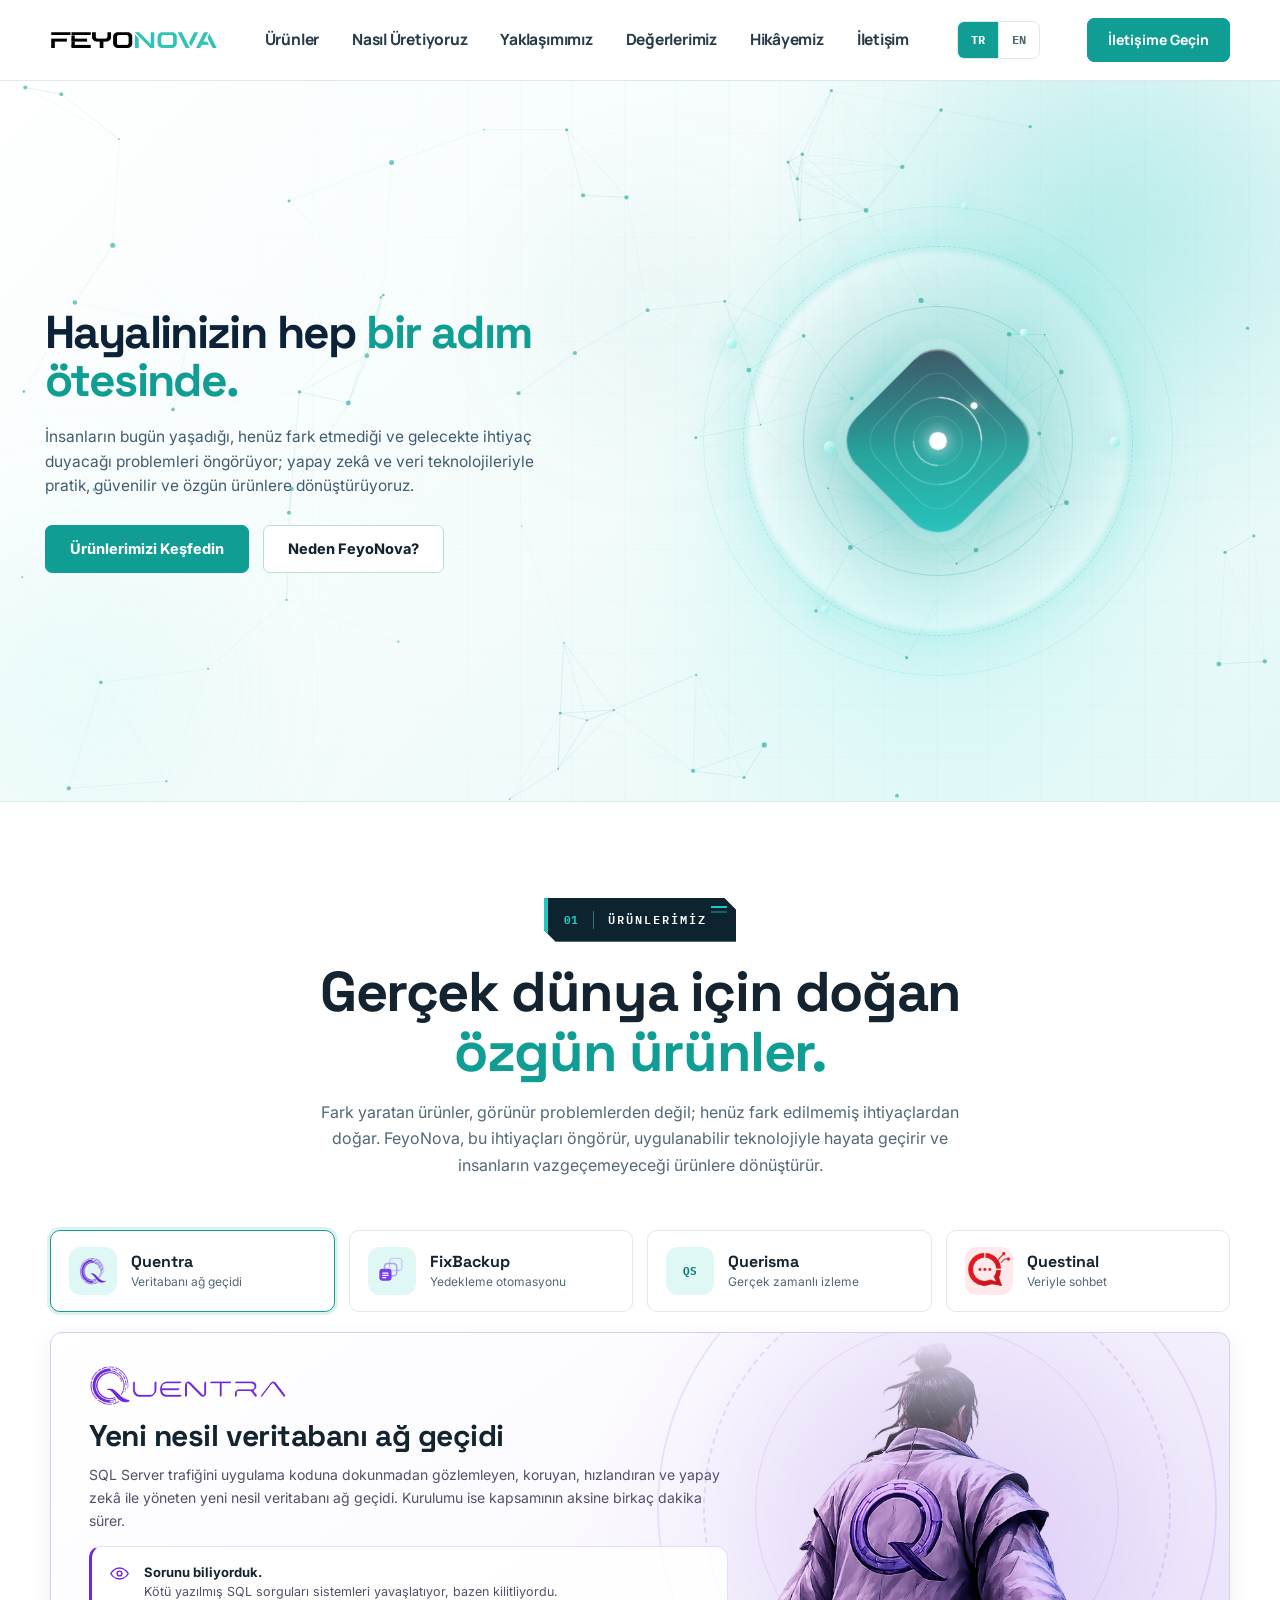
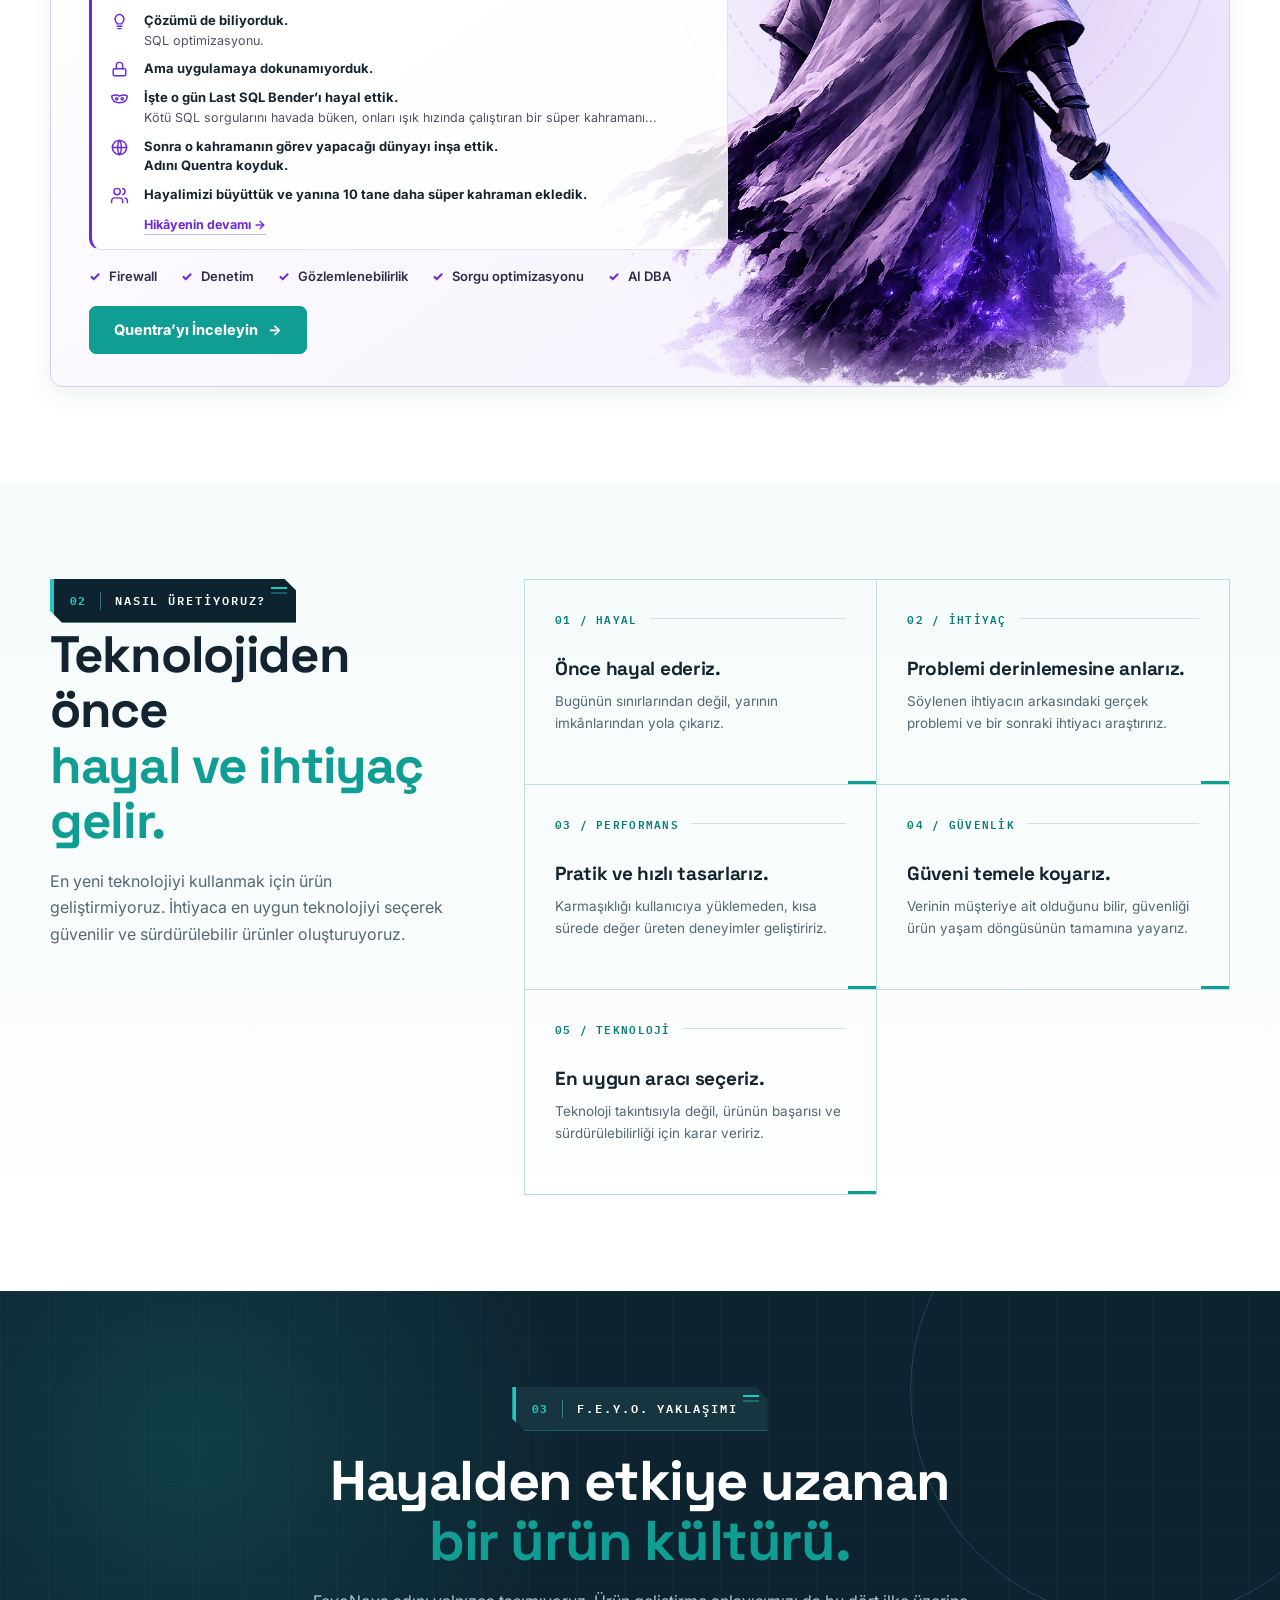
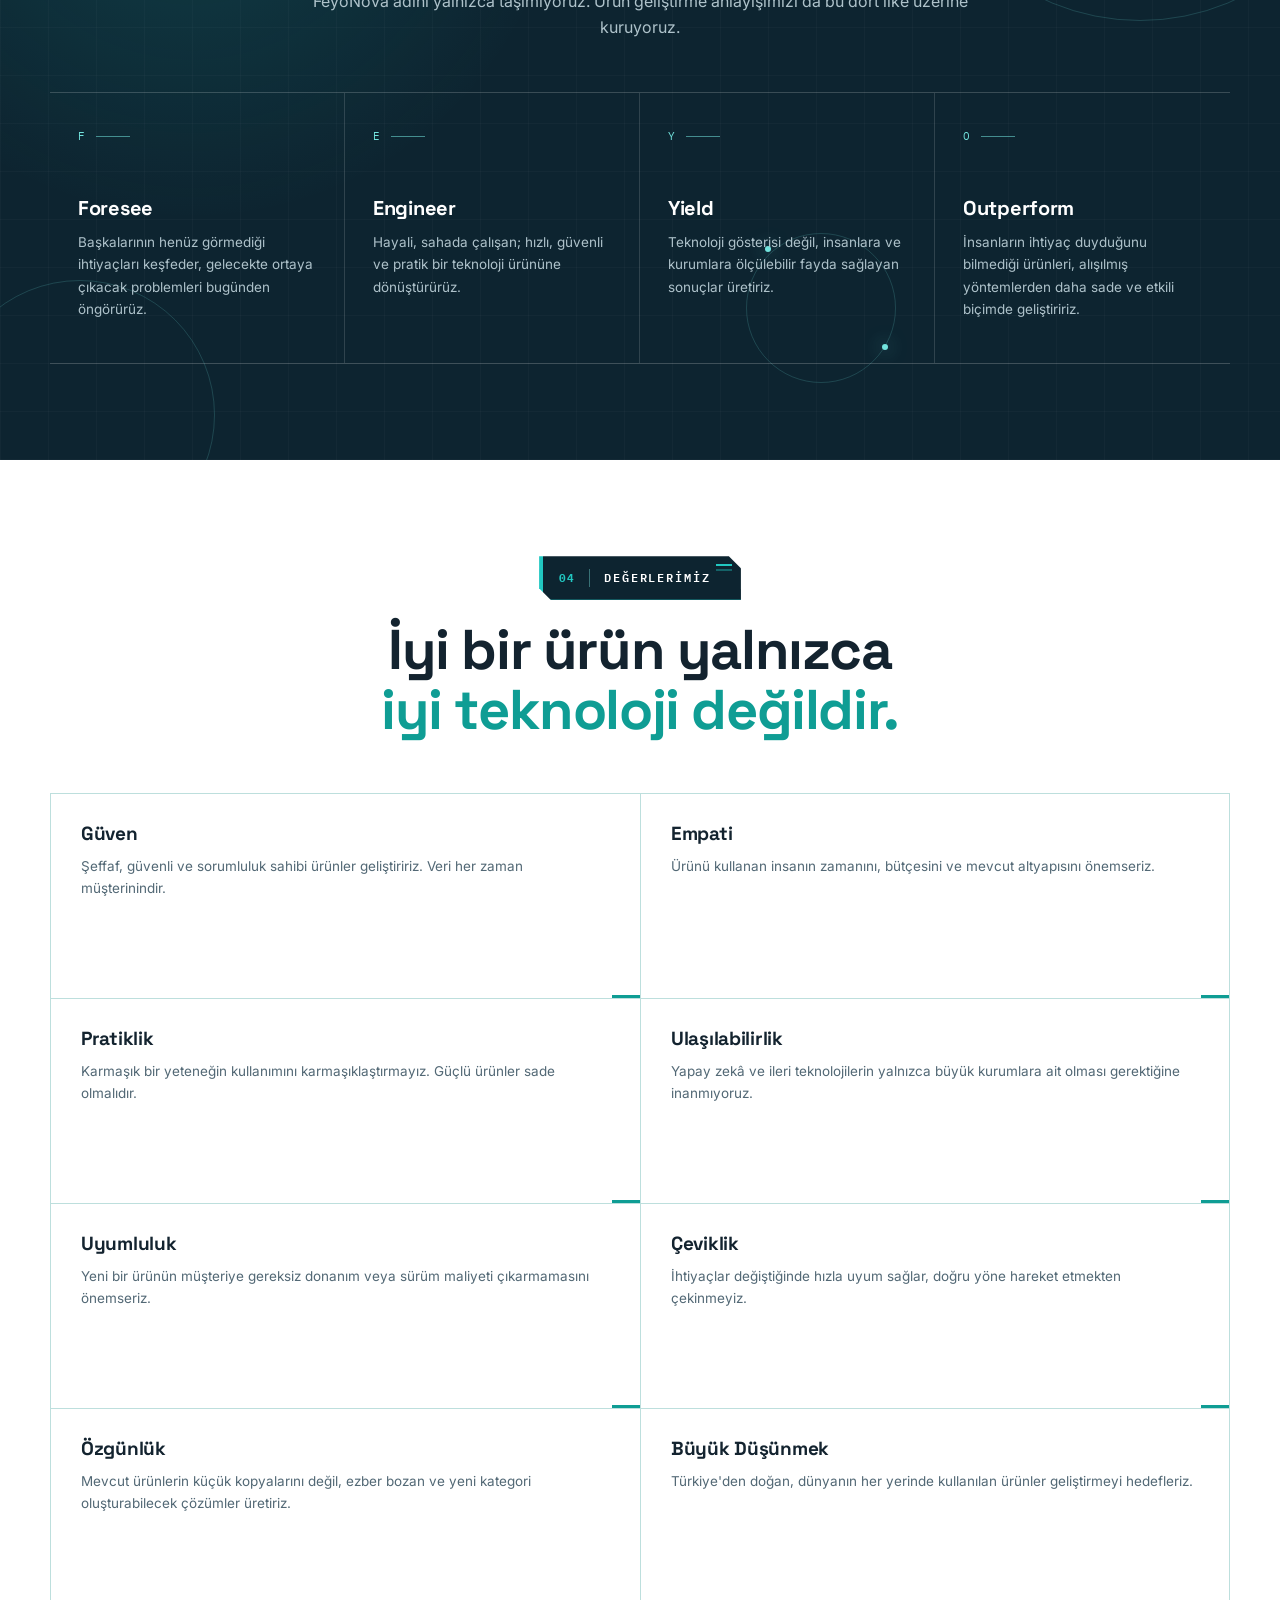
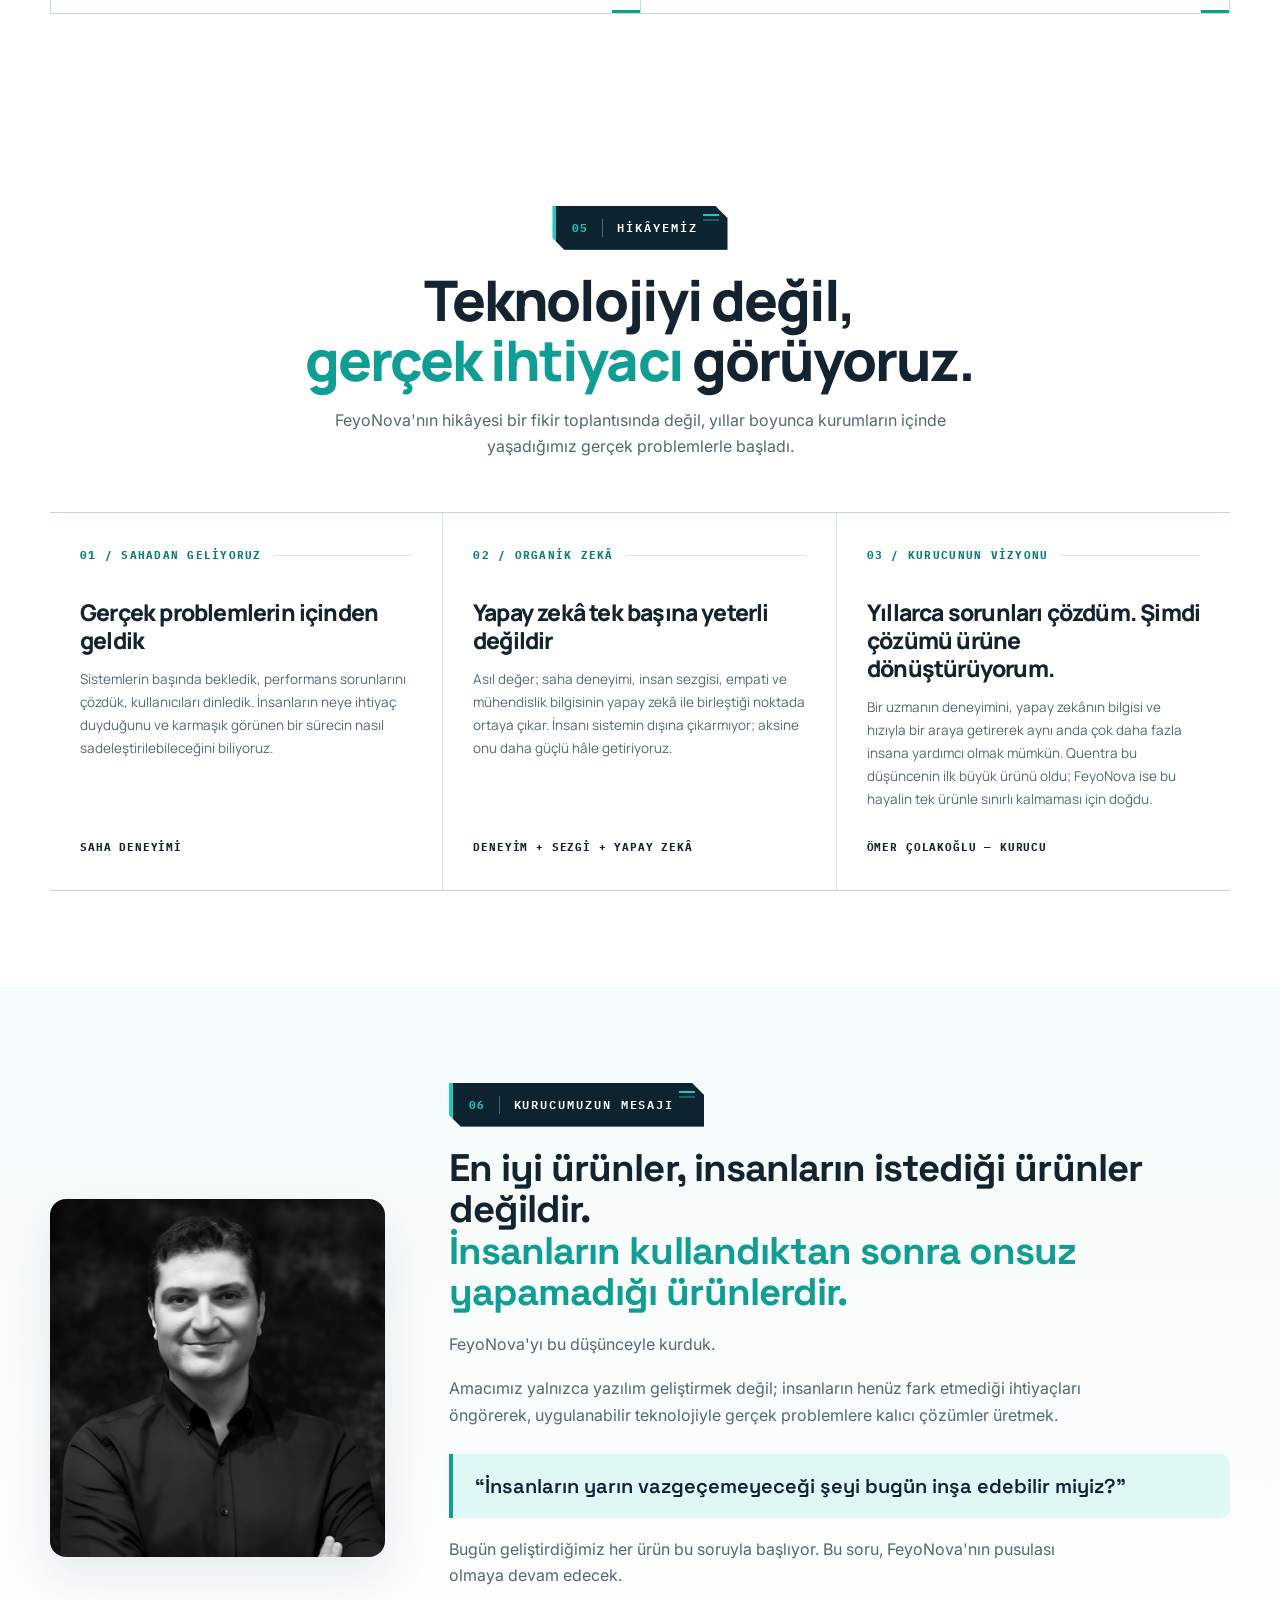
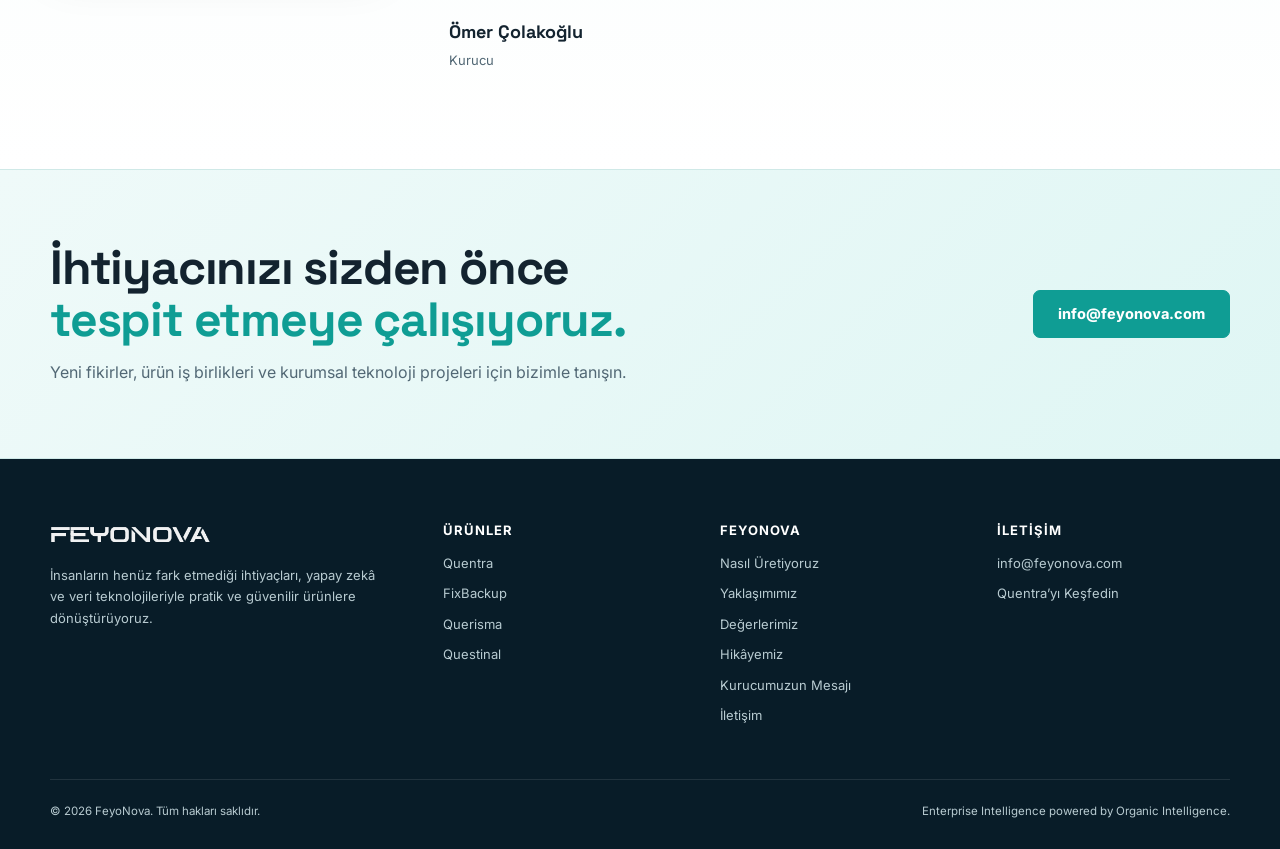
<file: index.html>
<!DOCTYPE html>
<html lang="tr">
<head>
<meta charset="UTF-8">
<meta name="viewport" content="width=device-width, initial-scale=1.0">
<title>FeyoNova — Hayalinizin Hep Bir Adım Ötesinde</title>
<meta name="description" content="FeyoNova, insanların henüz fark etmediği ihtiyaçları öngören; yapay zekâ ve veri teknolojileriyle pratik, güvenilir ve özgün ürünler geliştiren bir inovasyon şirketidir.">
<link rel="icon" type="image/png" data-feyonova-favicon>
<script src="assets/feyonova-favicon.js"></script>
<link rel="preconnect" href="https://fonts.googleapis.com">
<link rel="preconnect" href="https://fonts.gstatic.com" crossorigin>
<link href="https://fonts.googleapis.com/css2?family=Inter:wght@400;500;600;700;800&family=Manrope:wght@500;600;700;800&family=Space+Grotesk:wght@500;600;700&family=IBM+Plex+Mono:wght@500;600&display=swap" rel="stylesheet">
<link rel="stylesheet" href="assets/page-transition.css">
<link rel="stylesheet" href="assets/site-motion.css">
<style>
:root{
  --paper:#fff;
  --paper-2:#f4fbfa;
  --paper-3:#edf8f7;
  --line:#dcebea;
  --ink:#13232f;
  --ink-2:#526875;
  --navy:#0b2239;
  --teal:#0f9d94;
  --teal-deep:#087d77;
  --teal-soft:#21c7c1;
  --teal-pale:#dff7f5;
  --purple:#6d28d9;
  --purple-pale:#f1ebfd;
  --island:#0d2430;
  --island-2:#123440;
  --display:"Space Grotesk",Inter,system-ui,sans-serif;
  --text:Inter,system-ui,-apple-system,"Segoe UI",sans-serif;
  --mono:"IBM Plex Mono",Consolas,monospace;
  --shadow:0 18px 48px rgba(10,57,61,.10);
  --shadow-sm:0 8px 24px rgba(10,57,61,.07);
}

*{box-sizing:border-box}
html{scroll-behavior:smooth}
html,body{overflow-x:clip}
body{margin:0;background:var(--paper);color:var(--ink);font-family:var(--text);font-size:16px;line-height:1.65}
main,header,footer{position:relative}
a{color:inherit;text-decoration:none}
button{font:inherit}
img{display:block;max-width:100%;height:auto}
p{margin:0}
h1,h2,h3,h4{margin:0;font-family:var(--display);font-weight:700;line-height:1.08;letter-spacing:-.025em}
h2{font-size:clamp(34px,4.4vw,56px)}
h3{font-size:21px;letter-spacing:-.015em}
::selection{background:var(--teal);color:#fff}
.container{width:min(1180px,calc(100% - 44px));margin-inline:auto}
section{padding:96px 0;scroll-margin-top:82px}

.section-head{display:flex;flex-direction:column;align-items:center;text-align:center;gap:16px;margin-bottom:52px}
.section-head p{max-width:680px;color:var(--ink-2);font-size:16px}
.section-label{
  position:relative;display:inline-flex;align-items:center;gap:14px;
  margin-bottom:4px;padding:12px 30px 12px 16px;
  background:var(--island);color:#fff;border-left:4px solid var(--teal-soft);
  clip-path:polygon(0 0,calc(100% - 12px) 0,100% 12px,100% 100%,12px 100%,0 calc(100% - 12px));
  box-shadow:inset 0 -1px 0 rgba(33,199,193,.32);
  font-family:var(--mono);font-size:12px;font-weight:600;
  letter-spacing:.16em;text-transform:uppercase;
}
.section-label b{
  padding-right:14px;border-right:1px solid rgba(125,238,232,.38);
  color:var(--teal-soft);font-size:11px;letter-spacing:.08em;
}
.section-label::after{
  content:"";position:absolute;right:9px;top:8px;width:16px;height:2px;
  background:var(--teal-soft);box-shadow:0 5px 0 rgba(33,199,193,.38);
}
.grad{color:var(--teal)}

.btn{
  display:inline-flex;align-items:center;justify-content:center;gap:10px;min-height:48px;padding:0 24px;
  border:1px solid #b8dcd9;border-radius:7px;background:#fff;color:var(--ink);
  font-size:14.5px;font-weight:750;cursor:pointer;transition:transform .18s ease,background .18s ease,border-color .18s ease;
}
.btn:hover{transform:translateY(-1px);background:var(--paper-2);border-color:var(--teal)}
.btn-primary{background:var(--teal);border-color:var(--teal);color:#fff}
.btn-primary:hover{background:var(--teal-deep);border-color:var(--teal-deep);color:#fff}
:focus-visible{outline:3px solid var(--teal-soft);outline-offset:3px;border-radius:3px}

/* Üst menü */
.topbar{position:sticky;top:0;z-index:60;background:rgba(255,255,255,.93);backdrop-filter:blur(14px);border-bottom:1px solid var(--line)}
.nav{height:80px;display:flex;align-items:center;justify-content:space-between;gap:22px}
.brand-logo{height:25px;width:auto}
.menu{display:flex;align-items:center;gap:31px;color:#263c49;font-family:"Manrope",var(--text);font-size:15.5px;font-weight:750;letter-spacing:-.015em}
.menu a{position:relative;padding:8px 1px;border:0;transition:color .2s ease,transform .2s ease}
.menu a::after{content:"";position:absolute;left:0;right:0;bottom:1px;height:2px;background:var(--teal);transform:scaleX(0);transform-origin:right;transition:transform .25s cubic-bezier(.22,.7,.25,1)}
.menu a:hover{color:var(--teal-deep);transform:translateY(-1px)}
.menu a:hover::after{transform:scaleX(1);transform-origin:left}
.nav>.btn{min-height:44px;padding-inline:20px;font-family:"Manrope",var(--text);font-size:14px}
.lang-toggle{display:inline-flex;align-items:center;border:1px solid var(--line);border-radius:7px;overflow:hidden;background:#fff;font-family:var(--mono);font-size:11.5px;font-weight:700;letter-spacing:.06em}
.lang-toggle button{padding:9px 13px;border:0;background:transparent;color:var(--ink-2);cursor:pointer;transition:background .18s ease,color .18s ease}
.lang-toggle button+button{border-left:1px solid var(--line)}
.lang-toggle button.active{background:var(--teal);color:#fff}
.mobile-toggle{display:none;width:44px;height:40px;border:1px solid var(--line);border-radius:8px;background:#fff;cursor:pointer;position:relative}
.mobile-toggle span,.mobile-toggle span::before,.mobile-toggle span::after{content:"";position:absolute;left:9px;right:9px;height:2px;background:var(--ink)}
.mobile-toggle span{top:50%;margin-top:-1px}.mobile-toggle span::before{top:-7px}.mobile-toggle span::after{top:7px}

/* Karşılama */
.hero{
  position:relative;
  padding:0;
  overflow:hidden;
  color:var(--navy);
  background:
    radial-gradient(circle at 84% 24%,rgba(33,199,193,.18),transparent 28%),
    radial-gradient(circle at 72% 74%,rgba(125,238,232,.20),transparent 30%),
    linear-gradient(135deg,#ffffff 0%,#f3fbfb 52%,#e4f8f7 100%);
  border-bottom:1px solid #d8ebec;
}

.hero::before{
  content:"";
  position:absolute;
  inset:0;
  opacity:.28;
  background-image:
    linear-gradient(rgba(15,157,148,.08) 1px,transparent 1px),
    linear-gradient(90deg,rgba(15,157,148,.08) 1px,transparent 1px);
  background-size:52px 52px;
  mask-image:linear-gradient(to right,transparent 0%,black 45%,black 100%);
}

#hero-canvas{
  position:absolute;
  inset:0;
  width:100%;
  height:100%;
  z-index:1;
  pointer-events:none;
}
.aurora{
  position:absolute;
  border-radius:50%;
  filter:blur(70px);
  opacity:.5;
  pointer-events:none;
  will-change:transform;
}
.aurora-1{
  width:520px;height:520px;
  right:-120px;top:-140px;
  background:radial-gradient(circle,rgba(33,199,193,.35),transparent 65%);
  animation:aurora-drift 16s ease-in-out infinite;
}
.aurora-2{
  width:460px;height:460px;
  left:-160px;bottom:-120px;
  background:radial-gradient(circle,rgba(125,238,232,.32),transparent 65%);
  animation:aurora-drift 20s ease-in-out infinite reverse;
}
.aurora-3{
  width:340px;height:340px;
  left:38%;top:8%;
  background:radial-gradient(circle,rgba(15,157,148,.16),transparent 65%);
  animation:aurora-drift 24s ease-in-out 4s infinite;
}
@keyframes aurora-drift{
  0%,100%{transform:translate(0,0) scale(1)}
  33%{transform:translate(60px,40px) scale(1.12)}
  66%{transform:translate(-40px,-30px) scale(.94)}
}

@media (prefers-reduced-motion:reduce){
  .aurora,.nova-glow,.nova-core,.minimal-ring,.minimal-ring::after,
  .minimal-core-dot,.minimal-orbit-dot,.orbit{animation:none}
  #hero-canvas{display:none}
}
.hero-grid{
  position:relative;z-index:2;
  width:min(1440px,calc(100% - clamp(44px,7vw,112px)));
  min-height:clamp(610px,calc(100svh - 74px),720px);
  display:grid;grid-template-columns:minmax(0,.92fr) minmax(440px,1.08fr);
  align-items:center;gap:clamp(36px,4vw,62px);
  padding:clamp(44px,4.5vw,64px) 0;
}
.hero-copy{min-width:0}
.hero h1{font-size:clamp(42px,3.6vw,60px);line-height:1.04;letter-spacing:-.035em;max-width:650px}
.hero-copy>p{max-width:620px;margin:20px 0 26px;color:#405d6d;font-size:clamp(15.5px,1.15vw,17.5px);line-height:1.6}
.hero-actions{display:flex;gap:14px;flex-wrap:wrap}
.orb-wrap{
  position:relative;
  height:520px;
  display:grid;
  place-items:center;
  isolation:isolate;
}

.nova-scene{
  position:relative;
  width:500px;
  height:500px;
  display:grid;
  place-items:center;
  transform:translateX(10px);
}

.nova-glow{
  position:absolute;
  inset:12%;
  border-radius:50%;
  background:
    radial-gradient(circle at 50% 50%,
      rgba(255,255,255,.98) 0 5%,
      rgba(125,238,232,.88) 8%,
      rgba(33,199,193,.45) 18%,
      rgba(15,157,148,.16) 38%,
      transparent 68%);
  filter:blur(2px);
  box-shadow:
    0 0 60px rgba(33,199,193,.24),
    0 0 130px rgba(125,238,232,.20);
  animation:nova-breathe 5s ease-in-out infinite;
}

.nova-core{
  position:relative;
  z-index:6;
  width:150px;
  height:150px;
  border-radius:34px;
  transform:rotate(45deg);
  background:
    linear-gradient(145deg,rgba(255,255,255,.22),rgba(255,255,255,.03)),
    linear-gradient(135deg,#0b2239 0%,#0f9d94 58%,#21c7c1 100%);
  border:1px solid rgba(255,255,255,.42);
  box-shadow:
    inset 0 1px 0 rgba(255,255,255,.4),
    0 22px 60px rgba(15,157,148,.22),
    0 0 0 10px rgba(255,255,255,.18);
  backdrop-filter:blur(14px);
  overflow:hidden;
  animation:minimal-float 6s ease-in-out infinite;
}

.nova-core::before{
  content:"";
  position:absolute;
  inset:18px;
  border-radius:26px;
  border:1px solid rgba(255,255,255,.18);
}

.minimal-ring{
  position:absolute;
  inset:30px;
  border-radius:50%;
  border:1px solid rgba(255,255,255,.30);
  border-top-color:rgba(255,255,255,.95);
  border-right-color:rgba(125,238,232,.75);
  animation:minimal-spin 10s linear infinite;
}

.minimal-ring::after{
  content:"";
  position:absolute;
  inset:18px;
  border-radius:50%;
  border:1px solid rgba(255,255,255,.16);
  border-bottom-color:rgba(255,255,255,.72);
  animation:minimal-spin-reverse 7s linear infinite;
}

.minimal-core-dot{
  position:absolute;
  left:50%;
  top:50%;
  width:18px;
  height:18px;
  border-radius:50%;
  transform:translate(-50%,-50%);
  background:#fff;
  box-shadow:
    0 0 16px rgba(255,255,255,.9),
    0 0 34px rgba(125,238,232,.65);
  animation:minimal-pulse 3.2s ease-in-out infinite;
}

.minimal-orbit-dot{
  position:absolute;
  left:50%;
  top:20px;
  width:7px;
  height:7px;
  margin-left:-3.5px;
  border-radius:50%;
  background:rgba(255,255,255,.95);
  box-shadow:0 0 12px rgba(255,255,255,.8);
  transform-origin:3.5px 55px;
  animation:minimal-orbit 8s linear infinite;
}

.orbit{
  position:absolute;
  border:1px solid rgba(15,157,148,.22);
  border-radius:50%;
  pointer-events:none;
}

.orbit-1{
  width:270px;
  height:270px;
  animation:orbit-spin 22s linear infinite;
}

.orbit-2{
  width:390px;
  height:390px;
  border-style:dashed;
  border-color:rgba(15,157,148,.18);
  animation:orbit-spin 34s linear infinite reverse;
}

.orbit-3{
  width:470px;
  height:470px;
  border-color:rgba(33,199,193,.12);
  animation:orbit-spin 48s linear infinite;
}

.orbit::before,
.orbit::after{
  content:"";
  position:absolute;
  border-radius:50%;
  background:linear-gradient(135deg,#fff,#7deee8);
  box-shadow:0 0 24px rgba(33,199,193,.75);
}

.orbit-1::before{
  width:12px;height:12px;
  left:20px;top:50%;
}

.orbit-1::after{
  width:8px;height:8px;
  right:44px;top:22px;
}

.orbit-2::before{
  width:10px;height:10px;
  right:12px;top:49%;
}

.orbit-2::after{
  width:7px;height:7px;
  left:78px;bottom:22px;
}

.orbit-3::before{
  width:7px;height:7px;
  left:55%;top:-4px;
}

.orbit-3::after{
  width:11px;height:11px;
  left:22px;top:28%;
}

@keyframes orbit-spin{to{transform:rotate(360deg)}}

@keyframes nova-breathe{
  0%,100%{transform:scale(.96);opacity:.78}
  50%{transform:scale(1.08);opacity:1}
}

@keyframes minimal-float{
  0%,100%{transform:rotate(45deg) translateY(0)}
  50%{transform:rotate(45deg) translate(-5px,-5px)}
}

@keyframes minimal-spin{to{transform:rotate(360deg)}}
@keyframes minimal-spin-reverse{to{transform:rotate(-360deg)}}

@keyframes minimal-pulse{
  0%,100%{transform:translate(-50%,-50%) scale(.88);opacity:.78}
  50%{transform:translate(-50%,-50%) scale(1.08);opacity:1}
}

@keyframes minimal-orbit{
  to{transform:rotate(360deg)}
}

/* Ürünler */
.products{background:#fff}
.product-tabs{display:grid;grid-template-columns:repeat(4,minmax(0,1fr));gap:14px;margin-bottom:20px}
.product-tab{display:flex;align-items:center;gap:14px;padding:16px 18px;border:1px solid var(--line);border-radius:10px;background:#fff;cursor:pointer;text-align:left;font:inherit;color:var(--ink);transition:transform .18s ease,border-color .18s ease,box-shadow .18s ease}
.product-tab:hover{transform:translateY(-2px);box-shadow:var(--shadow-sm);border-color:#aad9d5}
.product-tab.active{border-color:var(--teal);box-shadow:0 0 0 3px rgba(15,157,148,.14)}
.pt-name{display:block;font-family:var(--display);font-weight:700;font-size:16px;line-height:1.2}
.pt-sub{display:block;margin-top:3px;color:var(--ink-2);font-size:12px;line-height:1.35}
.product-pane{display:none}
.product-pane.active{display:block}
.pane-simple{position:relative;overflow:hidden;min-height:280px;padding:clamp(28px,4vw,46px);border:1px solid var(--line);border-radius:12px;background:linear-gradient(145deg,#fff,#f3fbfa);box-shadow:var(--shadow-sm)}
.pane-simple h3{font-size:clamp(24px,2.6vw,32px)}
.pane-simple p{max-width:640px;margin-top:14px;color:var(--ink-2);font-size:15.5px}
.pane-simple .btn{margin-top:26px}
.soon-tag{display:inline-flex;margin-bottom:18px;padding:7px 12px;border:1px solid rgba(15,157,148,.12);border-radius:5px;background:rgba(15,157,148,.07);color:rgba(8,125,119,.62);font-family:var(--mono);font-size:10px;letter-spacing:.1em;text-transform:uppercase}
.fb-pane{border-color:#cfe9e7;background:linear-gradient(145deg,#fff 0%,#eefaf9 100%)}
.fb-pane>*{position:relative;z-index:1}
.fb-pane h3{font-size:clamp(22px,2.4vw,30px);line-height:1.15}
.fb-pane .q-story{border-color:#d3ecea;border-left-color:var(--teal)}
.fb-pane .q-row svg{stroke:var(--teal-deep)}
.fb-pane .q-story>a{color:var(--teal-deep);border-bottom-color:rgba(8,125,119,.35)}
.fb-pane .q-story>a:hover{color:var(--navy);border-bottom-color:var(--navy)}
.fb-pane .feature-list li::before{color:var(--teal-deep)}
.fb-logo{display:block;width:min(190px,60%);margin:0 0 16px}
.fb-lead{max-width:52%}
.fb-img{
  position:absolute;right:-1%;top:0;width:48%;height:100%;
  object-fit:contain;object-position:center right;
  z-index:0;pointer-events:none;mix-blend-mode:multiply;
  -webkit-mask-image:radial-gradient(ellipse 66% 60% at 50% 50%,#000 58%,transparent 88%);
  mask-image:radial-gradient(ellipse 66% 60% at 50% 50%,#000 58%,transparent 88%);
}
.fb-foot{display:flex;align-items:center;justify-content:space-between;gap:16px 24px;flex-wrap:wrap;margin-top:18px}
.fb-foot .feature-list{margin:0;max-width:none;flex:1 1 auto}
.qs-pane{padding:clamp(20px,2.4vw,30px) clamp(24px,3vw,40px);border-color:#f2d7d9;background:linear-gradient(145deg,#fff 0%,#fdf4f4 100%)}
.qs-pane>*{position:relative;z-index:1}
.qs-pane h3{font-size:clamp(22px,2.4vw,30px);line-height:1.15}
.qs-logo{
  display:block;width:132px;margin:-26px 0 -14px -16px;mix-blend-mode:multiply;
  -webkit-mask-image:radial-gradient(ellipse 74% 74% at 50% 50%,#000 62%,transparent 92%);
  mask-image:radial-gradient(ellipse 74% 74% at 50% 50%,#000 62%,transparent 92%);
}
.qs-accent{color:#e02b36}
.qs-pane .q-story{border-color:#f6dedf;border-left-color:#e02b36}
.qs-pane .q-row svg{stroke:#e02b36}
.qs-pane .q-story>a{color:#e02b36;border-bottom-color:rgba(224,43,54,.35)}
.qs-pane .q-story>a:hover{color:#9f1239;border-bottom-color:#9f1239}
.qs-pane .feature-list li::before{color:#e02b36}
.qs-pane .fb-lead,.qs-pane .q-story{max-width:44%}
.qs-pane .fb-lead{margin-top:10px}
.qs-pane .feature-list{font-size:12.5px;gap:8px 18px;flex:1 1 0;min-width:260px}
.qs-pane .fb-foot{margin-top:14px}
.qs-img{position:absolute;right:clamp(16px,2vw,28px);top:50%;transform:translateY(-50%);width:51%;border:1px solid #e8e2ec;border-radius:12px;box-shadow:0 24px 60px rgba(11,34,57,.28);z-index:0}
.btn-navy{background:var(--navy);border-color:var(--navy);color:#fff}
.btn-navy:hover{background:#123754;border-color:#123754;color:#fff}
.product-pane.qt-pane{display:none;grid-template-columns:minmax(340px,.88fr) minmax(0,1.12fr);align-items:center;gap:clamp(28px,4vw,56px);min-height:610px;padding:clamp(28px,3.2vw,44px);border-color:#f0d3d5;background:radial-gradient(circle at 82% 18%,rgba(227,27,35,.09),transparent 30%),linear-gradient(145deg,#fff 0%,#fdf5f5 100%)}
.product-pane.qt-pane.active{display:grid}
.qt-pane>*{position:relative;z-index:1}
.qt-copy{min-width:0}
.qt-logo{display:block;width:min(390px,92%);height:78px;margin:0 0 22px;object-fit:cover;object-position:center 49%}
.qt-pane h3{max-width:480px;font-size:clamp(25px,2.5vw,36px);line-height:1.12}
.qt-pane h3 span{color:#df2028}
.qt-pane p{max-width:540px;margin-top:15px;font-size:15px;line-height:1.7}
.qt-pane .q-story{max-width:none;margin-top:22px;border-color:#f1d7d9;border-left-color:#df2028;background:rgba(255,255,255,.9)}
.qt-pane .q-row svg{stroke:#df2028}
.qt-pane .q-story>a{color:#c8171f;border-bottom-color:rgba(200,23,31,.32)}
.qt-pane .q-story>a:hover{color:#941118;border-bottom-color:#941118}
.qt-pane .btn{margin-top:26px;background:#df2028;border-color:#df2028;color:#fff}
.qt-pane .btn:hover{background:#b51219;border-color:#b51219}
.qt-preview{min-width:0;margin:0;padding:8px;border:1px solid #ead9dc;border-radius:10px;background:#fff;box-shadow:0 22px 50px rgba(75,17,23,.14)}
.qt-preview img{width:100%;height:auto;border-radius:6px}
.qt-preview figcaption{display:flex;justify-content:space-between;gap:16px;padding:10px 4px 2px;color:#7b6d72;font-family:var(--mono);font-size:9px;letter-spacing:.05em;text-transform:uppercase}
.product-featured{position:relative;overflow:hidden;padding:clamp(22px,2.6vw,32px) clamp(24px,3vw,40px);border:1px solid #d8cdf1;border-radius:12px;background:linear-gradient(145deg,#fff 0%,#f5f1fd 100%);box-shadow:var(--shadow-sm)}
.product-featured::after{content:"Q";position:absolute;right:-18px;bottom:-94px;font-family:var(--display);font-size:300px;font-weight:700;line-height:1;color:rgba(109,40,217,.055);pointer-events:none}
.product-featured>*{position:relative;z-index:1}
.product-tag{display:inline-flex;padding:7px 12px;border-radius:5px;background:var(--purple);color:#fff;font-family:var(--mono);font-size:10px;letter-spacing:.1em;text-transform:uppercase}
.product-logo{width:min(200px,60%);margin:0 0 14px}
.product-featured h3{font-size:clamp(22px,2.4vw,30px)}
.product-featured>p{max-width:58%;margin-top:10px;color:#554e69;font-size:14px}
.q-story{position:relative;max-width:58%;margin-top:14px;padding:16px 18px 14px;border:1px solid #e6ddf8;border-left:3px solid var(--purple);border-radius:12px;background:rgba(255,255,255,.85);color:#554e69;font-size:12.5px;line-height:1.5}
.q-row{display:grid;grid-template-columns:22px 1fr;gap:12px;align-items:start}
.q-row+.q-row{margin-top:9px}
.q-row svg{width:19px;height:19px;margin-top:1px;stroke:var(--purple);fill:none;stroke-width:1.8;stroke-linecap:round;stroke-linejoin:round}
.q-row b{display:block;color:var(--ink);font-size:13px}
.q-row span{display:block;margin-top:1px}
.q-story>a{display:inline-block;margin:11px 0 0 34px;color:var(--purple);font-weight:700;font-size:12.5px;border-bottom:1px solid rgba(109,40,217,.35)}
.q-story>a:hover{color:#4c1d95;border-bottom-color:#4c1d95}
.product-featured::before{content:"";position:absolute;right:-8%;top:-12%;width:75%;height:130%;background:radial-gradient(circle at 68% 42%,rgba(109,40,217,.13),transparent 62%);pointer-events:none}
.q-bender{
  position:absolute;right:-2%;bottom:0;width:60%;height:100%;
  object-fit:cover;object-position:center bottom;
  z-index:0;pointer-events:none;mix-blend-mode:multiply;
  -webkit-mask-image:radial-gradient(ellipse 62% 70% at 52% 58%,#000 52%,transparent 82%);
  mask-image:radial-gradient(ellipse 62% 70% at 52% 58%,#000 52%,transparent 82%);
}
.q-halo{position:absolute;right:1%;top:-16%;width:min(560px,52%);aspect-ratio:1;border-radius:50%;z-index:0;border:2px solid rgba(109,40,217,.10);background:radial-gradient(circle,rgba(109,40,217,.10),transparent 65%);pointer-events:none}
.q-halo::before{content:"";position:absolute;inset:44px;border-radius:50%;border:2px dashed rgba(109,40,217,.13)}
.q-halo::after{content:"";position:absolute;inset:96px;border-radius:50%;border:1px solid rgba(109,40,217,.10)}
.feature-list{list-style:none;display:flex;flex-wrap:wrap;gap:8px 24px;padding:0;margin:16px 0 18px;max-width:72%;color:#332c47;font-size:13px;font-weight:600}
.feature-list li::before{content:"✓";color:var(--purple);font-weight:800;margin-right:9px}
.product-icon{display:grid;place-items:center;flex:none;width:48px;height:48px;border-radius:12px;background:var(--teal-pale);color:var(--teal-deep);font-family:var(--mono);font-size:11px;font-weight:700}
.product-icon img{width:30px;height:30px}.product-icon.questinal{position:relative;overflow:hidden;background:#ffe9ea;color:#c5131a}.product-icon.questinal img{position:absolute;left:-13px;top:50%;width:200px;max-width:none;height:auto;transform:translateY(-50%)}
.product-link{display:inline-flex;align-items:center;gap:8px;padding:8px 0;color:var(--purple);font-family:var(--mono);font-size:10.5px;font-weight:700;letter-spacing:.08em;text-transform:uppercase;white-space:nowrap;border-bottom:1px solid rgba(109,40,217,.28);transition:color .18s ease,border-color .18s ease,gap .18s ease}
.product-link:hover{color:#4c1d95;border-bottom-color:#4c1d95;gap:12px}

/* Teknoloji */
.technology{background:linear-gradient(180deg,var(--paper-2),#fff)}
.tech-layout{display:grid;grid-template-columns:minmax(260px,.72fr) minmax(0,1.28fr);gap:clamp(38px,6vw,78px);align-items:start}
.tech-intro{position:sticky;top:112px}.tech-intro h2{font-size:clamp(34px,4vw,52px)}.tech-intro p{margin-top:20px;color:var(--ink-2);max-width:420px}
.tech-grid{
  display:grid;grid-template-columns:repeat(2,minmax(0,1fr));gap:0;
  border-top:1px solid #bddfdd;border-left:1px solid #bddfdd;
}
.tech-item{
  position:relative;min-height:205px;padding:30px;
  border:0;border-right:1px solid #bddfdd;border-bottom:1px solid #bddfdd;
  border-radius:0;background:transparent;
}
.tech-item::after{content:"";position:absolute;right:0;bottom:0;width:28px;height:3px;background:var(--teal)}
.tech-num{display:flex;align-items:center;gap:12px;margin-bottom:32px;color:var(--teal-deep);font-family:var(--mono);font-size:10.5px;font-weight:600;letter-spacing:.12em;text-transform:uppercase}
.tech-num::after{content:"";height:1px;flex:1;background:#c9e4e2}
.tech-item h3{font-size:19px}.tech-item p{margin-top:10px;color:var(--ink-2);font-size:13.5px}

/* Yaklaşım */
.approach{position:relative;background:var(--island);color:#fff;overflow:clip}
.approach::before{content:"";position:absolute;inset:0;background:radial-gradient(circle at 15% 20%,rgba(33,199,193,.16),transparent 30%),linear-gradient(rgba(255,255,255,.025) 1px,transparent 1px),linear-gradient(90deg,rgba(255,255,255,.025) 1px,transparent 1px);background-size:auto,48px 48px,48px 48px;animation:approach-grid 16s linear infinite}
.approach::after{content:"";position:absolute;left:-48%;top:31%;width:48%;height:1px;background:linear-gradient(90deg,transparent,rgba(114,227,221,.9),transparent);box-shadow:0 0 24px rgba(114,227,221,.42);animation:approach-scan 8s cubic-bezier(.35,0,.3,1) infinite}
.approach .container{position:relative;z-index:2}.approach .section-head p{color:#aec2ca}
.approach-field{position:absolute;inset:0;z-index:1;pointer-events:none;overflow:hidden}
.approach-field span{position:absolute;display:block;border:1px solid rgba(114,227,221,.18);border-radius:50%;animation:approach-orbit 18s linear infinite}
.approach-field span::before,.approach-field span::after{content:"";position:absolute;width:6px;height:6px;border-radius:50%;background:#72e3dd;box-shadow:0 0 18px rgba(114,227,221,.75)}
.approach-field span::before{left:12%;top:8%}.approach-field span::after{right:5%;bottom:22%}
.approach-field span:nth-child(1){width:460px;height:460px;right:-90px;top:-130px}
.approach-field span:nth-child(2){width:270px;height:270px;left:-55px;bottom:-90px;animation-duration:13s;animation-direction:reverse}
.approach-field span:nth-child(3){width:150px;height:150px;right:30%;bottom:10%;animation-duration:10s}
@keyframes approach-grid{to{background-position:0 0,48px 48px,48px 48px}}
@keyframes approach-scan{0%,12%{transform:translateX(0);opacity:0}20%{opacity:1}70%,100%{transform:translateX(310%);opacity:0}}
@keyframes approach-orbit{to{transform:rotate(360deg)}}
.approach .section-label{background:#173540;box-shadow:inset 0 -1px 0 rgba(33,199,193,.45),0 8px 24px rgba(0,0,0,.16)}
.principles{display:grid;grid-template-columns:repeat(4,minmax(0,1fr));gap:0;border-top:1px solid rgba(255,255,255,.18);border-bottom:1px solid rgba(255,255,255,.18)}
.principle{min-height:270px;padding:34px 28px;border:0;border-right:1px solid rgba(255,255,255,.14);border-radius:0;background:transparent}
.principle:last-child{border-right:0}
.principle .p-num{display:flex;align-items:center;gap:10px;width:auto;height:auto;margin-bottom:52px;border-radius:0;background:none;color:#72e3dd;font-family:var(--mono);font-size:11px;letter-spacing:.12em}
.principle .p-num::after{content:"";width:34px;height:1px;background:rgba(114,227,221,.55)}
.principle h3{font-size:20px}.principle p{margin-top:12px;color:#aec2ca;font-size:13.5px}

/* Gündem */
.agenda{background:#fff}
.agenda-grid{display:grid;grid-template-columns:repeat(3,minmax(0,1fr));gap:0;border-top:1px solid #bfd8d7;border-bottom:1px solid #bfd8d7}
.agenda-card{min-height:310px;padding:34px 30px;border:0;border-right:1px solid #d3e5e4;border-radius:0;background:transparent;display:flex;flex-direction:column}
.agenda-card:last-child{border-right:0}
.agenda-card .tag{display:flex;align-items:center;gap:12px;color:var(--teal-deep);font-family:var(--mono);font-size:10.5px;font-weight:700;letter-spacing:.12em;text-transform:uppercase}
.agenda-card .tag::after{content:"";height:1px;flex:1;background:#d3e5e4}
.agenda .section-head h2,.agenda-card h3{font-family:"Manrope",var(--display);font-weight:800;letter-spacing:-.035em}
.agenda-card h3{margin-top:34px;font-size:23px;line-height:1.22}.agenda-card p{margin-top:14px;color:var(--ink-2);font-family:"Manrope",var(--text);font-size:13.5px;line-height:1.7}.agenda-card strong{margin-top:auto;padding-top:28px;color:var(--ink);font-family:var(--mono);font-size:10.5px;letter-spacing:.08em;text-transform:uppercase}

/* Kurucumuzun Mesajı */
.founder{background:linear-gradient(180deg,var(--paper-2),#fff)}
.founder-grid{display:grid;grid-template-columns:minmax(240px,.6fr) 1.4fr;gap:clamp(36px,5vw,64px);align-items:center}
.founder-photo img{width:100%;border-radius:16px;box-shadow:var(--shadow)}
.founder-copy h2{margin-top:16px;font-size:clamp(26px,3vw,40px)}
.founder-copy p{margin-top:18px;max-width:640px;color:var(--ink-2);font-size:16px}
.founder-quote{margin:26px 0 0;padding:18px 22px;border-left:4px solid var(--teal);border-radius:0 10px 10px 0;background:var(--teal-pale);font-family:var(--display);font-size:20px;font-weight:600;line-height:1.4;color:var(--navy)}
.founder-sign{margin-top:28px}
.founder-sign strong{display:block;font-family:var(--display);font-size:18px}
.founder-sign span{color:var(--ink-2);font-size:13px}

/* İletişim */
.cta{padding:72px 0;background:linear-gradient(135deg,#effaf9,#dff6f4);border-top:1px solid #cfe9e7;border-bottom:1px solid #cfe9e7}
.cta-row{display:grid;grid-template-columns:minmax(0,1fr) auto;align-items:center;gap:32px}
.cta h2{font-size:clamp(32px,4vw,48px);max-width:760px}.cta p{margin-top:14px;color:var(--ink-2)}

footer{padding:64px 0 28px;background:#081c28;color:#b8cbd1}
.footer-grid{display:grid;grid-template-columns:1.5fr repeat(3,1fr);gap:44px}
.brand-logo-footer{height:24px;filter:brightness(0) invert(1);opacity:.94}
.footer-about{max-width:330px;margin-top:18px;font-size:13px}
footer h4{margin-bottom:16px;color:#fff;font-family:var(--text);font-size:13px;letter-spacing:.08em;text-transform:uppercase}
footer a{display:block;margin:9px 0;color:#b8cbd1;font-size:13px}footer a:hover{color:#fff}
.copyright{display:flex;justify-content:space-between;gap:20px;margin-top:44px;padding-top:22px;border-top:1px solid rgba(255,255,255,.1);font-size:11.5px}

@media(max-width:1040px){
  .hero-grid{grid-template-columns:1fr;min-height:0;padding:70px 0 54px}
  .hero-copy{text-align:center;display:flex;flex-direction:column;align-items:center}
  .orb-wrap{height:330px}.nova-scene{transform:scale(.72);transform-origin:center}
  .product-tabs{grid-template-columns:repeat(2,minmax(0,1fr))}
  .tech-layout{grid-template-columns:1fr}.tech-intro{position:static;text-align:center}.tech-intro p{margin-inline:auto}
  .principles{grid-template-columns:repeat(2,minmax(0,1fr))}
  .qt-pane{grid-template-columns:minmax(250px,.8fr) minmax(0,1.2fr);gap:28px}
}
@media(max-width:980px){
  .menu,.nav>.btn{display:none}.mobile-toggle{display:block}
  .menu.open{display:flex;position:absolute;top:80px;left:0;right:0;flex-direction:column;align-items:stretch;gap:0;padding:12px 24px 20px;background:#fff;border-bottom:1px solid var(--line);box-shadow:var(--shadow)}
  .menu.open a{padding:12px 0;border-bottom:1px solid var(--line)}
  .agenda-grid{grid-template-columns:1fr 1fr}.agenda-card:nth-child(2){border-right:0}.agenda-card:last-child{grid-column:1/-1;border-top:1px solid #d3e5e4}
  .footer-grid{grid-template-columns:1.3fr repeat(2,1fr)}.footer-grid>div:last-child{grid-column:2}
  .qt-pane{grid-template-columns:1fr}.qt-copy{max-width:720px}.qt-preview{margin-top:6px}
}
@media(max-width:700px){
  .container{width:calc(100% - 32px)}section{padding:64px 0}
  h2{font-size:clamp(30px,9vw,38px)}.section-head{margin-bottom:36px}.section-head p{font-size:15px}
  .hero-grid{padding:48px 0 52px}.hero h1{font-size:clamp(38px,11vw,48px);letter-spacing:-.035em}.hero-copy>p{font-size:15.5px;margin:20px 0 26px}
  .hero-actions{width:100%}.hero-actions .btn{flex:1 1 160px}
  .orb-wrap{display:none}
  .product-featured{min-height:0;padding:26px}.product-logo{margin:28px 0 20px}
  .product-featured>p,.q-story,.feature-list{max-width:100%}
  .q-bender{position:static;display:block;width:88%;height:auto;max-height:none;margin:12px auto 0;object-fit:contain}
  .q-halo{display:none}
  .fb-img{position:static;width:94%;height:auto;margin:14px auto 0;display:block}
  .fb-lead{max-width:100%}
  .qs-pane .fb-lead,.qs-pane .q-story{max-width:100%}
  .qs-img{position:static;transform:none;width:100%;margin:14px 0 0}
  .qt-pane{grid-template-columns:1fr;padding:26px}.qt-logo{width:min(340px,92%);height:68px;margin-bottom:18px}.qt-preview{margin-top:6px}.qt-preview figcaption{display:block}
  .tech-grid{grid-template-columns:1fr}.tech-item{min-height:0}
  .principles{grid-template-columns:1fr}.principle{min-height:0;border-right:0;border-bottom:1px solid rgba(255,255,255,.14)}.principle:last-child{border-bottom:0}.principle .p-num{margin-bottom:28px}
  .agenda-grid{grid-template-columns:1fr}.agenda-card,.agenda-card:nth-child(2){min-height:240px;border-right:0;border-bottom:1px solid #d3e5e4}.agenda-card:last-child{grid-column:auto;border-top:0;border-bottom:0}
  .founder-grid{grid-template-columns:1fr}
  .founder-photo{max-width:320px;margin-inline:auto}
  .cta{padding:58px 0}.cta-row{grid-template-columns:1fr;align-items:start}.cta-row .btn{justify-self:start}
  .footer-grid{grid-template-columns:1fr 1fr;gap:34px 24px}.footer-grid>div:first-child{grid-column:1/-1}.footer-grid>div:last-child{grid-column:auto}.copyright{flex-direction:column}
}
@media(max-width:430px){
  .brand-logo{height:20px}
}
@media(prefers-reduced-motion:reduce){html{scroll-behavior:auto}.btn,.product-card{transition:none}.approach::before,.approach::after,.approach-field span{animation:none}}
</style>
</head>
<body>
<div class="page-transition" aria-hidden="true">
  <div class="pt-mark">
    <div class="pt-word"><span class="pt-letter" style="--i:0">F</span><span class="pt-letter" style="--i:1">E</span><span class="pt-letter" style="--i:2">Y</span><span class="pt-letter" style="--i:3">O</span><span class="pt-letter" style="--i:4">N</span><span class="pt-letter" style="--i:5">O</span><span class="pt-letter" style="--i:6">V</span><span class="pt-letter" style="--i:7">A</span></div>
    <span class="pt-line"></span>
    <span class="pt-caption">Enterprise Intelligence</span>
  </div>
</div>
<header class="topbar">
  <div class="container nav">
    <a href="#top" aria-label="FeyoNova ana sayfa"><img src="Logolar/FeyoNovaLogo_Small.png" alt="FeyoNova" class="brand-logo"></a>
    <nav class="menu" id="menu" aria-label="Ana menü">
      <a href="#urunler" data-i18n="nav.products">Ürünler</a>
      <a href="#teknoloji" data-i18n="nav.build">Nasıl Üretiyoruz</a>
      <a href="#yaklasim" data-i18n="nav.approach">Yaklaşımımız</a>
      <a href="#degerler" data-i18n="nav.values">Değerlerimiz</a>
      <a href="#gundem" data-i18n="nav.story">Hikâyemiz</a>
      <a href="#iletisim" data-i18n="nav.contact">İletişim</a>
    </nav>
    <div class="lang-toggle" role="group" aria-label="Dil / Language">
      <button type="button" data-lang="tr" class="active">TR</button>
      <button type="button" data-lang="en">EN</button>
    </div>
    <a class="btn btn-primary" href="mailto:info@feyonova.com" data-i18n="nav.cta">İletişime Geçin</a>
    <button class="mobile-toggle" type="button" aria-label="Menüyü aç" aria-expanded="false" aria-controls="menu"><span></span></button>
  </div>
</header>

<main id="top">
  <section class="hero">
    <div class="aurora aurora-1" aria-hidden="true"></div>
    <div class="aurora aurora-2" aria-hidden="true"></div>
    <div class="aurora aurora-3" aria-hidden="true"></div>
    <canvas id="hero-canvas" aria-hidden="true"></canvas>
    <div class="container hero-grid">
      <div class="hero-copy">
        <h1 data-i18n="hero.title">Hayalinizin hep <span class="grad">bir adım ötesinde.</span></h1>
        <p data-i18n="hero.lead">İnsanların bugün yaşadığı, henüz fark etmediği ve gelecekte ihtiyaç duyacağı problemleri öngörüyor; yapay zekâ ve veri teknolojileriyle pratik, güvenilir ve özgün ürünlere dönüştürüyoruz.</p>
        <div class="hero-actions">
          <a class="btn btn-primary" href="#urunler" data-i18n="hero.cta1">Ürünlerimizi Keşfedin</a>
          <a class="btn" href="#gundem" data-i18n="hero.cta2">Neden FeyoNova?</a>
        </div>
      </div>

      <div class="orb-wrap" aria-hidden="true">
        <div class="nova-scene">
          <div class="nova-glow"></div>
          <div class="orbit orbit-3"></div>
          <div class="orbit orbit-2"></div>
          <div class="orbit orbit-1"></div>
          <div class="nova-core">
            <div class="minimal-ring"></div>
            <div class="minimal-core-dot"></div>
            <div class="minimal-orbit-dot"></div>
          </div>
        </div>
      </div>
    </div>
  </section>

  <section class="products" id="urunler">
    <div class="container">
      <div class="section-head">
        <span class="section-label" data-i18n="products.label"><b>01</b> Ürünlerimiz</span>
        <h2 data-i18n="products.title">Gerçek dünya için doğan<br><span class="grad">özgün ürünler.</span></h2>
        <p data-i18n="products.lead">Fark yaratan ürünler, görünür problemlerden değil; henüz fark edilmemiş ihtiyaçlardan doğar. FeyoNova, bu ihtiyaçları öngörür, uygulanabilir teknolojiyle hayata geçirir ve insanların vazgeçemeyeceği ürünlere dönüştürür.</p>
      </div>
      <div class="product-tabs" role="tablist" aria-label="Ürünler">
        <button type="button" class="product-tab active" data-product="quentra" role="tab" aria-selected="true"><span class="product-icon"><img src="assets/quentra-web/quentra-q.png" alt=""></span><span><span class="pt-name">Quentra</span><span class="pt-sub" data-i18n="tab.quentra">Veritabanı ağ geçidi</span></span></button>
        <button type="button" class="product-tab" data-product="fixbackup" role="tab" aria-selected="false"><span class="product-icon"><img src="assets/fixbackup-web/mark.svg" alt=""></span><span><span class="pt-name">FixBackup</span><span class="pt-sub" data-i18n="tab.fixbackup">Yedekleme otomasyonu</span></span></button>
        <button type="button" class="product-tab" data-product="querisma" role="tab" aria-selected="false"><span class="product-icon">QS</span><span><span class="pt-name">Querisma</span><span class="pt-sub" data-i18n="tab.querisma">Gerçek zamanlı izleme</span></span></button>
        <button type="button" class="product-tab" data-product="erpai" role="tab" aria-selected="false"><span class="product-icon questinal"><img src="assets/questinal-web/questinal-logo-clean.png" alt=""></span><span><span class="pt-name">Questinal</span><span class="pt-sub" data-i18n="tab.erpai">Veriyle sohbet</span></span></button>
      </div>
      <div class="product-detail">
        <article class="product-featured product-pane active" data-pane="quentra">
          <img class="product-logo" src="assets/quentra-web/quentra-logo.png" alt="Quentra">
          <h3 data-i18n="q.title">Yeni nesil veritabanı ağ geçidi</h3>
          <p data-i18n="q.desc">SQL Server trafiğini uygulama koduna dokunmadan gözlemleyen, koruyan, hızlandıran ve yapay zekâ ile yöneten yeni nesil veritabanı ağ geçidi. Kurulumu ise kapsamının aksine birkaç dakika sürer.</p>
          <div class="q-story">
            <div class="q-row">
              <svg viewBox="0 0 24 24" aria-hidden="true"><path d="M1 12s4-7 11-7 11 7 11 7-4 7-11 7S1 12 1 12z"/><circle cx="12" cy="12" r="3"/></svg>
              <div><b data-i18n="q.s1.t">Sorunu biliyorduk.</b><span data-i18n="q.s1.d">Kötü yazılmış SQL sorguları sistemleri yavaşlatıyor, bazen kilitliyordu.</span></div>
            </div>
            <div class="q-row">
              <svg viewBox="0 0 24 24" aria-hidden="true"><path d="M9 18h6M10 21h4M12 3a6 6 0 0 0-4 10c.8.7 1 1.5 1 2h6c0-.5.2-1.3 1-2a6 6 0 0 0-4-10z"/></svg>
              <div><b data-i18n="q.s2.t">Çözümü de biliyorduk.</b><span data-i18n="q.s2.d">SQL optimizasyonu.</span></div>
            </div>
            <div class="q-row">
              <svg viewBox="0 0 24 24" aria-hidden="true"><rect x="4" y="11" width="16" height="9" rx="2"/><path d="M8 11V7a4 4 0 0 1 8 0v4"/></svg>
              <div><b data-i18n="q.s3.t">Ama uygulamaya dokunamıyorduk.</b></div>
            </div>
            <div class="q-row">
              <svg viewBox="0 0 24 24" aria-hidden="true"><path d="M2 9c3-1.6 7-1.6 10 0 3-1.6 7-1.6 10 0-.6 5.4-3.4 8.4-10 8.4S2.6 14.4 2 9z"/><circle cx="8.5" cy="12.4" r="1.4"/><circle cx="15.5" cy="12.4" r="1.4"/></svg>
              <div><b data-i18n="q.s4.t">İşte o gün Last SQL Bender’ı hayal ettik.</b><span data-i18n="q.s4.d">Kötü SQL sorgularını havada büken, onları ışık hızında çalıştıran bir süper kahramanı...</span></div>
            </div>
            <div class="q-row">
              <svg viewBox="0 0 24 24" aria-hidden="true"><circle cx="12" cy="12" r="9"/><path d="M3 12h18M12 3c3 3 3 15 0 18-3-3-3-15 0-18z"/></svg>
              <div><b data-i18n="q.s5.t">Sonra o kahramanın görev yapacağı dünyayı inşa ettik.</b><b data-i18n="q.s5.d">Adını Quentra koyduk.</b></div>
            </div>
            <div class="q-row">
              <svg viewBox="0 0 24 24" aria-hidden="true"><path d="M16 21v-2a4 4 0 0 0-4-4H6a4 4 0 0 0-4 4v2"/><circle cx="9" cy="7" r="4"/><path d="M22 21v-2a4 4 0 0 0-3-3.87M16 3.13a4 4 0 0 1 0 7.75"/></svg>
              <div><b data-i18n="q.s6.t">Hayalimizi büyüttük ve yanına 10 tane daha süper kahraman ekledik.</b></div>
            </div>
            <a href="/quentra" data-i18n="q.storyLink">Hikâyenin devamı →</a>
          </div>
          <ul class="feature-list">
            <li data-i18n="q.f1">Firewall</li><li data-i18n="q.f2">Denetim</li><li data-i18n="q.f3">Gözlemlenebilirlik</li><li data-i18n="q.f4">Sorgu optimizasyonu</li><li data-i18n="q.f5">AI DBA</li>
          </ul>
          <a class="btn btn-primary" href="/quentra" aria-label="Quentra ürün sayfasını inceleyin" data-i18n="q.cta">Quentra’yı İnceleyin <span aria-hidden="true">→</span></a>
          <div class="q-halo" aria-hidden="true"></div>
          <img class="q-bender" src="assets/quentra-web/lastsqlbenderlight.png" alt="Last SQL Bender">
        </article>
        <article class="pane-simple product-pane fb-pane" data-pane="fixbackup">
          <img class="fb-logo" src="assets/fixbackup-web/logo-light.svg" alt="FixBackup">
          <h3 data-i18n="fb.title">Yedek alıyorduk.<br>Ama gerçekten koruyor muyduk?</h3>
          <p class="fb-lead" data-i18n="fb.lead">SQL Server'ın güçlü yedekleme altyapısını tek bir komutla kolayca yönetmenizi sağlayan güvenli ve akıllı yedekleme otomasyonu.</p>
          <div class="q-story">
            <div class="q-row">
              <svg viewBox="0 0 24 24" aria-hidden="true"><ellipse cx="12" cy="5" rx="8" ry="3"/><path d="M4 5v14c0 1.7 3.6 3 8 3s8-1.3 8-3V5"/><path d="M4 12c0 1.7 3.6 3 8 3s8-1.3 8-3"/></svg>
              <div><b data-i18n="fb.s1.t">Sorunu biliyorduk.</b><span data-i18n="fb.s1.d">Yedekler çoğunlukla günde yalnızca bir kez alınıyordu.</span></div>
            </div>
            <div class="q-row">
              <svg viewBox="0 0 24 24" aria-hidden="true"><path d="M13 2 4 14h6l-1 8 9-12h-6l1-8z"/></svg>
              <div><b data-i18n="fb.s2.t">Çözümü de biliyorduk.</b><span data-i18n="fb.s2.d">SQL Server'ın Full, Differential ve Transaction Log Backup altyapısı.</span></div>
            </div>
            <div class="q-row">
              <svg viewBox="0 0 24 24" aria-hidden="true"><circle cx="12" cy="12" r="3"/><path d="M12 2v3M12 19v3M2 12h3M19 12h3M4.9 4.9 7 7M17 17l2.1 2.1M19.1 4.9 17 7M7 17l-2.1 2.1"/></svg>
              <div><b data-i18n="fb.s3.t">Ama yönetmek zordu.</b><span data-i18n="fb.s3.d">Doğru strateji, otomasyon ve çoklu hedef yönetimi uzmanlık gerektiriyordu.</span></div>
            </div>
            <div class="q-row">
              <svg viewBox="0 0 24 24" aria-hidden="true"><rect x="4" y="11" width="16" height="9" rx="2"/><path d="M8 11V7a4 4 0 0 1 8 0v4"/></svg>
              <div><b data-i18n="fb.s4.t">Bir de başka bir sorun vardı.</b><span data-i18n="fb.s4.d">Yedekler çoğu zaman aynı sistemdeydi. Bir saldırı veya fidye yazılımı, hem veriyi hem de yedeği hedef alabiliyordu.</span></div>
            </div>
            <div class="q-row">
              <svg viewBox="0 0 24 24" aria-hidden="true"><path d="M12 3l1.9 5.1L19 10l-5.1 1.9L12 17l-1.9-5.1L5 10l5.1-1.9L12 3z"/><path d="M19 15l.9 2.1L22 18l-2.1.9L19 21l-.9-2.1L16 18l2.1-.9L19 15z"/></svg>
              <div><b data-i18n="fb.s5.t">İşte o gün FixBackup'ı geliştirdik.</b><span data-i18n="fb.s5.d">Tek bir komutla kurulan, SQL Server için güvenli ve akıllı yedekleme otomasyonu.</span></div>
            </div>
            <div class="q-row">
              <svg viewBox="0 0 24 24" aria-hidden="true"><path d="M4.5 16.5c-1.5 1.3-2 5-2 5s3.7-.5 5-2c.7-.8.7-2.1-.1-2.9-.8-.8-2.1-.8-2.9-.1z"/><path d="M12 15l-3-3a22 22 0 0 1 2-4A12.9 12.9 0 0 1 22 2c0 2.7-.8 7.5-6 11a22 22 0 0 1-4 2z"/><path d="M9 12H4s.6-3 2-4c1.6-1.1 5 0 5 0M12 15v5s3-.6 4-2c1.1-1.6 0-5 0-5"/></svg>
              <div><b data-i18n="fb.s6.t">Sonra veri kaybını değil, veri sürekliliğini yöneten bir platform inşa ettik.</b><b data-i18n="fb.s6.d">Adını FixBackup koyduk.</b></div>
            </div>
            <a href="/fixbackup" data-direct-navigation data-i18n="q.storyLink">Hikâyenin devamı →</a>
          </div>
          <div class="fb-foot">
            <ul class="feature-list">
              <li>Full Backup</li><li>Differential Backup</li><li>Transaction Log</li><li>Multi Destination</li><li>Backup Verification</li>
            </ul>
            <a class="btn btn-primary" href="/fixbackup" data-direct-navigation aria-label="FixBackup ürün sayfasını aç" data-i18n="fb.cta">FixBackup'ı inceleyin <span aria-hidden="true">→</span></a>
          </div>
          <img class="fb-img" src="assets/quentra-web/fixbackup.png" alt="">
        </article>
        <article class="pane-simple product-pane qs-pane" data-pane="querisma">
          <span class="soon-tag" data-i18n="soon">Yakında</span>
          <img class="qs-logo" src="Logolar/querismalogo.png" alt="Querisma — SQL Server Monitor">
          <h3 data-i18n="qs.title">SQL Server'ınızı<br><span class="qs-accent">gerçek zamanlı</span> izleyin</h3>
          <p class="fb-lead" data-i18n="qs.lead">Performans, sorgular, beklemeler, bloklamalar ve sistem sağlığı... Hepsi tek ekranda, anlık ve detaylı.</p>
          <div class="q-story">
            <div class="q-row">
              <svg viewBox="0 0 24 24" aria-hidden="true"><path d="M3 3v18h18"/><path d="M7 17v-5M12 17V9M17 17V6"/></svg>
              <div><b data-i18n="qs.s1.t">Her Şeyi Anlık İzleyin.</b><span data-i18n="qs.s1.d">CPU, bellek, disk, TempDB ve I/O metriklerini gerçek zamanlı izleyin.</span></div>
            </div>
            <div class="q-row">
              <svg viewBox="0 0 24 24" aria-hidden="true"><circle cx="12" cy="12" r="9"/><path d="M12 7v5l3 3"/></svg>
              <div><b data-i18n="qs.s2.t">Beklemeleri ve Darboğazları Bulun.</b><span data-i18n="qs.s2.d">Wait Statistics, blocking zincirleri ve performans sorunlarını anında tespit edin.</span></div>
            </div>
            <div class="q-row">
              <svg viewBox="0 0 24 24" aria-hidden="true"><rect x="4" y="3" width="13" height="18" rx="2"/><path d="M8 8h5M8 12h3"/><circle cx="15.5" cy="15.5" r="3"/><path d="M18 18l2.5 2.5"/></svg>
              <div><b data-i18n="qs.s3.t">En Maliyetli Sorguları Keşfedin.</b><span data-i18n="qs.s3.d">CPU, Logical Read ve süreye göre en çok kaynak tüketen sorguları saniyeler içinde bulun.</span></div>
            </div>
            <div class="q-row">
              <svg viewBox="0 0 24 24" aria-hidden="true"><rect x="9" y="3" width="6" height="5" rx="1"/><rect x="3" y="16" width="6" height="5" rx="1"/><rect x="15" y="16" width="6" height="5" rx="1"/><path d="M12 8v4M12 12H6v4M12 12h6v4"/></svg>
              <div><b data-i18n="qs.s4.t">Bloklama &amp; Deadlock Analizi.</b><span data-i18n="qs.s4.d">Bloklama zincirlerini görselleştirin, deadlock'ları analiz edin ve kök sebebe hızla ulaşın.</span></div>
            </div>
            <div class="q-row">
              <svg viewBox="0 0 24 24" aria-hidden="true"><path d="M18 9a6 6 0 1 0-12 0c0 7-3 8-3 8h18s-3-1-3-8"/><path d="M10.3 21a2 2 0 0 0 3.4 0"/></svg>
              <div><b data-i18n="qs.s5.t">Akıllı Uyarılarla Her Zaman Bir Adım Önde Olun.</b><span data-i18n="qs.s5.d">Kritik durumları kullanıcılar fark etmeden önce görün ve anında müdahale edin.</span></div>
            </div>
            <div class="q-row">
              <svg viewBox="0 0 24 24" aria-hidden="true"><path d="M4.5 16.5c-1.5 1.3-2 5-2 5s3.7-.5 5-2c.7-.8.7-2.1-.1-2.9-.8-.8-2.1-.8-2.9-.1z"/><path d="M12 15l-3-3a22 22 0 0 1 2-4A12.9 12.9 0 0 1 22 2c0 2.7-.8 7.5-6 11a22 22 0 0 1-4 2z"/><path d="M9 12H4s.6-3 2-4c1.6-1.1 5 0 5 0M12 15v5s3-.6 4-2c1.1-1.6 0-5 0-5"/></svg>
              <div><b data-i18n="qs.s6.t">Dakikalar İçinde Hazır.</b><span data-i18n="qs.s6.d">Tek çalıştırılabilir dosya. Agent yok, ek veritabanı yok, karmaşık kurulum yok.</span></div>
            </div>
            <a href="/querisma" data-i18n="qs.link">Tüm özellikleri keşfedin →</a>
          </div>
          <div class="fb-foot">
            <ul class="feature-list">
              <li data-i18n="qs.f1">Canlı İzleme</li><li data-i18n="qs.f2">Bekleme Analizi</li><li data-i18n="qs.f3">En Maliyetli Sorgular</li><li data-i18n="qs.f4">Bloklama Zinciri</li><li data-i18n="qs.f5">Deadlock Analizi</li><li data-i18n="qs.f6">Dosya I/O</li><li data-i18n="qs.f7">Veritabanı Sağlığı</li><li data-i18n="qs.f8">Akıllı Uyarılar</li>
            </ul>
            <a class="btn btn-navy" href="/querisma" data-i18n="qs.cta">Querisma'yı inceleyin <span aria-hidden="true">→</span></a>
          </div>
          <img class="qs-img" src="QuerismaScreen/QuerismaCard.png" alt="Querisma gerçek zamanlı izleme ekranı">
        </article>
        <article class="pane-simple product-pane qt-pane" data-pane="erpai">
          <div class="qt-copy">
            <img class="qt-logo" src="assets/questinal-web/questinal-logo-clean.png" alt="Questinal">
            <h3 data-i18n="qt.title">ERP verinizle konuşmanın <span>güvenli yolu.</span></h3>
            <p data-i18n="erpai.desc">Logo Tiger ERP verinizle Türkçe konuşun; doğru raporu güvenli biçimde bulun. Kurumsal ERP verisine doğal dilde soru sormayı ve anında anlaşılır içgörüler üretmeyi mümkün kılar.</p>
            <div class="q-story">
              <div class="q-row">
                <svg viewBox="0 0 24 24" aria-hidden="true"><path d="M4 20v-9h6v9M14 20V4h6v16M2 20h20"/><path d="M6 7h2M16 8h2M16 12h2M16 16h2"/></svg>
                <div><b data-i18n="qt.s1.t">Bir şirket sahibi, rapor görmekten fazlasını istiyordu.</b><span data-i18n="qt.s1.d">Cirosunu, stoklarını ve müşterilerini kendi cümleleriyle sorup anında cevap almak istiyordu.</span></div>
              </div>
              <div class="q-row">
                <svg viewBox="0 0 24 24" aria-hidden="true"><path d="M4 3h12l4 4v14H4z"/><path d="M16 3v5h5M8 12h8M8 16h6"/></svg>
                <div><b data-i18n="qt.s2.t">Klasik raporlar soruların hızına yetişmiyordu.</b><span data-i18n="qt.s2.d">Her yeni soru; başka bir ekran, yeni bir filtre veya teknik ekipten yeni bir rapor beklemek demekti.</span></div>
              </div>
              <div class="q-row">
                <svg viewBox="0 0 24 24" aria-hidden="true"><path d="M12 3l1.8 5.2L19 10l-5.2 1.8L12 17l-1.8-5.2L5 10l5.2-1.8L12 3z"/><path d="M19 15l.8 2.2L22 18l-2.2.8L19 21l-.8-2.2L16 18l2.2-.8L19 15z"/></svg>
                <div><b data-i18n="qt.s3.t">Yapay zekâ aradığımız esnekliği sunuyordu.</b><span data-i18n="qt.s3.d">Aynı veriye farklı kelimelerle, farklı ayrıntı seviyelerinde ve takip sorularıyla ulaşmak artık mümkündü.</span></div>
              </div>
              <div class="q-row">
                <svg viewBox="0 0 24 24" aria-hidden="true"><path d="M12 3 4 6v5c0 5 3.4 8.5 8 10 4.6-1.5 8-5 8-10V6z"/><path d="m9 12 2 2 4-5"/></svg>
                <div><b data-i18n="qt.s4.t">Ama şirket verisini sınırsız bir AI sorgusuna açamazdık.</b><span data-i18n="qt.s4.d">Esnekliğin yanında doğruluk, yetki sınırı ve hangi raporun çalıştığının denetlenebilir olması gerekiyordu.</span></div>
              </div>
              <div class="q-row">
                <svg viewBox="0 0 24 24" aria-hidden="true"><path d="M8 12h8M12 8v8"/><circle cx="12" cy="12" r="9"/><path d="M5.6 5.6 18.4 18.4"/></svg>
                <div><b data-i18n="qt.s5.t">Raporların güvenini, sohbetin özgürlüğüyle birleştirdik.</b><span data-i18n="qt.s5.d">AI soruyu anlıyor; yalnızca önceden onaylanmış doğru raporu güvenli parametrelerle çalıştırıyor.</span></div>
              </div>
              <div class="q-row">
                <svg viewBox="0 0 24 24" aria-hidden="true"><path d="M4 5h16v11H8l-4 4z"/><path d="M8 9h8M8 12h5"/></svg>
                <div><b data-i18n="qt.s6.t">Böylece şirket verisi cevap vermeye başladı.</b><b data-i18n="qt.s6.d">Adını Questinal koyduk.</b></div>
              </div>
              <a href="/questinal" data-direct-navigation data-i18n="q.storyLink">Hikâyenin devamı →</a>
            </div>
            <a class="btn btn-primary" href="/questinal" data-direct-navigation aria-label="Questinal ürün sayfasını aç" data-i18n="qt.cta">Questinal'ı inceleyin <span aria-hidden="true">→</span></a>
          </div>
          <figure class="qt-preview">
            <img src="assets/questinal-web/chat-home-navbar.png" alt="Questinal firma ve dönem bağlamı bulunan doğal dil soru ekranı" loading="lazy" width="1916" height="868">
            <figcaption><span data-i18n="qt.preview">Gerçek ürün arayüzü</span><span data-i18n="qt.context">Firma · Dönem · Veri bağlantısı</span></figcaption>
          </figure>
        </article>
      </div>
    </div>
  </section>

  <section class="technology" id="teknoloji">
    <div class="container tech-layout">
      <div class="tech-intro">
        <span class="section-label" data-i18n="build.label"><b>02</b> Nasıl Üretiyoruz?</span>
        <h2 data-i18n="build.title">Teknolojiden önce<br><span class="grad">hayal ve ihtiyaç gelir.</span></h2>
        <p data-i18n="build.lead">En yeni teknolojiyi kullanmak için ürün geliştirmiyoruz. İhtiyaca en uygun teknolojiyi seçerek güvenilir ve sürdürülebilir ürünler oluşturuyoruz.</p>
      </div>
      <div class="tech-grid">
        <article class="tech-item"><span class="tech-num" data-i18n="build.1.num">01 / Hayal</span><h3 data-i18n="build.1.title">Önce hayal ederiz.</h3><p data-i18n="build.1.desc">Bugünün sınırlarından değil, yarının imkânlarından yola çıkarız.</p></article>
        <article class="tech-item"><span class="tech-num" data-i18n="build.2.num">02 / İhtiyaç</span><h3 data-i18n="build.2.title">Problemi derinlemesine anlarız.</h3><p data-i18n="build.2.desc">Söylenen ihtiyacın arkasındaki gerçek problemi ve bir sonraki ihtiyacı araştırırız.</p></article>
        <article class="tech-item"><span class="tech-num" data-i18n="build.3.num">03 / Performans</span><h3 data-i18n="build.3.title">Pratik ve hızlı tasarlarız.</h3><p data-i18n="build.3.desc">Karmaşıklığı kullanıcıya yüklemeden, kısa sürede değer üreten deneyimler geliştiririz.</p></article>
        <article class="tech-item"><span class="tech-num" data-i18n="build.4.num">04 / Güvenlik</span><h3 data-i18n="build.4.title">Güveni temele koyarız.</h3><p data-i18n="build.4.desc">Verinin müşteriye ait olduğunu bilir, güvenliği ürün yaşam döngüsünün tamamına yayarız.</p></article>
        <article class="tech-item"><span class="tech-num" data-i18n="build.5.num">05 / Teknoloji</span><h3 data-i18n="build.5.title">En uygun aracı seçeriz.</h3><p data-i18n="build.5.desc">Teknoloji takıntısıyla değil, ürünün başarısı ve sürdürülebilirliği için karar veririz.</p></article>
      </div>
    </div>
  </section>

  <section class="approach" id="yaklasim">
    <div class="approach-field" aria-hidden="true"><span></span><span></span><span></span></div>
    <div class="container">
      <div class="section-head">
        <span class="section-label" data-i18n="feyo.label"><b>03</b> F.E.Y.O. Yaklaşımı</span>
        <h2 data-i18n="feyo.title">Hayalden etkiye uzanan<br><span class="grad">bir ürün kültürü.</span></h2>
        <p data-i18n="feyo.lead">FeyoNova adını yalnızca taşımıyoruz. Ürün geliştirme anlayışımızı da bu dört ilke üzerine kuruyoruz.</p>
      </div>
      <div class="principles">
        <article class="principle"><span class="p-num">F</span><h3>Foresee</h3><p data-i18n="feyo.f">Başkalarının henüz görmediği ihtiyaçları keşfeder, gelecekte ortaya çıkacak problemleri bugünden öngörürüz.</p></article>
        <article class="principle"><span class="p-num">E</span><h3>Engineer</h3><p data-i18n="feyo.e">Hayali, sahada çalışan; hızlı, güvenli ve pratik bir teknoloji ürününe dönüştürürüz.</p></article>
        <article class="principle"><span class="p-num">Y</span><h3>Yield</h3><p data-i18n="feyo.y">Teknoloji gösterisi değil, insanlara ve kurumlara ölçülebilir fayda sağlayan sonuçlar üretiriz.</p></article>
        <article class="principle"><span class="p-num">O</span><h3>Outperform</h3><p data-i18n="feyo.o">İnsanların ihtiyaç duyduğunu bilmediği ürünleri, alışılmış yöntemlerden daha sade ve etkili biçimde geliştiririz.</p></article>
      </div>
    </div>
  </section>

  <section class="values" id="degerler">
    <div class="container">
      <div class="section-head">
        <span class="section-label" data-i18n="values.label"><b>04</b> Değerlerimiz</span>
        <h2 data-i18n="values.title">İyi bir ürün yalnızca<br><span class="grad">iyi teknoloji değildir.</span></h2>
      </div>
      <div class="tech-grid values-grid">
        <article class="tech-item"><h3 data-i18n="values.1.t">Güven</h3><p data-i18n="values.1.d">Şeffaf, güvenli ve sorumluluk sahibi ürünler geliştiririz. Veri her zaman müşterinindir.</p></article>
        <article class="tech-item"><h3 data-i18n="values.2.t">Empati</h3><p data-i18n="values.2.d">Ürünü kullanan insanın zamanını, bütçesini ve mevcut altyapısını önemseriz.</p></article>
        <article class="tech-item"><h3 data-i18n="values.3.t">Pratiklik</h3><p data-i18n="values.3.d">Karmaşık bir yeteneğin kullanımını karmaşıklaştırmayız. Güçlü ürünler sade olmalıdır.</p></article>
        <article class="tech-item"><h3 data-i18n="values.4.t">Ulaşılabilirlik</h3><p data-i18n="values.4.d">Yapay zekâ ve ileri teknolojilerin yalnızca büyük kurumlara ait olması gerektiğine inanmıyoruz.</p></article>
        <article class="tech-item"><h3 data-i18n="values.5.t">Uyumluluk</h3><p data-i18n="values.5.d">Yeni bir ürünün müşteriye gereksiz donanım veya sürüm maliyeti çıkarmamasını önemseriz.</p></article>
        <article class="tech-item"><h3 data-i18n="values.6.t">Çeviklik</h3><p data-i18n="values.6.d">İhtiyaçlar değiştiğinde hızla uyum sağlar, doğru yöne hareket etmekten çekinmeyiz.</p></article>
        <article class="tech-item"><h3 data-i18n="values.7.t">Özgünlük</h3><p data-i18n="values.7.d">Mevcut ürünlerin küçük kopyalarını değil, ezber bozan ve yeni kategori oluşturabilecek çözümler üretiriz.</p></article>
        <article class="tech-item"><h3 data-i18n="values.8.t">Büyük Düşünmek</h3><p data-i18n="values.8.d">Türkiye'den doğan, dünyanın her yerinde kullanılan ürünler geliştirmeyi hedefleriz.</p></article>
      </div>
    </div>
  </section>

  <section class="agenda" id="gundem">
    <div class="container">
      <div class="section-head">
        <span class="section-label" data-i18n="story.label"><b>05</b> Hikâyemiz</span>
        <h2 data-i18n="story.title">Teknolojiyi değil,<br><span class="grad">gerçek ihtiyacı</span> görüyoruz.</h2>
        <p data-i18n="story.lead">FeyoNova'nın hikâyesi bir fikir toplantısında değil, yıllar boyunca kurumların içinde yaşadığımız gerçek problemlerle başladı.</p>
      </div>
      <div class="agenda-grid">
        <article class="agenda-card"><span class="tag" data-i18n="story.1.tag">01 / Sahadan Geliyoruz</span><h3 data-i18n="story.1.title">Gerçek problemlerin içinden geldik</h3><p data-i18n="story.1.desc">Sistemlerin başında bekledik, performans sorunlarını çözdük, kullanıcıları dinledik. İnsanların neye ihtiyaç duyduğunu ve karmaşık görünen bir sürecin nasıl sadeleştirilebileceğini biliyoruz.</p><strong data-i18n="story.1.foot">Saha Deneyimi</strong></article>
        <article class="agenda-card"><span class="tag" data-i18n="story.2.tag">02 / Organik Zekâ</span><h3 data-i18n="story.2.title">Yapay zekâ tek başına yeterli değildir</h3><p data-i18n="story.2.desc">Asıl değer; saha deneyimi, insan sezgisi, empati ve mühendislik bilgisinin yapay zekâ ile birleştiği noktada ortaya çıkar. İnsanı sistemin dışına çıkarmıyor; aksine onu daha güçlü hâle getiriyoruz.</p><strong data-i18n="story.2.foot">Deneyim + Sezgi + Yapay Zekâ</strong></article>
        <article class="agenda-card"><span class="tag" data-i18n="story.3.tag">03 / Kurucunun Vizyonu</span><h3 data-i18n="story.3.title">Yıllarca sorunları çözdüm. Şimdi çözümü ürüne dönüştürüyorum.</h3><p data-i18n="story.3.desc">Bir uzmanın deneyimini, yapay zekânın bilgisi ve hızıyla bir araya getirerek aynı anda çok daha fazla insana yardımcı olmak mümkün. Quentra bu düşüncenin ilk büyük ürünü oldu; FeyoNova ise bu hayalin tek ürünle sınırlı kalmaması için doğdu.</p><strong data-i18n="story.3.foot">Ömer Çolakoğlu — Kurucu</strong></article>
      </div>
    </div>
  </section>

  <section class="founder" id="kurucu">
    <div class="container founder-grid">
      <div class="founder-photo"><img src="images/omercolakoglu.jpg" alt="Ömer Çolakoğlu"></div>
      <div class="founder-copy">
        <span class="section-label" data-i18n="founder.label"><b>06</b> Kurucumuzun Mesajı</span>
        <h2 data-i18n="founder.title">En iyi ürünler, insanların istediği ürünler değildir.<br><span class="grad">İnsanların kullandıktan sonra onsuz yapamadığı ürünlerdir.</span></h2>
        <p data-i18n="founder.p1">FeyoNova'yı bu düşünceyle kurduk.</p>
        <p data-i18n="founder.p2">Amacımız yalnızca yazılım geliştirmek değil; insanların henüz fark etmediği ihtiyaçları öngörerek, uygulanabilir teknolojiyle gerçek problemlere kalıcı çözümler üretmek.</p>
        <blockquote class="founder-quote" data-i18n="founder.quote">“İnsanların yarın vazgeçemeyeceği şeyi bugün inşa edebilir miyiz?”</blockquote>
        <p data-i18n="founder.p3">Bugün geliştirdiğimiz her ürün bu soruyla başlıyor. Bu soru, FeyoNova'nın pusulası olmaya devam edecek.</p>
        <div class="founder-sign"><strong>Ömer Çolakoğlu</strong><span data-i18n="founder.role">Kurucu</span></div>
      </div>
    </div>
  </section>

  <section class="cta" id="iletisim">
    <div class="container cta-row">
      <div><h2 data-i18n="cta.title">İhtiyacınızı sizden önce<br><span class="grad">tespit etmeye çalışıyoruz.</span></h2><p data-i18n="cta.lead">Yeni fikirler, ürün iş birlikleri ve kurumsal teknoloji projeleri için bizimle tanışın.</p></div>
      <a class="btn btn-primary" href="mailto:info@feyonova.com">info@feyonova.com</a>
    </div>
  </section>
</main>

<footer>
  <div class="container">
    <div class="footer-grid">
      <div><img src="Logolar/FeyoNovaLogo_Small.png" alt="FeyoNova" class="brand-logo-footer"><p class="footer-about" data-i18n="footer.about">İnsanların henüz fark etmediği ihtiyaçları, yapay zekâ ve veri teknolojileriyle pratik ve güvenilir ürünlere dönüştürüyoruz.</p></div>
      <div><h4 data-i18n="footer.products">Ürünler</h4><a href="/quentra">Quentra</a><a href="/fixbackup">FixBackup</a><a href="/querisma">Querisma</a><a href="/questinal">Questinal</a></div>
      <div><h4>FeyoNova</h4><a href="#teknoloji" data-i18n="nav.build">Nasıl Üretiyoruz</a><a href="#yaklasim" data-i18n="nav.approach">Yaklaşımımız</a><a href="#degerler" data-i18n="nav.values">Değerlerimiz</a><a href="#gundem" data-i18n="nav.story">Hikâyemiz</a><a href="#kurucu" data-i18n="founder.navlink">Kurucumuzun Mesajı</a><a href="#iletisim" data-i18n="nav.contact">İletişim</a></div>
      <div><h4 data-i18n="footer.contact">İletişim</h4><a href="mailto:info@feyonova.com">info@feyonova.com</a><a href="/quentra" data-i18n="footer.quentra">Quentra’yı Keşfedin</a></div>
    </div>
    <div class="copyright"><span data-i18n="footer.copy">© 2026 FeyoNova. Tüm hakları saklıdır.</span><span>Enterprise Intelligence powered by Organic Intelligence.</span></div>
  </div>
</footer>

<script>
(function(){
  if(window.matchMedia("(prefers-reduced-motion: reduce)").matches) return;

  var canvas=document.getElementById("hero-canvas");
  var hero=canvas.parentElement;
  var ctx=canvas.getContext("2d");
  var dpr=Math.min(window.devicePixelRatio||1,2);
  var particles=[],mouse={x:null,y:null};
  var LINK=150, MOUSE_LINK=190;

  function resize(){
    canvas.width=hero.clientWidth*dpr;
    canvas.height=hero.clientHeight*dpr;
    ctx.setTransform(dpr,0,0,dpr,0,0);
    var count=Math.min(90,Math.floor(hero.clientWidth/16));
    particles=[];
    for(var i=0;i<count;i++){
      particles.push({
        x:Math.random()*hero.clientWidth,
        y:Math.random()*hero.clientHeight,
        vx:(Math.random()-.5)*.35,
        vy:(Math.random()-.5)*.35,
        r:Math.random()*1.8+.8
      });
    }
  }

  hero.addEventListener("mousemove",function(e){
    var b=hero.getBoundingClientRect();
    mouse.x=e.clientX-b.left;
    mouse.y=e.clientY-b.top;
  });
  hero.addEventListener("mouseleave",function(){mouse.x=mouse.y=null});
  window.addEventListener("resize",resize);
  resize();

  function tick(){
    var w=hero.clientWidth,h=hero.clientHeight;
    ctx.clearRect(0,0,w,h);

    for(var i=0;i<particles.length;i++){
      var p=particles[i];
      p.x+=p.vx; p.y+=p.vy;
      if(p.x<0||p.x>w) p.vx*=-1;
      if(p.y<0||p.y>h) p.vy*=-1;

      ctx.beginPath();
      ctx.arc(p.x,p.y,p.r,0,Math.PI*2);
      ctx.fillStyle="rgba(15,157,148,.55)";
      ctx.fill();

      for(var j=i+1;j<particles.length;j++){
        var q=particles[j];
        var dx=p.x-q.x,dy=p.y-q.y;
        var d=Math.sqrt(dx*dx+dy*dy);
        if(d<LINK){
          ctx.beginPath();
          ctx.moveTo(p.x,p.y);
          ctx.lineTo(q.x,q.y);
          ctx.strokeStyle="rgba(15,157,148,"+(.16*(1-d/LINK))+")";
          ctx.lineWidth=1;
          ctx.stroke();
        }
      }

      if(mouse.x!==null){
        var mdx=p.x-mouse.x,mdy=p.y-mouse.y;
        var md=Math.sqrt(mdx*mdx+mdy*mdy);
        if(md<MOUSE_LINK){
          ctx.beginPath();
          ctx.moveTo(p.x,p.y);
          ctx.lineTo(mouse.x,mouse.y);
          ctx.strokeStyle="rgba(33,199,193,"+(.30*(1-md/MOUSE_LINK))+")";
          ctx.lineWidth=1;
          ctx.stroke();
        }
      }
    }
    requestAnimationFrame(tick);
  }
  tick();
})();

(function(){
  var tabs=document.querySelectorAll('.product-tab');
  var panes=document.querySelectorAll('.product-pane');
  tabs.forEach(function(t){
    t.addEventListener('click',function(){
      var id=t.getAttribute('data-product');
      tabs.forEach(function(x){var on=x===t;x.classList.toggle('active',on);x.setAttribute('aria-selected',on?'true':'false')});
      panes.forEach(function(p){p.classList.toggle('active',p.getAttribute('data-pane')===id)});
    });
  });
})();

(function(){
  var toggle=document.querySelector('.mobile-toggle');
  var menu=document.getElementById('menu');
  if(!toggle||!menu)return;
  function closeMenu(){menu.classList.remove('open');toggle.setAttribute('aria-expanded','false');toggle.setAttribute('aria-label','Menüyü aç')}
  toggle.addEventListener('click',function(){var open=menu.classList.toggle('open');toggle.setAttribute('aria-expanded',String(open));toggle.setAttribute('aria-label',open?'Menüyü kapat':'Menüyü aç')});
  menu.addEventListener('click',function(e){if(e.target.closest('a'))closeMenu()});
  document.addEventListener('keydown',function(e){if(e.key==='Escape')closeMenu()});
  window.addEventListener('resize',function(){if(window.innerWidth>980)closeMenu()});
})();
</script>
<script src="assets/i18n.js"></script>
<script src="assets/site-motion.js"></script>
<script src="assets/page-transition.js"></script>
</body>
</html>
</file>
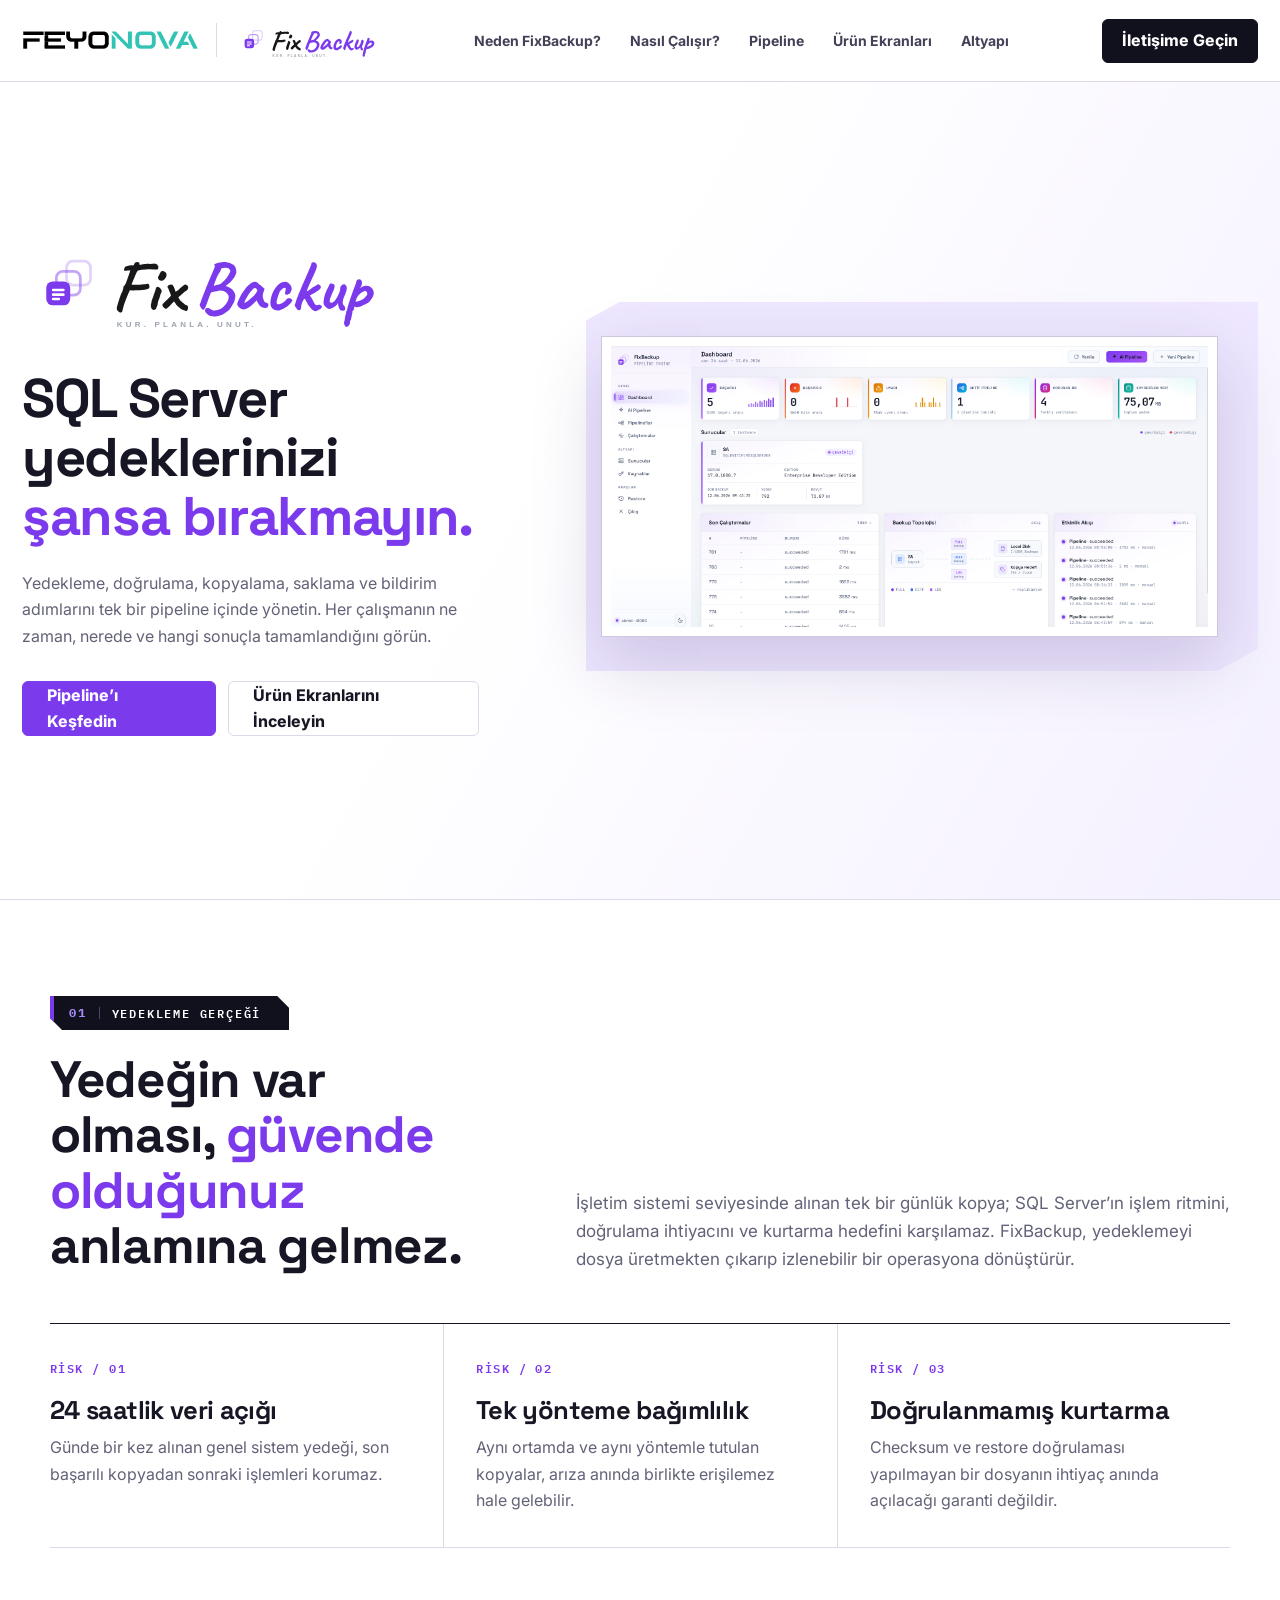
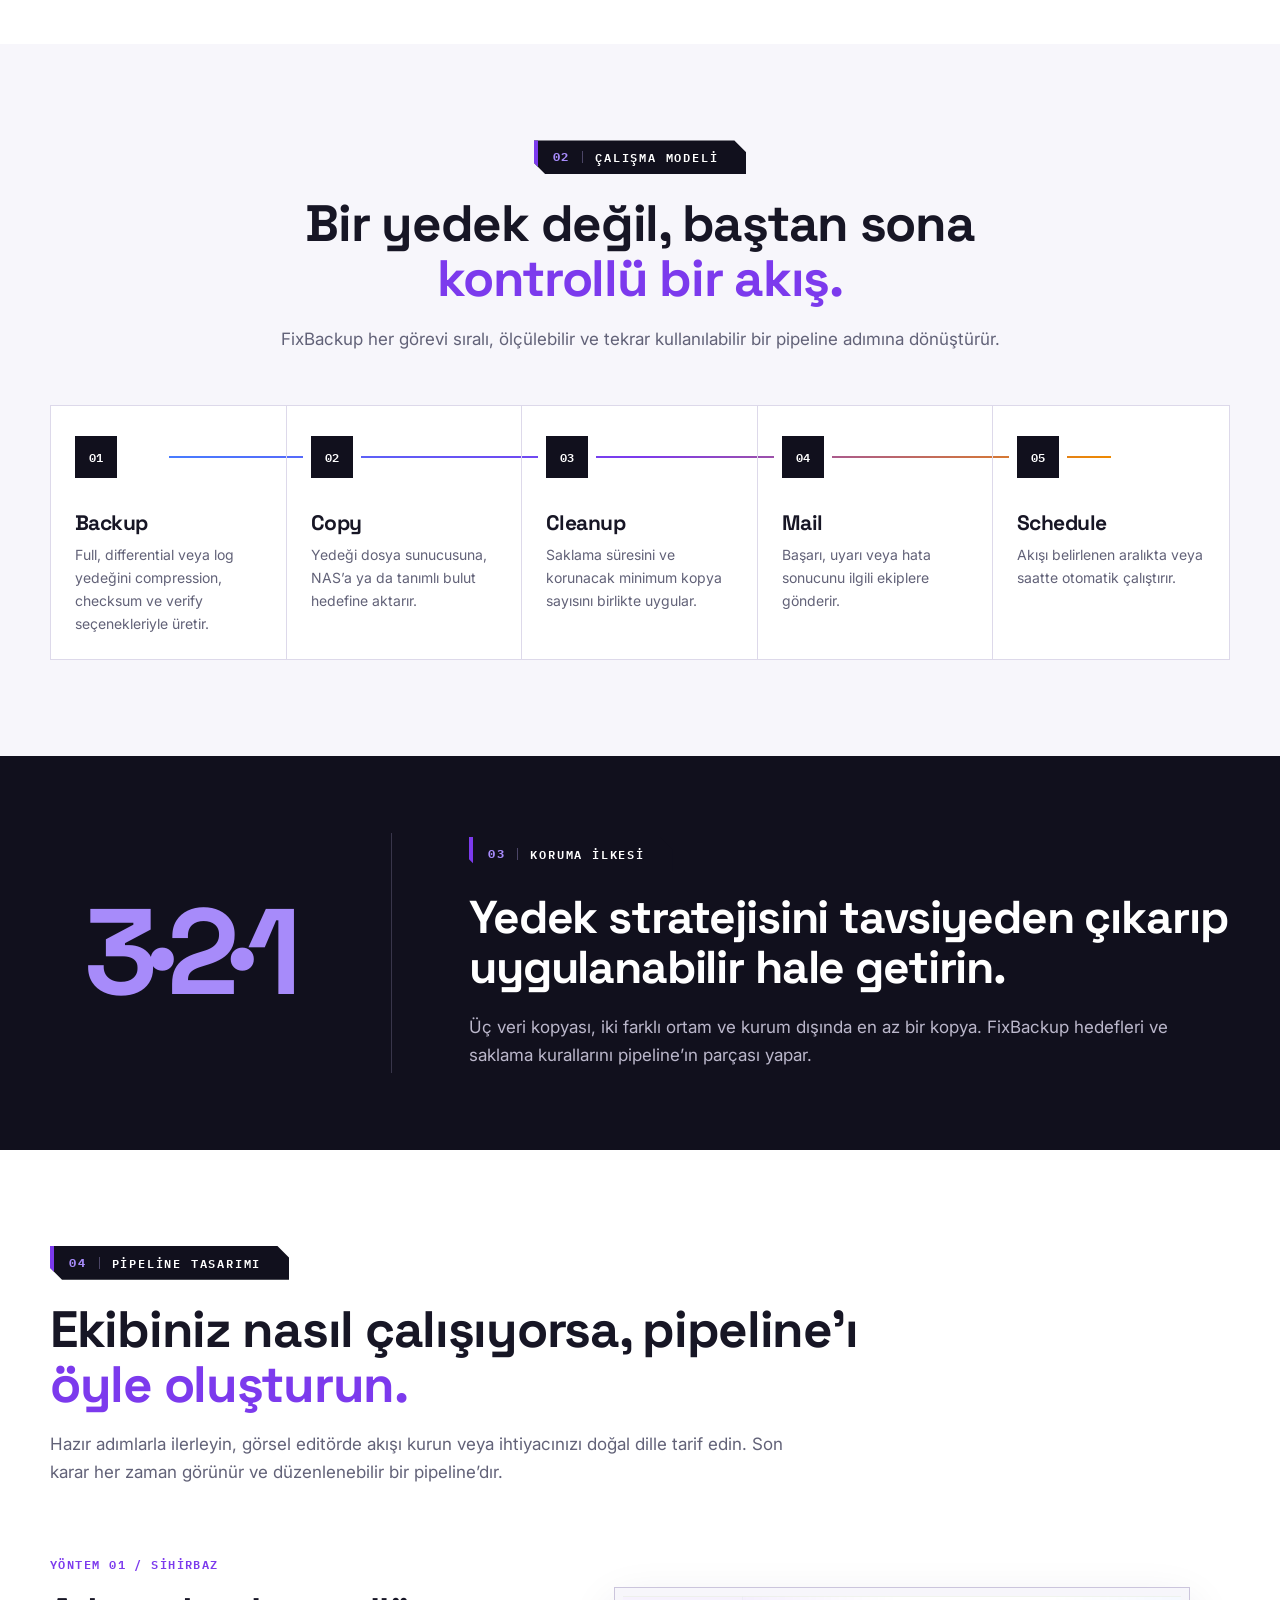
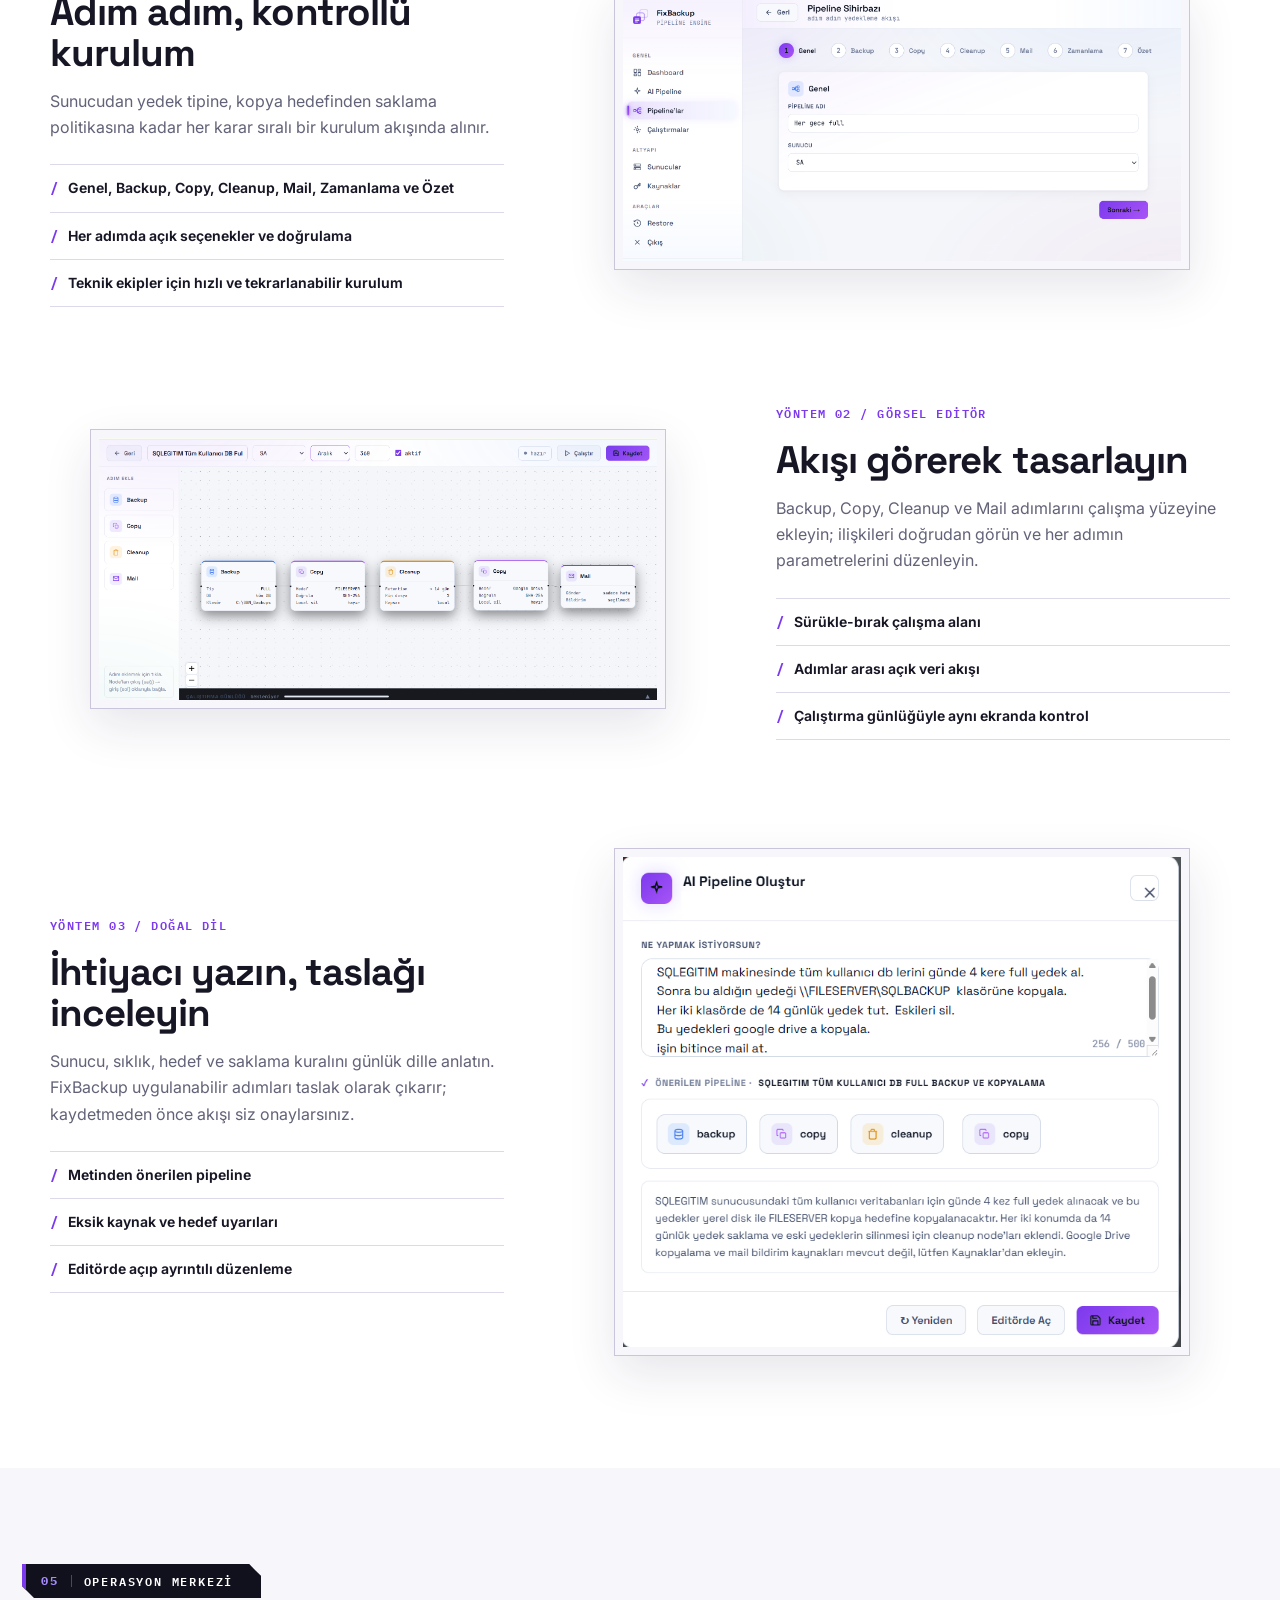
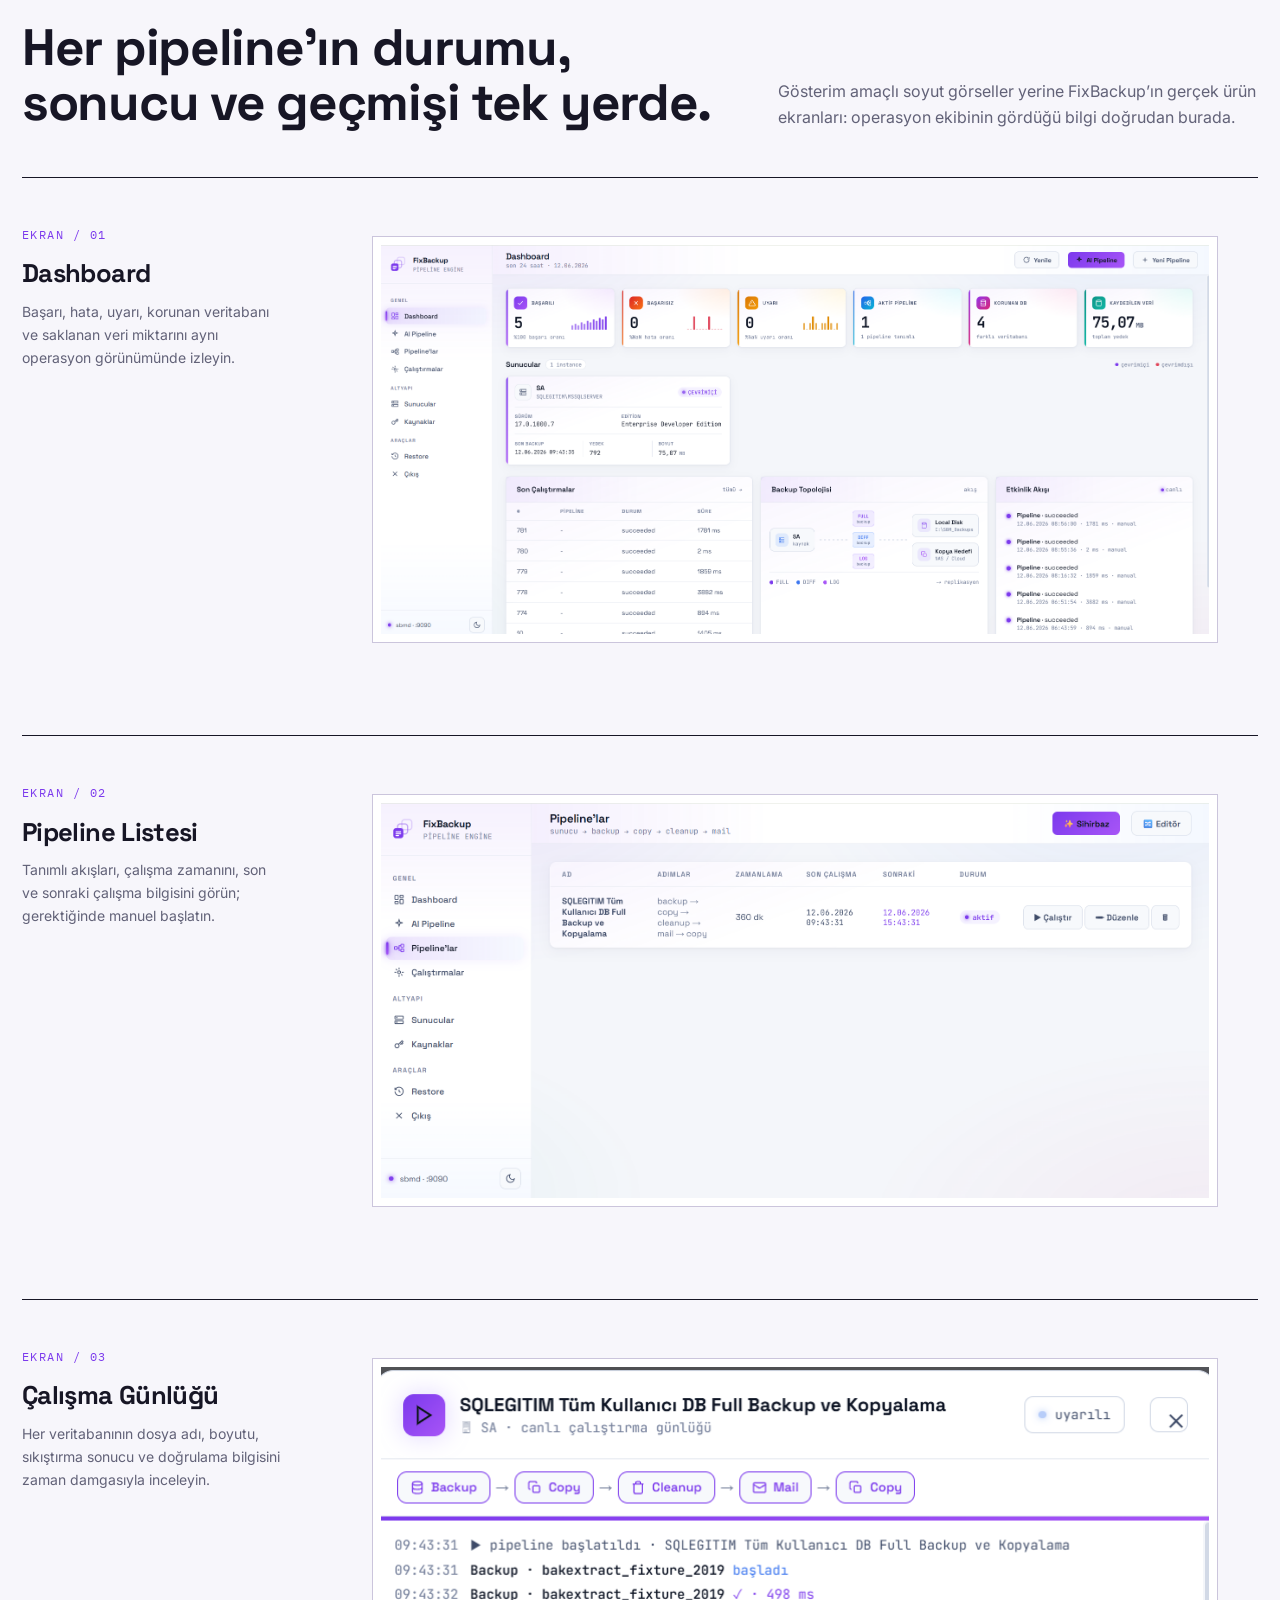
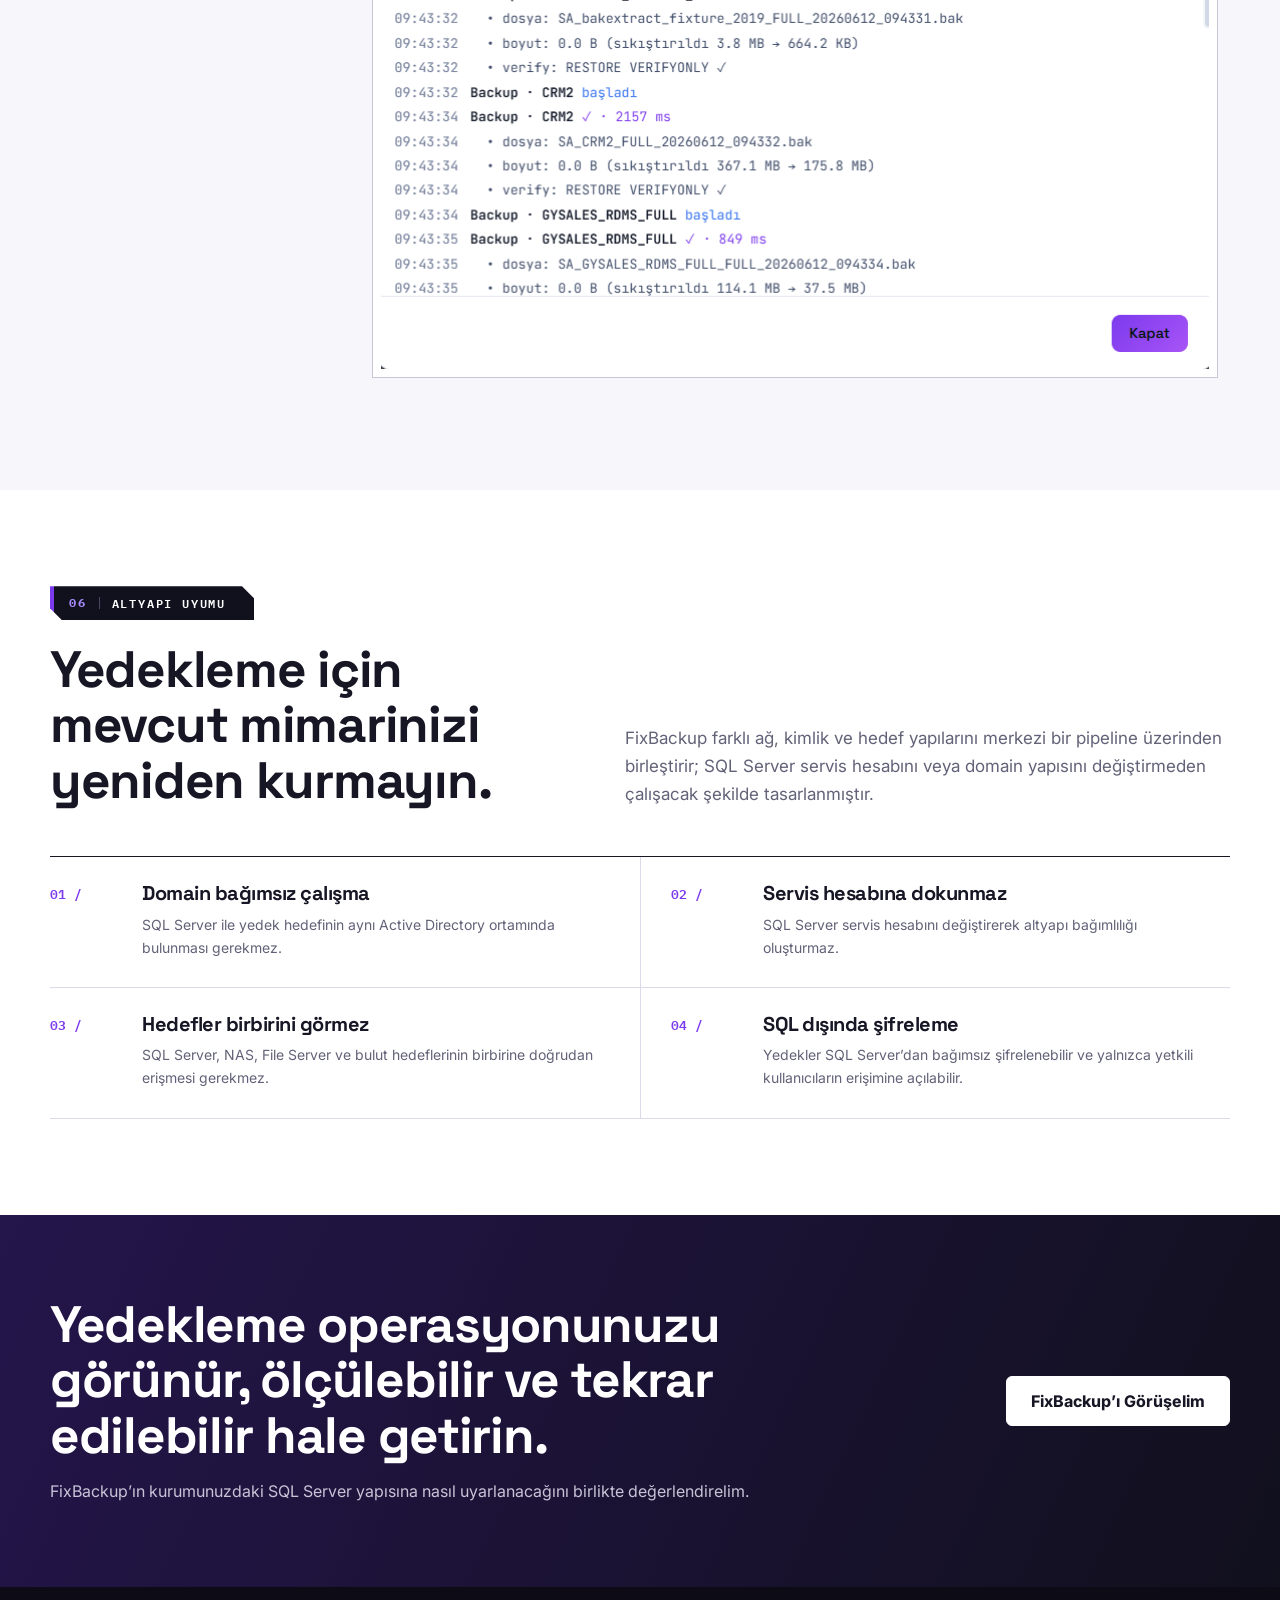
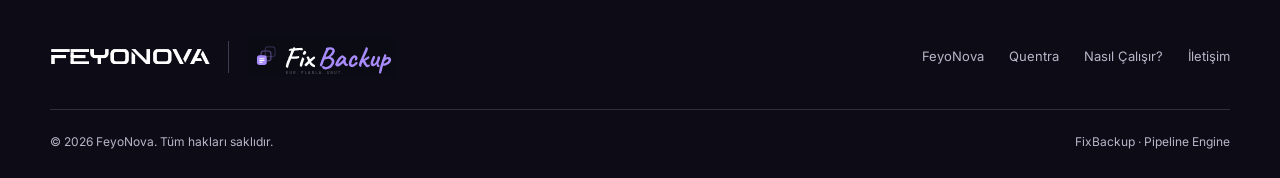
<file: fixbackup.html>
<!DOCTYPE html>
<html lang="tr">
<head>
<meta charset="UTF-8">
<meta name="viewport" content="width=device-width, initial-scale=1.0">
<title>FixBackup | SQL Server Yedekleme Pipeline Platformu</title>
<meta name="description" content="FixBackup; SQL Server yedeklerini planlayan, doğrulayan, kopyalayan ve saklama politikalarını yöneten yedekleme pipeline platformudur.">
<link rel="icon" type="image/svg+xml" href="assets/fixbackup-web/favicon.svg">
<link rel="preconnect" href="https://fonts.googleapis.com">
<link rel="preconnect" href="https://fonts.gstatic.com" crossorigin>
<link href="https://fonts.googleapis.com/css2?family=Inter:wght@400;500;600;700;800&family=Space+Grotesk:wght@500;600;700&family=IBM+Plex+Mono:wght@500;600&display=swap" rel="stylesheet">
<link rel="stylesheet" href="assets/page-transition.css">
<link rel="stylesheet" href="assets/site-motion.css">
<style>
:root{
  --paper:#fff;--wash:#f7f6fb;--wash-2:#f0eef8;--ink:#171625;--muted:#626278;
  --line:#ddd9ea;--purple:#7c3aed;--purple-2:#a78bfa;--purple-pale:#eee7ff;
  --navy:#11101d;--navy-2:#1b1930;--green:#0f9d94;
  --display:"Space Grotesk",Inter,system-ui,sans-serif;
  --text:Inter,system-ui,-apple-system,"Segoe UI",sans-serif;
  --mono:"IBM Plex Mono",Consolas,monospace;
}
*{box-sizing:border-box}
html{scroll-behavior:smooth}
html,body{overflow-x:clip}
body{margin:0;background:var(--paper);color:var(--ink);font-family:var(--text);font-size:16px;line-height:1.65}
img{display:block;max-width:100%;height:auto}a{color:inherit;text-decoration:none}button{font:inherit}
h1,h2,h3,h4,p{margin:0}h1,h2,h3,h4{font-family:var(--display);line-height:1.08;letter-spacing:-.025em}
h2{font-size:clamp(32px,4vw,54px)}h3{font-size:clamp(21px,2vw,28px)}
::selection{background:var(--purple);color:#fff}
.container{width:min(1180px,calc(100% - 44px));margin-inline:auto}.wide{width:min(1440px,calc(100% - 44px));margin-inline:auto}
section{padding:96px 0;scroll-margin-top:82px}
.mono{font-family:var(--mono)}.purple{color:var(--purple)}
.section-kicker{display:inline-grid;grid-template-columns:auto 1fr;align-items:center;gap:12px;margin-bottom:22px;padding:11px 28px 11px 15px;background:var(--navy);color:#fff;border-left:4px solid var(--purple);clip-path:polygon(0 0,calc(100% - 12px) 0,100% 12px,100% 100%,12px 100%,0 calc(100% - 12px));font:600 12px/1 var(--mono);letter-spacing:.15em;text-transform:uppercase}
.section-kicker b{color:var(--purple-2);padding-right:12px;border-right:1px solid #4b4566}
.section-intro{max-width:760px;color:var(--muted);font-size:17px;margin-top:18px}
.btn{display:inline-flex;align-items:center;justify-content:center;min-height:50px;padding:0 24px;border:1px solid var(--line);border-radius:6px;background:#fff;color:var(--ink);font-weight:750;transition:.18s ease}
.btn:hover{transform:translateY(-1px);border-color:var(--purple)}.btn-primary{background:var(--purple);border-color:var(--purple);color:#fff}.btn-primary:hover{background:#6d28d9}

header{position:sticky;top:0;z-index:40;height:82px;background:rgba(255,255,255,.94);border-bottom:1px solid var(--line);backdrop-filter:blur(14px)}
.nav{height:100%;display:flex;align-items:center;justify-content:space-between;gap:30px}
.brand-pair{display:flex;align-items:center;gap:18px;min-width:330px}.feyo-logo{width:176px}.brand-rule{height:34px;width:1px;background:var(--line)}.fix-logo{width:145px}
.nav-links{display:flex;align-items:center;gap:29px;font-size:14px;font-weight:700;color:#424157}.nav-links a:hover{color:var(--purple)}
.nav-cta{min-height:44px;padding-inline:19px;background:var(--navy);border-color:var(--navy);color:#fff}.menu-toggle{display:none;width:44px;height:44px;border:1px solid var(--line);background:#fff;border-radius:5px;font-size:20px}

.hero{min-height:calc(100vh - 82px);padding:72px 0 80px;background:linear-gradient(120deg,#fff 0%,#fff 42%,#f4f0ff 100%);display:grid;align-items:center;border-bottom:1px solid var(--line)}
.hero-grid{display:grid;grid-template-columns:minmax(0,.78fr) minmax(580px,1.22fr);align-items:center;gap:64px}
.hero-logo{width:min(370px,80%);margin-bottom:34px}
.hero h1{font-size:clamp(38px,4.25vw,66px);max-width:680px}.hero h1 span{display:block;color:var(--purple)}
.hero-copy>p{max-width:620px;margin-top:24px;color:var(--muted);font-size:clamp(16px,1.25vw,19px)}
.hero-actions{display:flex;gap:12px;margin-top:32px}.hero-note{display:flex;gap:18px;margin-top:32px;padding-top:24px;border-top:1px solid var(--line);font:600 12px/1.5 var(--mono);letter-spacing:.06em;color:#55536b;text-transform:uppercase}.hero-note span+span{padding-left:18px;border-left:1px solid var(--line)}
.hero-screen{position:relative;padding:18px 0 18px 18px}.hero-screen::before{content:"";position:absolute;inset:0 0 0 6%;background:var(--purple-pale);clip-path:polygon(5% 0,100% 0,100% 94%,94% 100%,0 100%,0 5%)}
.screen-frame{position:relative;background:#fff;border:1px solid #cec8df;padding:9px;box-shadow:0 26px 65px rgba(52,35,96,.18)}
.screen-frame img{width:100%}.screen-cap{display:flex;justify-content:space-between;gap:20px;padding:12px 5px 1px;color:#67627a;font:500 11px/1.4 var(--mono);letter-spacing:.05em;text-transform:uppercase}

.risk{background:#fff}.risk-head{display:grid;grid-template-columns:.8fr 1.2fr;gap:90px;align-items:end;margin-bottom:50px}.risk-head h2{max-width:560px}.risk-head p{color:var(--muted);font-size:17px;max-width:660px}
.risk-grid{display:grid;grid-template-columns:repeat(3,1fr);border-top:1px solid var(--ink);border-bottom:1px solid var(--line)}
.risk-item{padding:30px 32px 34px 0}.risk-item+.risk-item{padding-left:32px;border-left:1px solid var(--line)}.risk-no{font:600 12px var(--mono);color:var(--purple);letter-spacing:.12em}.risk-item h3{margin:16px 0 10px}.risk-item p{color:var(--muted)}

.flow{background:var(--wash)}.flow-head{text-align:center;max-width:860px;margin:0 auto 52px}.flow-head .section-intro{margin-inline:auto}
.pipeline{display:grid;grid-template-columns:repeat(5,1fr);position:relative;border:1px solid var(--line);background:#fff}
.pipeline::before{content:"";position:absolute;left:10%;right:10%;top:50px;height:2px;background:linear-gradient(90deg,#477cff,var(--purple),#ef8a00)}
.pipe-step{position:relative;min-height:210px;padding:30px 24px 24px;border-right:1px solid var(--line)}.pipe-step:last-child{border-right:0}.pipe-index{position:relative;z-index:1;display:grid;place-items:center;width:42px;height:42px;background:var(--navy);color:#fff;font:600 12px var(--mono);box-shadow:0 0 0 8px #fff}.pipe-step h3{font-size:21px;margin:34px 0 8px}.pipe-step p{color:var(--muted);font-size:14px}
.flow-statement{display:grid;grid-template-columns:1fr auto 1fr;align-items:center;gap:25px;margin-top:30px;font-family:var(--mono);font-size:13px;color:#5d5971}.flow-statement::before,.flow-statement::after{content:"";height:1px;background:var(--line)}

.rule321{padding:clamp(60px,6vw,82px) 0;background:var(--navy);color:#fff}.rule-grid{display:grid;grid-template-columns:minmax(260px,.62fr) minmax(0,1.38fr);gap:clamp(48px,6vw,84px);align-items:center}.rule-number{display:grid;place-items:center;min-height:240px;padding-right:clamp(34px,5vw,70px);border-right:1px solid #38354a;font:700 clamp(82px,9.5vw,142px)/.82 var(--display);letter-spacing:-.075em;color:var(--purple-2)}.rule-copy{max-width:780px}.rule-copy h2{max-width:760px;font-size:clamp(34px,3.6vw,52px)}.rule-copy p{max-width:700px;margin-top:20px;color:#bbb7cb;font-size:17px}

.build{background:#fff}.build-head{max-width:900px;margin-bottom:64px}.build-list{display:grid;gap:92px}.build-row{display:grid;grid-template-columns:.9fr 1.3fr;align-items:center;gap:70px}.build-row:nth-child(even){grid-template-columns:1.3fr .9fr}.build-row:nth-child(even) .build-copy{order:2}.build-copy .eyebrow{font:600 12px var(--mono);letter-spacing:.12em;color:var(--purple);text-transform:uppercase}.build-copy h3{font-size:clamp(28px,3vw,42px);margin:14px 0}.build-copy p{color:var(--muted);font-size:16px}.build-points{list-style:none;padding:0;margin:24px 0 0;border-top:1px solid var(--line)}.build-points li{padding:11px 0;border-bottom:1px solid var(--line);font-size:14px;font-weight:650}.build-points li::before{content:"/";color:var(--purple);font-family:var(--mono);margin-right:10px}.media-frame{border:1px solid #cbc5dc;background:var(--wash);padding:8px;box-shadow:0 18px 45px rgba(38,28,72,.11)}.media-frame img{width:100%}

.screens{background:var(--wash)}.screens-head{display:flex;justify-content:space-between;align-items:end;gap:40px;margin-bottom:46px}.screens-head>div{max-width:720px}.screens-head p{max-width:480px;color:var(--muted)}
.screen-story{display:grid;grid-template-columns:260px 1fr;border-top:1px solid var(--ink);padding:42px 0 76px;gap:50px}.story-copy{position:sticky;top:120px;align-self:start}.story-copy .mono{font-size:12px;color:var(--purple);letter-spacing:.12em}.story-copy h3{margin:14px 0 12px}.story-copy p{color:var(--muted);font-size:14px}.story-media{border:1px solid #cbc5dc;background:#fff;padding:8px}.story-media img{width:100%}
.screen-story:last-child{padding-bottom:0}

.infra{background:#fff}.infra-head{display:grid;grid-template-columns:.9fr 1.1fr;gap:80px;align-items:end;margin-bottom:48px}.infra-head p{color:var(--muted);font-size:17px}
.infra-grid{display:grid;grid-template-columns:repeat(2,1fr);border-top:1px solid var(--ink)}.infra-item{display:grid;grid-template-columns:70px 1fr;gap:22px;padding:26px 30px 28px 0;border-bottom:1px solid var(--line)}.infra-item:nth-child(even){padding-left:30px;border-left:1px solid var(--line)}.infra-id{font:600 13px var(--mono);color:var(--purple)}.infra-item h3{font-size:20px;margin-bottom:8px}.infra-item p{color:var(--muted);font-size:14px}

.closing{padding:82px 0;background:linear-gradient(115deg,#24154b,#11101d);color:#fff}.closing-grid{display:grid;grid-template-columns:1fr auto;gap:50px;align-items:center}.closing h2{max-width:780px}.closing p{max-width:700px;margin-top:16px;color:#c8c3d7}.closing .btn{background:#fff;border-color:#fff;color:var(--ink)}
footer{padding:50px 0 26px;background:#0d0c16;color:#b9b5c8}.footer-grid{display:flex;align-items:center;justify-content:space-between;gap:30px;padding-bottom:32px;border-bottom:1px solid #302d3d}.footer-brand{display:flex;align-items:center;gap:18px}.footer-feyo{width:160px;filter:brightness(0) invert(1)}.footer-rule{width:1px;height:32px;background:#403c50}.footer-fix{width:150px}.footer-links{display:flex;gap:25px;font-size:13px}.footer-links a:hover{color:#fff}.copyright{display:flex;justify-content:space-between;gap:20px;padding-top:22px;font-size:12px}

@media(max-width:1180px){.nav-links{gap:18px}.brand-pair{min-width:280px}.feyo-logo{width:150px}.fix-logo{width:125px}.hero-grid{grid-template-columns:.85fr 1.15fr;gap:36px}.risk-head,.infra-head{gap:50px}.build-row,.build-row:nth-child(even){gap:40px}.rule-grid{gap:55px}}
@media(max-width:1060px){header{height:auto;min-height:72px}.nav{min-height:72px;flex-wrap:wrap}.menu-toggle{display:block}.nav-cta{display:none}.nav-links{display:none;order:3;width:100%;padding:16px 0 22px;border-top:1px solid var(--line)}.nav-links.open{display:grid;grid-template-columns:repeat(2,1fr)}.brand-pair{min-width:0}.hero{min-height:auto}.hero-grid{grid-template-columns:1fr}.hero-copy{padding:0;width:min(760px,calc(100% - 44px));margin:auto}.hero-screen{width:min(880px,calc(100% - 22px));margin-left:auto}.risk-head,.rule-grid,.infra-head{grid-template-columns:1fr;gap:28px}.rule-number{place-items:start;min-height:0;padding:0 0 30px;border-right:0;border-bottom:1px solid #38354a}.build-row,.build-row:nth-child(even){grid-template-columns:1fr;gap:30px}.build-row:nth-child(even) .build-copy{order:0}.pipeline{grid-template-columns:1fr}.pipeline::before{top:44px;bottom:44px;left:50px;right:auto;width:2px;height:auto}.pipe-step{min-height:0;padding:24px 26px 24px 94px;border-right:0;border-bottom:1px solid var(--line)}.pipe-step:last-child{border-bottom:0}.pipe-index{position:absolute;left:29px;top:25px;box-shadow:0 0 0 6px #fff}.pipe-step h3{margin:0 0 4px}.screen-story{grid-template-columns:1fr;gap:24px}.story-copy{position:static}.footer-grid{align-items:flex-start;flex-direction:column}}
@media(max-width:700px){.container,.wide{width:min(100% - 30px,1180px)}section{padding:70px 0}.brand-pair{gap:11px}.brand-rule{height:28px}.feyo-logo{width:120px}.fix-logo{width:105px}.hero{padding:54px 0 60px}.hero-copy{width:calc(100% - 30px)}.hero h1{font-size:clamp(36px,12vw,48px)}.hero-actions{align-items:stretch;flex-direction:column}.hero-note{flex-direction:column;gap:9px}.hero-note span+span{padding-left:0;border-left:0}.hero-screen{width:calc(100% - 15px);padding-left:0}.screen-frame{padding:5px}.screen-cap{display:none}.risk-grid,.infra-grid{grid-template-columns:1fr}.risk-item,.risk-item+.risk-item{padding:24px 0;border-left:0;border-bottom:1px solid var(--line)}.risk-item:last-child{border-bottom:0}.rule-number{font-size:112px}.rule-facts{flex-direction:column;gap:10px}.build-list{gap:70px}.screens-head{align-items:flex-start;flex-direction:column}.screen-story{padding-bottom:58px}.infra-item,.infra-item:nth-child(even){grid-template-columns:48px 1fr;padding:23px 0;border-left:0}.closing-grid{grid-template-columns:1fr}.closing .btn{width:100%}.footer-brand{flex-wrap:wrap}.footer-links{flex-wrap:wrap}.copyright{flex-direction:column}.nav-links.open{grid-template-columns:1fr}.section-kicker{font-size:10px}}
</style>
</head>
<body>
<div class="page-transition" aria-hidden="true">
  <div class="pt-mark">
    <div class="pt-word"><span class="pt-letter" style="--i:0">F</span><span class="pt-letter" style="--i:1">E</span><span class="pt-letter" style="--i:2">Y</span><span class="pt-letter" style="--i:3">O</span><span class="pt-letter" style="--i:4">N</span><span class="pt-letter" style="--i:5">O</span><span class="pt-letter" style="--i:6">V</span><span class="pt-letter" style="--i:7">A</span></div>
    <span class="pt-line"></span>
    <span class="pt-caption">Enterprise Intelligence</span>
  </div>
</div>
<header>
  <div class="wide nav">
    <a class="brand-pair" href="/" aria-label="FeyoNova ana sayfa">
      <img class="feyo-logo" src="Logolar/FeyoNovaLogo_Small.png" alt="FeyoNova">
      <span class="brand-rule"></span>
      <img class="fix-logo" src="assets/fixbackup-web/logo-light.svg" alt="FixBackup">
    </a>
    <nav class="nav-links" id="mainNav" aria-label="Ana menü"><a href="#neden">Neden FixBackup?</a><a href="#nasil">Nasıl Çalışır?</a><a href="#pipeline">Pipeline</a><a href="#ekranlar">Ürün Ekranları</a><a href="#altyapi">Altyapı</a></nav>
    <a class="btn nav-cta" href="mailto:info@feyonova.com?subject=FixBackup%20Hakkında">İletişime Geçin</a>
    <button class="menu-toggle" type="button" aria-label="Menüyü aç" aria-controls="mainNav" aria-expanded="false">☰</button>
  </div>
</header>
<main>
  <section class="hero">
    <div class="wide hero-grid">
      <div class="hero-copy">
        <img class="hero-logo" src="assets/fixbackup-web/logo-light.svg" alt="FixBackup — Kur. Planla. Unut.">
        <h1>SQL Server yedeklerinizi <span>şansa bırakmayın.</span></h1>
        <p>Yedekleme, doğrulama, kopyalama, saklama ve bildirim adımlarını tek bir pipeline içinde yönetin. Her çalışmanın ne zaman, nerede ve hangi sonuçla tamamlandığını görün.</p>
        <div class="hero-actions"><a class="btn btn-primary" href="#nasil">Pipeline’ı Keşfedin</a><a class="btn" href="#ekranlar">Ürün Ekranlarını İnceleyin</a></div>
      </div>
      <div class="hero-screen">
        <figure class="screen-frame"><img src="assets/fixbackup-web/dashboard.png" alt="FixBackup yönetim paneli" width="1913" height="900"></figure>
      </div>
    </div>
  </section>

  <section class="risk" id="neden"><div class="container">
    <div class="risk-head"><div><span class="section-kicker"><b>01</b>Yedekleme Gerçeği</span><h2>Yedeğin var olması, <span class="purple">güvende olduğunuz</span> anlamına gelmez.</h2></div><p>İşletim sistemi seviyesinde alınan tek bir günlük kopya; SQL Server’ın işlem ritmini, doğrulama ihtiyacını ve kurtarma hedefini karşılamaz. FixBackup, yedeklemeyi dosya üretmekten çıkarıp izlenebilir bir operasyona dönüştürür.</p></div>
    <div class="risk-grid">
      <article class="risk-item"><span class="risk-no">RİSK / 01</span><h3>24 saatlik veri açığı</h3><p>Günde bir kez alınan genel sistem yedeği, son başarılı kopyadan sonraki işlemleri korumaz.</p></article>
      <article class="risk-item"><span class="risk-no">RİSK / 02</span><h3>Tek yönteme bağımlılık</h3><p>Aynı ortamda ve aynı yöntemle tutulan kopyalar, arıza anında birlikte erişilemez hale gelebilir.</p></article>
      <article class="risk-item"><span class="risk-no">RİSK / 03</span><h3>Doğrulanmamış kurtarma</h3><p>Checksum ve restore doğrulaması yapılmayan bir dosyanın ihtiyaç anında açılacağı garanti değildir.</p></article>
    </div>
  </div></section>

  <section class="flow" id="nasil"><div class="container">
    <div class="flow-head"><span class="section-kicker"><b>02</b>Çalışma Modeli</span><h2>Bir yedek değil, baştan sona <span class="purple">kontrollü bir akış.</span></h2><p class="section-intro">FixBackup her görevi sıralı, ölçülebilir ve tekrar kullanılabilir bir pipeline adımına dönüştürür.</p></div>
    <div class="pipeline">
      <article class="pipe-step"><span class="pipe-index">01</span><h3>Backup</h3><p>Full, differential veya log yedeğini compression, checksum ve verify seçenekleriyle üretir.</p></article>
      <article class="pipe-step"><span class="pipe-index">02</span><h3>Copy</h3><p>Yedeği dosya sunucusuna, NAS’a ya da tanımlı bulut hedefine aktarır.</p></article>
      <article class="pipe-step"><span class="pipe-index">03</span><h3>Cleanup</h3><p>Saklama süresini ve korunacak minimum kopya sayısını birlikte uygular.</p></article>
      <article class="pipe-step"><span class="pipe-index">04</span><h3>Mail</h3><p>Başarı, uyarı veya hata sonucunu ilgili ekiplere gönderir.</p></article>
      <article class="pipe-step"><span class="pipe-index">05</span><h3>Schedule</h3><p>Akışı belirlenen aralıkta veya saatte otomatik çalıştırır.</p></article>
    </div>
  </div></section>

  <section class="rule321"><div class="container rule-grid"><div class="rule-number">3·2·1</div><div class="rule-copy"><span class="section-kicker"><b>03</b>Koruma İlkesi</span><h2>Yedek stratejisini tavsiyeden çıkarıp uygulanabilir hale getirin.</h2><p>Üç veri kopyası, iki farklı ortam ve kurum dışında en az bir kopya. FixBackup hedefleri ve saklama kurallarını pipeline’ın parçası yapar.</p></div></div></section>

  <section class="build" id="pipeline"><div class="container">
    <div class="build-head"><span class="section-kicker"><b>04</b>Pipeline Tasarımı</span><h2>Ekibiniz nasıl çalışıyorsa, pipeline’ı <span class="purple">öyle oluşturun.</span></h2><p class="section-intro">Hazır adımlarla ilerleyin, görsel editörde akışı kurun veya ihtiyacınızı doğal dille tarif edin. Son karar her zaman görünür ve düzenlenebilir bir pipeline’dır.</p></div>
    <div class="build-list">
      <article class="build-row"><div class="build-copy"><span class="eyebrow">Yöntem 01 / Sihirbaz</span><h3>Adım adım, kontrollü kurulum</h3><p>Sunucudan yedek tipine, kopya hedefinden saklama politikasına kadar her karar sıralı bir kurulum akışında alınır.</p><ul class="build-points"><li>Genel, Backup, Copy, Cleanup, Mail, Zamanlama ve Özet</li><li>Her adımda açık seçenekler ve doğrulama</li><li>Teknik ekipler için hızlı ve tekrarlanabilir kurulum</li></ul></div><figure class="media-frame"><img src="assets/fixbackup-web/wizard-general.png" alt="FixBackup pipeline sihirbazı" loading="lazy" width="1903" height="904"></figure></article>
      <article class="build-row"><div class="build-copy"><span class="eyebrow">Yöntem 02 / Görsel Editör</span><h3>Akışı görerek tasarlayın</h3><p>Backup, Copy, Cleanup ve Mail adımlarını çalışma yüzeyine ekleyin; ilişkileri doğrudan görün ve her adımın parametrelerini düzenleyin.</p><ul class="build-points"><li>Sürükle-bırak çalışma alanı</li><li>Adımlar arası açık veri akışı</li><li>Çalıştırma günlüğüyle aynı ekranda kontrol</li></ul></div><figure class="media-frame"><img src="assets/fixbackup-web/editor.png" alt="FixBackup görsel pipeline editörü" loading="lazy" width="1919" height="901"></figure></article>
      <article class="build-row"><div class="build-copy"><span class="eyebrow">Yöntem 03 / Doğal Dil</span><h3>İhtiyacı yazın, taslağı inceleyin</h3><p>Sunucu, sıklık, hedef ve saklama kuralını günlük dille anlatın. FixBackup uygulanabilir adımları taslak olarak çıkarır; kaydetmeden önce akışı siz onaylarsınız.</p><ul class="build-points"><li>Metinden önerilen pipeline</li><li>Eksik kaynak ve hedef uyarıları</li><li>Editörde açıp ayrıntılı düzenleme</li></ul></div><figure class="media-frame"><img src="assets/fixbackup-web/ai-pipeline.png" alt="Doğal dille FixBackup pipeline oluşturma ekranı" loading="lazy" width="748" height="657"></figure></article>
    </div>
  </div></section>

  <section class="screens" id="ekranlar"><div class="wide">
    <div class="screens-head"><div><span class="section-kicker"><b>05</b>Operasyon Merkezi</span><h2>Her pipeline’ın durumu, sonucu ve geçmişi tek yerde.</h2></div><p>Gösterim amaçlı soyut görseller yerine FixBackup’ın gerçek ürün ekranları: operasyon ekibinin gördüğü bilgi doğrudan burada.</p></div>
    <article class="screen-story"><div class="story-copy"><span class="mono">EKRAN / 01</span><h3>Dashboard</h3><p>Başarı, hata, uyarı, korunan veritabanı ve saklanan veri miktarını aynı operasyon görünümünde izleyin.</p></div><figure class="story-media"><img src="assets/fixbackup-web/dashboard.png" alt="FixBackup dashboard ekranı" loading="lazy" width="1913" height="900"></figure></article>
    <article class="screen-story"><div class="story-copy"><span class="mono">EKRAN / 02</span><h3>Pipeline Listesi</h3><p>Tanımlı akışları, çalışma zamanını, son ve sonraki çalışma bilgisini görün; gerektiğinde manuel başlatın.</p></div><figure class="story-media"><img src="assets/fixbackup-web/pipelines.png" alt="FixBackup pipeline listesi" loading="lazy" width="1913" height="912"></figure></article>
    <article class="screen-story"><div class="story-copy"><span class="mono">EKRAN / 03</span><h3>Çalışma Günlüğü</h3><p>Her veritabanının dosya adı, boyutu, sıkıştırma sonucu ve doğrulama bilgisini zaman damgasıyla inceleyin.</p></div><figure class="story-media"><img src="assets/fixbackup-web/run-log.png" alt="FixBackup çalışma günlüğü" loading="lazy" width="825" height="600"></figure></article>
  </div></section>

  <section class="infra" id="altyapi"><div class="container">
    <div class="infra-head"><div><span class="section-kicker"><b>06</b>Altyapı Uyumu</span><h2>Yedekleme için mevcut mimarinizi yeniden kurmayın.</h2></div><p>FixBackup farklı ağ, kimlik ve hedef yapılarını merkezi bir pipeline üzerinden birleştirir; SQL Server servis hesabını veya domain yapısını değiştirmeden çalışacak şekilde tasarlanmıştır.</p></div>
    <div class="infra-grid">
      <article class="infra-item"><span class="infra-id">01 /</span><div><h3>Domain bağımsız çalışma</h3><p>SQL Server ile yedek hedefinin aynı Active Directory ortamında bulunması gerekmez.</p></div></article>
      <article class="infra-item"><span class="infra-id">02 /</span><div><h3>Servis hesabına dokunmaz</h3><p>SQL Server servis hesabını değiştirerek altyapı bağımlılığı oluşturmaz.</p></div></article>
      <article class="infra-item"><span class="infra-id">03 /</span><div><h3>Hedefler birbirini görmez</h3><p>SQL Server, NAS, File Server ve bulut hedeflerinin birbirine doğrudan erişmesi gerekmez.</p></div></article>
      <article class="infra-item"><span class="infra-id">04 /</span><div><h3>SQL dışında şifreleme</h3><p>Yedekler SQL Server’dan bağımsız şifrelenebilir ve yalnızca yetkili kullanıcıların erişimine açılabilir.</p></div></article>
    </div>
  </div></section>

  <section class="closing"><div class="container closing-grid"><div><h2>Yedekleme operasyonunuzu görünür, ölçülebilir ve tekrar edilebilir hale getirin.</h2><p>FixBackup’ın kurumunuzdaki SQL Server yapısına nasıl uyarlanacağını birlikte değerlendirelim.</p></div><a class="btn" href="mailto:info@feyonova.com?subject=FixBackup%20Demo%20Talebi">FixBackup’ı Görüşelim</a></div></section>
</main>
<footer><div class="container"><div class="footer-grid"><div class="footer-brand"><img class="footer-feyo" src="Logolar/FeyoNovaLogo_Small.png" alt="FeyoNova"><span class="footer-rule"></span><img class="footer-fix" src="assets/fixbackup-web/logo-dark.svg" alt="FixBackup"></div><div class="footer-links"><a href="/">FeyoNova</a><a href="/quentra">Quentra</a><a href="#nasil">Nasıl Çalışır?</a><a href="mailto:info@feyonova.com">İletişim</a></div></div><div class="copyright"><span>© 2026 FeyoNova. Tüm hakları saklıdır.</span><span>FixBackup · Pipeline Engine</span></div></div></footer>
<script src="assets/site-motion.js"></script>
<script src="assets/page-transition.js"></script>
<script>const toggle=document.querySelector('.menu-toggle');const nav=document.querySelector('.nav-links');toggle?.addEventListener('click',()=>{const open=nav.classList.toggle('open');toggle.setAttribute('aria-expanded',String(open));toggle.textContent=open?'×':'☰'});nav?.querySelectorAll('a').forEach(a=>a.addEventListener('click',()=>{nav.classList.remove('open');toggle?.setAttribute('aria-expanded','false');if(toggle)toggle.textContent='☰'}));</script>
</body>
</html>
</file>
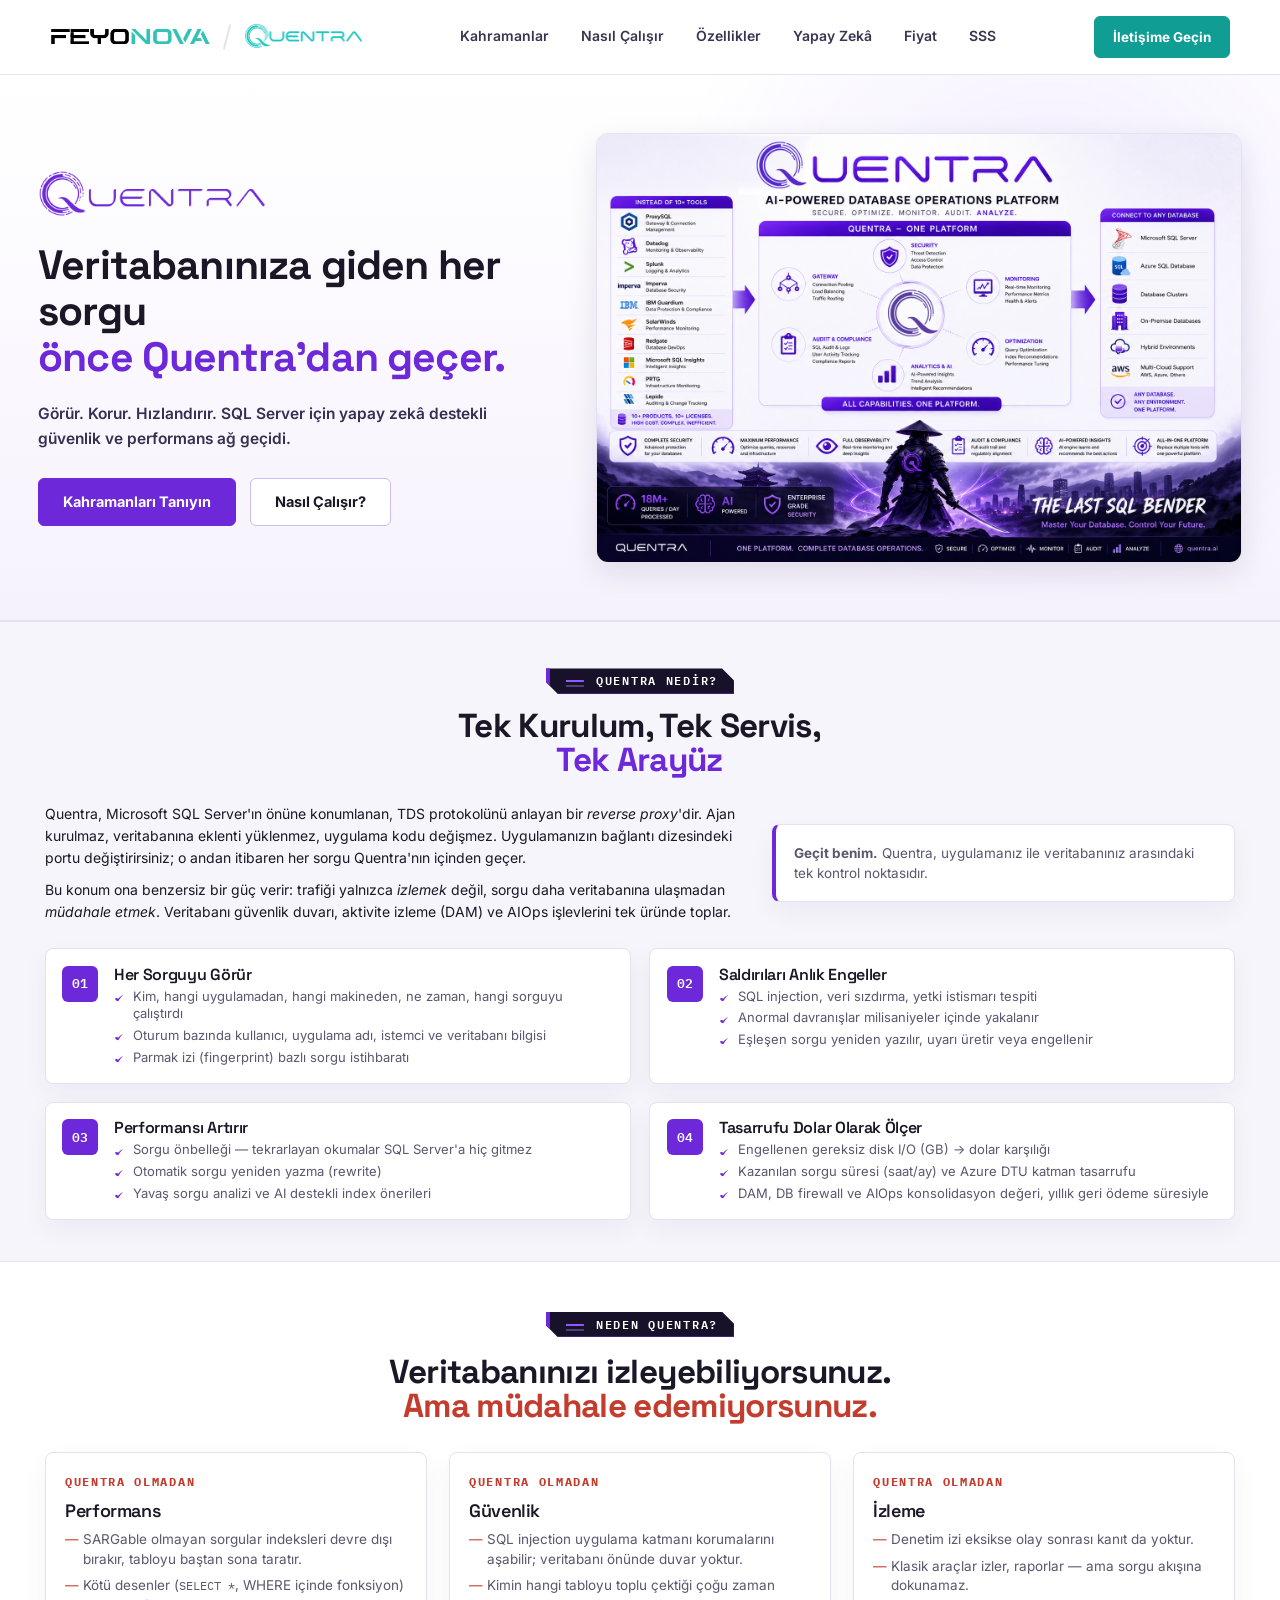
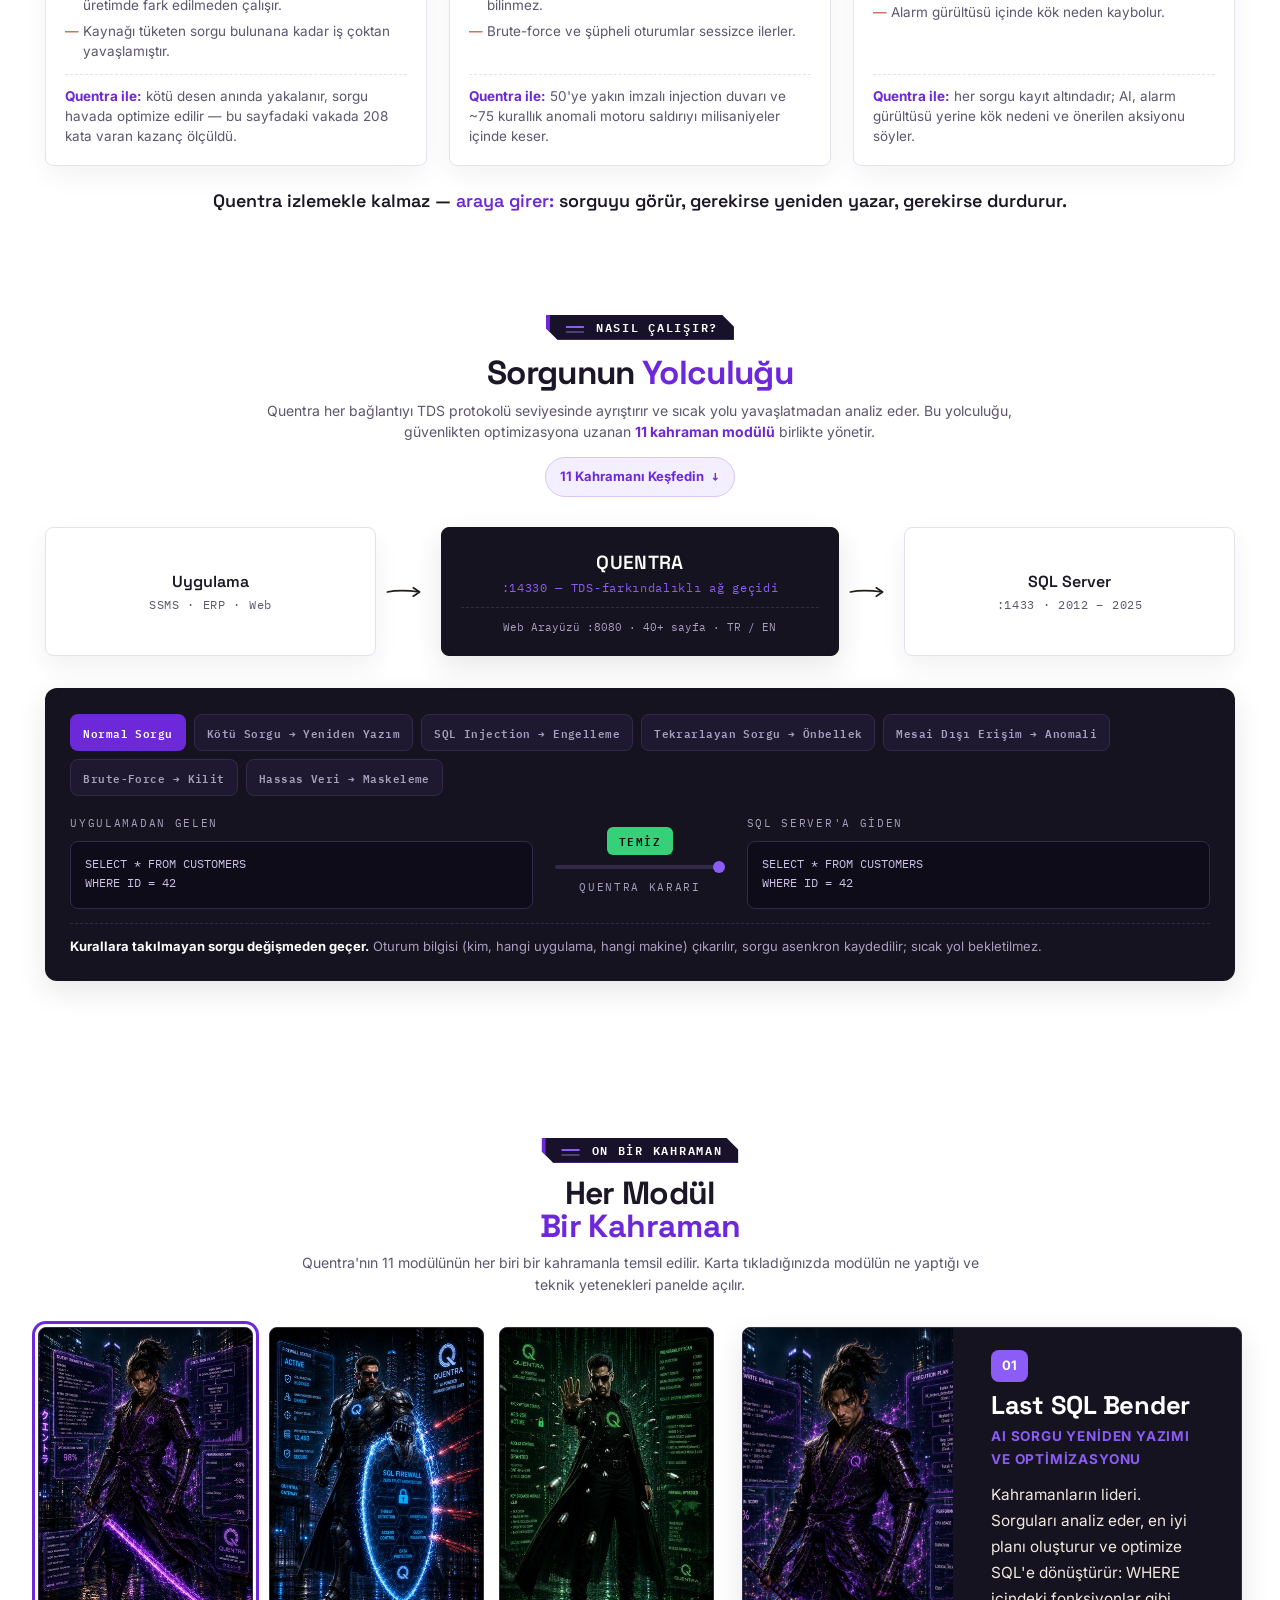
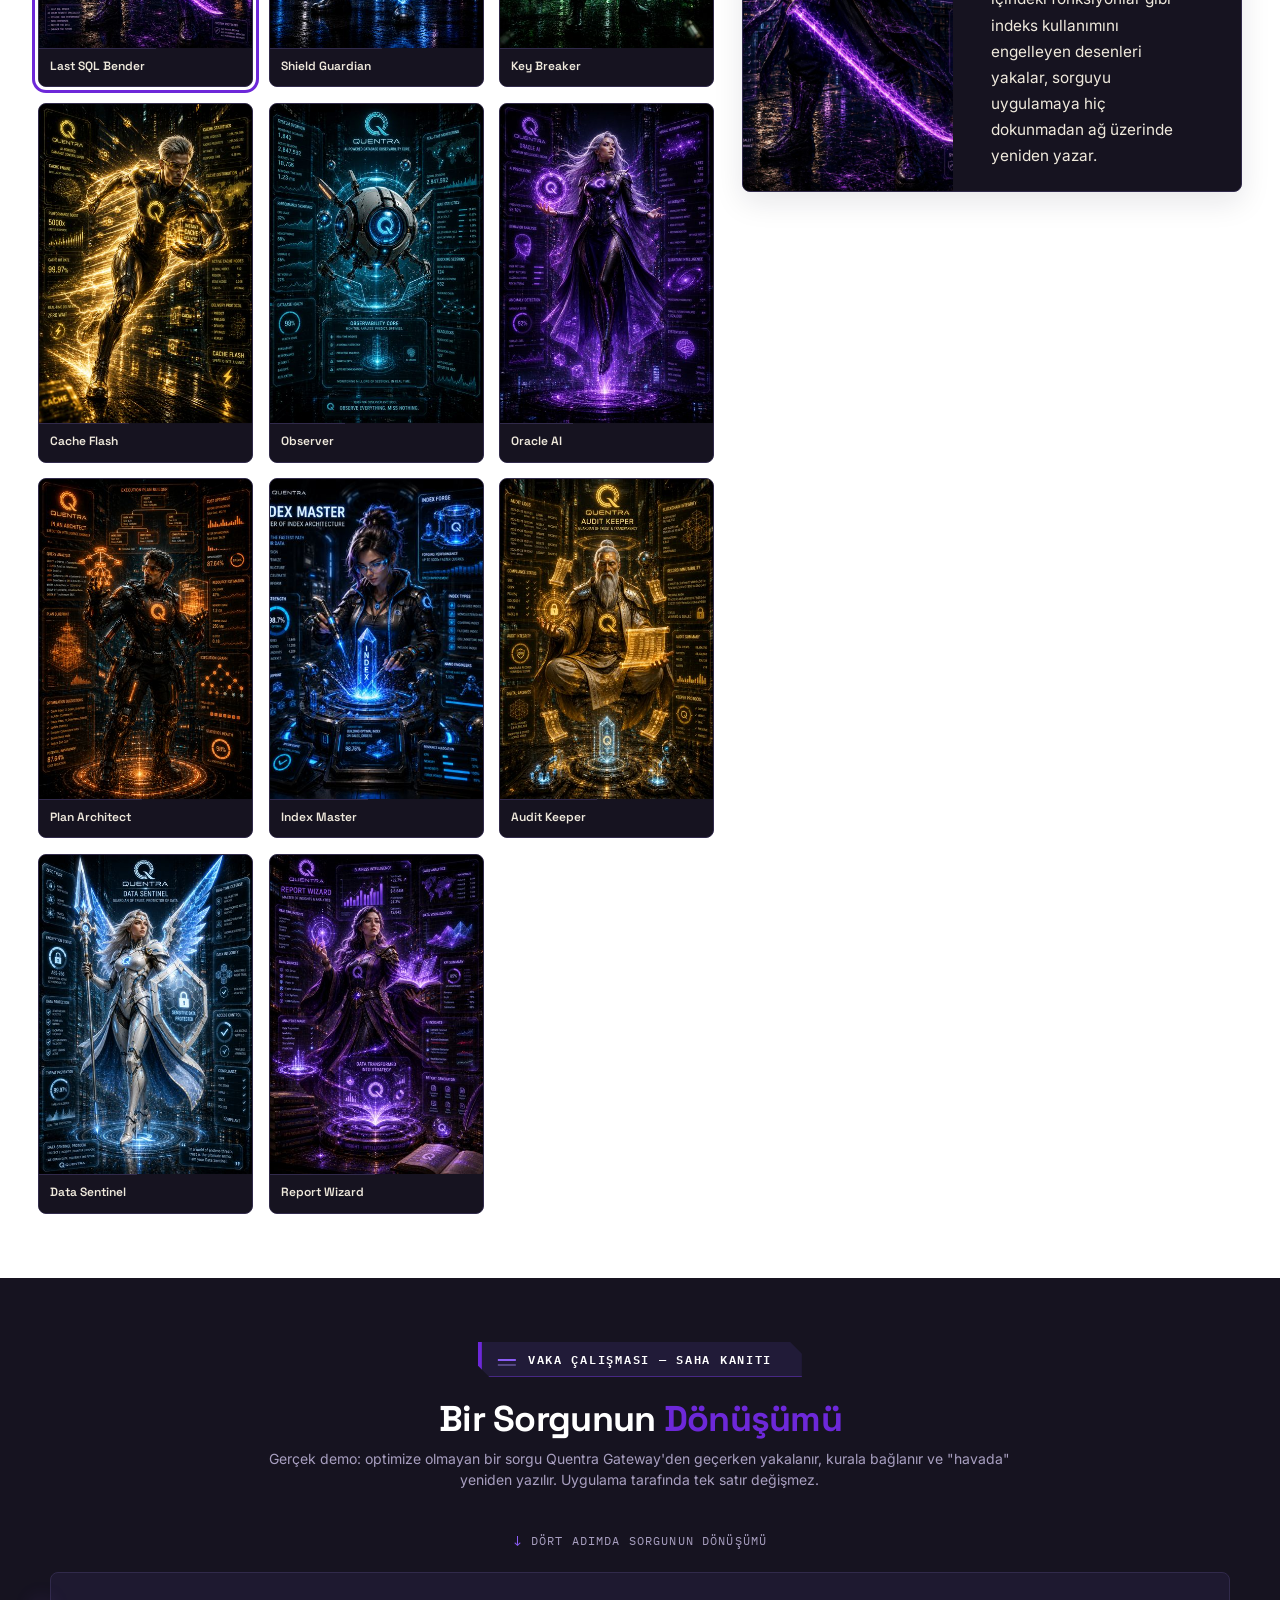
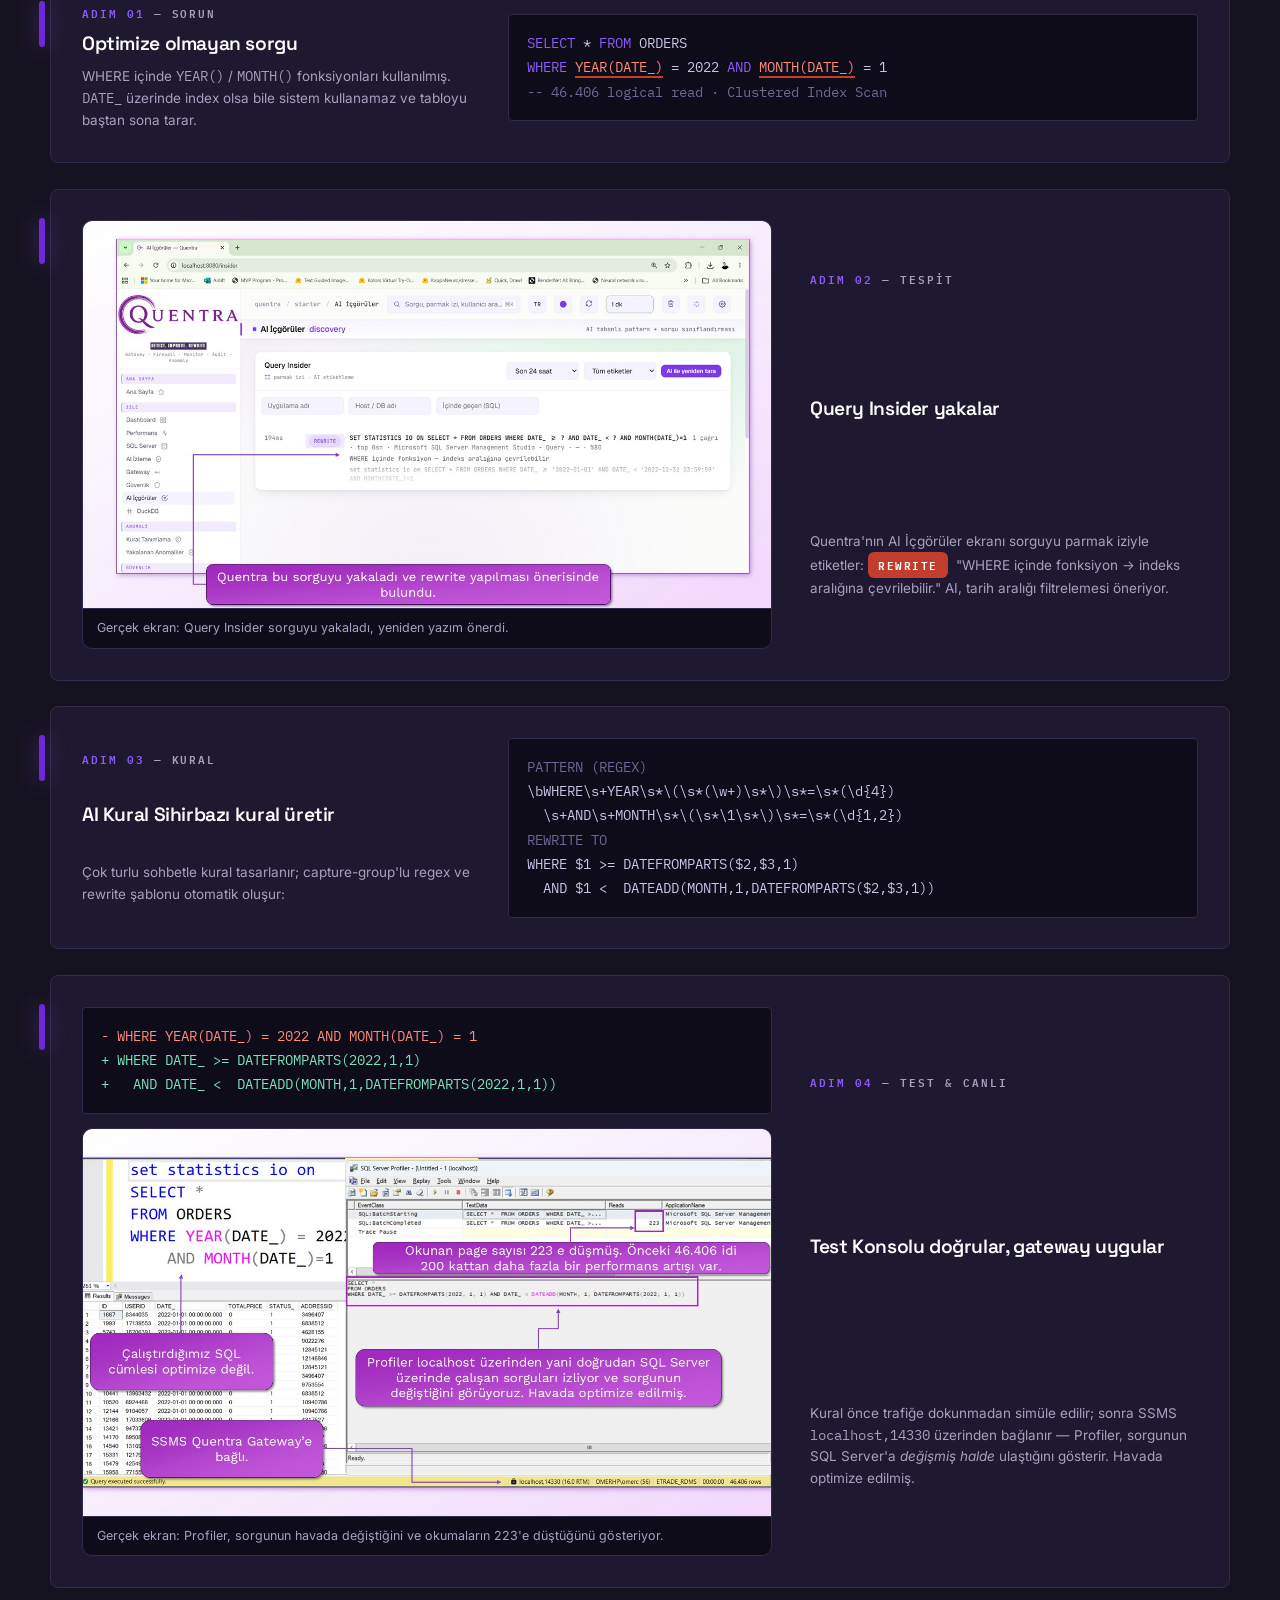
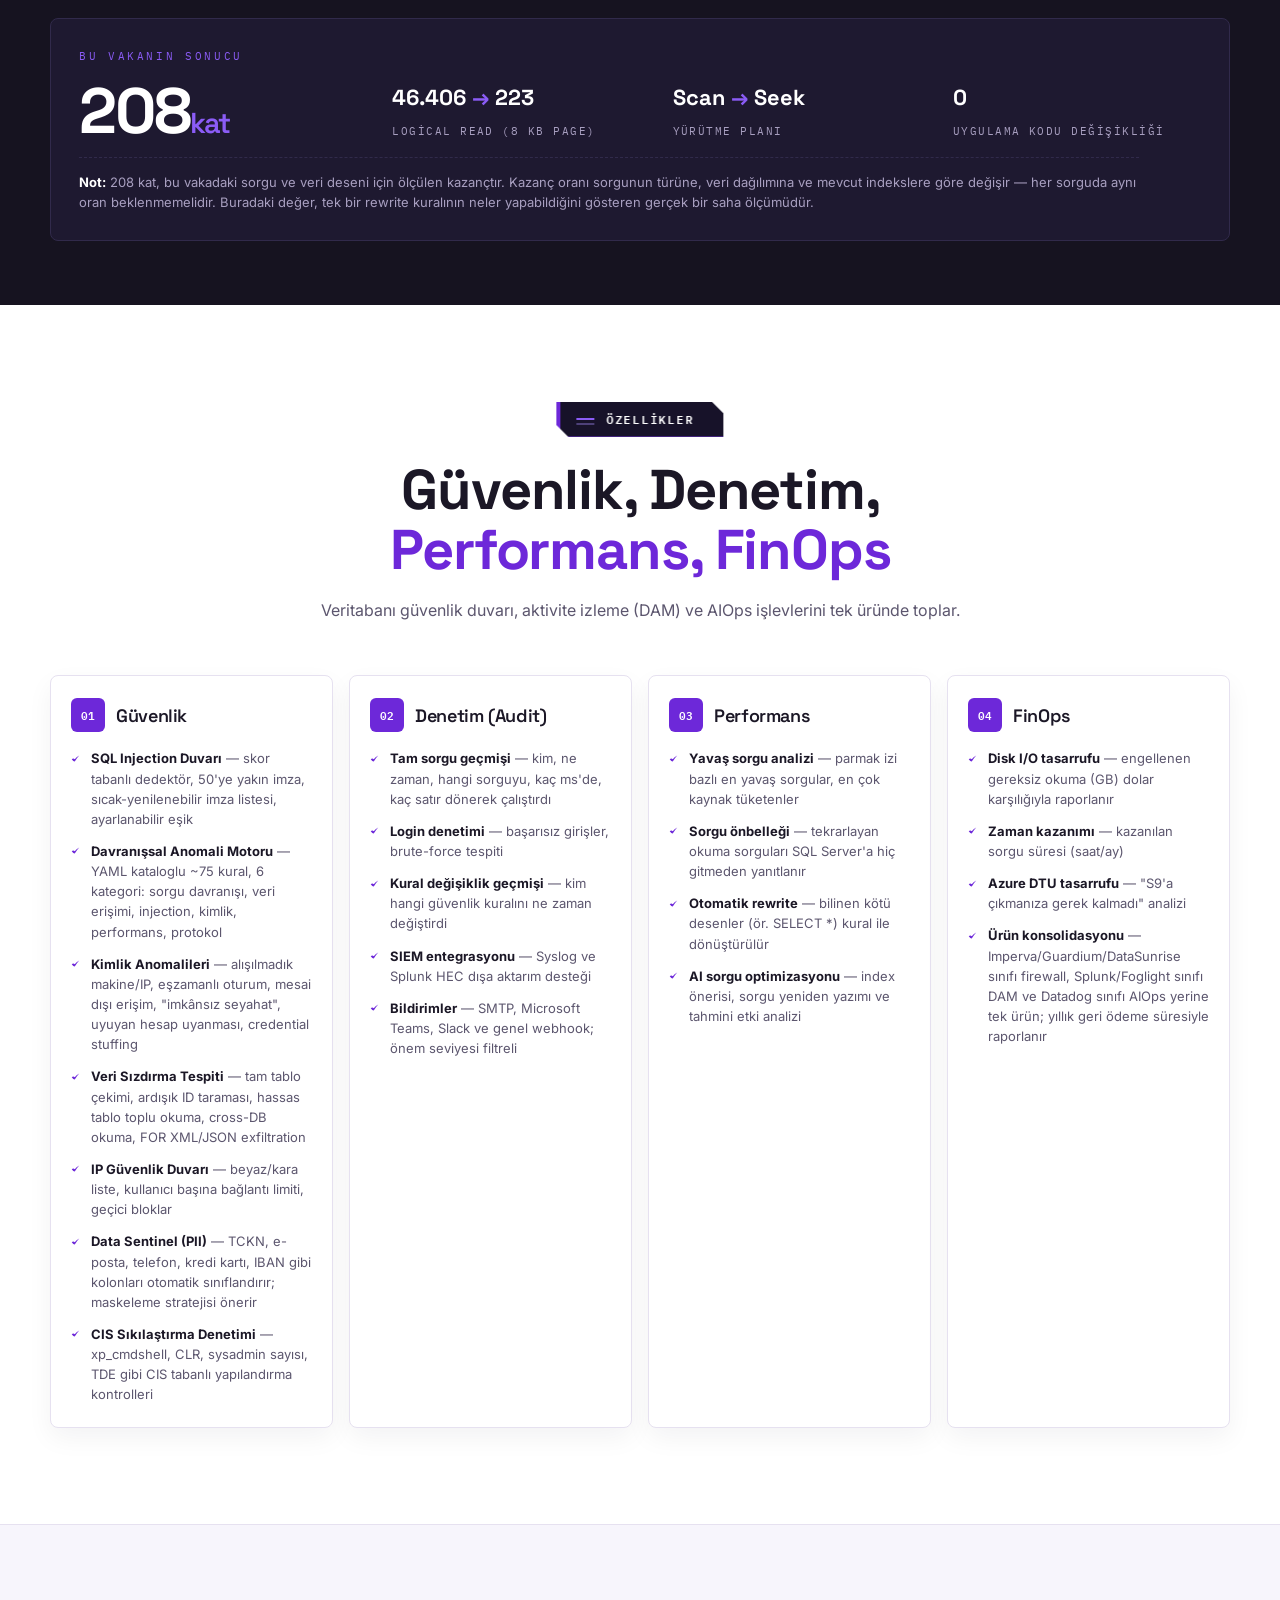
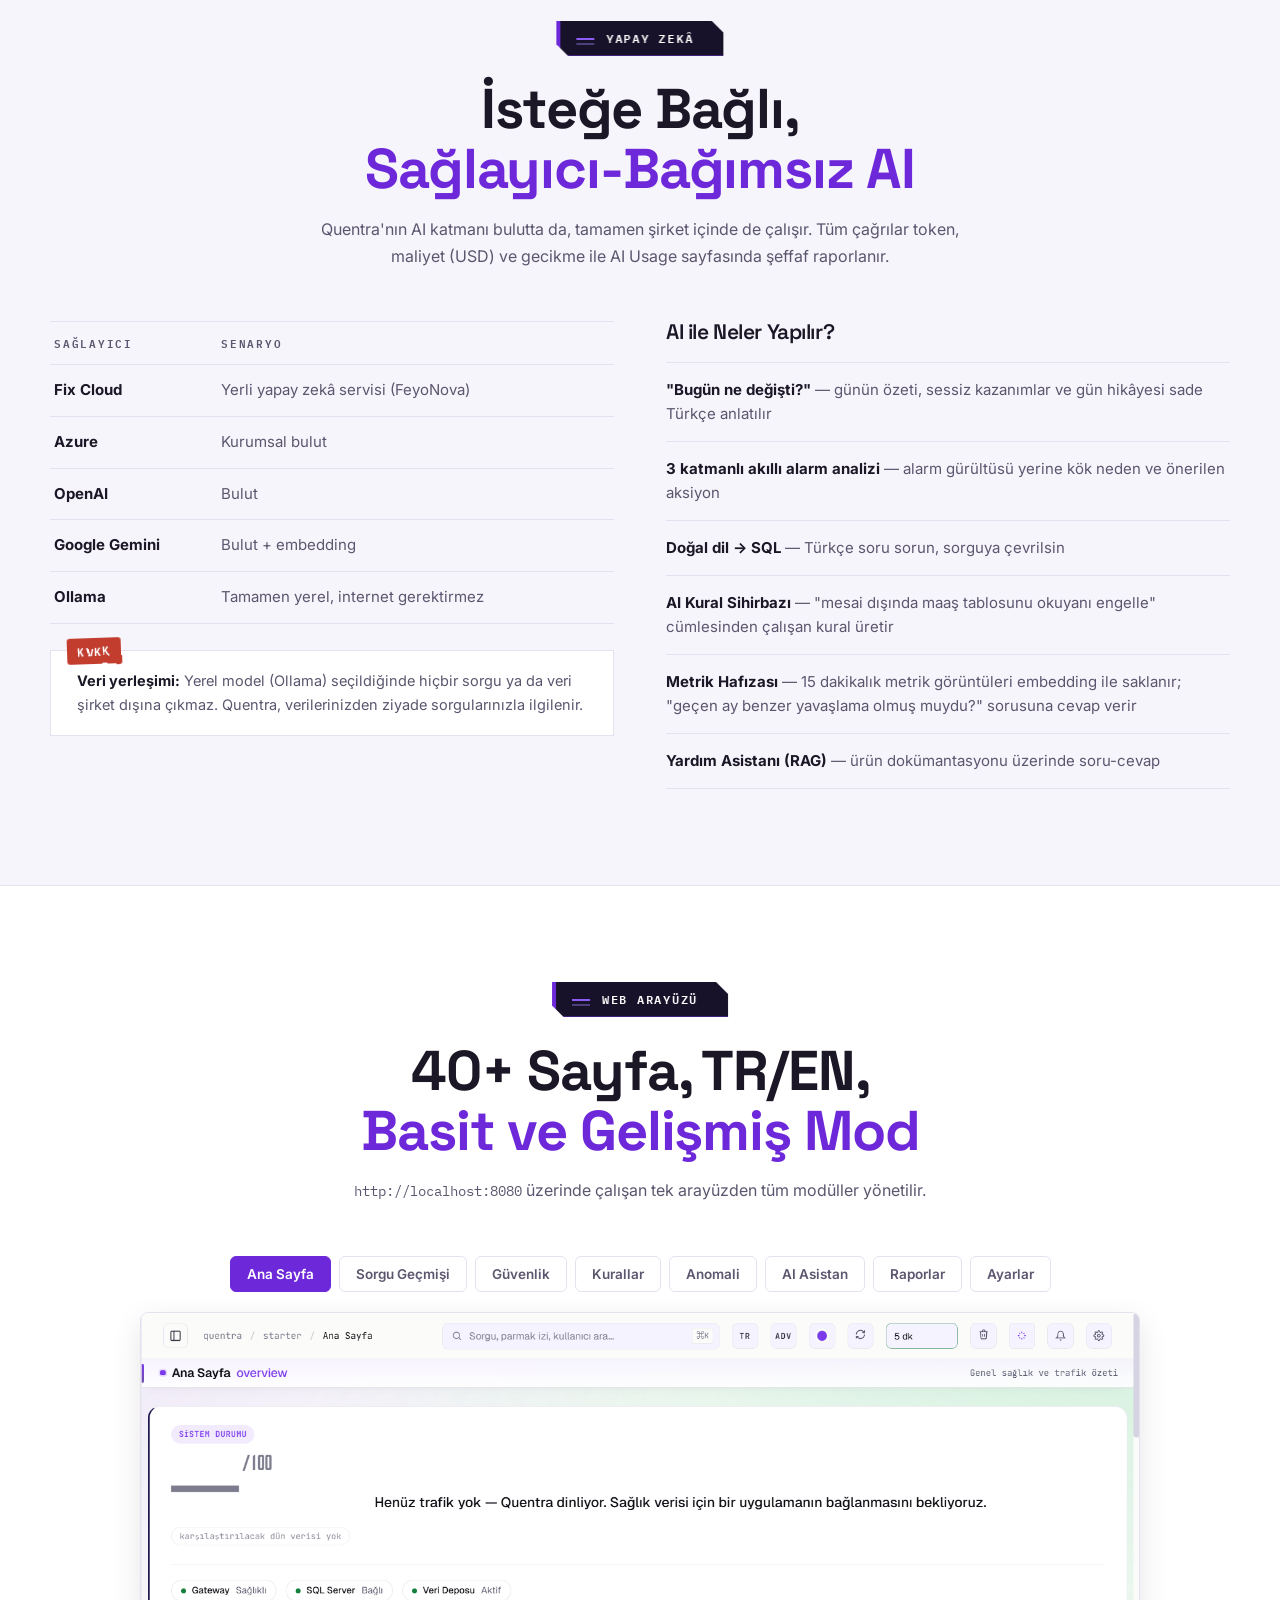
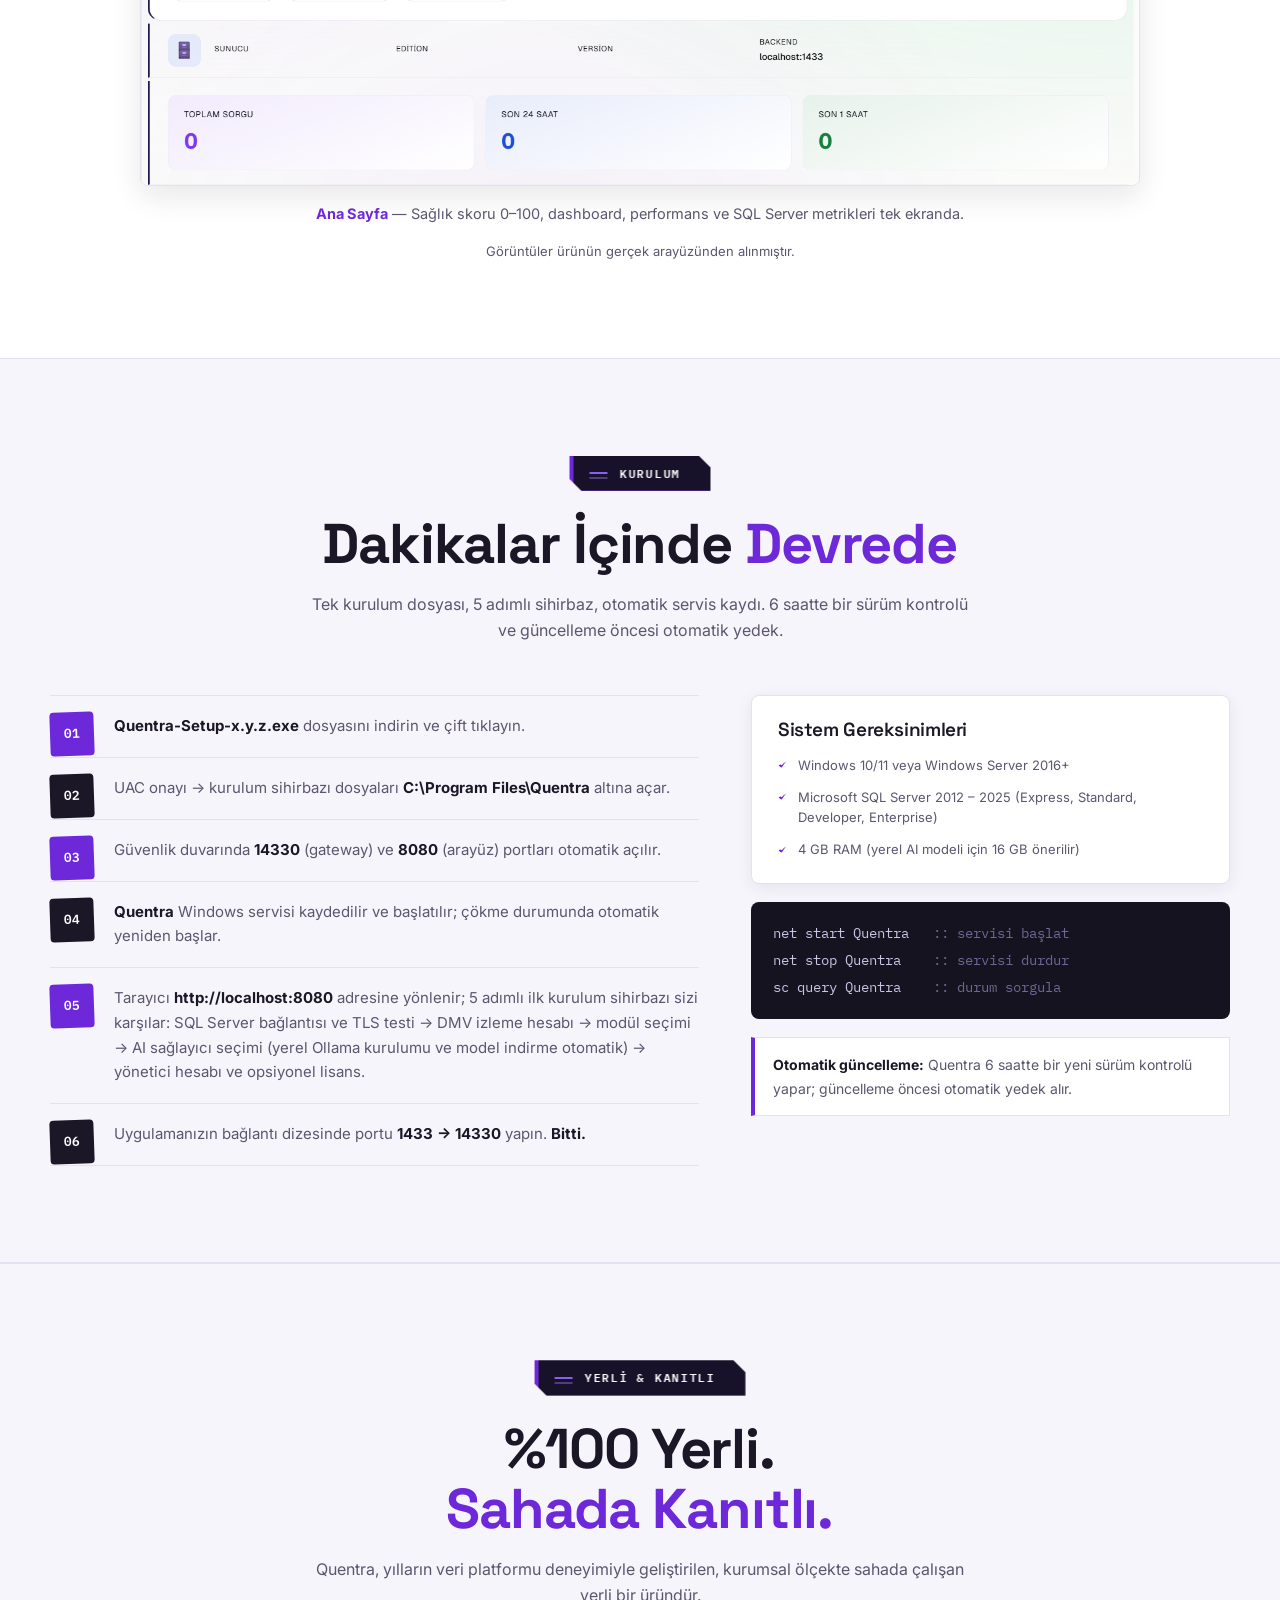
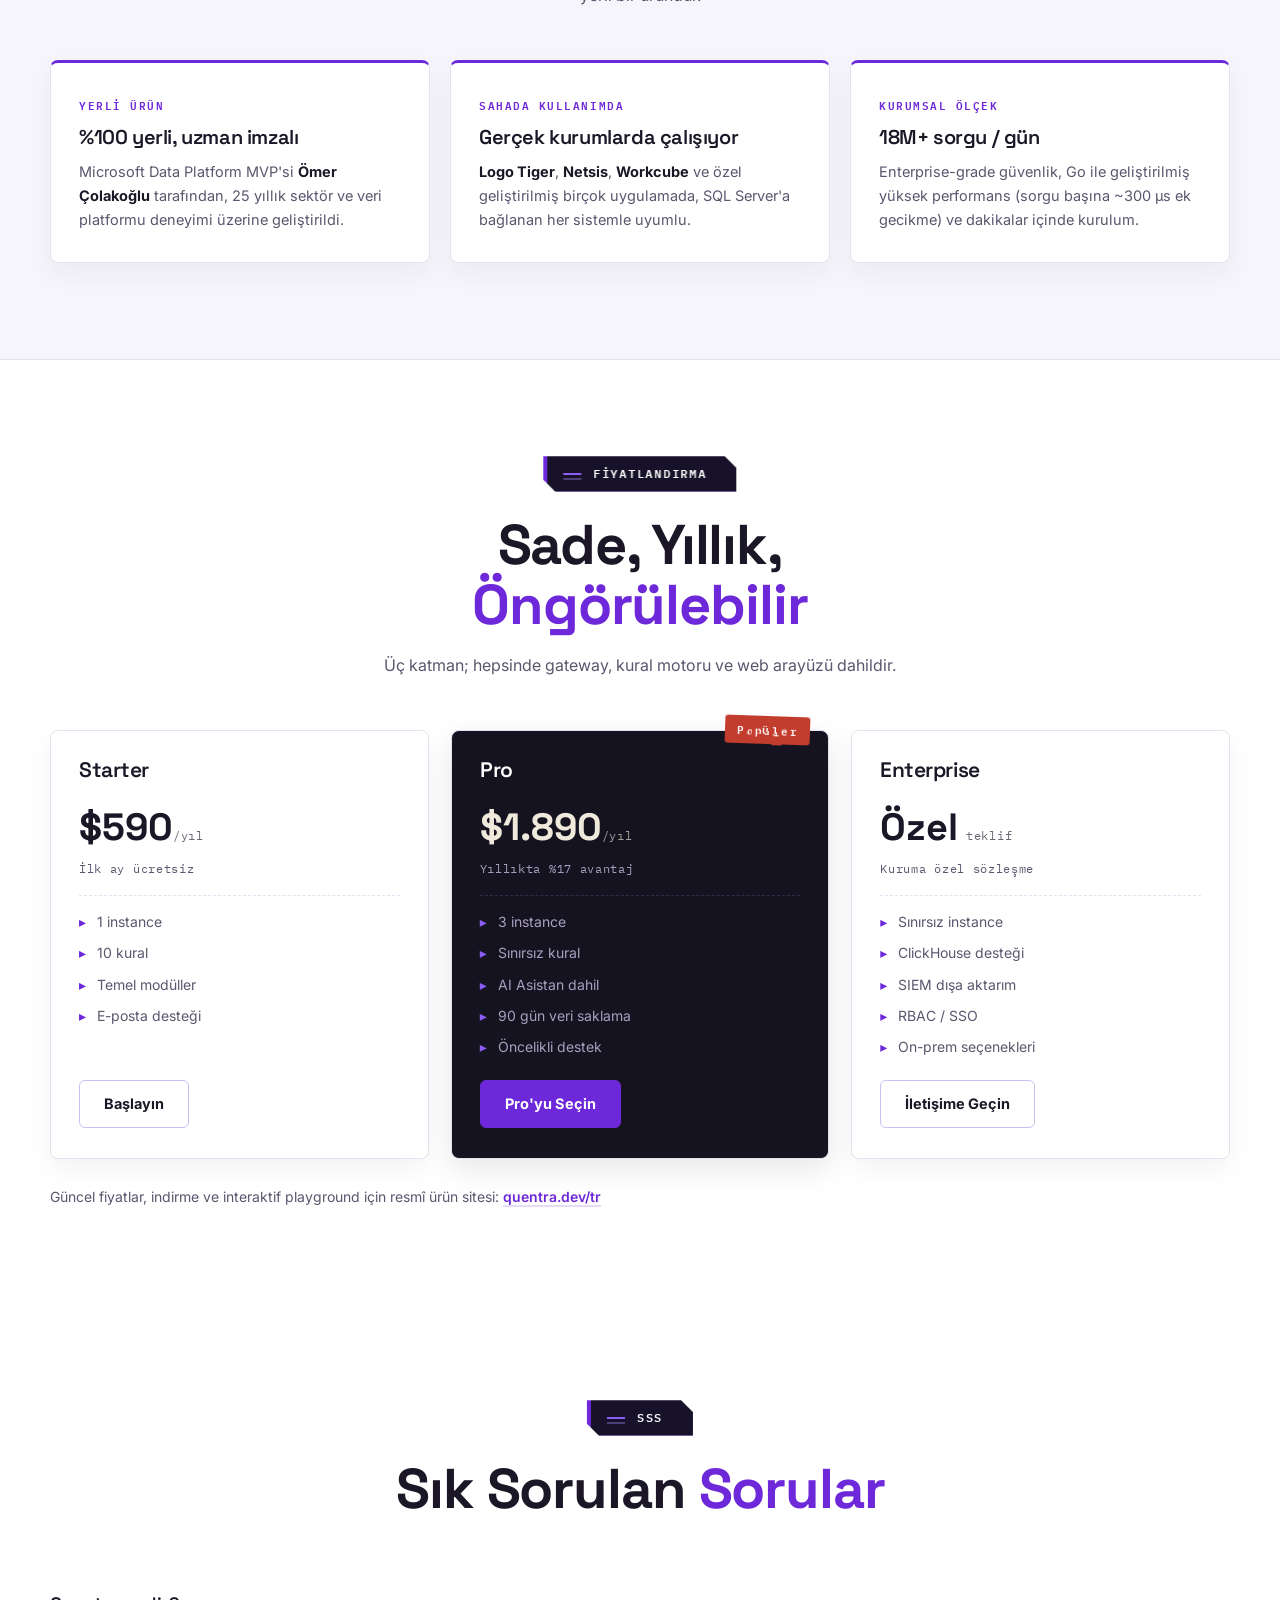
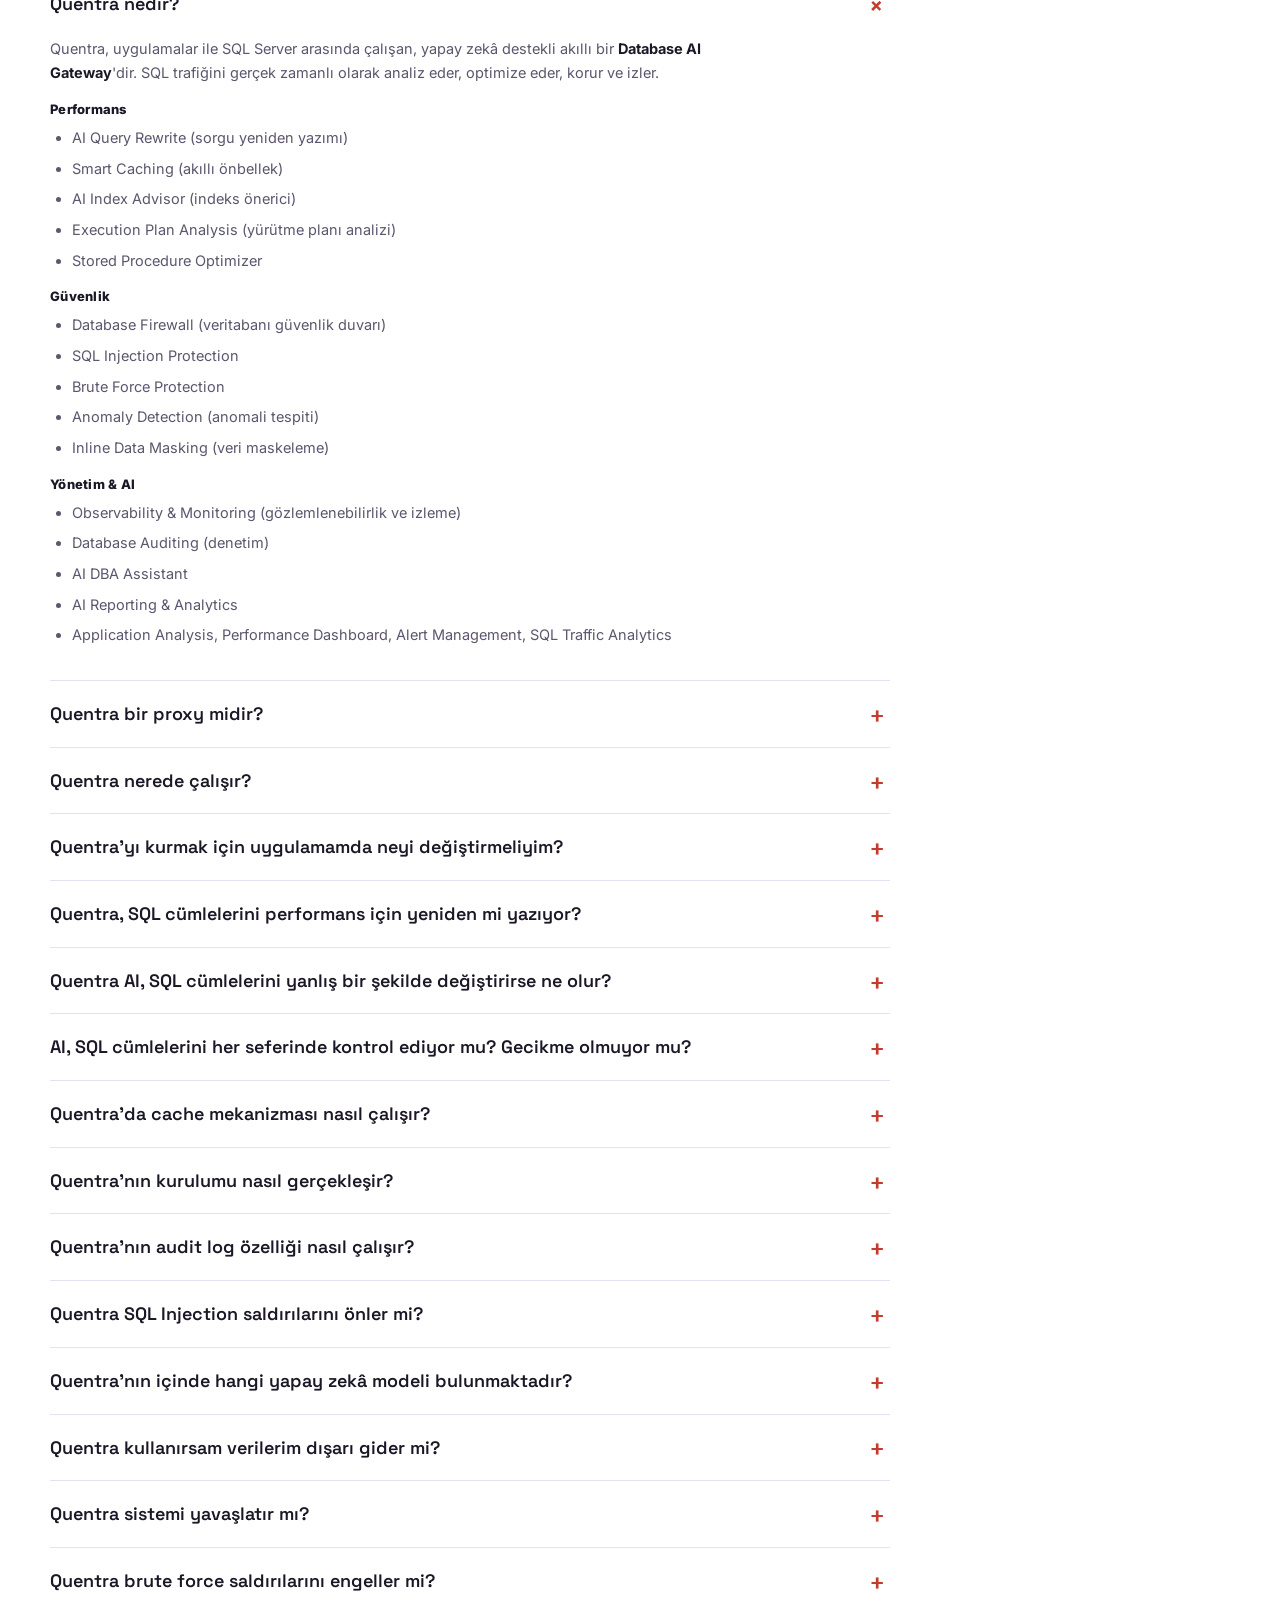
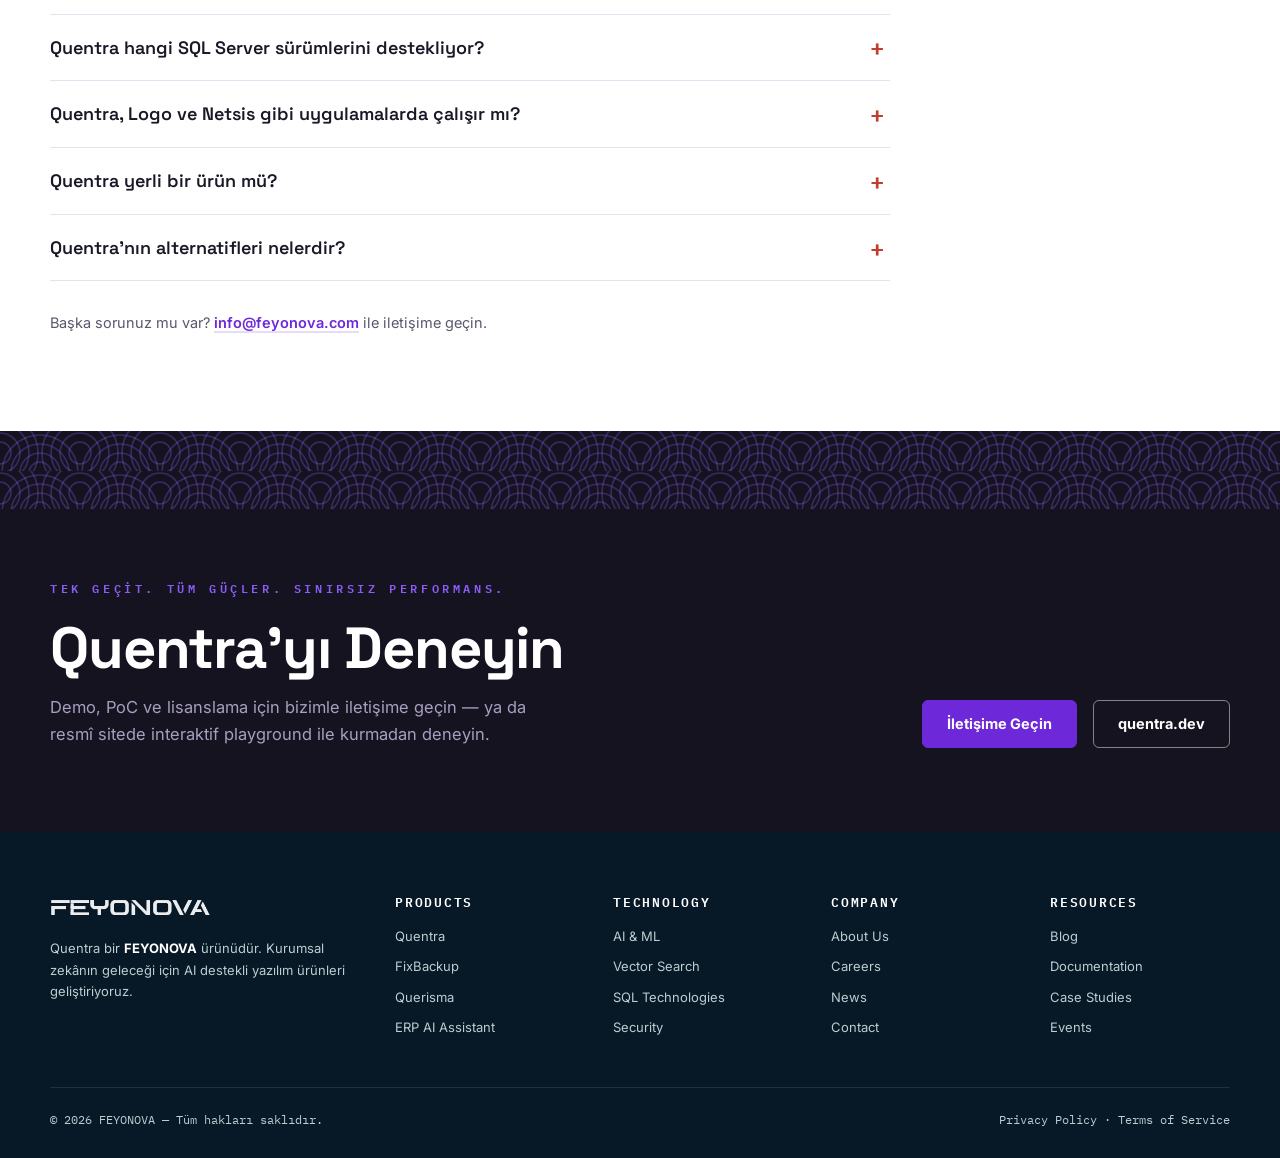
<file: quentra.html>
<!DOCTYPE html>
<html lang="tr">
<head>
<meta charset="UTF-8" />
<meta name="viewport" content="width=device-width, initial-scale=1.0" />
<title>Quentra | FeyoNova</title>
<meta name="description" content="Quentra, uygulama ile SQL Server arasına giren TDS-farkındalıklı bir ağ geçididir: her sorguyu görür, saldırıları engeller, sorguları havada optimize eder. 12 kahraman, tek gateway." />
<link rel="icon" type="image/png" sizes="128x118" href="assets/quentra-web/quentra-q.png" />
<link rel="preconnect" href="https://fonts.googleapis.com">
<link rel="preconnect" href="https://fonts.gstatic.com" crossorigin>
<link href="https://fonts.googleapis.com/css2?family=Inter:ital,wght@0,400;0,500;0,600;0,700;0,800;1,400;1,600&family=Space+Grotesk:wght@500;600;700&family=IBM+Plex+Mono:ital,wght@0,400;0,500;0,600;1,400&display=swap" rel="stylesheet">
<link rel="stylesheet" href="assets/page-transition.css">
<link rel="stylesheet" href="assets/site-motion.css">
<link rel="preload" as="image" href="assets/quentra-web/hero-01.jpg">
<style>
/* ============ TOKENLAR ============ */
:root{
  --paper:#ffffff;
  --paper-2:#f7f5fc;
  --paper-edge:#e6e1f0;
  --ink:#1b1726;
  --ink-2:#5c566e;
  --island:#161320;
  --island-2:#1e1930;
  --island-line:#312a4b;
  --island-text:#efe9dc;
  --island-muted:#a89fc0;
  --quentra:#6d28d9;
  --quentra-soft:#8b5cf6;
  --quentra-pale:#e6dcf7;
  --vermilion:#c33d2e;
  --vermilion-deep:#9c2b1f;
  --display:"Space Grotesk",Inter,system-ui,sans-serif;
  --text:Inter,system-ui,-apple-system,"Segoe UI",sans-serif;
  --mono:"IBM Plex Mono",Consolas,monospace;
  --hard-shadow:0 10px 30px rgba(20,18,40,.10);
  --hard-shadow-sm:0 4px 16px rgba(20,18,40,.08);
}

/* ============ TEMEL ============ */
*{box-sizing:border-box}
html{scroll-behavior:smooth}
html,body{overflow-x:clip}
body{
  margin:0;
  font-family:var(--text);
  font-size:16px;
  line-height:1.65;
  color:var(--ink);
  background:var(--paper);
  position:relative;
}
main,header,footer{position:relative;z-index:1}
a{color:inherit;text-decoration:none}
p{margin:0}
img{max-width:100%;height:auto;display:block}
::selection{background:var(--quentra);color:var(--paper)}
h1,h2,h3,h4{font-family:var(--display);font-weight:700;line-height:1.08;margin:0;letter-spacing:-.02em}
h2{font-size:clamp(34px,4.4vw,56px)}
h3{font-size:21px;font-weight:600}
.container{width:min(1180px,calc(100% - 44px));margin:auto}
section{padding:96px 0;scroll-margin-top:84px}

.eyebrow{
  display:inline-flex;align-items:center;gap:10px;
  font-family:var(--text);font-size:13.5px;font-weight:800;
  letter-spacing:.12em;text-transform:uppercase;color:var(--quentra);
  background:#f1ebfd;border:1px solid #dccff6;border-radius:999px;
  padding:10px 22px;margin-bottom:22px;
}
.eyebrow::before{content:"";width:8px;height:8px;background:var(--quentra);border-radius:50%;flex:none}
.container>.eyebrow{position:relative;left:50%;transform:translateX(-50%)}
.section-head{
  display:flex;flex-direction:column;align-items:center;text-align:center;
  gap:16px;margin-bottom:52px;
}
.section-head>p{max-width:660px;color:var(--ink-2);font-size:16px}
.problem h2,.problem-sub{margin-left:auto;margin-right:auto;text-align:center}

/* mor gradyan vurgu */
.grad{color:var(--quentra)}

/* numarali rozet */
.hanko{
  display:inline-grid;place-items:center;
  width:42px;height:42px;
  background:var(--quentra);color:#fff;
  font-family:var(--mono);font-weight:600;font-size:12.5px;letter-spacing:.04em;
  border-radius:6px;
}
.hanko.purple{background:var(--quentra)}

/* butonlar */
.btn{
  display:inline-flex;align-items:center;justify-content:center;gap:10px;
  min-height:48px;padding:0 24px;
  font-family:var(--text);font-size:14.5px;font-weight:700;
  border:1px solid #cdbdf0;border-radius:6px;
  background:#fff;color:var(--ink);cursor:pointer;
  transition:transform .18s ease,background .18s ease,border-color .18s ease;
}
.btn:hover{transform:translateY(-1px);background:var(--paper-2);border-color:var(--quentra)}
.btn-primary{
  background:var(--quentra);border-color:var(--quentra);color:#fff;
}
.btn-primary:hover{background:#5a2fd8;border-color:#5a2fd8;color:#fff}
.btn-teal{
  background:#0f9d94;border-color:#0f9d94;color:#fff;
}
.btn-teal:hover{background:#087d77;border-color:#087d77;color:#fff}
:focus-visible{outline:3px solid var(--quentra);outline-offset:3px;border-radius:2px}


/* ============ TOPBAR ============ */
.topbar{
  position:sticky;top:0;z-index:60;
  background:rgba(255,255,255,.92);backdrop-filter:blur(14px);
  border-bottom:1px solid var(--paper-edge);
}
.nav{height:74px;display:flex;align-items:center;justify-content:space-between;gap:22px}
.brandrow{display:flex;align-items:center;gap:16px}
.brand-logo{height:24px;display:block}
.brand-sep{width:2px;height:26px;background:var(--paper-edge);transform:rotate(14deg)}
.brand-q{
  width:118px;height:auto;display:block;
  object-fit:contain;
}
.menu{display:flex;gap:28px;font-family:var(--text);font-size:14px;font-weight:600;color:#3a3450}
.menu a{padding:4px 2px;border-bottom:2px solid transparent}
.menu a:hover{color:var(--quentra);border-bottom-color:var(--quentra)}
.nav .btn{min-height:42px;padding:0 18px;font-size:13.5px}
.mobile-toggle{
  display:none;background:none;border:1px solid var(--paper-edge);border-radius:8px;
  width:44px;height:40px;cursor:pointer;position:relative;
}
.mobile-toggle span,.mobile-toggle span::before,.mobile-toggle span::after{
  content:"";position:absolute;left:9px;right:9px;height:2px;background:var(--ink);
}
.mobile-toggle span{top:50%;margin-top:-1px}
.mobile-toggle span::before{top:-7px}
.mobile-toggle span::after{top:7px}

/* ============ MASTHEAD ============ */
.masthead{
  position:relative;overflow:clip;
  border-bottom:1px solid var(--paper-edge);
  background:
    radial-gradient(circle at 82% 30%,rgba(120,73,255,.09),transparent 34%),
    linear-gradient(180deg,#ffffff 0%,#f6f2fd 100%);
  padding:0;
}
.masthead-grid{
  display:grid;grid-template-columns:minmax(0,.88fr) minmax(420px,1.12fr);
  align-items:center;gap:clamp(36px,4vw,56px);
  width:min(1440px,calc(100% - clamp(32px,6vw,96px)));
  padding:clamp(40px,4.5vw,72px) 0;position:relative;
}
.mast-intro{min-width:0;text-align:left}
.mast-logo{width:clamp(220px,18vw,320px);height:auto;margin:0 0 clamp(18px,2vw,28px)}
.masthead h1{
  font-size:clamp(34px,3.2vw,52px);
  letter-spacing:-.02em;line-height:1.12;max-width:680px;
}
.mast-lead{
  font-size:clamp(15.5px,1.2vw,18px);font-weight:600;color:#372f52;
  max-width:620px;margin:clamp(16px,1.6vw,22px) 0 10px;
}
.mast-actions{display:flex;gap:14px;flex-wrap:wrap;margin-top:clamp(22px,2vw,30px);justify-content:flex-start}
.mast-banner{
  margin:0;width:100%;height:auto;max-width:none;
  aspect-ratio:3/2;justify-self:end;
  border-radius:12px;overflow:hidden;border:1px solid var(--paper-edge);
  background:#fff;box-shadow:var(--hard-shadow);
}
.mast-banner img{
  width:100%;height:auto;aspect-ratio:3/2;
  object-fit:contain;object-position:center;display:block;
}

.stat{
  flex:1 1 120px;padding:16px 18px 0 0;margin-right:18px;
  border-right:1px solid var(--paper-edge);
}
.stat:last-child{border-right:none;margin-right:0}
.stat b{
  display:block;font-family:var(--display);font-weight:700;font-size:26px;
  color:var(--ink);line-height:1.1;
}
.stat span{font-family:var(--mono);font-size:10.5px;letter-spacing:.14em;text-transform:uppercase;color:var(--ink-2)}


/* ============ PROBLEM ============ */
.problem,.nedir,#nasil-calisir{padding:clamp(64px,6vw,92px) 0}
.nedir>.container,#nasil-calisir>.container{
  width:min(1440px,calc(100% - clamp(32px,6vw,96px)));
}
.problem{padding:clamp(40px,3.5vw,56px) 0}
.problem>.container{width:min(1280px,calc(100% - clamp(32px,7vw,112px)))}
.problem .eyebrow{font-size:11.5px;padding:7px 16px;margin-bottom:clamp(14px,1.4vw,18px)}
.problem h2{
  max-width:900px;font-size:clamp(30px,2.6vw,40px);line-height:1.03;
}
.problem h2 em{font-style:normal;color:var(--vermilion)}
.problem-sub{
  margin-top:clamp(14px,1.5vw,20px);max-width:760px;color:var(--ink-2);
  font-size:clamp(14.5px,1vw,16.5px);line-height:1.55;
}
.problem-sub b{color:var(--quentra)}
.problem-grid{
  display:grid;grid-template-columns:repeat(3,minmax(0,1fr));
  gap:clamp(16px,1.8vw,22px);margin-top:clamp(22px,2.2vw,28px);
  align-items:stretch;
}
.problem-card{
  display:flex;flex-direction:column;background:#fff;
  border:1px solid var(--paper-edge);border-radius:8px;
  padding:clamp(18px,1.5vw,22px);box-shadow:0 10px 26px rgba(20,18,40,.05);
}
.p-tag{
  font-family:var(--mono);font-size:12px;font-weight:700;letter-spacing:.14em;
  text-transform:uppercase;color:var(--vermilion);margin-bottom:9px;
}
.problem-card h3{font-size:18px;margin-bottom:10px}
.problem-card ul{list-style:none;margin:0 0 13px;padding:0;display:grid;gap:7px;font-size:13.5px;color:var(--ink-2)}
.problem-card li{padding-left:18px;position:relative;line-height:1.45}
.problem-card li::before{content:"—";position:absolute;left:0;color:var(--vermilion)}
.p-fix{
  margin-top:auto;padding-top:12px;border-top:1px dashed var(--paper-edge);
  font-size:13.5px;color:var(--ink-2);line-height:1.45;
}
.p-fix b{color:var(--quentra)}
.problem-close{
  margin:clamp(16px,2vw,22px) auto 0;max-width:900px;text-align:center;
  font-family:var(--display);font-size:clamp(17px,1.4vw,20px);
  font-weight:600;color:var(--ink);line-height:1.4;
}
.problem-close b{color:var(--quentra);font-weight:600;font-style:normal}

/* ============ NEDIR ============ */
.nedir{
  background:var(--paper-2);border-top:1px solid var(--paper-edge);
  border-bottom:1px solid var(--paper-edge);position:relative;
  padding:clamp(38px,3.2vw,52px) 0;
}
.nedir>.container{width:min(1280px,calc(100% - clamp(32px,7vw,112px)))}
.nedir .eyebrow{font-size:11.5px;padding:7px 16px;margin-bottom:clamp(12px,1.2vw,16px)}
.nedir .section-head{gap:8px;margin-bottom:clamp(18px,2vw,26px)}
.nedir .section-head h2{max-width:780px;font-size:clamp(30px,2.6vw,40px);line-height:1.03}
.nedir-lead{
  display:grid;grid-template-columns:minmax(0,1.2fr) minmax(300px,.8fr);
  gap:clamp(22px,2.6vw,38px);align-items:center;
}
.standfirst{font-size:clamp(14px,.95vw,16px);line-height:1.55;color:var(--ink);max-width:none}
.standfirst > p + p{margin-top:.75em}
.nedir-note{
  border:1px solid var(--paper-edge);background:#fff;border-radius:8px;
  padding:clamp(16px,1.4vw,20px);font-size:clamp(13.5px,.9vw,15px);line-height:1.5;color:var(--ink-2);
  border-left:4px solid var(--quentra);box-shadow:0 10px 26px rgba(20,18,40,.05);
}
.promises{
  display:grid;grid-template-columns:repeat(2,minmax(0,1fr));
  gap:clamp(14px,1.4vw,18px);margin-top:clamp(20px,2vw,26px);
}
.promise{
  display:grid;grid-template-columns:40px 1fr;gap:12px;align-items:start;
  background:#fff;border:1px solid var(--paper-edge);border-radius:8px;
  padding:clamp(14px,1.3vw,18px);box-shadow:0 10px 26px rgba(20,18,40,.05);
}
.promise-num{
  font-family:var(--mono);font-size:12.5px;font-weight:600;color:#fff;
  background:var(--quentra);border-radius:6px;
  width:36px;height:36px;display:grid;place-items:center;
}
.promise h3{font-size:16px;margin-bottom:5px}
.promise ul{list-style:none;margin:0;padding:0;display:grid;gap:4px;font-size:13px;color:var(--ink-2)}
.promise li{padding-left:19px;position:relative;line-height:1.35}
.promise li::before{
  content:"";position:absolute;left:0;top:.42em;width:10px;height:10px;
  background-image:url("data:image/svg+xml,%3Csvg xmlns='http://www.w3.org/2000/svg' viewBox='0 0 12 12'%3E%3Cpath d='M1 7 Q 3 10 5 10 Q 8 5 11 2 Q 7 4 5 7 Q 3 5 1 7 Z' fill='%236d28d9'/%3E%3C/svg%3E");
  background-size:contain;background-repeat:no-repeat;
}

/* ============ NASIL CALISIR ============ */
#nasil-calisir{padding:clamp(44px,4vw,64px) 0}
#nasil-calisir>.container{width:min(1280px,calc(100% - clamp(32px,7vw,112px)))}
#nasil-calisir .eyebrow{font-size:11.5px;padding:7px 16px;margin-bottom:clamp(12px,1.2vw,16px)}
#nasil-calisir .section-head{gap:10px;margin-bottom:clamp(22px,2.4vw,30px)}
#nasil-calisir .section-head h2{font-size:clamp(30px,2.6vw,40px);line-height:1.03}
#nasil-calisir .section-head>p{
  max-width:780px;font-size:clamp(14px,.95vw,16px);line-height:1.55;
}
#nasil-calisir .section-head>p b{color:var(--quentra);font-weight:700}
.hero-tease{
  display:inline-flex;align-items:center;gap:8px;margin-top:4px;
  padding:8px 14px;border:1px solid #d8c6fb;border-radius:999px;
  background:#f4efff;color:var(--quentra);font-size:13px;font-weight:700;
  transition:transform .16s ease,background .16s ease;
}
.hero-tease:hover{background:#ece3ff;transform:translateY(-1px)}
.hero-tease span{font-family:var(--mono);font-size:11px;letter-spacing:.06em}
.flowmap{
  display:grid;
  grid-template-columns:minmax(200px,1fr) clamp(36px,3.5vw,52px) minmax(300px,1.2fr) clamp(36px,3.5vw,52px) minmax(200px,1fr);
  gap:clamp(8px,.8vw,12px);align-items:stretch;margin-bottom:clamp(24px,2.5vw,32px);
}
.flow-node{
  border:1px solid var(--paper-edge);border-radius:8px;background:#fff;
  padding:clamp(16px,1.5vw,22px) clamp(14px,1.5vw,20px);text-align:center;position:relative;
  min-height:clamp(112px,9vw,140px);display:flex;flex-direction:column;justify-content:center;
  box-shadow:0 10px 26px rgba(20,18,40,.06);
}
.flow-node b{display:block;font-family:var(--display);font-size:clamp(16px,1.25vw,19px);font-weight:600}
.flow-node span{font-family:var(--mono);font-size:clamp(10.5px,.9vw,12px);letter-spacing:.06em;color:var(--ink-2)}
.flow-node.qnode{
  background:var(--island);border-color:var(--island);color:var(--island-text);
  box-shadow:var(--hard-shadow);
}
.flow-node.qnode b{color:#fff;font-size:19px;letter-spacing:.02em}
.flow-node.qnode span{color:var(--quentra-soft)}
.flow-node.qnode .subports{
  margin-top:10px;padding-top:10px;border-top:1px dashed var(--island-line);
  font-family:var(--mono);font-size:11px;color:var(--island-muted);
}
.flow-arrow{align-self:center;display:grid;place-items:center}
.flow-arrow svg{width:100%;height:22px}

/* interaktif canli akis simulasyonu */
.sim{
  background:var(--island);border-radius:12px;padding:clamp(18px,2vw,26px);
  color:var(--island-text);margin-bottom:clamp(24px,3vw,36px);box-shadow:var(--hard-shadow);
}
.sim-tabs{display:flex;flex-wrap:wrap;gap:8px;margin-bottom:clamp(14px,1.5vw,20px)}
.sim-tab{
  font-family:var(--mono);font-size:11px;font-weight:600;letter-spacing:.04em;
  color:var(--island-muted);background:var(--island-2);border:1px solid var(--island-line);
  border-radius:8px;padding:8px 12px;cursor:pointer;transition:.2s;
}
.sim-tab:hover{color:#fff;border-color:var(--quentra-soft)}
.sim-tab[aria-selected="true"]{
  color:#fff;background:var(--quentra);border-color:transparent;
}
.sim-stage{
  display:grid;grid-template-columns:minmax(0,1fr) minmax(140px,170px) minmax(0,1fr);
  gap:clamp(14px,1.7vw,22px);align-items:center;
}
.sim-col{min-width:0}
.sim-label{
  display:block;font-family:var(--mono);font-size:10.5px;letter-spacing:.16em;
  text-transform:uppercase;color:var(--island-muted);margin-bottom:8px;
}
.sim-code{
  display:block;font-family:var(--mono);font-size:12px;line-height:1.6;
  background:#0f0c1a;border:1px solid var(--island-line);border-radius:8px;
  padding:12px 14px;color:#cbc2e6;overflow-x:auto;white-space:pre;min-height:68px;
}
.sim-code.blocked{color:#ff8a7a}
.sim-mid{display:flex;flex-direction:column;align-items:center;gap:10px;min-width:140px}
.sim-verdict{
  font-family:var(--mono);font-size:11px;font-weight:600;letter-spacing:.14em;
  padding:5px 12px;border-radius:6px;color:#0f0c1a;background:#34d178;
  opacity:0;transition:opacity .3s ease .5s;
}
.sim.play .sim-verdict{opacity:1}
.sim-track{
  position:relative;width:100%;height:4px;border-radius:2px;
  background:var(--island-line);
}
.sim-dot{
  position:absolute;top:-4px;left:0;width:12px;height:12px;border-radius:50%;
  background:var(--quentra-soft);
}
.sim.play.m-pass .sim-dot{animation:simTravel 1.6s ease forwards}
.sim.play.m-block .sim-dot{animation:simBlock 1.2s ease forwards}
.sim.play.m-cache .sim-dot{animation:simCache 1.6s ease forwards}
@keyframes simTravel{0%{left:0}40%{left:calc(50% - 6px)}60%{left:calc(50% - 6px)}100%{left:calc(100% - 12px)}}
@keyframes simBlock{0%{left:0}70%{left:calc(50% - 6px)}100%{left:calc(50% - 6px)}}
@keyframes simCache{0%{left:0}40%{left:calc(50% - 6px)}60%{left:calc(50% - 6px)}100%{left:0}}
.sim-explain{
  margin-top:14px;padding-top:12px;border-top:1px dashed var(--island-line);
  font-size:13px;color:var(--island-muted);line-height:1.55;
}
.sim-explain b{color:#fff}

.steps{display:grid;grid-template-columns:repeat(5,1fr);gap:0;border-top:1px solid var(--paper-edge)}
.step{padding:24px 22px 6px 0;margin-right:22px;border-right:1px solid var(--paper-edge)}
.step:last-child{border-right:none;margin-right:0;padding-right:0}
.step .num{
  font-family:var(--display);font-weight:700;font-size:30px;color:var(--quentra);
  line-height:1;display:block;margin-bottom:12px;
}
.step b{display:block;font-size:15px;font-family:var(--text);font-weight:700;margin-bottom:7px}
.step p{font-size:13.5px;color:var(--ink-2);line-height:1.6}

/* ============ KAHRAMANLAR ============ */
.heroes{background:var(--paper);position:relative;padding:clamp(56px,5vw,78px) 0}
.heroes>.container{width:min(1440px,calc(100% - clamp(32px,6vw,96px)))}
.heroes .eyebrow{font-size:11.5px;padding:7px 16px;margin-bottom:14px}
.heroes .section-head{gap:8px;margin-bottom:clamp(24px,2.5vw,34px)}
.heroes .section-head h2{
  font-size:clamp(28px,2.5vw,38px);
  line-height:1.04;
}
.heroes .section-head>p{
  max-width:680px;font-size:clamp(13.5px,1.1vw,15px);line-height:1.55;
}
.gallery{
  display:grid;grid-template-columns:minmax(0,1.15fr) minmax(440px,.85fr);
  gap:clamp(22px,2.2vw,32px);align-items:start;margin-top:4px;
}
.hero-grid{
  display:grid;grid-template-columns:repeat(3,minmax(0,1fr));
  gap:clamp(12px,1.2vw,18px);
}
.hero-card{
  padding:0;border:1px solid var(--island-line);border-radius:8px;background:var(--island);
  cursor:pointer;text-align:left;overflow:hidden;position:relative;
  transition:transform .16s ease,box-shadow .16s ease;
  display:flex;flex-direction:column;
}
.hero-card:hover{transform:translate(-2px,-2px);box-shadow:var(--hard-shadow-sm)}
.hero-card[aria-selected="true"]{
  box-shadow:0 0 0 3px var(--paper),0 0 0 6px var(--quentra);
  transform:none;
}
.hero-card img{width:100%;aspect-ratio:2/3;flex:none;object-fit:cover;object-position:top}
.hero-card .hc-meta{padding:10px 11px 12px;background:var(--island);border-top:1px solid var(--island-line)}
.hero-card .hc-num{display:none}
.hero-card .hc-name{font-family:var(--display);font-weight:600;font-size:12px;color:var(--island-text);display:block;line-height:1.3}
.hero-card .hc-mod{display:none}

.hero-detail{
  position:sticky;top:92px;display:grid;grid-template-columns:clamp(210px,16vw,250px) 1fr;
  background:var(--island);border:1px solid var(--island-line);border-radius:8px;
  color:var(--island-text);overflow:hidden;
  box-shadow:var(--hard-shadow);
  scroll-margin-top:96px;
}
.hd-imgwrap{position:relative;overflow:hidden;background:var(--island-2);min-height:100%}
.hd-imgwrap img{position:absolute;inset:0;width:100%;height:100%;object-fit:cover;object-position:top;transition:opacity .22s ease}
.hd-imgwrap.swapping img{opacity:0}
.hd-body{padding:22px clamp(24px,3vw,38px);position:relative;min-height:260px;display:flex;flex-direction:column;justify-content:center}
.hd-topline{display:flex;align-items:center;gap:12px;margin-bottom:10px}
.hd-num{
  font-family:"Segoe UI",var(--text);font-size:13px;font-weight:700;
  color:#fff;background:var(--accent,#8b5cf6);border-radius:8px;
  padding:5px 11px;
}
.hd-body h3{font-family:"Segoe UI",var(--display);font-size:clamp(22px,2vw,26px);font-weight:700;color:#fff;letter-spacing:-.01em}
.hd-mod{
  font-family:"Segoe UI",var(--text);font-size:13.5px;font-weight:700;letter-spacing:.06em;
  text-transform:uppercase;color:var(--accent,#8b5cf6);margin:6px 0 12px;
}
.hd-desc{font-family:"Segoe UI",var(--text);font-size:clamp(14px,1.2vw,15.5px);color:var(--island-text);line-height:1.7;max-width:760px}

/* ============ 208x VAKA ============ */
.case{background:var(--island);color:var(--island-text);position:relative;overflow:clip;padding:clamp(52px,5vw,76px) 0}
.case>.container{width:min(1280px,calc(100% - clamp(32px,7vw,112px)))}
.case .eyebrow{color:var(--quentra-soft)}
.case .eyebrow::before{background:var(--quentra-soft)}
.case h2{color:#fff}
.case .section-head>p{color:var(--island-muted)}
.case .section-head{gap:10px;margin-bottom:clamp(26px,3vw,38px)}
.case .section-head h2{font-size:clamp(30px,2.8vw,42px);line-height:1.04}
.case .section-head>p{max-width:780px;font-size:clamp(14px,1vw,16px);line-height:1.55}
.case-hint{
  display:flex;align-items:center;justify-content:center;gap:8px;margin:0 0 18px;
  font-family:var(--mono);font-size:11.5px;letter-spacing:.1em;text-transform:uppercase;
  color:var(--island-muted);
}
.case-hint .arrow{color:var(--quentra-soft);font-size:15px}
.case-steps{
  display:grid;gap:clamp(18px,2vw,26px);margin-top:0;
  max-width:1180px;margin-inline:auto;position:relative;
}
.case-step{
  display:grid;grid-template-columns:minmax(260px,.72fr) minmax(0,1.28fr);
  gap:10px clamp(24px,3vw,44px);align-items:center;
  border:1px solid var(--island-line);border-radius:8px;background:var(--island-2);
  padding:clamp(22px,2.4vw,32px);position:relative;
}
.case-step::before{
  content:"";position:absolute;left:-12px;top:28px;width:6px;height:46px;
  border-radius:999px;background:var(--quentra);box-shadow:0 0 22px rgba(139,92,246,.45);
}
.case-step>.cs-num,.case-step>h3,.case-step>p{grid-column:1}
.case-step>.case-visual{grid-column:2;grid-row:1/4;align-self:center;min-width:0}
.case-step:nth-child(even){grid-template-columns:minmax(0,1.28fr) minmax(260px,.72fr)}
.case-step:nth-child(even)>.cs-num,.case-step:nth-child(even)>h3,.case-step:nth-child(even)>p{grid-column:2}
.case-step:nth-child(even)>.case-visual{grid-column:1}
.case-step .cs-num{
  font-family:var(--mono);font-size:11px;font-weight:600;letter-spacing:.18em;
  color:var(--island-muted);display:block;margin-bottom:2px;text-transform:uppercase;
}
.case-step .cs-num b{color:var(--quentra-soft);font-weight:600}
.case-step h3{color:#fff;font-size:clamp(18px,1.5vw,21px);margin-bottom:2px}
.case-step p{font-size:clamp(13.5px,1vw,14.5px);color:var(--island-muted);line-height:1.6}
.case-visual{display:grid;gap:14px}
.codeblock{
  font-family:var(--mono);font-size:13.5px;line-height:1.8;
  background:#0f0c1a;border:1px solid var(--island-line);border-radius:4px;
  padding:16px 18px;margin:0;overflow-x:auto;color:#cbc2e6;
  white-space:pre;max-width:100%;
}
/* grid/flex min-width blowout onlemi — kod bloklari kart disina tasamaz */
.case-step,.gallery>*,.nedir-lead>*,.ai-layout>*,.install-layout>*,.feature-col,.step,.problem-card,.sim-col,.hero-detail>*{min-width:0}
.codeblock .kw{color:#8b5cf6}
.codeblock .bad{color:#ff8a7a;border-bottom:2px solid var(--vermilion)}
.codeblock .good{color:#7ee0b8}
.codeblock .cm{color:#6f6693}
.codeblock.diff .minus{color:#ff8a7a;display:block}
.codeblock.diff .plus{color:#7ee0b8;display:block}
.tagchip{
  display:inline-block;font-family:var(--mono);font-size:11px;font-weight:600;
  letter-spacing:.14em;color:#fff;background:var(--vermilion);
  padding:4px 10px;border-radius:6px;
}
.cs-shot{margin:0;border:1px solid var(--island-line);border-radius:10px;overflow:hidden;background:#0f0c1a}
.cs-shot img{width:100%;height:auto;display:block;image-rendering:auto}
.cs-shot figcaption{font-size:12.5px;color:var(--island-muted);padding:9px 14px;border-top:1px solid var(--island-line)}
.case-result{
  width:min(100%,1180px);margin:clamp(22px,2.5vw,30px) auto 0;
  border:1px solid var(--island-line);border-radius:8px;background:var(--island-2);
  padding:clamp(22px,2.2vw,28px);
  display:grid;grid-template-columns:minmax(150px,.34fr) minmax(0,1fr);
  gap:14px clamp(28px,3vw,44px);align-items:center;
}
.case-result .cr-label{
  grid-column:1/-1;
  font-family:var(--mono);font-size:11px;letter-spacing:.24em;text-transform:uppercase;
  color:var(--quentra-soft);display:block;
}
.big-x{
  font-family:var(--display);font-weight:700;
  font-size:clamp(48px,5vw,72px);line-height:1;color:#fff;
  display:inline-block;letter-spacing:-.03em;
}
.big-x .x-mark{color:var(--quentra-soft);font-weight:600;font-size:.45em}
.case-nums{display:grid;grid-template-columns:repeat(3,minmax(0,1fr));gap:clamp(18px,2.5vw,32px)}
.case-num b{
  display:block;font-family:var(--display);font-weight:700;font-size:clamp(19px,1.7vw,23px);color:#fff;
}
.case-num b em{font-style:normal;color:var(--quentra-soft)}
.case-num span{font-family:var(--mono);font-size:10.5px;letter-spacing:.14em;text-transform:uppercase;color:var(--island-muted)}
.cr-note{
  grid-column:1/-1;
  border-top:1px dashed var(--island-line);padding-top:14px;
  max-width:1060px;font-size:13px;color:var(--island-muted);line-height:1.55;
}
.cr-note b{color:#fff}

/* ============ OZELLIKLER ============ */
.features-grid{display:grid;grid-template-columns:repeat(4,1fr);gap:16px}
.feature-col{
  background:#fff;border:1px solid var(--paper-edge);border-radius:8px;
  padding:22px 20px;box-shadow:0 10px 26px rgba(20,18,40,.05);
}
.fc-head{display:flex;align-items:center;gap:11px;margin-bottom:16px}
.fc-head h3{font-size:18px}
.fc-head .hanko{width:34px;height:34px;font-size:11px}
.flist{list-style:none;padding:0;margin:0;display:grid;gap:12px;font-size:13px;color:var(--ink-2)}
.flist li{padding-left:20px;position:relative;line-height:1.55}
.flist li::before{
  content:"";position:absolute;left:0;top:.42em;width:9px;height:9px;
  background-image:url("data:image/svg+xml,%3Csvg xmlns='http://www.w3.org/2000/svg' viewBox='0 0 12 12'%3E%3Cpath d='M1 7 Q 3 10 5 10 Q 8 5 11 2 Q 7 4 5 7 Q 3 5 1 7 Z' fill='%236d28d9'/%3E%3C/svg%3E");
  background-size:contain;background-repeat:no-repeat;
}
.flist b{color:var(--ink)}

/* ============ YAPAY ZEKA ============ */
.ai{background:var(--paper-2);border-top:1px solid var(--paper-edge);border-bottom:1px solid var(--paper-edge)}
.ai-layout{display:grid;grid-template-columns:1fr 1fr;gap:52px;align-items:start}
.print-table{width:100%;border-collapse:collapse;font-size:15px;border-top:1px solid var(--paper-edge)}
.print-table th{
  text-align:left;font-family:var(--mono);font-size:11px;font-weight:600;
  letter-spacing:.16em;text-transform:uppercase;color:var(--ink-2);
  padding:12px 4px;border-bottom:1px solid var(--paper-edge);
}
.print-table td{padding:13px 4px;border-bottom:1px solid var(--paper-edge);color:var(--ink-2);vertical-align:top}
.print-table td b{color:var(--ink)}
.margin-note{
  margin-top:26px;position:relative;
  border:1px solid var(--paper-edge);background:var(--paper);
  padding:18px 22px 18px 26px;font-size:14.5px;color:var(--ink-2);
}
.margin-note::before{
  content:"KVKK";position:absolute;top:-13px;left:16px;
  font-family:var(--mono);font-size:11px;font-weight:600;letter-spacing:.14em;
  background:var(--vermilion);color:#fff;padding:4px 10px;border-radius:3px;
  transform:rotate(-2deg);filter:url(#rough);
}
.margin-note b{color:var(--ink)}
.ai-list{list-style:none;margin:0;padding:0;display:grid;gap:0;border-top:1px solid var(--paper-edge)}
.ai-list li{padding:15px 0;border-bottom:1px solid var(--paper-edge);font-size:15px;color:var(--ink-2);line-height:1.6}
.ai-list b{color:var(--ink)}

/* ============ WEB ARAYUZU (TOC) ============ */
.toc{max-width:860px}
.toc-head{
  display:flex;justify-content:space-between;align-items:baseline;
  font-family:var(--mono);font-size:12px;letter-spacing:.16em;text-transform:uppercase;
  color:var(--ink-2);border-bottom:2px solid var(--quentra);padding-bottom:10px;margin-bottom:6px;
}
.toc-row{display:flex;align-items:baseline;gap:14px;padding:15px 0;border-bottom:1px solid var(--paper-edge)}
.toc-row .t-name{font-family:var(--display);font-weight:600;font-size:19px;white-space:nowrap}
.toc-row .t-dots{flex:1;border-bottom:2px dotted var(--paper-edge);transform:translateY(-4px)}
.toc-row .t-num{font-family:var(--mono);font-size:13px;font-weight:600;color:var(--quentra);white-space:nowrap}
.toc-row p{font-size:13.5px;color:var(--ink-2);margin:0;flex-basis:46%;line-height:1.55}
.ui-viewer{max-width:1000px;margin:0 auto}
.ui-tabs{display:flex;flex-wrap:wrap;justify-content:center;gap:8px;margin-bottom:20px}
.ui-tab{
  font-family:var(--text);font-size:13.5px;font-weight:600;
  color:var(--ink-2);background:#fff;border:1px solid var(--paper-edge);
  border-radius:6px;padding:9px 16px;cursor:pointer;
  transition:background .15s ease,border-color .15s ease,color .15s ease;
}
.ui-tab:hover{border-color:var(--quentra);color:var(--quentra)}
.ui-tab[aria-selected="true"]{background:var(--quentra);border-color:var(--quentra);color:#fff}
.ui-stage{
  border:1px solid var(--paper-edge);border-radius:8px;overflow:hidden;
  background:#fff;box-shadow:var(--hard-shadow);
}
.ui-stage img{width:100%;display:block;transition:opacity .2s ease}
.ui-stage.swapping img{opacity:0}
.ui-cap{margin-top:16px;text-align:center;font-size:14.5px;color:var(--ink-2);line-height:1.6}
.ui-cap b{color:var(--quentra);font-weight:700}
.ui-shots-note{margin-top:16px;text-align:center;font-size:13px;color:var(--ink-2)}

/* ============ KURULUM ============ */
.install{background:var(--paper-2);border-top:1px solid var(--paper-edge);border-bottom:1px solid var(--paper-edge)}
.install-layout{display:grid;grid-template-columns:1.15fr .85fr;gap:52px;align-items:start}
.isteps{counter-reset:st;display:grid;gap:0;border-top:1px solid var(--paper-edge)}
.istep{
  counter-increment:st;position:relative;
  padding:18px 0 18px 64px;border-bottom:1px solid var(--paper-edge);
  font-size:15px;color:var(--ink-2);line-height:1.65;
}
.istep::before{
  content:counter(st,decimal-leading-zero);
  position:absolute;left:0;top:16px;
  width:44px;height:44px;display:grid;place-items:center;
  font-family:var(--mono);font-size:13px;font-weight:600;
  color:var(--paper);background:var(--ink);border-radius:4px;transform:rotate(-2deg);
}
.istep:nth-child(odd)::before{background:var(--quentra)}
.istep b{color:var(--ink)}
.req{border:1px solid var(--paper-edge);border-radius:8px;background:#fff;padding:24px 26px;box-shadow:var(--hard-shadow-sm)}
.req h3{font-size:19px;margin-bottom:14px}
.inkbox{
  background:var(--island);color:#cbc2e6;border-radius:8px;
  padding:18px 22px;font-family:var(--mono);font-size:13.5px;line-height:2;
  overflow-x:auto;margin-top:18px;white-space:pre;
}
.inkbox .cm{color:#6f6693}
.update-note{
  margin-top:18px;border:1px solid var(--paper-edge);background:var(--paper);
  border-left:4px solid var(--quentra);padding:15px 18px;font-size:14px;color:var(--ink-2);
}
.update-note b{color:var(--ink)}

/* ============ FIYAT ============ */
.pricing-grid{display:grid;grid-template-columns:repeat(3,1fr);gap:22px;margin-top:8px}
.price-card{
  border:1px solid var(--paper-edge);border-radius:8px;background:#fff;
  padding:28px 28px 30px;position:relative;display:flex;flex-direction:column;gap:0;
  box-shadow:0 10px 26px rgba(20,18,40,.05);
}
.price-card.popular{background:var(--island);color:var(--island-text);box-shadow:var(--hard-shadow)}
.price-card.popular h3{color:#fff}
.pc-badge{
  position:absolute;top:-15px;right:18px;
  font-family:var(--mono);font-size:11px;font-weight:600;letter-spacing:.16em;
  background:var(--vermilion);color:#fff;padding:5px 12px;border-radius:3px;
  transform:rotate(2deg);filter:url(#rough);
}
.price-card h3{font-size:21px}
.pc-price{
  font-family:var(--display);font-weight:700;font-size:38px;margin:14px 0 2px;
}
.pc-price small{font-family:var(--mono);font-size:12px;font-weight:400;letter-spacing:.06em;color:inherit;opacity:.65}
.pc-sub{font-family:var(--mono);font-size:11.5px;letter-spacing:.06em;color:var(--ink-2);margin-bottom:16px}
.price-card.popular .pc-sub{color:var(--island-muted)}
.pc-list{list-style:none;margin:0 0 22px;padding:14px 0 0;border-top:1px dashed var(--paper-edge);display:grid;gap:8px;font-size:14px;color:var(--ink-2)}
.price-card.popular .pc-list{border-top-color:var(--island-line);color:var(--island-muted)}
.pc-list li{padding-left:18px;position:relative}
.pc-list li::before{content:"▸";position:absolute;left:0;color:var(--quentra)}
.price-card.popular .pc-list li::before{color:var(--quentra-soft)}
.price-card .btn{margin-top:auto;align-self:flex-start}
.pricing-foot{margin-top:26px;font-size:14px;color:var(--ink-2)}
.pricing-foot a{color:var(--quentra);font-weight:600;border-bottom:2px solid var(--quentra-pale)}
.pricing-foot a:hover{border-bottom-color:var(--quentra)}

/* ============ YERLI & KANITLI ============ */
.trust{background:var(--paper-2);border-top:1px solid var(--paper-edge);border-bottom:1px solid var(--paper-edge)}
.trust-grid{display:grid;grid-template-columns:repeat(3,1fr);gap:20px}
.trust-card{
  background:#fff;border:1px solid var(--paper-edge);border-radius:8px;
  padding:28px 28px 30px;box-shadow:0 10px 26px rgba(20,18,40,.05);
  border-top:3px solid var(--quentra);
}
.trust-k{
  display:inline-block;font-family:var(--mono);font-size:11px;font-weight:600;
  letter-spacing:.14em;text-transform:uppercase;color:var(--quentra);margin-bottom:12px;
}
.trust-card h3{font-size:20px;margin-bottom:12px}
.trust-card p{font-size:14.5px;color:var(--ink-2);line-height:1.65}
.trust-card p b{color:var(--ink)}

/* ============ SSS ============ */
.faq{max-width:840px}
.faq details{border-bottom:1px solid var(--paper-edge)}
.faq-cat{
  font-family:var(--mono);font-size:11.5px;font-weight:600;letter-spacing:.18em;
  text-transform:uppercase;color:var(--quentra);margin:36px 0 4px;
}
.faq-cat:first-child{margin-top:0}
.faq-foot{margin-top:30px;font-size:14.5px;color:var(--ink-2)}
.faq-foot a{color:var(--quentra);font-weight:600;border-bottom:2px solid var(--quentra-pale)}
.faq-foot a:hover{border-bottom-color:var(--quentra)}
.faq summary{
  cursor:pointer;list-style:none;padding:18px 44px 18px 0;position:relative;
  font-family:var(--display);font-weight:600;font-size:18px;
}
.faq summary::-webkit-details-marker{display:none}
.faq summary::after{
  content:"+";position:absolute;right:6px;top:50%;transform:translateY(-50%);
  font-family:var(--mono);font-size:24px;font-weight:600;color:var(--vermilion);
  transition:transform .18s ease;
}
.faq details[open] summary::after{transform:translateY(-50%) rotate(45deg)}
.faq-a{padding:0 0 22px;color:var(--ink-2);font-size:14.5px;max-width:740px;line-height:1.7}
.faq-a p{margin:0 0 10px}
.faq-a p:last-child{margin-bottom:0}
.faq-a ul,.faq-a ol{margin:0 0 10px;padding-left:22px;display:grid;gap:6px}
.faq-a code{font-family:var(--mono);font-size:.88em;background:var(--paper-2);border:1px solid var(--paper-edge);border-radius:5px;padding:1px 6px;color:var(--quentra)}
.faq-a pre{font-family:var(--mono);font-size:12.5px;line-height:1.7;background:var(--island);color:#cbc2e6;border-radius:10px;padding:14px 16px;overflow-x:auto;margin:0 0 10px;white-space:pre}
.faq-a pre code{background:none;border:none;color:inherit;padding:0;font-size:inherit}
.faq-a table{border-collapse:collapse;font-size:13px;margin:0 0 10px;width:100%}
.faq-a th,.faq-a td{border:1px solid var(--paper-edge);padding:7px 10px;text-align:left;vertical-align:top}
.faq-a th{background:var(--paper-2);font-weight:700}
.faq-a b{color:var(--ink)}
.faq-a blockquote{margin:0 0 10px;padding:10px 16px;border-left:3px solid var(--quentra);background:var(--paper-2);font-style:italic;color:var(--ink)}
.faq-a .grp{margin:12px 0 6px;font-weight:800;color:var(--ink);font-size:13px;letter-spacing:.02em}

/* ============ CTA ============ */
.seigaiha{
  height:78px;
  background-color:var(--island);
  background-image:url("data:image/svg+xml,%3Csvg xmlns='http://www.w3.org/2000/svg' width='80' height='40'%3E%3Cg fill='none' stroke='%238b5cf6' stroke-opacity='.30' stroke-width='1.6'%3E%3Ccircle cx='40' cy='42' r='38'/%3E%3Ccircle cx='40' cy='42' r='29'/%3E%3Ccircle cx='40' cy='42' r='20'/%3E%3Ccircle cx='40' cy='42' r='11'/%3E%3Ccircle cx='0' cy='22' r='38'/%3E%3Ccircle cx='0' cy='22' r='29'/%3E%3Ccircle cx='0' cy='22' r='20'/%3E%3Ccircle cx='0' cy='22' r='11'/%3E%3Ccircle cx='80' cy='22' r='38'/%3E%3Ccircle cx='80' cy='22' r='29'/%3E%3Ccircle cx='80' cy='22' r='20'/%3E%3Ccircle cx='80' cy='22' r='11'/%3E%3C/g%3E%3C/svg%3E");
  background-size:80px 40px;
}
.cta{background:var(--island);color:var(--island-text);padding:70px 0 84px}
.cta-tag{
  font-family:var(--mono);font-size:12px;font-weight:600;letter-spacing:.3em;
  text-transform:uppercase;color:var(--quentra-soft);display:block;margin-bottom:18px;
}
.cta h2{color:#fff;font-size:clamp(36px,4.6vw,58px)}
.cta p{color:var(--island-muted);margin-top:14px;max-width:520px;font-size:16.5px}
.cta-row{display:flex;align-items:flex-end;justify-content:space-between;gap:36px;flex-wrap:wrap}
.cta-actions{display:flex;gap:16px;flex-wrap:wrap}
.cta .btn{border-color:rgba(246,241,229,.5);background:transparent;color:var(--paper)}
.cta .btn:hover{background:rgba(255,255,255,.08);border-color:var(--paper)}
.cta .btn-primary{background:var(--quentra);border-color:var(--quentra);color:#fff}
.cta .btn-primary:hover{background:#7c3aed;border-color:#7c3aed}

/* ============ FOOTER ============ */
footer{background:#071827;color:#b9cfd0;padding:64px 0 28px}
.footer-grid{display:grid;grid-template-columns:1.7fr repeat(4,1fr);gap:38px}
footer h4{color:#fff;margin:0 0 16px;font-family:var(--mono);font-size:12.5px;font-weight:600;letter-spacing:.14em;text-transform:uppercase}
footer a{display:block;font-size:13px;margin:9px 0;color:#b9cfd0}
footer a:hover{color:#fff}
.brand-logo-footer{height:24px;filter:brightness(0) invert(1);opacity:.92}
.copyright{
  border-top:1px solid rgba(255,255,255,.1);margin-top:40px;padding-top:22px;
  display:flex;justify-content:space-between;font-size:12px;font-family:var(--mono);
}

/* ============ RESPONSIVE ============ */
@media(max-width:1100px){
  .mast-figure{min-height:420px}
  .ai-layout,.install-layout{grid-template-columns:1fr;gap:44px}
  .steps{grid-template-columns:repeat(2,1fr)}
  .step{border-right:none;margin-right:0;padding-right:0}
  .features-grid{grid-template-columns:repeat(2,1fr)}
  .problem-grid{grid-template-columns:repeat(2,minmax(0,1fr))}
  .problem-card:last-child{grid-column:1/-1}
  .pricing-grid{grid-template-columns:1fr;max-width:560px}
  .gallery{display:flex;flex-direction:column}
  .hero-detail{position:relative;top:auto;grid-template-columns:260px 1fr;width:100%}
  .hero-grid{grid-template-columns:repeat(auto-fit,minmax(150px,1fr))}
}
@media(max-width:980px){
  .menu,.nav>.btn{display:none}
  .mobile-toggle{display:block}
  .menu.open{
    display:flex;flex-direction:column;gap:0;
    position:absolute;top:74px;left:0;right:0;
    background:var(--paper);border-bottom:1px solid var(--paper-edge);
    box-shadow:0 18px 34px rgba(20,18,40,.10);
    padding:12px 24px 20px;
  }
  .menu.open a{padding:12px 0;border-bottom:1px solid var(--paper-edge);font-size:14px}
  .footer-grid{grid-template-columns:repeat(2,1fr)}
}
@media(max-width:900px){
  .masthead-grid{grid-template-columns:1fr;gap:36px;min-height:0;padding:44px 0 52px}
  .mast-intro{text-align:center;display:flex;flex-direction:column;align-items:center;padding-top:0}
  .mast-actions{justify-content:center}
  .mast-banner{justify-self:center;width:min(100%,700px);height:auto;max-height:none}
  .mast-banner img{height:auto}
  .nedir-lead{grid-template-columns:1fr;gap:28px}
  .promises{grid-template-columns:1fr}
  .problem-card:last-child{grid-column:1/-1}
  .hero-detail{grid-template-columns:1fr}
  .hd-imgwrap{height:320px;min-height:0}
  .hd-body{min-height:0}
  .case-steps{grid-template-columns:1fr}
  .case-step,.case-step:nth-child(even){grid-template-columns:1fr;gap:8px;padding:22px}
  .case-step>.cs-num,.case-step>h3,.case-step>p,
  .case-step:nth-child(even)>.cs-num,.case-step:nth-child(even)>h3,.case-step:nth-child(even)>p{
    grid-column:1;
  }
  .case-step>.case-visual,.case-step:nth-child(even)>.case-visual{
    grid-column:1;grid-row:auto;margin-top:10px;
  }
  .case-result{grid-template-columns:1fr}
  .flowmap{grid-template-columns:1fr;gap:8px}
  .flow-node{min-height:0}
  .flow-arrow svg{transform:rotate(90deg);height:34px;width:34px;margin:auto}
  .sim-stage{grid-template-columns:1fr;gap:16px}
  .sim-mid{min-width:0}
  .toc-row p{display:none}
  .ui-shots{grid-template-columns:1fr}
  .features-grid{grid-template-columns:1fr}
  .trust-grid{grid-template-columns:1fr}
}
@media(max-width:620px){
  .container{width:calc(100% - 32px)}
  .brandrow{gap:10px}
  .brand-logo{height:20px}
  .brand-sep{height:22px}
  .brand-q{width:92px}
  .masthead-grid{padding:36px 0 44px}
  .mast-logo{width:min(240px,80%)}
  .masthead h1{font-size:clamp(30px,9vw,38px)}
  .mast-lead{font-size:15.5px}
  .mast-actions{width:100%}
  .mast-actions .btn{flex:1 1 180px}
  .problem h2,.nedir .section-head h2,#nasil-calisir .section-head h2{
    font-size:clamp(28px,9vw,34px);overflow-wrap:anywhere;
  }
  .problem h2,.nedir .section-head h2,#nasil-calisir .section-head h2{font-size:clamp(27px,7.6vw,32px)}
  .problem{padding:42px 0}
  .problem>.container{width:calc(100% - 32px)}
  .problem-grid{grid-template-columns:1fr;gap:16px;margin-top:26px}
  .problem-card:last-child{grid-column:auto}
  .sim-tabs{flex-wrap:nowrap;overflow-x:auto;padding-bottom:6px}
  .sim-tab{flex:0 0 auto}
  section{padding:64px 0}
  .steps{grid-template-columns:1fr}
  .step{border-bottom:1px solid var(--paper-edge);padding-bottom:18px}
  .step:last-child{border-bottom:none}
  .cta-row{flex-direction:column;align-items:flex-start}
  .copyright{flex-direction:column;gap:10px}
  .footer-grid{grid-template-columns:1fr 1fr}
  .hd-body h3{font-size:22px}
  .heroes .section-head{margin-bottom:22px}
  .heroes .section-head h2{font-size:clamp(27px,8vw,32px)}
  .heroes .section-head>p{font-size:13.5px}
  .hero-grid{
    display:flex;overflow-x:auto;gap:12px;padding:5px 5px 14px;
    margin-inline:-5px;scroll-snap-type:x mandatory;-webkit-overflow-scrolling:touch;
  }
  .hero-card{flex:0 0 min(58vw,184px);scroll-snap-align:start}
  .hd-imgwrap{height:min(108vw,390px)}
  .hd-body{padding:22px 20px 24px}
  .promises{grid-template-columns:1fr}
  .case-result{grid-template-columns:1fr;gap:18px}
  .case-nums{grid-template-columns:1fr;gap:14px}
  .case .codeblock{
    font-size:11.5px;line-height:1.55;white-space:pre-wrap;
    overflow-wrap:anywhere;overflow-x:hidden;padding:14px;
  }
}
/* FeyoNova / FixBackup ile ortak teknik bölüm başlığı */
body main section .eyebrow{
  position:relative;left:50%;transform:translateX(-50%);
  display:inline-flex;align-items:center;gap:12px;
  margin-bottom:clamp(16px,1.8vw,24px);padding:12px 30px 12px 16px;
  border:0;border-left:4px solid var(--quentra);border-radius:0;
  background:#171229;color:#fff;
  clip-path:polygon(0 0,calc(100% - 12px) 0,100% 12px,100% 100%,12px 100%,0 calc(100% - 12px));
  box-shadow:inset 0 -1px 0 rgba(124,58,237,.42);
  font-family:var(--mono);font-size:11.5px;font-weight:600;line-height:1;
  letter-spacing:.15em;text-transform:uppercase;
}
body main section .eyebrow::before{
  content:"";flex:none;width:18px;height:2px;border-radius:0;
  background:var(--quentra-soft);box-shadow:0 5px 0 rgba(167,139,250,.38);
}
.case .eyebrow{background:#211b38;color:#fff}
@media(max-width:620px){body main section .eyebrow{max-width:calc(100% - 12px);padding:11px 24px 11px 13px;font-size:10px;letter-spacing:.11em}}
@media (prefers-reduced-motion:reduce){
  *,*::before,*::after{transition:none !important;animation:none !important}
  html{scroll-behavior:auto}
}
</style>
</head>
<body>
<div class="page-transition" aria-hidden="true">
  <div class="pt-mark">
    <div class="pt-word"><span class="pt-letter" style="--i:0">F</span><span class="pt-letter" style="--i:1">E</span><span class="pt-letter" style="--i:2">Y</span><span class="pt-letter" style="--i:3">O</span><span class="pt-letter" style="--i:4">N</span><span class="pt-letter" style="--i:5">O</span><span class="pt-letter" style="--i:6">V</span><span class="pt-letter" style="--i:7">A</span></div>
    <span class="pt-line"></span>
    <span class="pt-caption">Enterprise Intelligence</span>
  </div>
</div>

<!-- muhur kenarlarini puruzlendiren SVG filtresi -->
<svg width="0" height="0" style="position:absolute" aria-hidden="true">
  <filter id="rough">
    <feTurbulence type="fractalNoise" baseFrequency="0.045" numOctaves="3" result="n"/>
    <feDisplacementMap in="SourceGraphic" in2="n" scale="2.6"/>
  </filter>
</svg>

<header class="topbar">
  <div class="container nav">
    <div class="brandrow">
      <a href="/" aria-label="FeyoNova ana sayfa"><img src="Logolar/FeyoNovaLogo_Small.png" alt="FeyoNova" class="brand-logo"></a>
      <span class="brand-sep" aria-hidden="true"></span>
      <img src="assets/quentra-web/quentra-logo-teal.png" alt="Quentra" class="brand-q">
    </div>
    <nav class="menu" id="menu">
      <a href="#kahramanlar">Kahramanlar</a>
      <a href="#nasil-calisir">Nasıl Çalışır</a>
      <a href="#ozellikler">Özellikler</a>
      <a href="#yapay-zeka">Yapay Zekâ</a>
      <a href="#fiyat">Fiyat</a>
      <a href="#sss">SSS</a>
    </nav>
    <a class="btn btn-teal" href="mailto:info@feyonova.com">İletişime Geçin</a>
    <button class="mobile-toggle" id="menuToggle" aria-label="Menüyü aç/kapat" aria-expanded="false" aria-controls="menu"><span></span></button>
  </div>
</header>

<main>

<!-- ============ MASTHEAD ============ -->
<section class="masthead" style="padding:0">
  <div class="container masthead-grid">
    <div class="mast-intro">
      <img class="mast-logo" src="assets/quentra-web/quentra-logo.png" alt="Quentra">
      <h1>Veritabanınıza giden her sorgu<br><span class="grad">önce Quentra'dan geçer.</span></h1>
      <p class="mast-lead">Görür. Korur. Hızlandırır. SQL Server için yapay zekâ destekli güvenlik ve performans ağ geçidi.</p>
      <div class="mast-actions">
        <a class="btn btn-primary" href="#kahramanlar">Kahramanları Tanıyın</a>
        <a class="btn" href="#nasil-calisir">Nasıl Çalışır?</a>
      </div>
    </div>
    <div class="mast-banner">
      <img src="assets/quentra-web/platform-afis.png" alt="Quentra AI destekli veritabanı operasyon platformunun özelliklerini, bağlantı seçeneklerini ve faydalarını anlatan yatay afiş" width="1536" height="1024">
    </div>
  </div>
</section>

<!-- ============ NEDIR ============ -->
<section class="nedir" id="nedir">
  <div class="container">
    <span class="eyebrow">Quentra Nedir?</span>
    <div class="section-head">
      <h2>Tek Kurulum, Tek Servis,<br><span class="grad">Tek Arayüz</span></h2>
    </div>
    <div class="nedir-lead">
      <div class="standfirst">
        <p>Quentra, Microsoft SQL Server'ın önüne konumlanan, TDS protokolünü anlayan bir <em>reverse proxy</em>'dir. Ajan kurulmaz, veritabanına eklenti yüklenmez, uygulama kodu değişmez. Uygulamanızın bağlantı dizesindeki portu değiştirirsiniz; o andan itibaren her sorgu Quentra'nın içinden geçer.</p>
        <p>Bu konum ona benzersiz bir güç verir: trafiği yalnızca <em>izlemek</em> değil, sorgu daha veritabanına ulaşmadan <em>müdahale etmek</em>. Veritabanı güvenlik duvarı, aktivite izleme (DAM) ve AIOps işlevlerini tek üründe toplar.</p>
      </div>
      <div class="nedir-note">
        <b>Geçit benim.</b> Quentra, uygulamanız ile veritabanınız arasındaki tek kontrol noktasıdır.
      </div>
    </div>
    <div class="promises">
        <div class="promise">
          <span class="promise-num">01</span>
          <div>
            <h3>Her Sorguyu Görür</h3>
            <ul>
              <li>Kim, hangi uygulamadan, hangi makineden, ne zaman, hangi sorguyu çalıştırdı</li>
              <li>Oturum bazında kullanıcı, uygulama adı, istemci ve veritabanı bilgisi</li>
              <li>Parmak izi (fingerprint) bazlı sorgu istihbaratı</li>
            </ul>
          </div>
        </div>
        <div class="promise">
          <span class="promise-num">02</span>
          <div>
            <h3>Saldırıları Anlık Engeller</h3>
            <ul>
              <li>SQL injection, veri sızdırma, yetki istismarı tespiti</li>
              <li>Anormal davranışlar milisaniyeler içinde yakalanır</li>
              <li>Eşleşen sorgu yeniden yazılır, uyarı üretir veya engellenir</li>
            </ul>
          </div>
        </div>
        <div class="promise">
          <span class="promise-num">03</span>
          <div>
            <h3>Performansı Artırır</h3>
            <ul>
              <li>Sorgu önbelleği — tekrarlayan okumalar SQL Server'a hiç gitmez</li>
              <li>Otomatik sorgu yeniden yazma (rewrite)</li>
              <li>Yavaş sorgu analizi ve AI destekli index önerileri</li>
            </ul>
          </div>
        </div>
        <div class="promise">
          <span class="promise-num">04</span>
          <div>
            <h3>Tasarrufu Dolar Olarak Ölçer</h3>
            <ul>
              <li>Engellenen gereksiz disk I/O (GB) → dolar karşılığı</li>
              <li>Kazanılan sorgu süresi (saat/ay) ve Azure DTU katman tasarrufu</li>
              <li>DAM, DB firewall ve AIOps konsolidasyon değeri, yıllık geri ödeme süresiyle</li>
            </ul>
          </div>
        </div>
    </div>
  </div>
</section>

<!-- ============ PROBLEM ============ -->
<section class="problem">
  <div class="container">
    <span class="eyebrow">Neden Quentra?</span>
    <h2>Veritabanınızı izleyebiliyorsunuz.<br><em>Ama müdahale edemiyorsunuz.</em></h2>
    <div class="problem-grid">
      <div class="problem-card">
        <span class="p-tag">Quentra Olmadan</span>
        <h3>Performans</h3>
        <ul>
          <li>SARGable olmayan sorgular indeksleri devre dışı bırakır, tabloyu baştan sona taratır.</li>
          <li>Kötü desenler (<span style="font-family:var(--mono);font-size:.9em">SELECT *</span>, WHERE içinde fonksiyon) üretimde fark edilmeden çalışır.</li>
          <li>Kaynağı tüketen sorgu bulunana kadar iş çoktan yavaşlamıştır.</li>
        </ul>
        <p class="p-fix"><b>Quentra ile:</b> kötü desen anında yakalanır, sorgu havada optimize edilir — bu sayfadaki vakada 208 kata varan kazanç ölçüldü.</p>
      </div>
      <div class="problem-card">
        <span class="p-tag">Quentra Olmadan</span>
        <h3>Güvenlik</h3>
        <ul>
          <li>SQL injection uygulama katmanı korumalarını aşabilir; veritabanı önünde duvar yoktur.</li>
          <li>Kimin hangi tabloyu toplu çektiği çoğu zaman bilinmez.</li>
          <li>Brute-force ve şüpheli oturumlar sessizce ilerler.</li>
        </ul>
        <p class="p-fix"><b>Quentra ile:</b> 50'ye yakın imzalı injection duvarı ve ~75 kurallık anomali motoru saldırıyı milisaniyeler içinde keser.</p>
      </div>
      <div class="problem-card">
        <span class="p-tag">Quentra Olmadan</span>
        <h3>İzleme</h3>
        <ul>
          <li>Denetim izi eksikse olay sonrası kanıt da yoktur.</li>
          <li>Klasik araçlar izler, raporlar — ama sorgu akışına dokunamaz.</li>
          <li>Alarm gürültüsü içinde kök neden kaybolur.</li>
        </ul>
        <p class="p-fix"><b>Quentra ile:</b> her sorgu kayıt altındadır; AI, alarm gürültüsü yerine kök nedeni ve önerilen aksiyonu söyler.</p>
      </div>
    </div>
    <p class="problem-close">Quentra izlemekle kalmaz — <b>araya girer:</b> sorguyu görür, gerekirse yeniden yazar, gerekirse durdurur.</p>
  </div>
</section>

<!-- ============ NASIL CALISIR ============ -->
<section id="nasil-calisir">
  <div class="container">
    <span class="eyebrow">Nasıl Çalışır?</span>
    <div class="section-head">
      <h2>Sorgunun <span class="grad">Yolculuğu</span></h2>
      <p>Quentra her bağlantıyı TDS protokolü seviyesinde ayrıştırır ve sıcak yolu yavaşlatmadan analiz eder. Bu yolculuğu, güvenlikten optimizasyona uzanan <b>11 kahraman modülü</b> birlikte yönetir.</p>
      <a class="hero-tease" href="#kahramanlar">11 Kahramanı Keşfedin <span>↓</span></a>
    </div>

    <div class="flowmap" role="img" aria-label="Mimari akış: Uygulama, Quentra üzerinden SQL Server'a bağlanır">
      <div class="flow-node">
        <b>Uygulama</b>
        <span>SSMS · ERP · Web</span>
      </div>
      <div class="flow-arrow" aria-hidden="true">
        <svg viewBox="0 0 64 22"><path d="M2 11 Q 20 7 48 11 M48 11 l-9 -6 M48 11 l-9 6" fill="none" stroke="#211d17" stroke-width="2.4" stroke-linecap="round"/></svg>
      </div>
      <div class="flow-node qnode">
        <b>QUENTRA</b>
        <span>:14330 — TDS-farkındalıklı ağ geçidi</span>
        <div class="subports">Web Arayüzü :8080 · 40+ sayfa · TR / EN</div>
      </div>
      <div class="flow-arrow" aria-hidden="true">
        <svg viewBox="0 0 64 22"><path d="M2 11 Q 20 7 48 11 M48 11 l-9 -6 M48 11 l-9 6" fill="none" stroke="#211d17" stroke-width="2.4" stroke-linecap="round"/></svg>
      </div>
      <div class="flow-node">
        <b>SQL Server</b>
        <span>:1433 · 2012 – 2025</span>
      </div>
    </div>

    <div class="sim" id="sim">
      <div class="sim-tabs" role="tablist" aria-label="Canlı akış senaryoları">
        <button class="sim-tab" role="tab" data-s="0" aria-selected="true">Normal Sorgu</button>
        <button class="sim-tab" role="tab" data-s="1" aria-selected="false">Kötü Sorgu → Yeniden Yazım</button>
        <button class="sim-tab" role="tab" data-s="2" aria-selected="false">SQL Injection → Engelleme</button>
        <button class="sim-tab" role="tab" data-s="3" aria-selected="false">Tekrarlayan Sorgu → Önbellek</button>
        <button class="sim-tab" role="tab" data-s="4" aria-selected="false">Mesai Dışı Erişim → Anomali</button>
        <button class="sim-tab" role="tab" data-s="5" aria-selected="false">Brute-Force → Kilit</button>
        <button class="sim-tab" role="tab" data-s="6" aria-selected="false">Hassas Veri → Maskeleme</button>
      </div>
      <div class="sim-stage">
        <div class="sim-col">
          <span class="sim-label">Uygulamadan gelen</span>
          <code class="sim-code" id="sim-in"></code>
        </div>
        <div class="sim-mid">
          <span class="sim-verdict" id="sim-verdict">TEMİZ</span>
          <div class="sim-track"><span class="sim-dot" id="sim-dot"></span></div>
          <span class="sim-label" style="margin:0">Quentra kararı</span>
        </div>
        <div class="sim-col">
          <span class="sim-label" id="sim-outlabel">SQL Server'a giden</span>
          <code class="sim-code" id="sim-out"></code>
        </div>
      </div>
      <p class="sim-explain" id="sim-explain"></p>
    </div>
  </div>
</section>

<!-- ============ KAHRAMANLAR ============ -->
<section class="heroes" id="kahramanlar">
  <div class="container" style="position:relative">
    <span class="eyebrow">On Bir Kahraman</span>
    <div class="section-head">
      <h2>Her Modül<br><span class="grad">Bir Kahraman</span></h2>
      <p>Quentra'nın 11 modülünün her biri bir kahramanla temsil edilir. Karta tıkladığınızda modülün ne yaptığı ve teknik yetenekleri panelde açılır.</p>
    </div>

    <div class="gallery">
      <div class="hero-grid" role="tablist" aria-label="Quentra modül kahramanları">
        <!-- kartlar JS ile degil, statik: erisilebilirlik + JS'siz calisma -->
        <button class="hero-card" role="tab" id="hero-tab-0" aria-selected="true" aria-controls="hero-panel" data-i="0">
          <img src="assets/quentra-web/hero-01-thumb.jpg" alt="" width="420" height="631" loading="lazy">
          <span class="hc-meta"><span class="hc-num">01 / 11</span><span class="hc-name">Last SQL Bender</span><span class="hc-mod">AI Sorgu Yeniden Yazımı</span></span>
        </button>
        <button class="hero-card" role="tab" id="hero-tab-1" aria-selected="false" aria-controls="hero-panel" data-i="1" tabindex="-1">
          <img src="assets/quentra-web/hero-02-thumb.jpg" alt="" width="420" height="630" loading="lazy">
          <span class="hc-meta"><span class="hc-num">02 / 11</span><span class="hc-name">Shield Guardian</span><span class="hc-mod">Veritabanı Güvenlik Duvarı</span></span>
        </button>
        <button class="hero-card" role="tab" id="hero-tab-2" aria-selected="false" aria-controls="hero-panel" data-i="2" tabindex="-1">
          <img src="assets/quentra-web/hero-03-thumb.jpg" alt="" width="420" height="630" loading="lazy">
          <span class="hc-meta"><span class="hc-num">03 / 11</span><span class="hc-name">Key Breaker</span><span class="hc-mod">Tehdit ve Anomali Tespiti</span></span>
        </button>
        <button class="hero-card" role="tab" id="hero-tab-3" aria-selected="false" aria-controls="hero-panel" data-i="3" tabindex="-1">
          <img src="assets/quentra-web/hero-04-thumb.jpg" alt="" width="420" height="630" loading="lazy">
          <span class="hc-meta"><span class="hc-num">04 / 11</span><span class="hc-name">Cache Flash</span><span class="hc-mod">Akıllı Önbellek</span></span>
        </button>
        <button class="hero-card" role="tab" id="hero-tab-4" aria-selected="false" aria-controls="hero-panel" data-i="4" tabindex="-1">
          <img src="assets/quentra-web/hero-05-thumb.jpg" alt="" width="420" height="630" loading="lazy">
          <span class="hc-meta"><span class="hc-num">05 / 11</span><span class="hc-name">Observer</span><span class="hc-mod">Gözlemlenebilirlik</span></span>
        </button>
        <button class="hero-card" role="tab" id="hero-tab-5" aria-selected="false" aria-controls="hero-panel" data-i="5" tabindex="-1">
          <img src="assets/quentra-web/hero-06-thumb.jpg" alt="" width="420" height="630" loading="lazy">
          <span class="hc-meta"><span class="hc-num">06 / 11</span><span class="hc-name">Oracle AI</span><span class="hc-mod">AI DBA Asistanı</span></span>
        </button>
        <button class="hero-card" role="tab" id="hero-tab-6" aria-selected="false" aria-controls="hero-panel" data-i="6" tabindex="-1">
          <img src="assets/quentra-web/hero-07-thumb.jpg" alt="" width="420" height="630" loading="lazy">
          <span class="hc-meta"><span class="hc-num">07 / 11</span><span class="hc-name">Plan Architect</span><span class="hc-mod">Yürütme Planı Analizi</span></span>
        </button>
        <button class="hero-card" role="tab" id="hero-tab-7" aria-selected="false" aria-controls="hero-panel" data-i="7" tabindex="-1">
          <img src="assets/quentra-web/hero-08-thumb.jpg" alt="" width="420" height="525" loading="lazy">
          <span class="hc-meta"><span class="hc-num">08 / 11</span><span class="hc-name">Index Master</span><span class="hc-mod">Index Danışmanı</span></span>
        </button>
        <button class="hero-card" role="tab" id="hero-tab-8" aria-selected="false" aria-controls="hero-panel" data-i="8" tabindex="-1">
          <img src="assets/quentra-web/hero-09-thumb.jpg" alt="" width="420" height="630" loading="lazy">
          <span class="hc-meta"><span class="hc-num">09 / 11</span><span class="hc-name">Audit Keeper</span><span class="hc-mod">Veritabanı Denetimi</span></span>
        </button>
        <button class="hero-card" role="tab" id="hero-tab-9" aria-selected="false" aria-controls="hero-panel" data-i="9" tabindex="-1">
          <img src="assets/quentra-web/hero-10-thumb.jpg" alt="" width="420" height="630" loading="lazy">
          <span class="hc-meta"><span class="hc-num">10 / 11</span><span class="hc-name">Data Sentinel</span><span class="hc-mod">Veri Koruma (PII)</span></span>
        </button>
        <button class="hero-card" role="tab" id="hero-tab-10" aria-selected="false" aria-controls="hero-panel" data-i="10" tabindex="-1">
          <img src="assets/quentra-web/hero-11-thumb.jpg" alt="" width="420" height="630" loading="lazy">
          <span class="hc-meta"><span class="hc-num">11 / 11</span><span class="hc-name">Report Wizard</span><span class="hc-mod">AI Raporlama</span></span>
        </button>
        
      </div>

      <aside class="hero-detail" id="hero-panel" role="tabpanel" aria-labelledby="hero-tab-0">
        <div class="hd-imgwrap" id="hd-imgwrap">
          <img id="hd-img" src="assets/quentra-web/hero-01.jpg" alt="Last SQL Bender — karakter kartı" width="900" height="1350">
        </div>
        <div class="hd-body" aria-live="polite">
          <div class="hd-topline">
            <span class="hd-num" id="hd-num">01</span>
          </div>
          <h3 id="hd-name">Last SQL Bender</h3>
          <p class="hd-mod" id="hd-mod">AI Sorgu Yeniden Yazımı ve Optimizasyonu</p>
          <p class="hd-desc" id="hd-desc">Kahramanların lideri. Sorguları analiz eder, en iyi planı oluşturur ve optimize SQL'e dönüştürür: WHERE içindeki fonksiyonlar gibi indeks kullanımını engelleyen desenleri yakalar, sorguyu uygulamaya hiç dokunmadan ağ üzerinde yeniden yazar.</p>
        </div>
      </aside>
    </div>
  </div>
</section>

<!-- ============ 208x VAKA ============ -->
<section class="case" id="vaka">
  <div class="container" style="position:relative">
    <span class="eyebrow">Vaka Çalışması — Saha Kanıtı</span>
    <div class="section-head">
      <h2>Bir Sorgunun <span class="grad">Dönüşümü</span></h2>
      <p>Gerçek demo: optimize olmayan bir sorgu Quentra Gateway'den geçerken yakalanır, kurala bağlanır ve "havada" yeniden yazılır. Uygulama tarafında tek satır değişmez.</p>
    </div>

    <div class="case-hint"><span class="arrow">↓</span> Dört adımda sorgunun dönüşümü</div>
    <div class="case-steps">
      <div class="case-step">
        <span class="cs-num"><b>Adım 01</b> — Sorun</span>
        <h3>Optimize olmayan sorgu</h3>
        <p>WHERE içinde <span style="font-family:var(--mono)">YEAR()</span> / <span style="font-family:var(--mono)">MONTH()</span> fonksiyonları kullanılmış. <span style="font-family:var(--mono)">DATE_</span> üzerinde index olsa bile sistem kullanamaz ve tabloyu baştan sona tarar.</p>
        <div class="case-visual">
          <div class="codeblock"><span class="kw">SELECT</span> * <span class="kw">FROM</span> ORDERS
<span class="kw">WHERE</span> <span class="bad">YEAR(DATE_)</span> = 2022 <span class="kw">AND</span> <span class="bad">MONTH(DATE_)</span> = 1
<span class="cm">-- 46.406 logical read · Clustered Index Scan</span></div>
        </div>
      </div>

      <div class="case-step">
        <span class="cs-num"><b>Adım 02</b> — Tespit</span>
        <h3>Query Insider yakalar</h3>
        <p>Quentra'nın AI İçgörüler ekranı sorguyu parmak iziyle etiketler: <span class="tagchip">REWRITE</span> &nbsp;"WHERE içinde fonksiyon → indeks aralığına çevrilebilir." AI, tarih aralığı filtrelemesi öneriyor.</p>
        <div class="case-visual">
          <figure class="cs-shot">
            <img src="assets/quentra-web/case-insider.jpg" alt="Quentra Query Insider ekranı: sorgu yakalandı ve REWRITE etiketi verildi" width="1280" height="720" loading="lazy" decoding="async">
            <figcaption>Gerçek ekran: Query Insider sorguyu yakaladı, yeniden yazım önerdi.</figcaption>
          </figure>
        </div>
      </div>

      <div class="case-step">
        <span class="cs-num"><b>Adım 03</b> — Kural</span>
        <h3>AI Kural Sihirbazı kural üretir</h3>
        <p>Çok turlu sohbetle kural tasarlanır; capture-group'lu regex ve rewrite şablonu otomatik oluşur:</p>
        <div class="case-visual">
          <div class="codeblock"><span class="cm">PATTERN (REGEX)</span>
\bWHERE\s+YEAR\s*\(\s*(\w+)\s*\)\s*=\s*(\d{4})
  \s+AND\s+MONTH\s*\(\s*\1\s*\)\s*=\s*(\d{1,2})
<span class="cm">REWRITE TO</span>
WHERE $1 &gt;= DATEFROMPARTS($2,$3,1)
  AND $1 &lt;  DATEADD(MONTH,1,DATEFROMPARTS($2,$3,1))</div>
        </div>
      </div>

      <div class="case-step">
        <span class="cs-num"><b>Adım 04</b> — Test &amp; Canlı</span>
        <h3>Test Konsolu doğrular, gateway uygular</h3>
        <p>Kural önce trafiğe dokunmadan simüle edilir; sonra SSMS <span style="font-family:var(--mono)">localhost,14330</span> üzerinden bağlanır — Profiler, sorgunun SQL Server'a <em>değişmiş halde</em> ulaştığını gösterir. Havada optimize edilmiş.</p>
        <div class="case-visual">
          <div class="codeblock diff"><span class="minus">- WHERE YEAR(DATE_) = 2022 AND MONTH(DATE_) = 1</span><span class="plus">+ WHERE DATE_ &gt;= DATEFROMPARTS(2022,1,1)</span><span class="plus">+   AND DATE_ &lt;  DATEADD(MONTH,1,DATEFROMPARTS(2022,1,1))</span></div>
          <figure class="cs-shot">
            <img src="assets/quentra-web/case-profiler.jpg" alt="SQL Server Profiler ekranı: okuma sayısı 46.406'dan 223'e düştü" width="1280" height="720" loading="lazy" decoding="async">
            <figcaption>Gerçek ekran: Profiler, sorgunun havada değiştiğini ve okumaların 223'e düştüğünü gösteriyor.</figcaption>
          </figure>
        </div>
      </div>
    </div>

    <div class="case-result">
      <span class="cr-label">Bu Vakanın Sonucu</span>
      <span class="big-x">208<span class="x-mark">kat</span></span>
      <div class="case-nums">
        <div class="case-num"><b>46.406 <em>→</em> 223</b><span>Logical Read (8 KB page)</span></div>
        <div class="case-num"><b>Scan <em>→</em> Seek</b><span>Yürütme Planı</span></div>
        <div class="case-num"><b>0</b><span>Uygulama Kodu Değişikliği</span></div>
      </div>
      <p class="cr-note"><b>Not:</b> 208 kat, bu vakadaki sorgu ve veri deseni için ölçülen kazançtır. Kazanç oranı sorgunun türüne, veri dağılımına ve mevcut indekslere göre değişir — her sorguda aynı oran beklenmemelidir. Buradaki değer, tek bir rewrite kuralının neler yapabildiğini gösteren gerçek bir saha ölçümüdür.</p>
    </div>
  </div>
</section>

<!-- ============ OZELLIKLER ============ -->
<section id="ozellikler">
  <div class="container">
    <span class="eyebrow">Özellikler</span>
    <div class="section-head">
      <h2>Güvenlik, Denetim,<br><span class="grad">Performans, FinOps</span></h2>
      <p>Veritabanı güvenlik duvarı, aktivite izleme (DAM) ve AIOps işlevlerini tek üründe toplar.</p>
    </div>

    <div class="features-grid">
      <div class="feature-col">
        <div class="fc-head"><span class="hanko">01</span><h3>Güvenlik</h3></div>
        <ul class="flist">
          <li><b>SQL Injection Duvarı</b> — skor tabanlı dedektör, 50'ye yakın imza, sıcak-yenilenebilir imza listesi, ayarlanabilir eşik</li>
          <li><b>Davranışsal Anomali Motoru</b> — YAML kataloglu ~75 kural, 6 kategori: sorgu davranışı, veri erişimi, injection, kimlik, performans, protokol</li>
          <li><b>Kimlik Anomalileri</b> — alışılmadık makine/IP, eşzamanlı oturum, mesai dışı erişim, "imkânsız seyahat", uyuyan hesap uyanması, credential stuffing</li>
          <li><b>Veri Sızdırma Tespiti</b> — tam tablo çekimi, ardışık ID taraması, hassas tablo toplu okuma, cross-DB okuma, FOR XML/JSON exfiltration</li>
          <li><b>IP Güvenlik Duvarı</b> — beyaz/kara liste, kullanıcı başına bağlantı limiti, geçici bloklar</li>
          <li><b>Data Sentinel (PII)</b> — TCKN, e-posta, telefon, kredi kartı, IBAN gibi kolonları otomatik sınıflandırır; maskeleme stratejisi önerir</li>
          <li><b>CIS Sıkılaştırma Denetimi</b> — xp_cmdshell, CLR, sysadmin sayısı, TDE gibi CIS tabanlı yapılandırma kontrolleri</li>
        </ul>
      </div>

      <div class="feature-col">
        <div class="fc-head"><span class="hanko purple">02</span><h3>Denetim (Audit)</h3></div>
        <ul class="flist">
          <li><b>Tam sorgu geçmişi</b> — kim, ne zaman, hangi sorguyu, kaç ms'de, kaç satır dönerek çalıştırdı</li>
          <li><b>Login denetimi</b> — başarısız girişler, brute-force tespiti</li>
          <li><b>Kural değişiklik geçmişi</b> — kim hangi güvenlik kuralını ne zaman değiştirdi</li>
          <li><b>SIEM entegrasyonu</b> — Syslog ve Splunk HEC dışa aktarım desteği</li>
          <li><b>Bildirimler</b> — SMTP, Microsoft Teams, Slack ve genel webhook; önem seviyesi filtreli</li>
        </ul>
      </div>

      <div class="feature-col">
        <div class="fc-head"><span class="hanko purple">03</span><h3>Performans</h3></div>
        <ul class="flist">
          <li><b>Yavaş sorgu analizi</b> — parmak izi bazlı en yavaş sorgular, en çok kaynak tüketenler</li>
          <li><b>Sorgu önbelleği</b> — tekrarlayan okuma sorguları SQL Server'a hiç gitmeden yanıtlanır</li>
          <li><b>Otomatik rewrite</b> — bilinen kötü desenler (ör. SELECT *) kural ile dönüştürülür</li>
          <li><b>AI sorgu optimizasyonu</b> — index önerisi, sorgu yeniden yazımı ve tahmini etki analizi</li>
        </ul>
      </div>

      <div class="feature-col">
        <div class="fc-head"><span class="hanko">04</span><h3>FinOps</h3></div>
        <ul class="flist">
          <li><b>Disk I/O tasarrufu</b> — engellenen gereksiz okuma (GB) dolar karşılığıyla raporlanır</li>
          <li><b>Zaman kazanımı</b> — kazanılan sorgu süresi (saat/ay)</li>
          <li><b>Azure DTU tasarrufu</b> — "S9'a çıkmanıza gerek kalmadı" analizi</li>
          <li><b>Ürün konsolidasyonu</b> — Imperva/Guardium/DataSunrise sınıfı firewall, Splunk/Foglight sınıfı DAM ve Datadog sınıfı AIOps yerine tek ürün; yıllık geri ödeme süresiyle raporlanır</li>
        </ul>
      </div>
    </div>
  </div>
</section>

<!-- ============ YAPAY ZEKA ============ -->
<section class="ai" id="yapay-zeka">
  <div class="container">
    <span class="eyebrow">Yapay Zekâ</span>
    <div class="section-head">
      <h2>İsteğe Bağlı,<br><span class="grad">Sağlayıcı-Bağımsız AI</span></h2>
      <p>Quentra'nın AI katmanı bulutta da, tamamen şirket içinde de çalışır. Tüm çağrılar token, maliyet (USD) ve gecikme ile AI Usage sayfasında şeffaf raporlanır.</p>
    </div>

    <div class="ai-layout">
      <div>
        <table class="print-table">
          <tr><th>Sağlayıcı</th><th>Senaryo</th></tr>
          <tr><td><b>Fix Cloud</b></td><td>Yerli yapay zekâ servisi (FeyoNova)</td></tr>
          <tr><td><b>Azure</b></td><td>Kurumsal bulut</td></tr>
          <tr><td><b>OpenAI</b></td><td>Bulut</td></tr>
          <tr><td><b>Google Gemini</b></td><td>Bulut + embedding</td></tr>
          <tr><td><b>Ollama</b></td><td>Tamamen yerel, internet gerektirmez</td></tr>
        </table>
        <div class="margin-note">
          <b>Veri yerleşimi:</b> Yerel model (Ollama) seçildiğinde hiçbir sorgu ya da veri şirket dışına çıkmaz. Quentra, verilerinizden ziyade sorgularınızla ilgilenir.
        </div>
      </div>

      <div>
        <h3 style="margin-bottom:18px">AI ile Neler Yapılır?</h3>
        <ul class="ai-list">
          <li><b>"Bugün ne değişti?"</b> — günün özeti, sessiz kazanımlar ve gün hikâyesi sade Türkçe anlatılır</li>
          <li><b>3 katmanlı akıllı alarm analizi</b> — alarm gürültüsü yerine kök neden ve önerilen aksiyon</li>
          <li><b>Doğal dil → SQL</b> — Türkçe soru sorun, sorguya çevrilsin</li>
          <li><b>AI Kural Sihirbazı</b> — "mesai dışında maaş tablosunu okuyanı engelle" cümlesinden çalışan kural üretir</li>
          <li><b>Metrik Hafızası</b> — 15 dakikalık metrik görüntüleri embedding ile saklanır; "geçen ay benzer yavaşlama olmuş muydu?" sorusuna cevap verir</li>
          <li><b>Yardım Asistanı (RAG)</b> — ürün dokümantasyonu üzerinde soru-cevap</li>
        </ul>
      </div>
    </div>
  </div>
</section>

<!-- ============ WEB ARAYUZU ============ -->
<section id="arayuz">
  <div class="container">
    <span class="eyebrow">Web Arayüzü</span>
    <div class="section-head">
      <h2>40+ Sayfa, TR/EN,<br><span class="grad">Basit ve Gelişmiş Mod</span></h2>
      <p><span style="font-family:var(--mono);font-size:14px">http://localhost:8080</span> üzerinde çalışan tek arayüzden tüm modüller yönetilir.</p>
    </div>

    <div class="ui-viewer">
      <div class="ui-tabs" role="tablist" aria-label="Quentra arayüz ekranları">
        <button class="ui-tab" role="tab" aria-selected="true" data-i="0">Ana Sayfa</button>
        <button class="ui-tab" role="tab" aria-selected="false" data-i="1">Sorgu Geçmişi</button>
        <button class="ui-tab" role="tab" aria-selected="false" data-i="2">Güvenlik</button>
        <button class="ui-tab" role="tab" aria-selected="false" data-i="3">Kurallar</button>
        <button class="ui-tab" role="tab" aria-selected="false" data-i="4">Anomali</button>
        <button class="ui-tab" role="tab" aria-selected="false" data-i="5">AI Asistan</button>
        <button class="ui-tab" role="tab" aria-selected="false" data-i="6">Raporlar</button>
        <button class="ui-tab" role="tab" aria-selected="false" data-i="7">Ayarlar</button>
      </div>
      <div class="ui-stage" id="ui-stage">
        <img id="ui-img" src="assets/quentra-web/ui-anasayfa.png" alt="Quentra Ana Sayfa ekranı" width="1620" height="766">
      </div>
      <p class="ui-cap" id="ui-cap" aria-live="polite"><b>Ana Sayfa</b> — Sağlık skoru 0–100, dashboard, performans ve SQL Server metrikleri tek ekranda.</p>
    </div>
    <p class="ui-shots-note">Görüntüler ürünün gerçek arayüzünden alınmıştır.</p>
  </div>
</section>

<!-- ============ KURULUM ============ -->
<section class="install" id="kurulum">
  <div class="container">
    <span class="eyebrow">Kurulum</span>
    <div class="section-head">
      <h2>Dakikalar İçinde <span class="grad">Devrede</span></h2>
      <p>Tek kurulum dosyası, 5 adımlı sihirbaz, otomatik servis kaydı. 6 saatte bir sürüm kontrolü ve güncelleme öncesi otomatik yedek.</p>
    </div>

    <div class="install-layout">
      <div class="isteps">
        <div class="istep"><b>Quentra-Setup-x.y.z.exe</b> dosyasını indirin ve çift tıklayın.</div>
        <div class="istep">UAC onayı → kurulum sihirbazı dosyaları <b>C:\Program Files\Quentra</b> altına açar.</div>
        <div class="istep">Güvenlik duvarında <b>14330</b> (gateway) ve <b>8080</b> (arayüz) portları otomatik açılır.</div>
        <div class="istep"><b>Quentra</b> Windows servisi kaydedilir ve başlatılır; çökme durumunda otomatik yeniden başlar.</div>
        <div class="istep">Tarayıcı <b>http://localhost:8080</b> adresine yönlenir; 5 adımlı ilk kurulum sihirbazı sizi karşılar: SQL Server bağlantısı ve TLS testi → DMV izleme hesabı → modül seçimi → AI sağlayıcı seçimi (yerel Ollama kurulumu ve model indirme otomatik) → yönetici hesabı ve opsiyonel lisans.</div>
        <div class="istep">Uygulamanızın bağlantı dizesinde portu <b>1433 → 14330</b> yapın. <b>Bitti.</b></div>
      </div>

      <div>
        <div class="req">
          <h3>Sistem Gereksinimleri</h3>
          <ul class="flist">
            <li>Windows 10/11 veya Windows Server 2016+</li>
            <li>Microsoft SQL Server 2012 – 2025 (Express, Standard, Developer, Enterprise)</li>
            <li>4 GB RAM (yerel AI modeli için 16 GB önerilir)</li>
          </ul>
        </div>
        <div class="inkbox">net start Quentra   <span class="cm">:: servisi başlat</span>
net stop Quentra    <span class="cm">:: servisi durdur</span>
sc query Quentra    <span class="cm">:: durum sorgula</span></div>
        <div class="update-note">
          <b>Otomatik güncelleme:</b> Quentra 6 saatte bir yeni sürüm kontrolü yapar; güncelleme öncesi otomatik yedek alır.
        </div>
      </div>
    </div>
  </div>
</section>

<!-- ============ YERLI & KANITLI ============ -->
<section class="trust" id="yerli">
  <div class="container">
    <span class="eyebrow">Yerli &amp; Kanıtlı</span>
    <div class="section-head">
      <h2>%100 Yerli.<br><span class="grad">Sahada Kanıtlı.</span></h2>
      <p>Quentra, yılların veri platformu deneyimiyle geliştirilen, kurumsal ölçekte sahada çalışan yerli bir üründür.</p>
    </div>
    <div class="trust-grid">
      <div class="trust-card">
        <span class="trust-k">Yerli Ürün</span>
        <h3>%100 yerli, uzman imzalı</h3>
        <p>Microsoft Data Platform MVP'si <b>Ömer Çolakoğlu</b> tarafından, 25 yıllık sektör ve veri platformu deneyimi üzerine geliştirildi.</p>
      </div>
      <div class="trust-card">
        <span class="trust-k">Sahada Kullanımda</span>
        <h3>Gerçek kurumlarda çalışıyor</h3>
        <p><b>Logo Tiger</b>, <b>Netsis</b>, <b>Workcube</b> ve özel geliştirilmiş birçok uygulamada, SQL Server'a bağlanan her sistemle uyumlu.</p>
      </div>
      <div class="trust-card">
        <span class="trust-k">Kurumsal Ölçek</span>
        <h3>18M+ sorgu / gün</h3>
        <p>Enterprise-grade güvenlik, Go ile geliştirilmiş yüksek performans (sorgu başına ~300 µs ek gecikme) ve dakikalar içinde kurulum.</p>
      </div>
    </div>
  </div>
</section>

<!-- ============ FIYAT ============ -->
<section id="fiyat">
  <div class="container">
    <span class="eyebrow">Fiyatlandırma</span>
    <div class="section-head">
      <h2>Sade, Yıllık,<br><span class="grad">Öngörülebilir</span></h2>
      <p>Üç katman; hepsinde gateway, kural motoru ve web arayüzü dahildir.</p>
    </div>

    <div class="pricing-grid">
      <div class="price-card">
        <h3>Starter</h3>
        <p class="pc-price">$590<small>/yıl</small></p>
        <p class="pc-sub">İlk ay ücretsiz</p>
        <ul class="pc-list">
          <li>1 instance</li>
          <li>10 kural</li>
          <li>Temel modüller</li>
          <li>E-posta desteği</li>
        </ul>
        <a class="btn" href="https://quentra.dev/tr" target="_blank" rel="noopener">Başlayın</a>
      </div>
      <div class="price-card popular">
        <span class="pc-badge">Popüler</span>
        <h3>Pro</h3>
        <p class="pc-price">$1.890<small>/yıl</small></p>
        <p class="pc-sub">Yıllıkta %17 avantaj</p>
        <ul class="pc-list">
          <li>3 instance</li>
          <li>Sınırsız kural</li>
          <li>AI Asistan dahil</li>
          <li>90 gün veri saklama</li>
          <li>Öncelikli destek</li>
        </ul>
        <a class="btn btn-primary" href="https://quentra.dev/tr" target="_blank" rel="noopener">Pro'yu Seçin</a>
      </div>
      <div class="price-card">
        <h3>Enterprise</h3>
        <p class="pc-price">Özel<small> teklif</small></p>
        <p class="pc-sub">Kuruma özel sözleşme</p>
        <ul class="pc-list">
          <li>Sınırsız instance</li>
          <li>ClickHouse desteği</li>
          <li>SIEM dışa aktarım</li>
          <li>RBAC / SSO</li>
          <li>On-prem seçenekleri</li>
        </ul>
        <a class="btn" href="mailto:info@feyonova.com">İletişime Geçin</a>
      </div>
    </div>
    <p class="pricing-foot">Güncel fiyatlar, indirme ve interaktif playground için resmî ürün sitesi: <a href="https://quentra.dev/tr" target="_blank" rel="noopener">quentra.dev/tr</a></p>
  </div>
</section>

<!-- ============ SSS ============ -->
<section id="sss">
  <div class="container">
    <span class="eyebrow">SSS</span>
    <div class="section-head">
      <h2>Sık Sorulan <span class="grad">Sorular</span></h2>
    </div>

    <div class="faq">
      <details open>
        <summary>Quentra nedir?</summary>
        <div class="faq-a"><p>Quentra, uygulamalar ile SQL Server arasında çalışan, yapay zekâ destekli akıllı bir <b>Database AI Gateway</b>'dir. SQL trafiğini gerçek zamanlı olarak analiz eder, optimize eder, korur ve izler.</p>
          <p class="grp">Performans</p>
          <ul><li>AI Query Rewrite (sorgu yeniden yazımı)</li><li>Smart Caching (akıllı önbellek)</li><li>AI Index Advisor (indeks önerici)</li><li>Execution Plan Analysis (yürütme planı analizi)</li><li>Stored Procedure Optimizer</li></ul>
          <p class="grp">Güvenlik</p>
          <ul><li>Database Firewall (veritabanı güvenlik duvarı)</li><li>SQL Injection Protection</li><li>Brute Force Protection</li><li>Anomaly Detection (anomali tespiti)</li><li>Inline Data Masking (veri maskeleme)</li></ul>
          <p class="grp">Yönetim &amp; AI</p>
          <ul><li>Observability &amp; Monitoring (gözlemlenebilirlik ve izleme)</li><li>Database Auditing (denetim)</li><li>AI DBA Assistant</li><li>AI Reporting &amp; Analytics</li><li>Application Analysis, Performance Dashboard, Alert Management, SQL Traffic Analytics</li></ul>
        </div>
      </details>
      <details>
        <summary>Quentra bir proxy midir?</summary>
        <div class="faq-a"><p><b>Hayır.</b> Quentra yalnızca bağlantıyı ileten klasik bir proxy değildir. SQL Server protokolünü, yani <b>TDS</b>'yi anlayan; sorguları analiz edip değiştirebilen, güvenlik politikaları uygulayabilen ve AI destekli kararlar alabilen akıllı bir <b>Database AI Gateway</b>'dir.</p></div>
      </details>
      <details>
        <summary>Quentra nerede çalışır?</summary>
        <div class="faq-a"><p>Quentra, sizin sunucunuz neredeyse orada çalışır. İsterseniz SQL Server ile aynı sunucuda, isterseniz aynı ağdaki başka bir sunucuda konumlandırabilirsiniz. Bulutta veya kontrolünüz dışındaki uzak bir ortamda değil, doğrudan kendi altyapınızda çalışır.</p></div>
      </details>
      <details>
        <summary>Quentra'yı kurmak için uygulamamda neyi değiştirmeliyim?</summary>
        <div class="faq-a"><p>Uygulamanızın kaynak kodunda herhangi bir değişiklik yapmanız gerekmez. Yalnızca <b>connection string</b>, yani bağlantı dizesi üzerindeki sunucu ve port bilgisini değiştirmeniz yeterlidir.</p><p>Quentra, veritabanı sunucusuyla aynı sunucuda çalışıyorsa bağlantı adresini şöyle kullanabilirsiniz:</p><pre><code>&lt;ip&gt;,14330</code></pre><p>Başka bir ifadeyle, standart SQL Server portu yerine Quentra'nın dinlediği portu belirtmeniz yeterlidir.</p></div>
      </details>
      <details>
        <summary>Quentra, SQL cümlelerini performans için yeniden mi yazıyor?</summary>
        <div class="faq-a"><p>Evet. Quentra'nın özelliklerinden biri, SQL cümlelerini yeniden yazabilme ve optimize edebilme yeteneğidir. Bu özellik özellikle kaynak koduna erişemediğiniz veya değiştiremeyeceğiniz eski (legacy) uygulamalarda avantaj sağlar.</p><p>Optimize edilmemiş SQL cümleleri, çalıştıkları sırada yeniden düzenlenerek optimize edilmiş hâlleriyle SQL Server'a gönderilebilir. Sorgunun ve verinin yapısına bağlı olarak bu işlem, binlerce kata kadar performans artışı sağlayabilir.</p></div>
      </details>
      <details>
        <summary>Quentra AI, SQL cümlelerini yanlış bir şekilde değiştirirse ne olur?</summary>
        <div class="faq-a"><p>Quentra, SQL sorgularını belirli sorgu kalıpları, yani <b>pattern</b>'ler üzerinden takip eder. Optimize edilmemiş bir pattern tespit edildiğinde yeni optimizasyon önerileri üretir. Ancak öneri doğrudan canlı sisteme uygulanmaz.</p><p>Siz öneriyi onayladığınızda, onayınız doğrultusunda gelişmiş bir <b>regex kuralı</b> oluşturulur ve bundan sonraki eşleşen sorgular bu kurala göre işlenir. Bu mekanizma, bir yazılımcıya:</p><blockquote>"Bu SQL cümlesini daha optimize bir şekilde yaz."</blockquote><p>dedikten sonra, yazılımcının hazırladığı sorguyu size onaylatıp canlıya almasına benzer.</p></div>
      </details>
      <details>
        <summary>AI, SQL cümlelerini her seferinde kontrol ediyor mu? Gecikme olmuyor mu?</summary>
        <div class="faq-a"><p>Quentra'da SQL cümleleri pattern, yani sorgu kalıbı olarak takip edilir. Bir sorgu, farklı parametrelerle gün içerisinde binlerce kez çalışsa bile Quentra açısından tek bir pattern olarak değerlendirilir.</p><p>AI bu pattern'i bir kez analiz eder. Pattern için bir kural oluşturulduktan sonra sonraki sorgularda doğrudan bu kural çalışır. Dolayısıyla AI her sorguda yeniden devreye girmez.</p></div>
      </details>
      <details>
        <summary>Quentra'da cache mekanizması nasıl çalışır?</summary>
        <div class="faq-a"><p>Örneğin eski bir uygulamanızın, uzun zamandır unutulmuş bir zamanlayıcı nedeniyle değişmeyen bir veriye sürekli sorgu gönderdiğini düşünün. Quentra'da bu sorgu için bir cache kuralı tanımladığınızda sistem, sorguyu her seferinde SQL Server'a göndermek yerine istemciye önbellekteki sonucu döndürür.</p><p>Quentra, önbelleği sizin belirlediğiniz sürelerde otomatik olarak yeniler. Örneğin uygulama aynı sorguyu 10 saniyede bir gönderiyor olabilir; ancak Quentra gerçek sorguyu SQL Server üzerinde saatte bir kez çalıştırıp önbelleği yenileyebilir, aradaki isteklerin tamamına cache üzerinden cevap verebilir.</p></div>
      </details>
      <details>
        <summary>Quentra'nın kurulumu nasıl gerçekleşir?</summary>
        <div class="faq-a"><p>Quentra'nın kurulumu, WinRAR kurulumu kadar hızlı ve kolaydır. EXE dosyasını indirdikten sonra kurulum ekranlarında ilerleyerek yaklaşık 30 saniye içerisinde kurulumu tamamlayabilirsiniz.</p></div>
      </details>
      <details>
        <summary>Quentra'nın audit log özelliği nasıl çalışır?</summary>
        <div class="faq-a"><p>Çalışan her sorgu Quentra üzerinden geçtiği için kayıt altına alınabilir. Bu sırada şu bilgiler toplanır:</p><ul><li>Sorgunun kim tarafından çalıştırıldığı</li><li>Ne zaman çalıştırıldığı</li><li>Hangi bilgisayardan geldiği</li><li>Hangi kullanıcı hesabıyla çalıştırıldığı</li><li>Hangi SQL cümlesinin çalıştırıldığı</li><li>Hangi uygulamadan gönderildiği</li><li>Döndürülen satır sayısı (row count)</li><li>Execution plan bilgileri</li></ul><p>Bu işlemler, SQL Server Profiler özelliğinden bağımsız olarak gerçekleştirilir.</p></div>
      </details>
      <details>
        <summary>Quentra SQL Injection saldırılarını önler mi?</summary>
        <div class="faq-a"><p>Quentra'da 50'ye yakın SQL Injection pattern'i bulunmaktadır. Bu pattern'ler yönetilebilir ve ihtiyaca göre düzenlenebilir. SQL Injection koruması aktif olduğunda sistem, saldırının içeriden veya dışarıdan gelmesine bakmaksızın şüpheli sorguları tespit eder ve yakalar.</p></div>
      </details>
      <details>
        <summary>Quentra'nın içinde hangi yapay zekâ modeli bulunmaktadır?</summary>
        <div class="faq-a"><p>Quentra, kendi yapay zekâ modeliyle birlikte gelmez. Kullanıcı, kullanmak istediği yapay zekâ modelini veya sağlayıcısını seçebilir. Desteklenen seçenekler:</p><ul><li>Azure</li><li>OpenAI</li><li>Gemini</li><li>Ollama</li><li>Fix Cloud</li></ul><p>Kendi yerel AI ortamınız bulunuyorsa Ollama üzerinden çalışabilirsiniz. Quentra ayrıca yerli yapay zekâ sağlayıcısı <b>Fix Cloud</b> ile de çalışmaktadır.</p></div>
      </details>
      <details>
        <summary>Quentra kullanırsam verilerim dışarı gider mi?</summary>
        <div class="faq-a"><p><b>Hayır.</b> Quentra, verilerinizden ziyade sorgularınızla ilgilenir. Bu yapı içerisinde verileriniz ne Quentra'nın kendisiyle ne de kullanılan yapay zekâ modelleriyle paylaşılır.</p></div>
      </details>
      <details>
        <summary>Quentra sistemi yavaşlatır mı?</summary>
        <div class="faq-a"><p>Quentra, Go diliyle geliştirilmiş ve yüksek performans için optimize edilmiş bir uygulamadır. Bir sorguyu yeniden yazmadan doğrudan SQL Server'a iletmesi durumunda dahi sorgu başına oluşturduğu ek gecikme yaklaşık <b>300 mikrosaniyedir</b> — bu, yaklaşık olarak bir milisaniyenin üçte birine karşılık gelir.</p></div>
      </details>
      <details>
        <summary>Quentra brute force saldırılarını engeller mi?</summary>
        <div class="faq-a"><p><b>Evet.</b> Quentra'da brute force saldırılarına karşı şu mekanizmalar bulunur:</p><ul><li>IP bazlı güvenlik kuralları</li><li>Kara liste</li><li>Beyaz liste</li><li>Saldırı algılama mekanizmaları</li></ul></div>
      </details>
      <details>
        <summary>Quentra hangi SQL Server sürümlerini destekliyor?</summary>
        <div class="faq-a"><p>Quentra şu SQL Server sürümlerini destekler: 2012, 2014, 2016, 2017, 2019, 2022 ve 2025. Ayrıca tüm edition'larda çalışır:</p><ul><li>Express</li><li>Standard</li><li>Developer</li><li>Enterprise</li></ul></div>
      </details>
      <details>
        <summary>Quentra, Logo ve Netsis gibi uygulamalarda çalışır mı?</summary>
        <div class="faq-a"><p>Quentra, SQL Server'a bağlanan tüm uygulamalarla çalışabilir. Bugüne kadar şu uygulamalarda kullanılmış veya çalıştırılmıştır:</p><ul><li>Logo Tiger</li><li>Netsis</li><li>Workcube</li><li>Özel geliştirilmiş birçok custom uygulama</li></ul></div>
      </details>
      <details>
        <summary>Quentra yerli bir ürün mü?</summary>
        <div class="faq-a"><p><b>Evet, gururla.</b> Quentra yüzde yüz yerli bir üründür. Microsoft Data Platform MVP'si <b>Ömer Çolakoğlu</b> tarafından, 25 yıllık sektör ve veri platformu deneyimi üzerine geliştirilmiştir.</p></div>
      </details>
      <details>
        <summary>Quentra'nın alternatifleri nelerdir?</summary>
        <div class="faq-a"><p>Quentra kendi içerisinde 11 farklı özellik barındırmaktadır. Bu özelliklerden bazılarını ayrı ayrı sağlayan ürünler bulunmakla birlikte, özelliklerin tamamını tek bir platform içerisinde sunan küresel bir alternatif bulunmamaktadır.</p></div>
      </details>

      <p class="faq-foot">Başka sorunuz mu var? <a href="mailto:info@feyonova.com">info@feyonova.com</a> ile iletişime geçin.</p>
    </div>
  </div>
</section>

<!-- ============ CTA ============ -->
<div class="seigaiha" role="presentation"></div>
<section class="cta">
  <div class="container cta-row">
    <div>
      <span class="cta-tag">Tek Geçit. Tüm Güçler. Sınırsız Performans.</span>
      <h2>Quentra'yı Deneyin</h2>
      <p>Demo, PoC ve lisanslama için bizimle iletişime geçin — ya da resmî sitede interaktif playground ile kurmadan deneyin.</p>
    </div>
    <div class="cta-actions">
      <a class="btn btn-primary" href="mailto:info@feyonova.com">İletişime Geçin</a>
      <a class="btn" href="https://quentra.dev/tr" target="_blank" rel="noopener">quentra.dev</a>
    </div>
  </div>
</section>

</main>

<footer id="company">
  <div class="container">
    <div class="footer-grid">
      <div>
        <img src="Logolar/FeyoNovaLogo_Small.png" alt="FeyoNova" class="brand-logo-footer">
        <p style="max-width:300px;margin-top:18px;font-size:13px">Quentra bir <b style="color:#fff">FEYONOVA</b> ürünüdür. Kurumsal zekânın geleceği için AI destekli yazılım ürünleri geliştiriyoruz.</p>
      </div>

      <div><h4>Products</h4><a href="/quentra">Quentra</a><a href="/#products">FixBackup</a><a href="/#products">Querisma</a><a href="/#products">ERP AI Assistant</a></div>
      <div><h4>Technology</h4><a href="/#technology">AI &amp; ML</a><a href="/#technology">Vector Search</a><a href="/#technology">SQL Technologies</a><a href="/#technology">Security</a></div>
      <div><h4>Company</h4><a href="/#company">About Us</a><a href="/#company">Careers</a><a href="/#insights">News</a><a href="/#contact">Contact</a></div>
      <div><h4>Resources</h4><a href="/#insights">Blog</a><a href="https://quentra.dev/tr" target="_blank" rel="noopener">Documentation</a><a href="#vaka">Case Studies</a><a href="/#insights">Events</a></div>
    </div>

    <div class="copyright">
      <span>© 2026 FEYONOVA — Tüm hakları saklıdır.</span>
      <span>Privacy Policy · Terms of Service</span>
    </div>
  </div>
</footer>

<script>
/* ---------- Kahraman galerisi ---------- */
var HEROES=[
 {n:"01",name:"Last SQL Bender",mod:"AI Sorgu Yeniden Yazımı ve Optimizasyonu",
  desc:"Kahramanların lideri. Sorguları analiz eder, en iyi planı oluşturur ve optimize SQL'e dönüştürür: WHERE içindeki fonksiyonlar gibi indeks kullanımını engelleyen desenleri yakalar, sorguyu uygulamaya hiç dokunmadan ağ üzerinde yeniden yazar.",
  caps:["Sorgu yeniden yazma motoru (Auto / Suggest / Observe modları)","Sargability denetimi: WHERE içindeki fonksiyonları tarih aralığına çevirir","AI index önerisi ve tahmini etki analizi","Kanıtlanmış kazanç: bu sayfadaki vakada 208 kat"],accent:"#8b5cf6"},
 {n:"02",name:"Shield Guardian",mod:"Veritabanı Güvenlik Duvarı",
  desc:"Veritabanının önündeki kalkan. Zararlı sorguları, SQL injection denemelerini ve saldırıları sorgu veritabanına ulaşmadan engeller, güvenliği sağlar. Skor tabanlı dedektör 30'dan fazla imzayla çalışır; engelleme anında uygulamaya standart bir SQL hatası döner, iş akışı kırılmaz.",
  caps:["Skor tabanlı SQL injection dedektörü: 50'ye yakın imza, ayarlanabilir eşik","' OR 1=1, UNION SELECT, ; DROP TABLE kalıplarını otomatik yakalar","IP beyaz/kara liste, kullanıcı başına bağlantı limitleri","Yıkıcı komutlar (DROP, TRUNCATE, xp_cmdshell) için engelleme kuralları"],accent:"#4f8ef7"},
 {n:"03",name:"Key Breaker",mod:"Tehdit ve Anomali Tespiti",
  desc:"Tehditleri tespit eder, anormal davranışları ve şüpheli SQL örüntülerini yakalar. Sorgu içeriğine değil davranışa bakar: bir kullanıcı bir dakikada binlerce satır mı çekiyor, mesai dışında maaş tablosu mu okunuyor, uyuyan bir hesap mı uyandı? Yaklaşık 75 kurallık katalog, altı kategoriyi 7/24 tarar.",
  caps:["Yaklaşık 75 kurallık davranışsal anomali kataloğu (6 kategori)","Kimlik anomalileri: imkânsız seyahat, uyuyan hesap, credential stuffing","Veri sızdırma tespiti: tam tablo çekimi, ardışık ID taraması","Metrik bazlı izleme: kullanıcı başına satır, hatalı girişler, mesai dışı aktivite"],accent:"#34d178"},
 {n:"04",name:"Cache Flash",mod:"Akıllı Önbellek",
  desc:"Takımın en hızlısı. Tekrarlayan okuma sorgularını parmak izinden tanır ve yanıtı önbellekten döndürür; sorgu SQL Server'a hiç gitmez. Kazanılan disk okuma ve süre, FinOps ekranında dolar karşılığıyla raporlanır.",
  caps:["Parmak izi bazlı önbellek anahtarı (aynı şablon, tek yanıt)","Tekrarlayan okumalar SQL Server'a hiç gitmez","TTL yapılandırması ile bellek kontrolü","Engellenen gereksiz okumanın dolar karşılığı raporu"],accent:"#e8b33a"},
 {n:"05",name:"Observer",mod:"Gözlemlenebilirlik ve İzleme",
  desc:"Hiçbir şeyi kaçırmayan göz. DMV toplayıcısı 30-60 saniyede bir SQL Server'dan CPU, RAM, bağlantı ve disk metriklerini toplar; gateway trafiğiyle birleştirir. 0-100 sağlık skoru ve canlı panoyla sistemin nabzı tek bakışta okunur.",
  caps:["DMV izleme: sorgu istatistikleri, bellek, bağlantı sayıları","0-100 sağlık skoru, canlı pano","Bekleme istatistikleri, bloklanma ve kilitlenme takibi","Sorgu süresi, okuma ve CPU eşleştirmesi"],accent:"#38cbe0"},
 {n:"06",name:"Oracle AI",mod:"AI DBA Asistanı",
  desc:"Verinin kâhini. İş yüklerini yapay zekâ ile analiz eder ve sade Türkçe konuşur: günün özetini anlatır, alarmların kök nedenini bulur, doğal dili SQL'e çevirir. Cevaplar KPI kartı, grafik ve tablo olarak gelir; her çağrının token ve maliyeti şeffaftır.",
  caps:["Günün özeti: bugün ne değişti sorusuna sade Türkçe cevap","3 katmanlı akıllı alarm analizi: kök neden ve önerilen aksiyon","Doğal dil ile SQL üretimi ve AI kural sihirbazı","Metrik hafızası: geçmişteki benzer yavaşlamaları hatırlar"],accent:"#a855f7"},
 {n:"07",name:"Plan Architect",mod:"Yürütme Planı Analizi",
  desc:"Sorgunun mimarı. Yürütme planlarını analiz eder, dar boğazları belirler: tablo taramasını indeks aramasına çeviren dönüşümleri tespit eder, maliyet ve kaynak tahmini çıkarır, istatistik sağlığını denetler.",
  caps:["Tarama yerine indeks araması dönüşüm tespiti","Maliyet analizi ve kaynak tahmini","İstatistik sağlığı denetimi","Paralellik ve columnstore önerileri"],accent:"#f08c3a"},
 {n:"08",name:"Index Master",mod:"Index Danışmanı",
  desc:"Verinize giden en hızlı yolu inşa eder. Sorgu yükünü analiz ederek en uygun indeksleri önerir: clustered, covering, filtered, columnstore. Eksik indeksleri bulur, kullanılmayanları raporlar.",
  caps:["AI destekli index önerileri","Clustered, covering, filtered, columnstore analizi","Eksik index tespiti, kullanılmayan index raporu","Sorgu bazlı tahmini kazanç hesabı"],accent:"#60a5fa"},
 {n:"09",name:"Audit Keeper",mod:"Veritabanı Denetimi",
  desc:"Kayıtların bilge bekçisi. Her aktiviteyi kaydeder: kim, ne zaman, hangi sorguyu, kaç milisaniyede, kaç satır dönerek çalıştırdı. Login denetimi ve kural değişiklik iziyle uyumluluğu sağlar; kayıtlar SIEM sistemlerine aktarılır.",
  caps:["Tam sorgu geçmişi: kullanıcı, makine, uygulama, süre, satır sayısı","Login denetimi ve brute-force tespiti","Kural değişiklik izi: kim, neyi, ne zaman değiştirdi","SIEM entegrasyonu (Syslog, Splunk HEC) ve Teams/Slack/e-posta bildirimleri"],accent:"#d4a017"},
 {n:"10",name:"Data Sentinel",mod:"Veri Koruma ve Maskeleme",
  desc:"Hassas verinin muhafızı. TCKN, e-posta, telefon, kredi kartı, IBAN gibi kişisel veri içeren kolonları otomatik sınıflandırır; kolon bazlı maskeleme stratejisi önerir ve kimlikleri yetkisiz gözlerden saklar. KVKK uyumlu veri yerleşiminin bekçisidir.",
  caps:["Kişisel veri sınıflandırma: TCKN, e-posta, telefon, kart, IBAN","Kolon bazlı maskeleme stratejisi ve dinamik maskeleme","Hassas tablolara toplu erişim uyarıları","KVKK / GDPR uyumlu yerel veri saklama"],accent:"#9db8e8"},
 {n:"11",name:"Report Wizard",mod:"AI Raporlama ve Analitik",
  desc:"Telemetrinin büyücüsü. Ham veriyi anlamlı raporlara dönüştürür: performans, denetim, güvenlik ve kapasite raporları. SQL tabanlı rapor tasarımcısıyla kendi panolarınızı kurarsınız; raporu anlatın, yapay zekâ görselleştirmeyi üretsin.",
  caps:["Performans, denetim, güvenlik ve kapasite raporları","SQL tabanlı rapor tasarımcısı: KPI, grafik, tablo bileşenleri","AI ile rapor tasarımı: doğal dilden pano üretimi","Zamanlanmış PDF raporlar"],accent:"#d946ef"}
];

(function(){
  var grid=document.querySelector(".hero-grid");
  var panel=document.getElementById("hero-panel");
  var imgwrap=document.getElementById("hd-imgwrap");
  var img=document.getElementById("hd-img");
  var elNum=document.getElementById("hd-num");
  var elName=document.getElementById("hd-name");
  var elMod=document.getElementById("hd-mod");
  var elDesc=document.getElementById("hd-desc");
  var elCaps=document.getElementById("hd-caps");
  if(!grid||!panel) return;
  var cards=grid.querySelectorAll(".hero-card");
  var cur=0;

  function select(i,opts){
    opts=opts||{};
    var h=HEROES[i];
    cards[cur].setAttribute("aria-selected","false");
    cards[cur].tabIndex=-1;
    cards[i].setAttribute("aria-selected","true");
    cards[i].tabIndex=0;
    panel.setAttribute("aria-labelledby",cards[i].id);
    panel.style.setProperty("--accent",h.accent);

    imgwrap.classList.add("swapping");
    var next=new Image();
    next.onload=function(){
      img.src=next.src;
      img.alt=h.name+" — karakter kartı";
      imgwrap.classList.remove("swapping");
    };
    next.src="assets/quentra-web/hero-"+h.n+".jpg";

    elNum.textContent=h.n;
    elName.textContent=h.name;
    elMod.textContent=h.mod;
    elDesc.textContent=h.desc;
    elCaps.innerHTML="";
    for(var c=0;c<h.caps.length;c++){
      var li=document.createElement("li");
      li.textContent=h.caps[c];
      elCaps.appendChild(li);
    }
    if(opts.scroll!==false){
      var reduce=window.matchMedia("(prefers-reduced-motion: reduce)").matches;
      var compact=window.matchMedia("(max-width: 1100px)").matches;
      if(compact){
        window.scrollTo({top:panel.getBoundingClientRect().top+window.pageYOffset-88,behavior:"auto"});
      }else{
        panel.scrollIntoView({behavior:reduce?"auto":"smooth",block:"nearest"});
      }
    }
    cur=i;
  }

  grid.addEventListener("click",function(e){
    var b=e.target.closest(".hero-card");
    if(b) select(parseInt(b.getAttribute("data-i"),10));
  });
  grid.addEventListener("keydown",function(e){
    var map={ArrowRight:1,ArrowDown:1,ArrowLeft:-1,ArrowUp:-1};
    var step=map[e.key];
    if(!step) return;
    e.preventDefault();
    var i=(cur+step+HEROES.length)%HEROES.length;
    select(i,{scroll:false});
    cards[i].focus();
  });
})();

/* ---------- Canli akis simulasyonu ---------- */
(function(){
  var SCEN=[
   {t:"pass",v:"TEMİZ",vc:"#34d178",qin:"SELECT * FROM CUSTOMERS\nWHERE ID = 42",qout:"SELECT * FROM CUSTOMERS\nWHERE ID = 42",ol:"SQL Server'a giden",
    ex:"<b>Kurallara takılmayan sorgu değişmeden geçer.</b> Oturum bilgisi (kim, hangi uygulama, hangi makine) çıkarılır, sorgu asenkron kaydedilir; sıcak yol bekletilmez."},
   {t:"pass",v:"YENİDEN YAZILDI",vc:"#8b5cf6",qin:"SELECT * FROM ORDERS\nWHERE YEAR(DATE_) = 2022",qout:"SELECT * FROM ORDERS\nWHERE DATE_ >= '20220101'\n  AND DATE_ <  '20230101'",ol:"SQL Server'a giden (yeniden yazıldı)",
    ex:"<b>Uygun olmayan desen yakalandı ve havada yeniden yazıldı.</b> Index artık kullanılabilir; aşağıdaki vaka çalışmasında bu dönüşüm 208 kat kazanç sağladı."},
   {t:"block",v:"ENGELLENDİ",vc:"#ff8a7a",qin:"SELECT * FROM USERS\nWHERE NAME = '' OR 1=1 --",qout:"✕ Sorgu veritabanına ulaşmadı\n(standart SQL hatası döndü)",ol:"Sonuç",
    ex:"<b>Injection duvarı skoru eşiği aştı; sorgu kesildi.</b> İstemciye standart bir SQL hatası döner, olay denetim kaydına yazılır ve bildirim kanallarına uyarı gider."},
   {t:"cache",v:"ÖNBELLEKTEN",vc:"#e8b33a",qin:"SELECT TOP 100 *\nFROM PRODUCTS ORDER BY ID",qout:"⚡ Yanıt önbellekten döndü;\nSQL Server'a hiç gitmedi",ol:"Sonuç",
    ex:"<b>Parmak izi önbellekle eşleşti.</b> Tekrarlayan okuma sorguları SQL Server'a gitmeden yanıtlanır; kazanılan disk I/O, FinOps ekranında dolar olarak raporlanır."},
   {t:"pass",v:"ANOMALİ UYARISI",vc:"#f08c3a",qin:"03:12 · muhasebe_user\nSELECT * FROM MAASLAR",qout:"Sorgu işlendi + anomali olayı\nkaydedildi, bildirim gönderildi",ol:"Sonuç",
    ex:"<b>Davranışsal anomali motoru devrede.</b> Mesai dışı saatte hassas tabloya toplu erişim, mesai dışı aktivite kuralını tetikledi: olay kaydı açıldı, e-posta/Teams bildirimi gitti, yapay zekâ kök neden özetini hazırladı."},
   {t:"block",v:"GEÇİCİ KİLİT",vc:"#e5484d",qin:"LOGIN denemesi #47 · sa\n(son 1 dakikada 46 hatalı giriş)",qout:"✕ Bağlantı reddedildi\n(IP geçici olarak kilitlendi)",ol:"Sonuç",
    ex:"<b>Brute-force koruması devrede.</b> Başarısız giriş sayısı eşiği aşınca kaynak IP geçici bloğa alınır; deneme denetim kaydına işlenir ve güvenlik ekibine uyarı gider."},
   {t:"pass",v:"MASKELENDİ",vc:"#2dd4bf",qin:"SELECT AD, TCKN, IBAN\nFROM MUSTERILER",qout:"AD: Ayşe K.\nTCKN: 123*******82\nIBAN: TR12 **** **** 3456",ol:"Uygulamaya dönen sonuç",
    ex:"<b>Hassas veri koruması devrede.</b> Kişisel veri içeren kolonlar otomatik sınıflandırılır; yetkisi olmayan oturumlara veri maskelenerek döner. Veri yerinde durur, görünümü değişir."}
  ];
  var sim=document.getElementById("sim");
  if(!sim) return;
  var tabs=sim.querySelectorAll(".sim-tab");
  var elIn=document.getElementById("sim-in"),elOut=document.getElementById("sim-out"),
      elV=document.getElementById("sim-verdict"),elEx=document.getElementById("sim-explain"),
      elOl=document.getElementById("sim-outlabel");
  var cur=0,timer=null;
  var reduce=window.matchMedia("(prefers-reduced-motion: reduce)").matches;
  function show(i){
    var s=SCEN[i];
    tabs[cur].setAttribute("aria-selected","false");
    tabs[i].setAttribute("aria-selected","true");
    sim.className="sim";
    void sim.offsetWidth;
    if(!reduce) sim.classList.add("play","m-"+s.t);
    else sim.classList.add("play");
    elIn.textContent=s.qin;
    elOut.textContent=s.qout;
    elOut.classList.toggle("blocked",s.t==="block");
    elV.textContent=s.v;
    elV.style.background=s.vc;
    elOl.textContent=s.ol;
    elEx.innerHTML=s.ex;
    cur=i;
  }
  for(var k=0;k<tabs.length;k++){
    (function(b){
      b.addEventListener("click",function(){
        if(timer){clearInterval(timer);timer=null;}
        show(parseInt(b.getAttribute("data-s"),10));
      });
    })(tabs[k]);
  }
  show(0);
  if(!reduce){
    timer=setInterval(function(){show((cur+1)%SCEN.length)},5000);
  }
})();

/* ---------- Web arayuzu ekran gezgini ---------- */
(function(){
  var UISHOTS=[
   {img:"ui-anasayfa.png",name:"Ana Sayfa",cap:"Sağlık skoru 0–100, dashboard, performans ve SQL Server metrikleri tek ekranda."},
   {img:"ui-sorgu.png",name:"Sorgu Geçmişi",cap:"Kim, ne zaman, hangi sorguyu, kaç ms'de, kaç satır dönerek çalıştırdı — tam denetim izi."},
   {img:"ui-guvenlik.png",name:"Güvenlik",cap:"Güvenlik olayları, SQL injection duvarı, firewall ve sıkılaştırma denetimi."},
   {img:"ui-kurallar.png",name:"Kurallar",cap:"Kural listesi, test konsolu ve AI kural sihirbazı."},
   {img:"ui-anomali.png",name:"Anomali",cap:"~75 kurallık davranışsal anomali kataloğu ve yakalanan olaylar."},
   {img:"ui-ai.png",name:"AI Asistan",cap:"Doğal dille soru sorun; KPI, grafik ve tablo olarak cevap alın."},
   {img:"ui-rapor.png",name:"Raporlar",cap:"Performans, denetim ve güvenlik raporları + tasarımcı ve zamanlanmış PDF."},
   {img:"ui-ayarlar.png",name:"Ayarlar",cap:"Modül yönetimi, TR/EN dil, basit/gelişmiş mod."}
  ];
  var tabsWrap=document.querySelector(".ui-tabs");
  var stage=document.getElementById("ui-stage");
  var img=document.getElementById("ui-img");
  var cap=document.getElementById("ui-cap");
  if(!tabsWrap||!stage) return;
  var tabs=tabsWrap.querySelectorAll(".ui-tab");
  var cur=0;
  function pick(i){
    if(i===cur) return;
    var s=UISHOTS[i];
    tabs[cur].setAttribute("aria-selected","false");
    tabs[i].setAttribute("aria-selected","true");
    stage.classList.add("swapping");
    var nx=new Image();
    nx.onload=function(){ img.src=nx.src; img.alt="Quentra "+s.name+" ekranı"; stage.classList.remove("swapping"); };
    nx.src="assets/quentra-web/"+s.img;
    cap.innerHTML="<b>"+s.name+"</b> — "+s.cap;
    cur=i;
  }
  tabsWrap.addEventListener("click",function(e){
    var b=e.target.closest(".ui-tab"); if(b) pick(parseInt(b.getAttribute("data-i"),10));
  });
  tabsWrap.addEventListener("keydown",function(e){
    var map={ArrowRight:1,ArrowLeft:-1}; var st=map[e.key]; if(!st) return; e.preventDefault();
    var i=(cur+st+UISHOTS.length)%UISHOTS.length; pick(i); tabs[i].focus();
  });
})();

/* ---------- Mobil menu ---------- */
(function(){
  var t=document.getElementById("menuToggle");
  var m=document.getElementById("menu");
  if(!t||!m) return;
  t.addEventListener("click",function(){
    var open=m.classList.toggle("open");
    t.setAttribute("aria-expanded",open?"true":"false");
  });
  m.addEventListener("click",function(e){
    if(e.target.tagName==="A"){m.classList.remove("open");t.setAttribute("aria-expanded","false");}
  });
})();
</script>
<script src="assets/site-motion.js"></script>
<script src="assets/page-transition.js"></script>
</body>
</html>
</file>
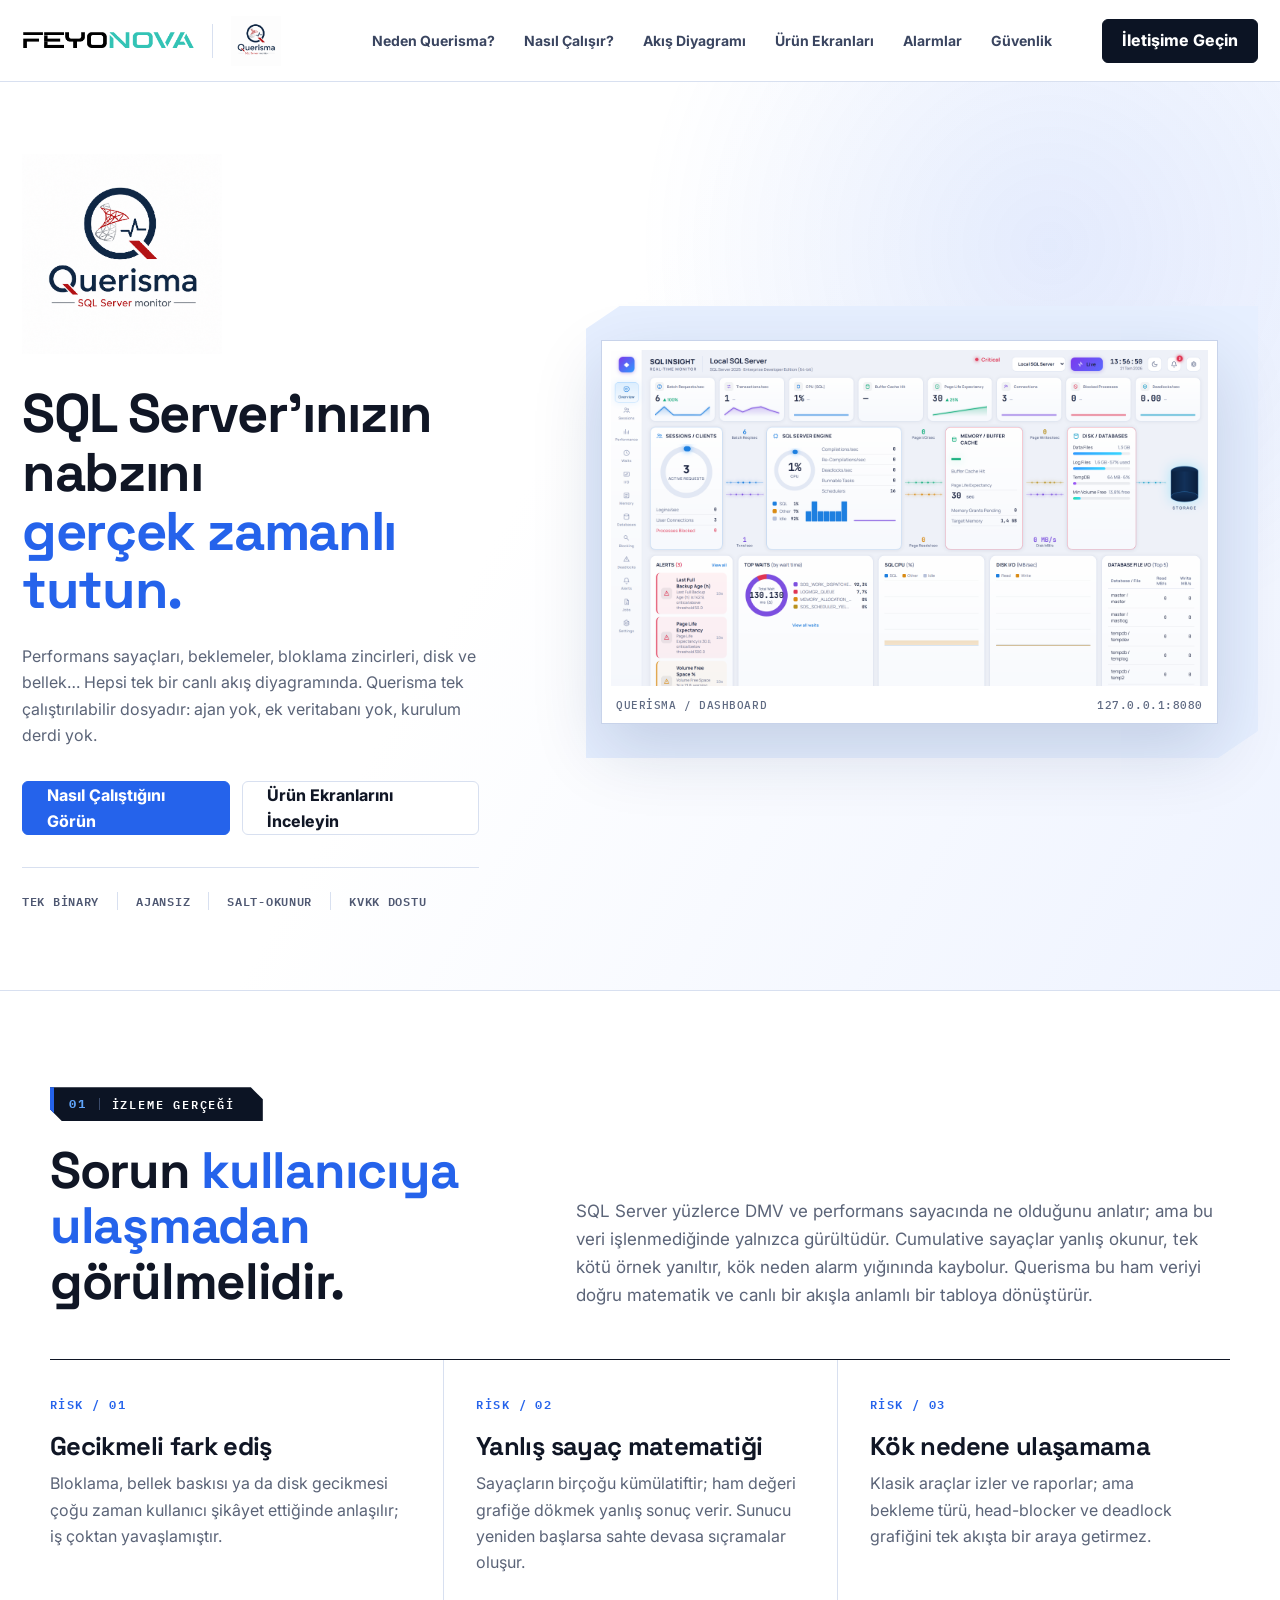
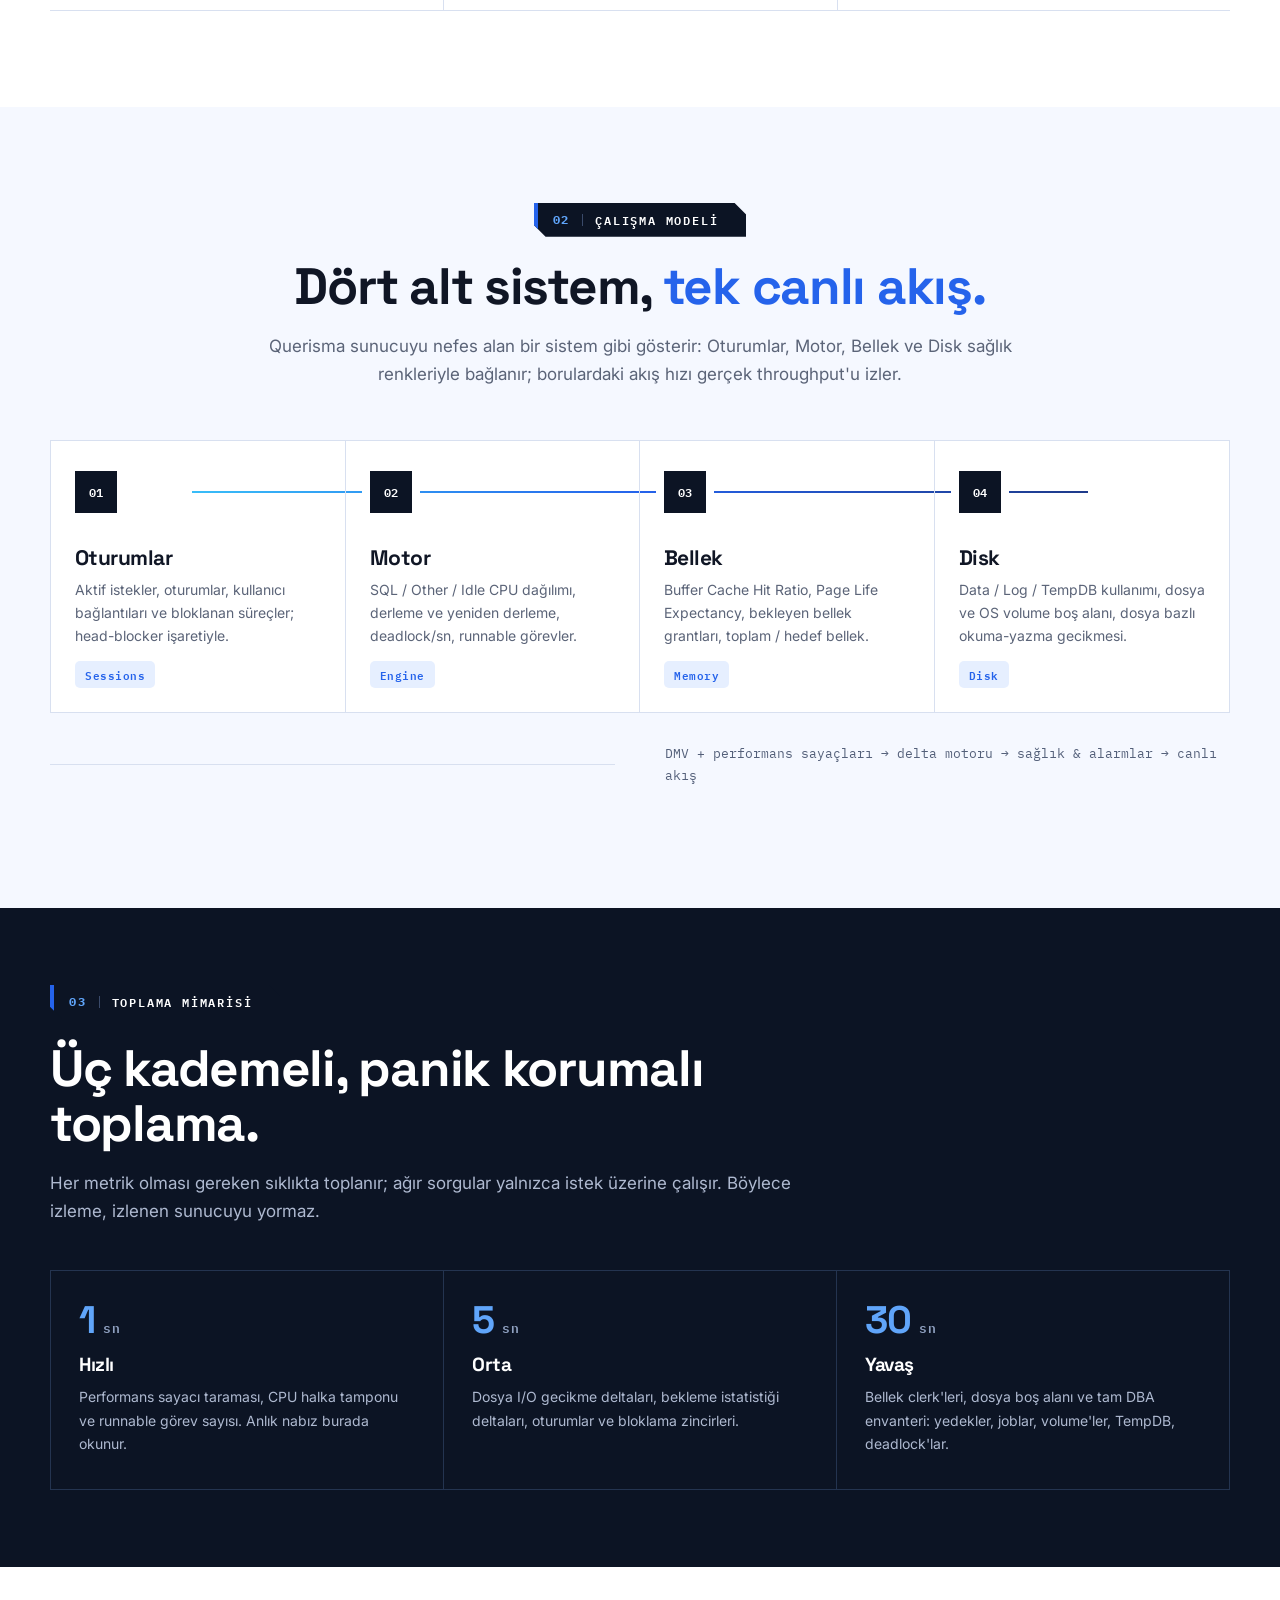
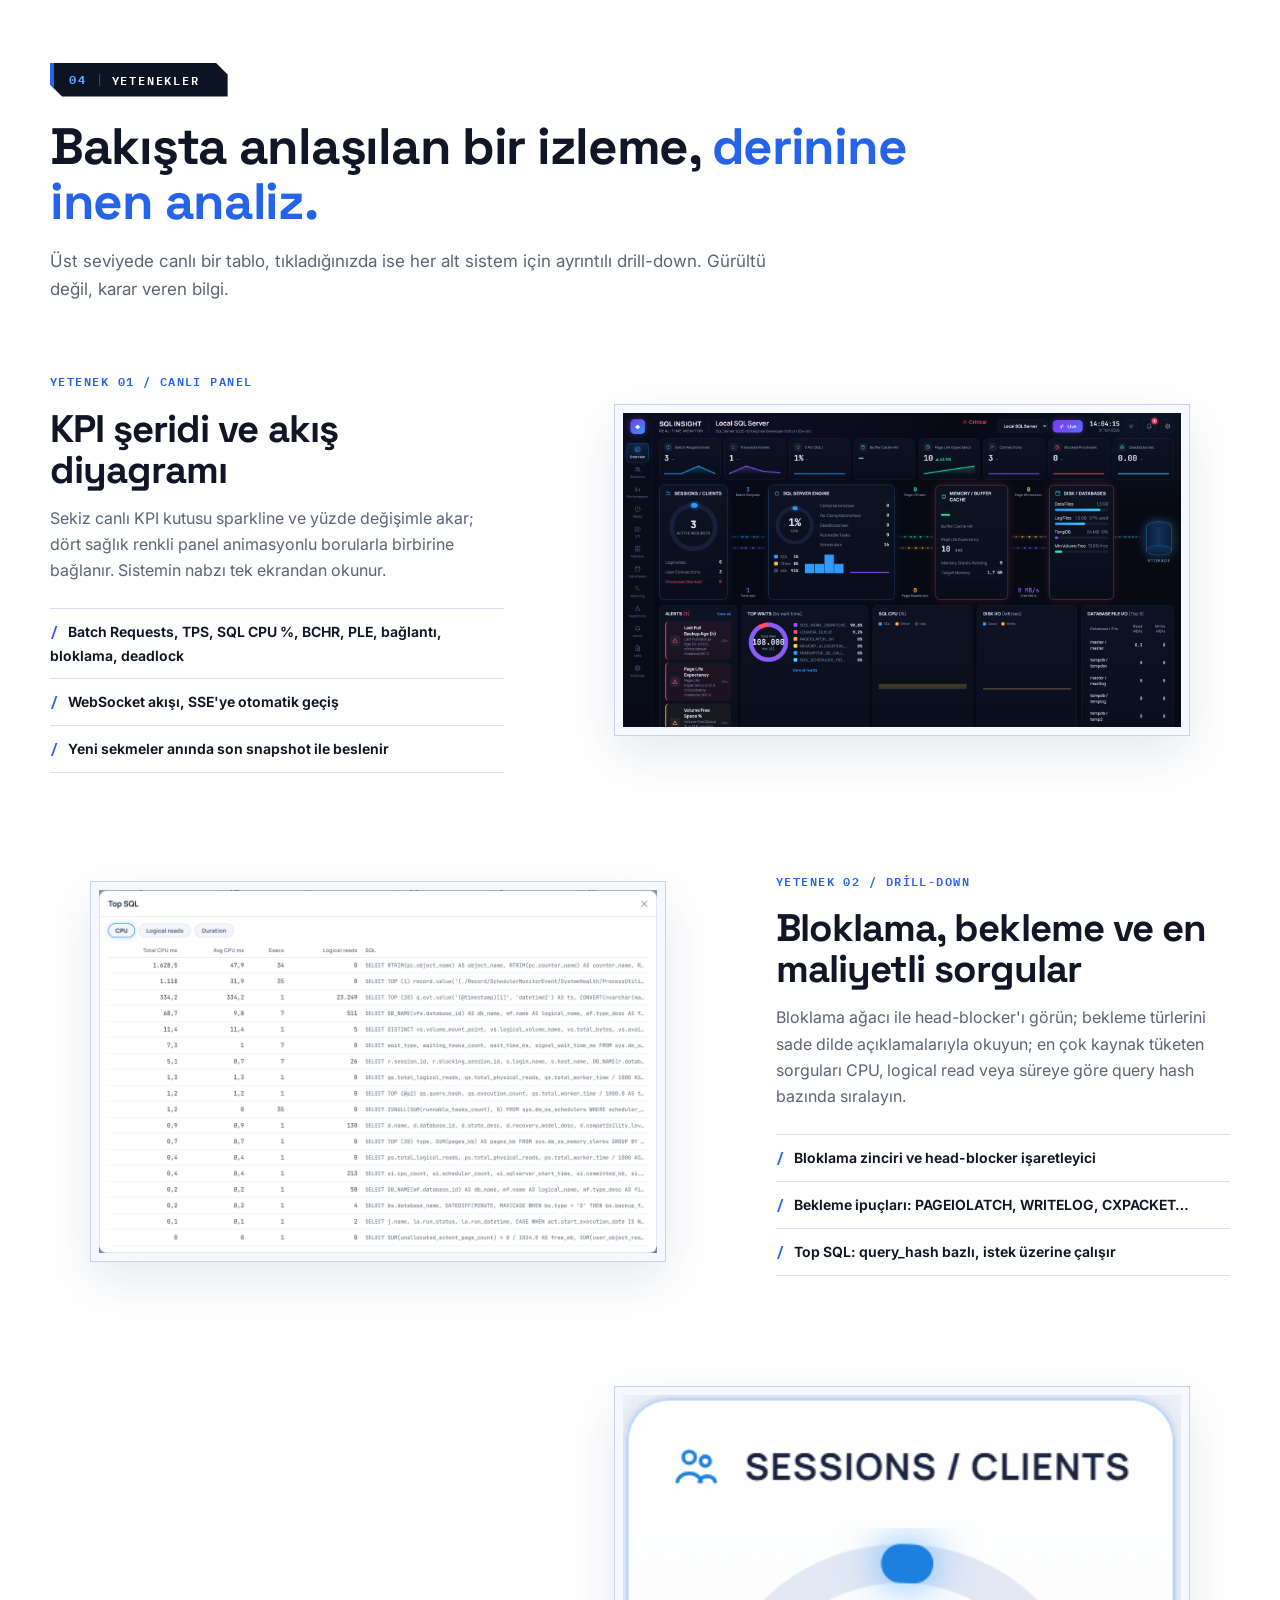
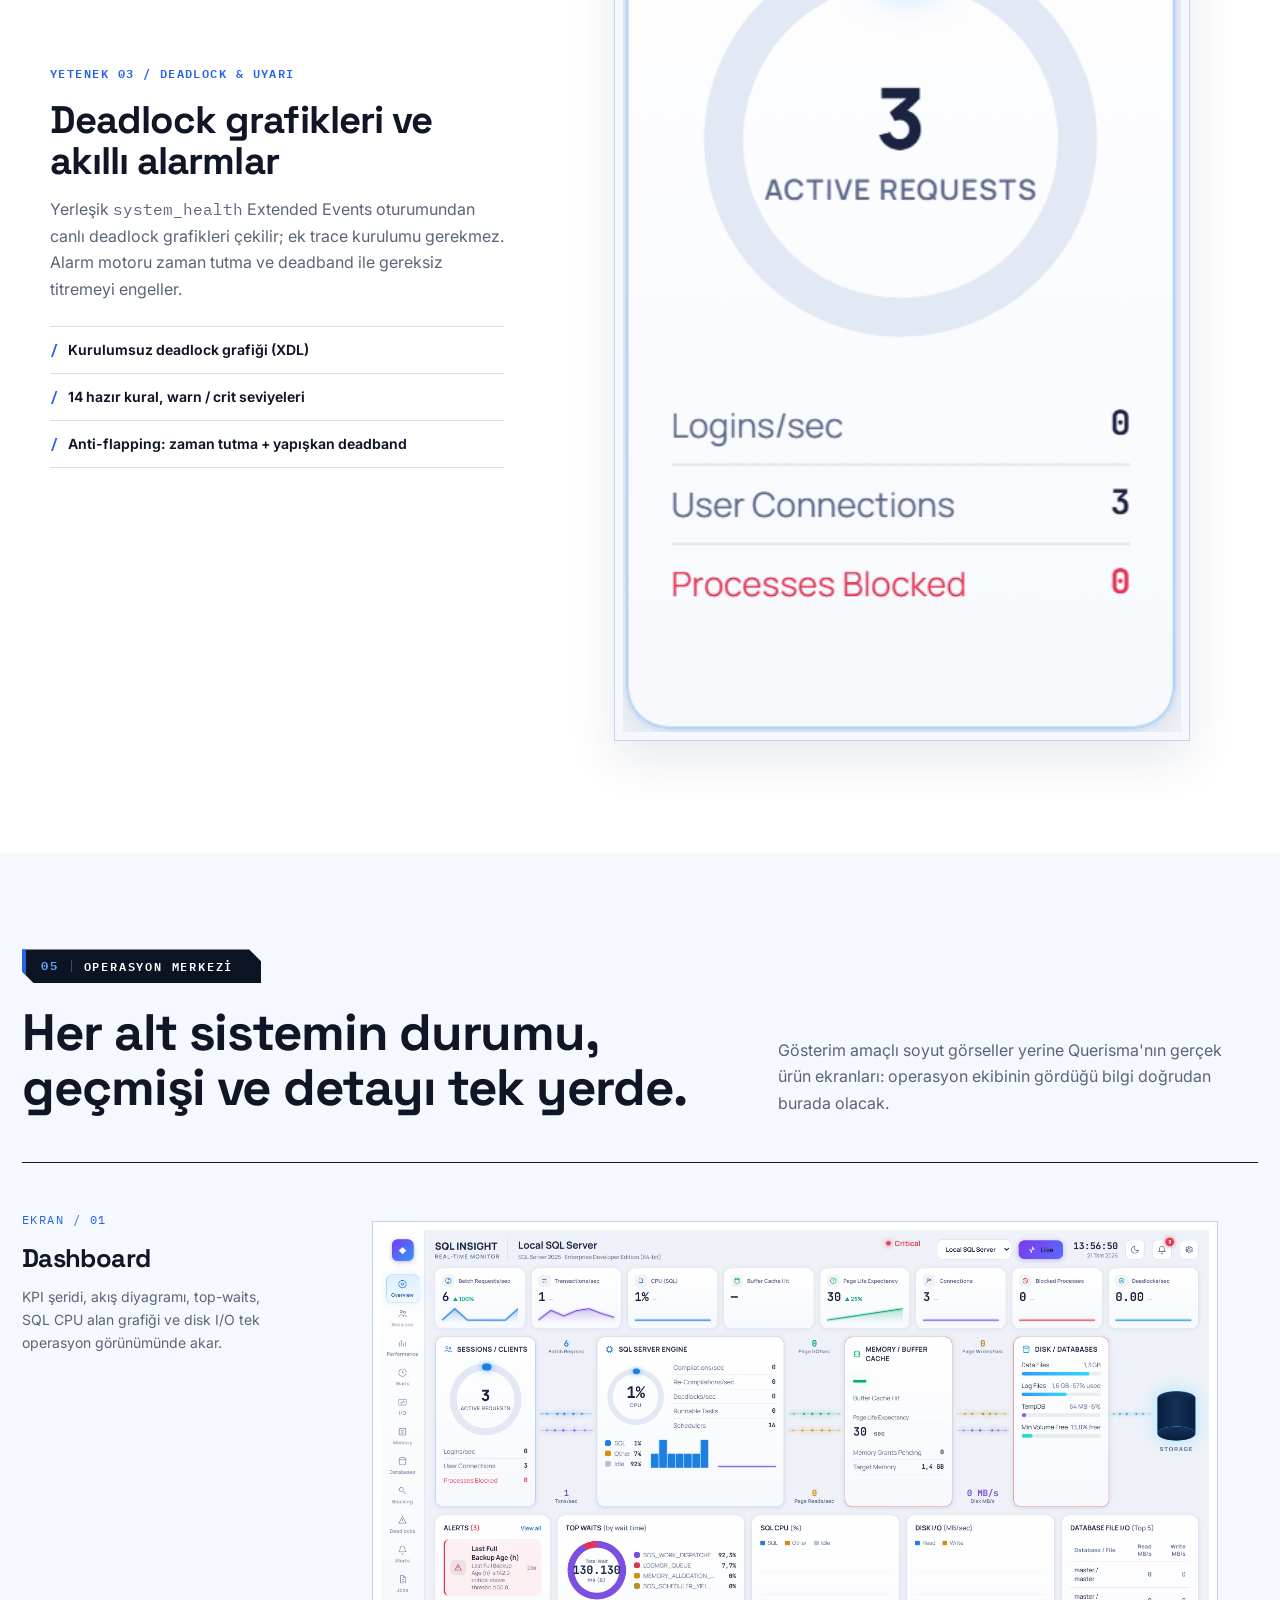
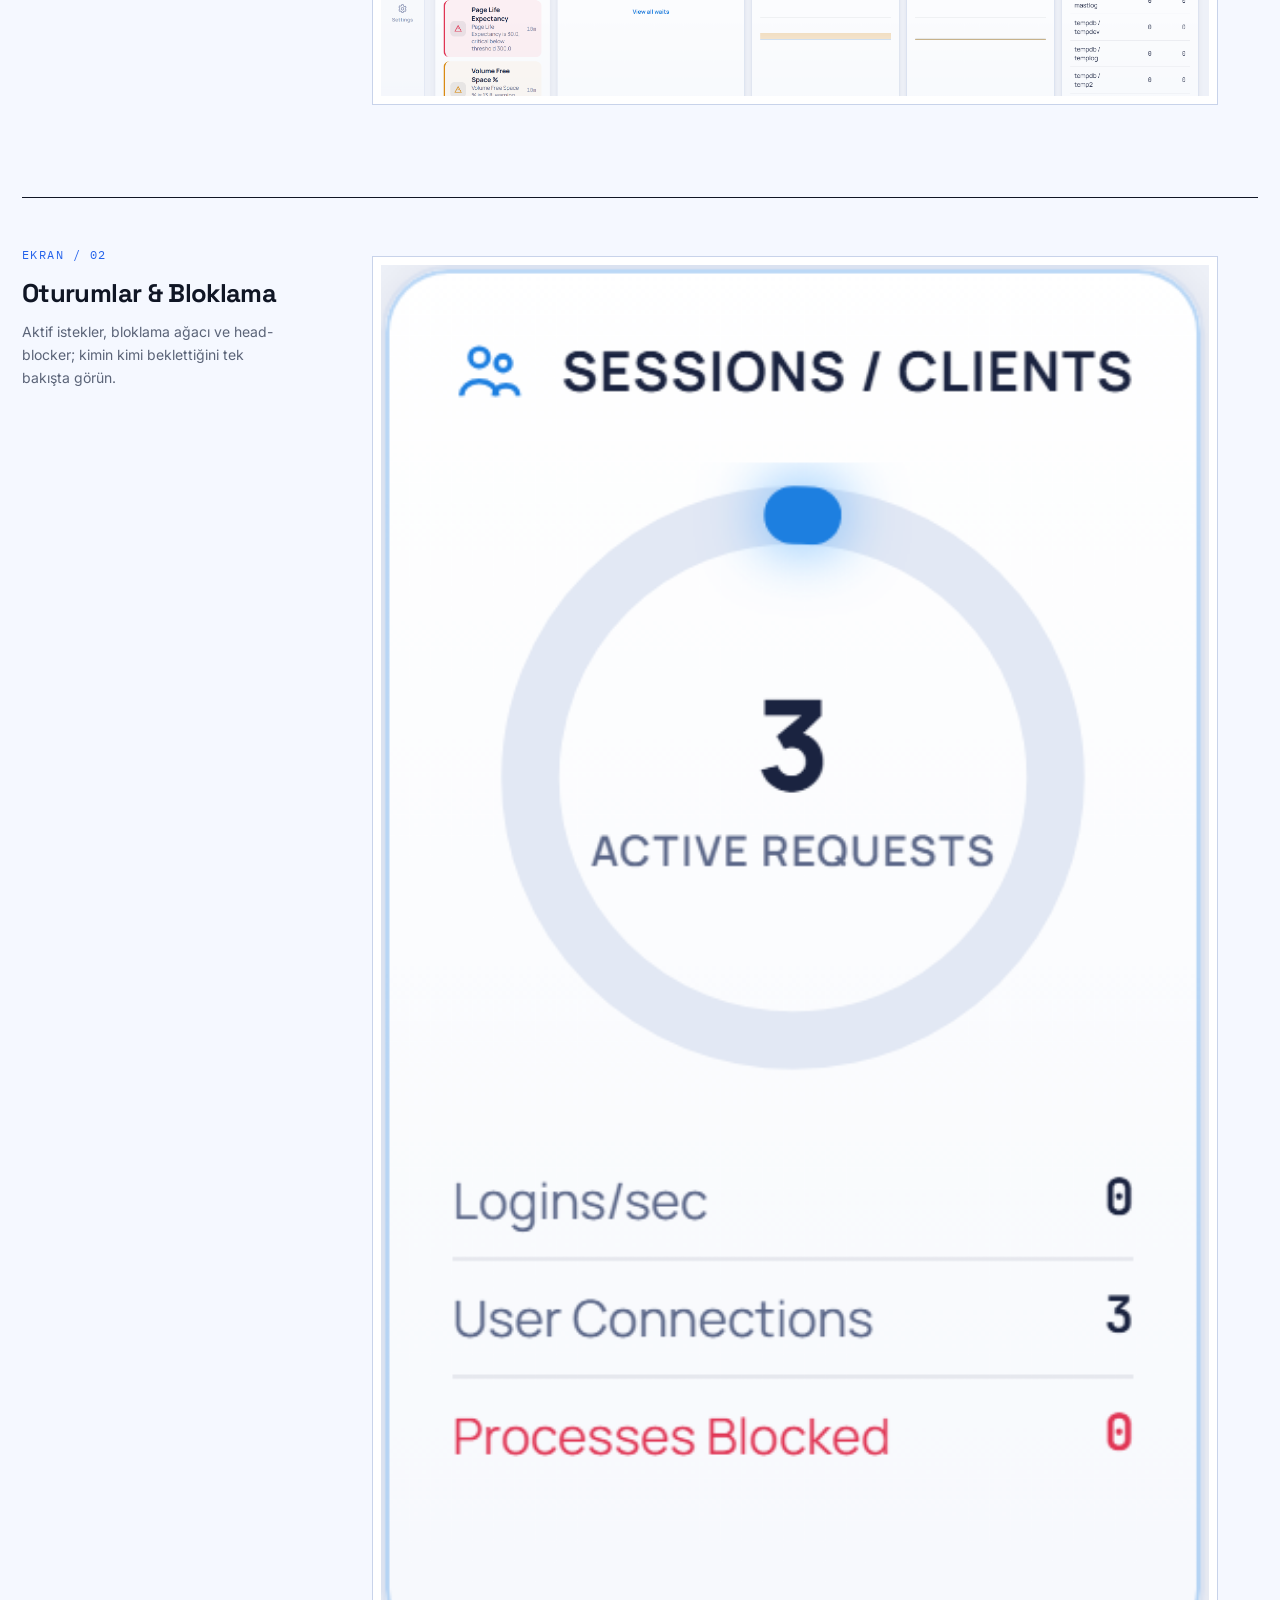
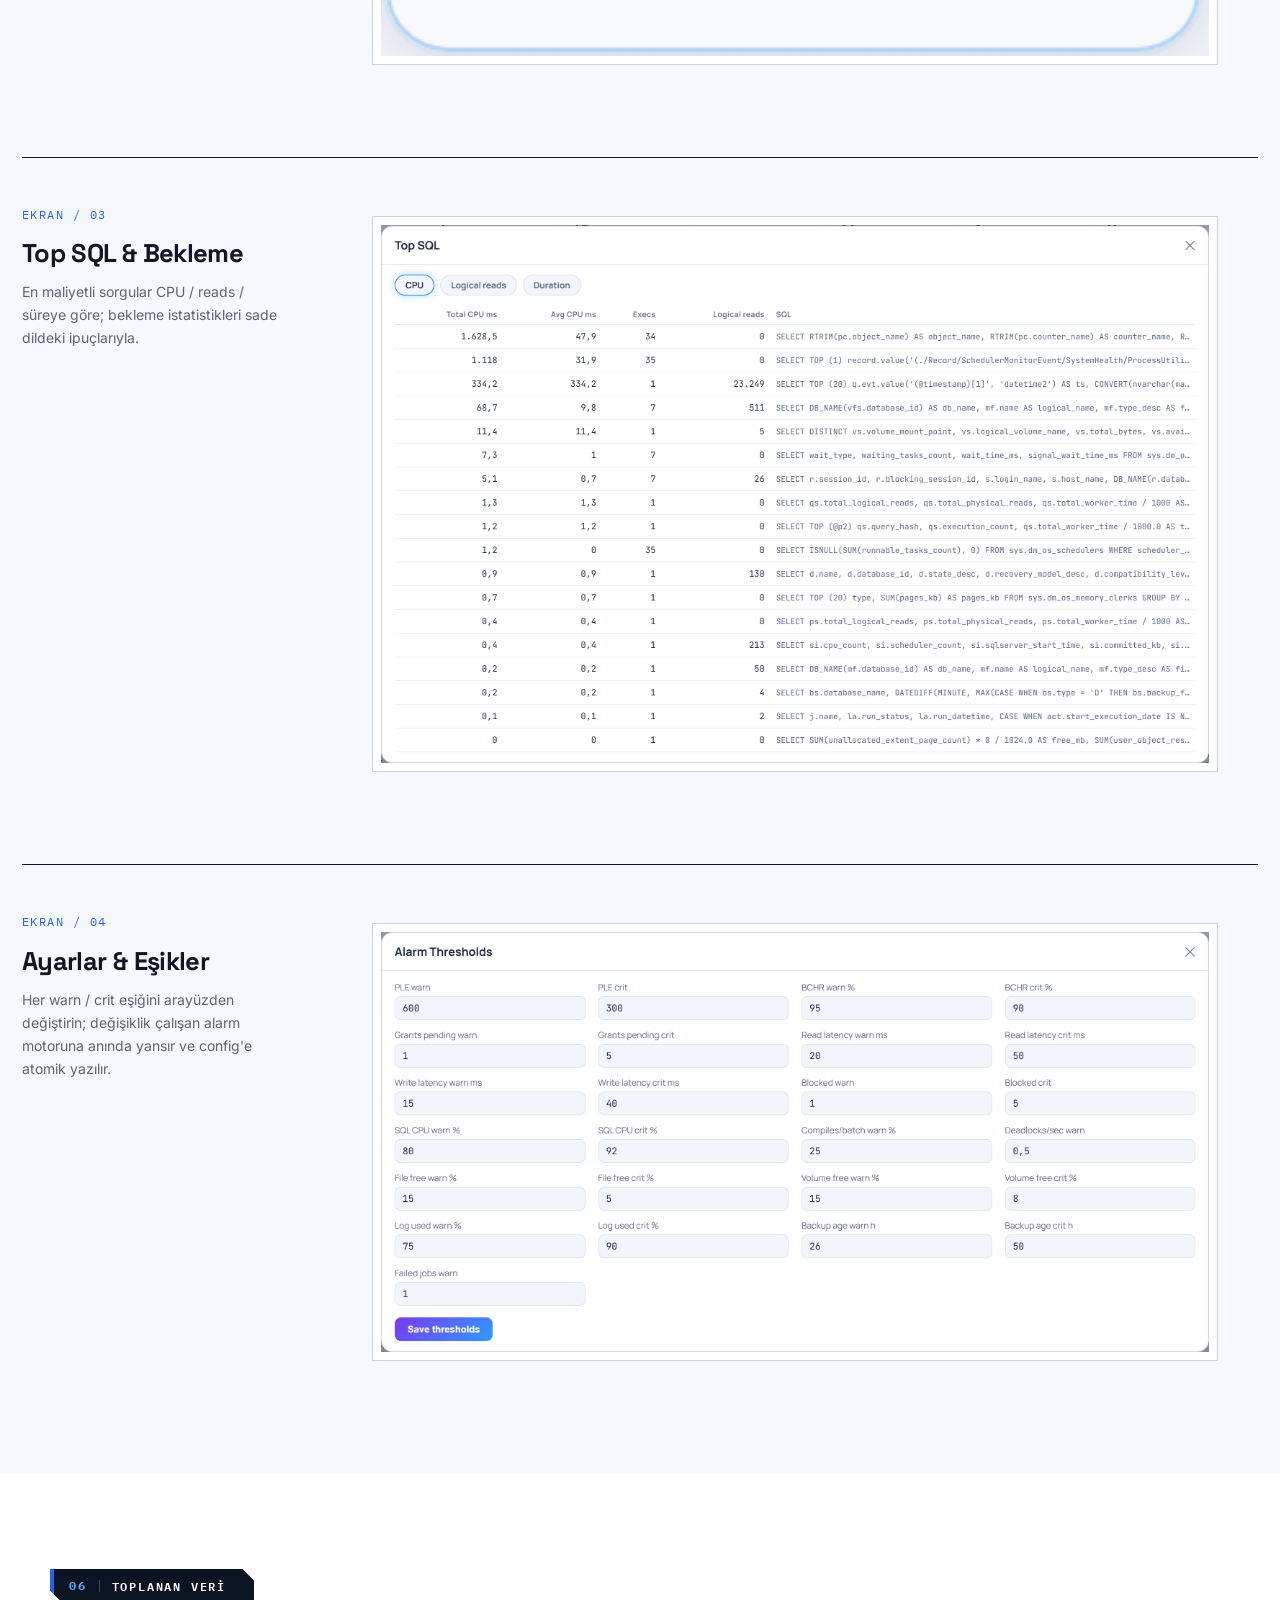
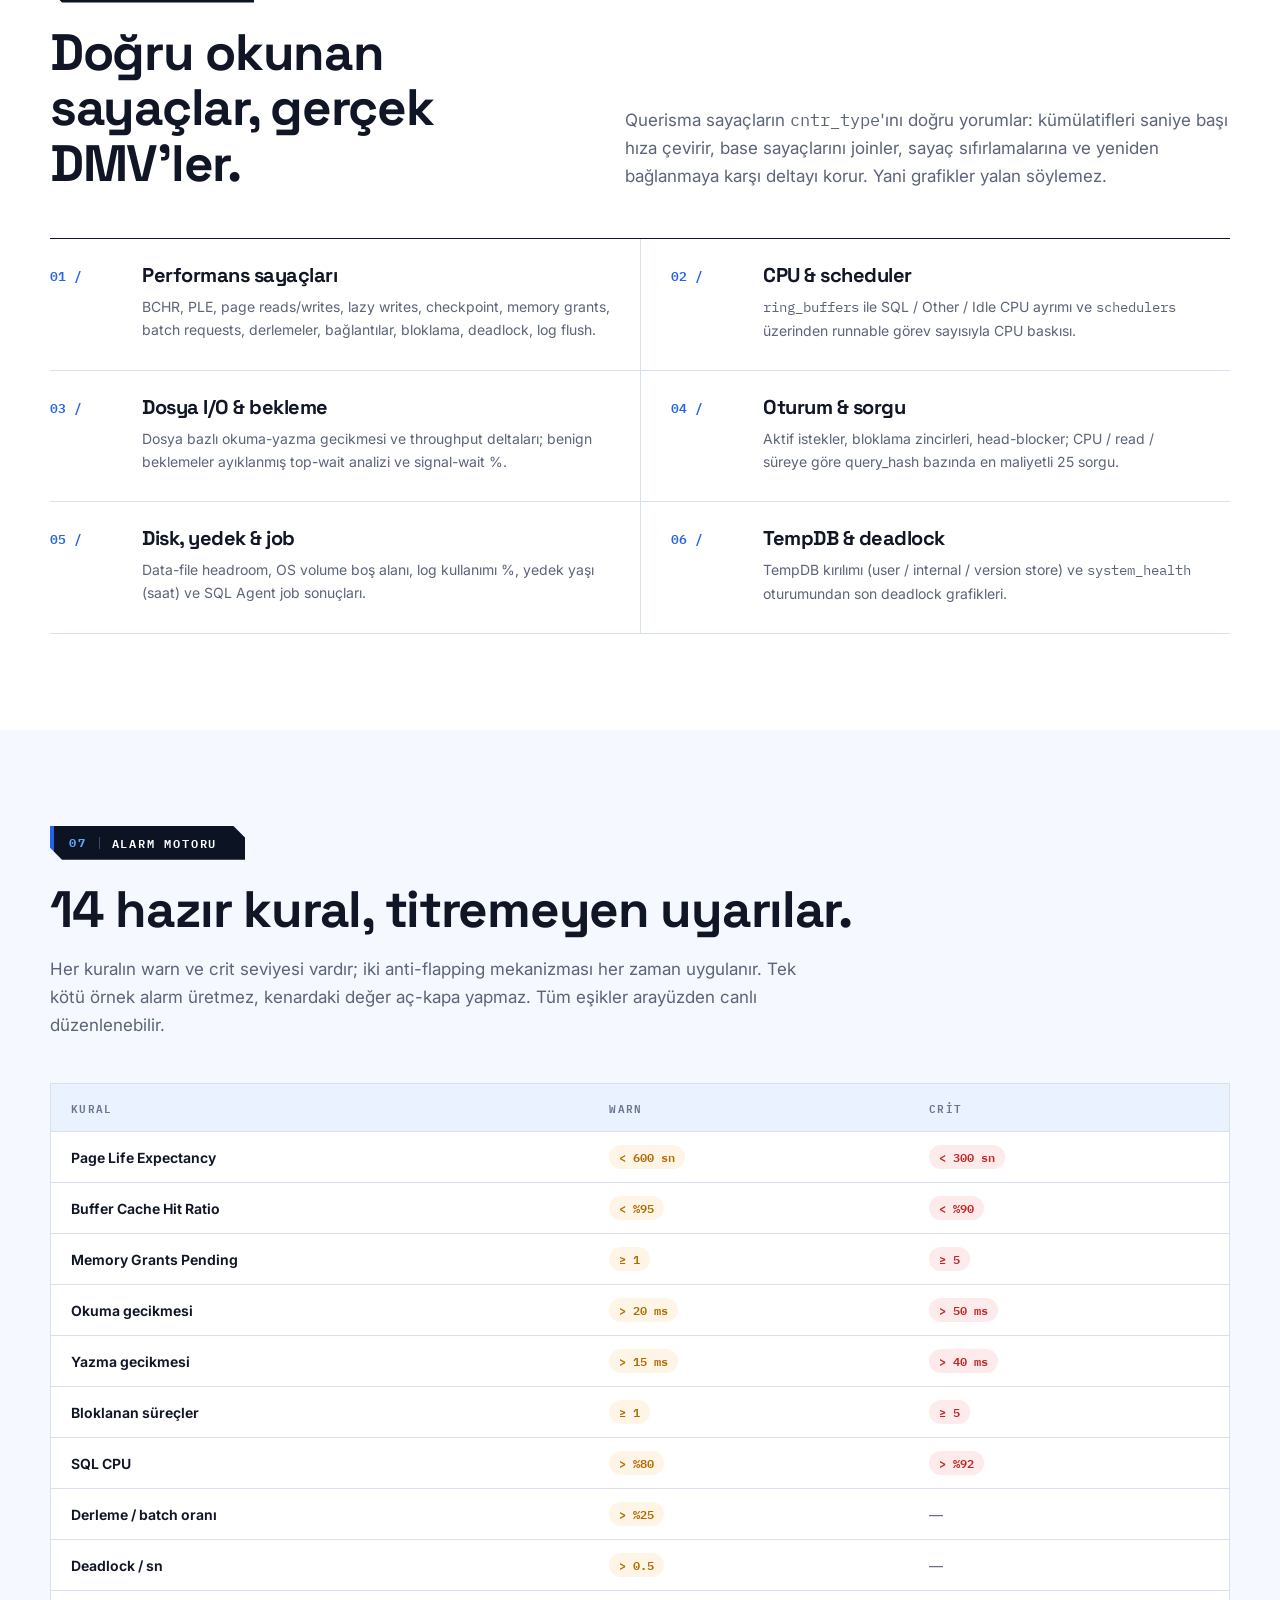
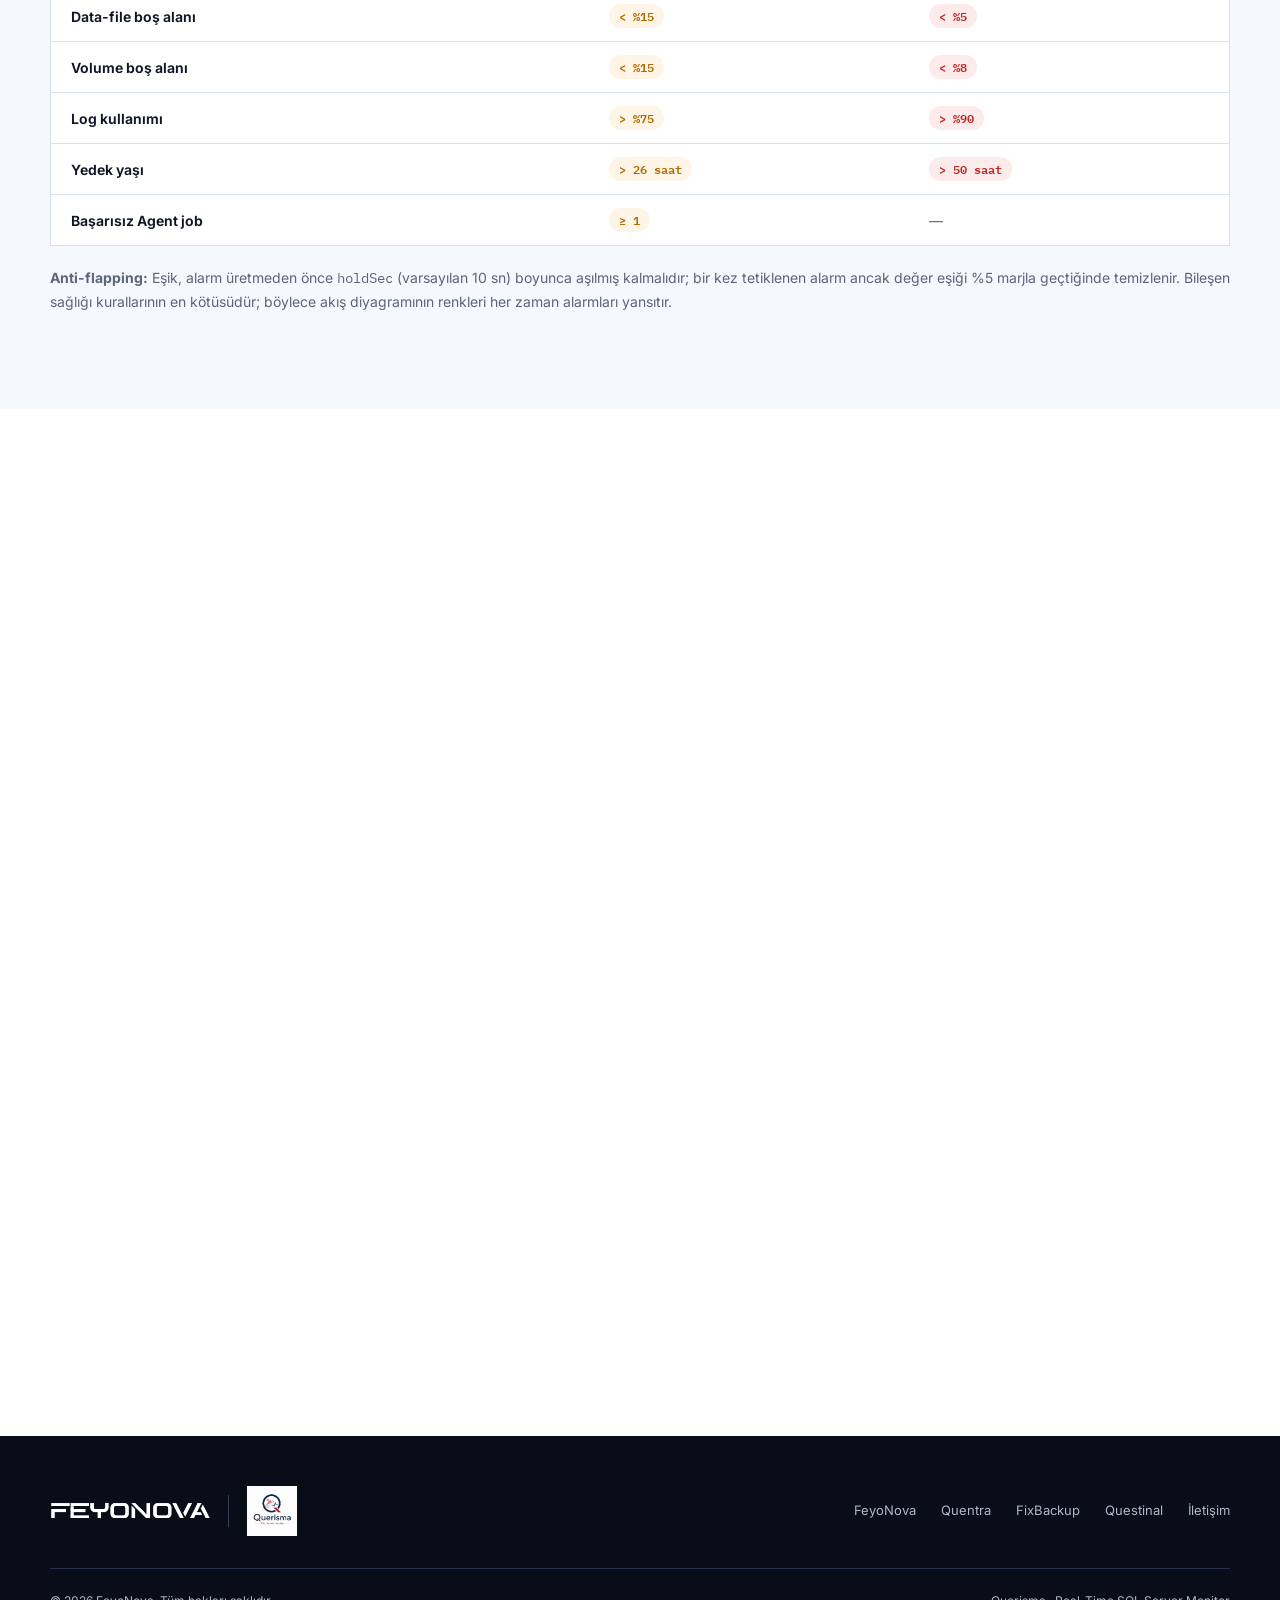
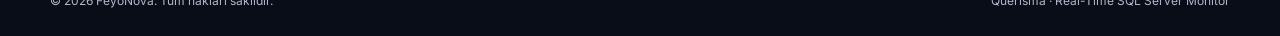
<file: querisma.html>
<!DOCTYPE html>
<html lang="tr">
<head>
<meta charset="UTF-8">
<meta name="viewport" content="width=device-width, initial-scale=1.0">
<title>Querisma | Gerçek Zamanlı SQL Server İzleme</title>
<meta name="description" content="Querisma; SQL Server örneklerinizi DMV'ler ve performans sayaçlarından canlı izleyen, tek dosyalık, ajansız gerçek zamanlı izleme platformudur. Akış diyagramı, alarm motoru ve drill-down analizler tek ekranda.">
<link rel="icon" type="image/png" href="Logolar/querismalogo.png">
<link rel="preconnect" href="https://fonts.googleapis.com">
<link rel="preconnect" href="https://fonts.gstatic.com" crossorigin>
<link href="https://fonts.googleapis.com/css2?family=Inter:wght@400;500;600;700;800&family=Space+Grotesk:wght@500;600;700&family=IBM+Plex+Mono:wght@500;600&display=swap" rel="stylesheet">
<link rel="stylesheet" href="assets/page-transition.css">
<link rel="stylesheet" href="assets/site-motion.css">
<style>
:root{
  --paper:#fff;--wash:#f5f8ff;--wash-2:#eaf1ff;--ink:#101625;--muted:#5b6478;
  --line:#d8e0f0;--blue:#2563eb;--blue-2:#60a5fa;--blue-pale:#e6efff;
  --navy:#0c1424;--navy-2:#132139;--navy-line:#243450;--green:#0f9d94;
  --display:"Space Grotesk",Inter,system-ui,sans-serif;
  --text:Inter,system-ui,-apple-system,"Segoe UI",sans-serif;
  --mono:"IBM Plex Mono",Consolas,monospace;
}
*{box-sizing:border-box}
html{scroll-behavior:smooth}
html,body{overflow-x:clip}
body{margin:0;background:var(--paper);color:var(--ink);font-family:var(--text);font-size:16px;line-height:1.65}
img{display:block;max-width:100%;height:auto}a{color:inherit;text-decoration:none}button{font:inherit}
h1,h2,h3,h4,p{margin:0}h1,h2,h3,h4{font-family:var(--display);line-height:1.08;letter-spacing:-.025em}
h2{font-size:clamp(32px,4vw,54px)}h3{font-size:clamp(21px,2vw,28px)}
::selection{background:var(--blue);color:#fff}
.container{width:min(1180px,calc(100% - 44px));margin-inline:auto}.wide{width:min(1440px,calc(100% - 44px));margin-inline:auto}
section{padding:96px 0;scroll-margin-top:82px}
.mono{font-family:var(--mono)}.blue{color:var(--blue)}
.section-kicker{display:inline-grid;grid-template-columns:auto 1fr;align-items:center;gap:12px;margin-bottom:22px;padding:11px 28px 11px 15px;background:var(--navy);color:#fff;border-left:4px solid var(--blue);clip-path:polygon(0 0,calc(100% - 12px) 0,100% 12px,100% 100%,12px 100%,0 calc(100% - 12px));font:600 12px/1 var(--mono);letter-spacing:.15em;text-transform:uppercase}
.section-kicker b{color:var(--blue-2);padding-right:12px;border-right:1px solid #3a4a6a}
.section-intro{max-width:760px;color:var(--muted);font-size:17px;margin-top:18px}
.btn{display:inline-flex;align-items:center;justify-content:center;min-height:50px;padding:0 24px;border:1px solid var(--line);border-radius:6px;background:#fff;color:var(--ink);font-weight:750;transition:.18s ease}
.btn:hover{transform:translateY(-1px);border-color:var(--blue)}.btn-primary{background:var(--blue);border-color:var(--blue);color:#fff}.btn-primary:hover{background:#1d4ed8}

/* Görsel yer tutucu — buraya gerçek ekran görüntüleri gelecek */
.shot{position:relative;display:grid;place-items:center;min-height:260px;background:linear-gradient(135deg,var(--wash) 0%,var(--wash-2) 100%);border:1px dashed #b9c8e6;color:#5f6f92;text-align:center}
.shot::before{content:"";position:absolute;inset:12px;background-image:linear-gradient(rgba(37,99,235,.05) 1px,transparent 1px),linear-gradient(90deg,rgba(37,99,235,.05) 1px,transparent 1px);background-size:30px 30px;pointer-events:none}
.shot-inner{position:relative;z-index:1;padding:24px}
.shot-inner .ph-ico{width:46px;height:46px;margin:0 auto 14px;display:grid;place-items:center;border-radius:10px;background:#fff;border:1px solid var(--line);color:var(--blue)}
.shot-inner b{display:block;font-family:var(--display);font-size:15px;color:#2c3a56}
.shot-inner span{display:block;margin-top:6px;font:500 11px/1.5 var(--mono);letter-spacing:.06em;text-transform:uppercase;color:#8090b0}
.shot-img{display:block;width:100%;height:auto;border:0}

header{position:sticky;top:0;z-index:40;height:82px;background:rgba(255,255,255,.94);border-bottom:1px solid var(--line);backdrop-filter:blur(14px)}
.nav{height:100%;display:flex;align-items:center;justify-content:space-between;gap:30px}
.brand-pair{display:flex;align-items:center;gap:18px;min-width:300px}.feyo-logo{width:172px}.brand-rule{height:34px;width:1px;background:var(--line)}.qs-logo{height:50px;width:auto}
.nav-links{display:flex;align-items:center;gap:29px;font-size:14px;font-weight:700;color:#3a4560}.nav-links a:hover{color:var(--blue)}
.nav-cta{min-height:44px;padding-inline:19px;background:var(--navy);border-color:var(--navy);color:#fff}.menu-toggle{display:none;width:44px;height:44px;border:1px solid var(--line);background:#fff;border-radius:5px;font-size:20px}

.hero{min-height:calc(100vh - 82px);padding:72px 0 80px;background:radial-gradient(circle at 82% 18%,rgba(37,99,235,.10),transparent 32%),linear-gradient(120deg,#fff 0%,#fff 42%,#eef3ff 100%);display:grid;align-items:center;border-bottom:1px solid var(--line)}
.hero-grid{display:grid;grid-template-columns:minmax(0,.78fr) minmax(580px,1.22fr);align-items:center;gap:64px}
.hero-logo{width:min(200px,52%);margin-bottom:30px}
.hero h1{font-size:clamp(38px,4.25vw,64px);max-width:680px}.hero h1 span{display:block;color:var(--blue)}
.hero-copy>p{max-width:620px;margin-top:24px;color:var(--muted);font-size:clamp(16px,1.25vw,19px)}
.hero-actions{display:flex;gap:12px;margin-top:32px}.hero-note{display:flex;gap:18px;margin-top:32px;padding-top:24px;border-top:1px solid var(--line);font:600 12px/1.5 var(--mono);letter-spacing:.06em;color:#4f5872;text-transform:uppercase}.hero-note span+span{padding-left:18px;border-left:1px solid var(--line)}
.hero-screen{position:relative;padding:18px 0 18px 18px}.hero-screen::before{content:"";position:absolute;inset:0 0 0 6%;background:var(--blue-pale);clip-path:polygon(5% 0,100% 0,100% 94%,94% 100%,0 100%,0 5%)}
.screen-frame{position:relative;background:#fff;border:1px solid #c8d3ea;padding:9px;box-shadow:0 26px 65px rgba(20,44,96,.16)}
.screen-frame .shot{min-height:440px}.screen-cap{display:flex;justify-content:space-between;gap:20px;padding:12px 5px 1px;color:#5f6a82;font:500 11px/1.4 var(--mono);letter-spacing:.05em;text-transform:uppercase}

.risk{background:#fff}.risk-head{display:grid;grid-template-columns:.8fr 1.2fr;gap:90px;align-items:end;margin-bottom:50px}.risk-head h2{max-width:560px}.risk-head p{color:var(--muted);font-size:17px;max-width:660px}
.risk-grid{display:grid;grid-template-columns:repeat(3,1fr);border-top:1px solid var(--ink);border-bottom:1px solid var(--line)}
.risk-item{padding:30px 32px 34px 0}.risk-item+.risk-item{padding-left:32px;border-left:1px solid var(--line)}.risk-no{font:600 12px var(--mono);color:var(--blue);letter-spacing:.12em}.risk-item h3{margin:16px 0 10px}.risk-item p{color:var(--muted)}

.flow{background:var(--wash)}.flow-head{text-align:center;max-width:880px;margin:0 auto 52px}.flow-head .section-intro{margin-inline:auto}
.pipeline{display:grid;grid-template-columns:repeat(4,1fr);position:relative;border:1px solid var(--line);background:#fff}
.pipeline::before{content:"";position:absolute;left:12%;right:12%;top:50px;height:2px;background:linear-gradient(90deg,#38bdf8,var(--blue),#1e3a8a)}
.pipe-step{position:relative;min-height:220px;padding:30px 24px 24px;border-right:1px solid var(--line)}.pipe-step:last-child{border-right:0}.pipe-index{position:relative;z-index:1;display:grid;place-items:center;width:42px;height:42px;background:var(--navy);color:#fff;font:600 12px var(--mono);box-shadow:0 0 0 8px #fff}.pipe-step h3{font-size:21px;margin:34px 0 8px}.pipe-step p{color:var(--muted);font-size:14px}.pipe-tag{display:inline-block;margin-top:14px;padding:4px 10px;border-radius:5px;background:var(--blue-pale);color:var(--blue);font:600 11px var(--mono);letter-spacing:.05em}
.flow-statement{display:grid;grid-template-columns:1fr auto 1fr;align-items:center;gap:25px;margin-top:30px;font-family:var(--mono);font-size:13px;color:#54607a}.flow-statement::before,.flow-statement::after{content:"";height:1px;background:var(--line)}

.tiers{padding:clamp(60px,6vw,82px) 0;background:var(--navy);color:#fff}.tiers-head{max-width:820px;margin-bottom:44px}.tiers-head .section-intro{color:#aeb9d0}.tier-grid{display:grid;grid-template-columns:repeat(3,1fr);gap:1px;background:var(--navy-line);border:1px solid var(--navy-line)}.tier{background:var(--navy);padding:30px 28px 34px}.tier .t-int{font:700 clamp(30px,3vw,42px)/1 var(--display);color:var(--blue-2);letter-spacing:-.03em}.tier .t-int small{font:600 13px var(--mono);color:#8fa0c0;letter-spacing:.04em}.tier h3{margin:16px 0 10px;color:#fff;font-size:19px}.tier p{color:#aeb9d0;font-size:14px}

.build{background:#fff}.build-head{max-width:900px;margin-bottom:64px}.build-list{display:grid;gap:92px}.build-row{display:grid;grid-template-columns:.9fr 1.3fr;align-items:center;gap:70px}.build-row:nth-child(even){grid-template-columns:1.3fr .9fr}.build-row:nth-child(even) .build-copy{order:2}.build-copy .eyebrow{font:600 12px var(--mono);letter-spacing:.12em;color:var(--blue);text-transform:uppercase}.build-copy h3{font-size:clamp(28px,3vw,42px);margin:14px 0}.build-copy p{color:var(--muted);font-size:16px}.build-points{list-style:none;padding:0;margin:24px 0 0;border-top:1px solid var(--line)}.build-points li{padding:11px 0;border-bottom:1px solid var(--line);font-size:14px;font-weight:650}.build-points li::before{content:"/";color:var(--blue);font-family:var(--mono);margin-right:10px}.media-frame{border:1px solid #c8d3ea;background:var(--wash);padding:8px;box-shadow:0 18px 45px rgba(20,44,96,.10)}.media-frame .shot{min-height:340px}

.screens{background:var(--wash)}.screens-head{display:flex;justify-content:space-between;align-items:end;gap:40px;margin-bottom:46px}.screens-head>div{max-width:720px}.screens-head p{max-width:480px;color:var(--muted)}
.screen-story{display:grid;grid-template-columns:260px 1fr;border-top:1px solid var(--ink);padding:42px 0 76px;gap:50px}.story-copy{position:sticky;top:120px;align-self:start}.story-copy .mono{font-size:12px;color:var(--blue);letter-spacing:.12em}.story-copy h3{margin:14px 0 12px}.story-copy p{color:var(--muted);font-size:14px}.story-media{border:1px solid #c8d3ea;background:#fff;padding:8px}.story-media .shot{min-height:400px}
.screen-story:last-child{padding-bottom:0}

.metrics{background:#fff}.metrics-head{display:grid;grid-template-columns:.9fr 1.1fr;gap:80px;align-items:end;margin-bottom:48px}.metrics-head p{color:var(--muted);font-size:17px}
.metrics-grid{display:grid;grid-template-columns:repeat(2,1fr);border-top:1px solid var(--ink)}.metric-item{display:grid;grid-template-columns:70px 1fr;gap:22px;padding:26px 30px 28px 0;border-bottom:1px solid var(--line)}.metric-item:nth-child(even){padding-left:30px;border-left:1px solid var(--line)}.metric-id{font:600 13px var(--mono);color:var(--blue)}.metric-item h3{font-size:20px;margin-bottom:8px}.metric-item p{color:var(--muted);font-size:14px}

.alarms{background:var(--wash)}.alarms-head{max-width:820px;margin-bottom:44px}.alarm-table-wrap{overflow-x:auto;border:1px solid var(--line);background:#fff}
.alarm-table{width:100%;border-collapse:collapse;font-size:14px;min-width:560px}
.alarm-table th{text-align:left;font:600 11px var(--mono);letter-spacing:.12em;text-transform:uppercase;color:#6a7590;background:var(--wash-2);padding:14px 20px;border-bottom:1px solid var(--line)}
.alarm-table td{padding:13px 20px;border-bottom:1px solid var(--line);color:var(--muted)}.alarm-table td:first-child{color:var(--ink);font-weight:650}
.alarm-table tr:last-child td{border-bottom:0}
.badge-w{display:inline-block;padding:2px 10px;border-radius:20px;background:#fff5e6;color:#b26a00;font:600 12px var(--mono)}
.badge-c{display:inline-block;padding:2px 10px;border-radius:20px;background:#fdeaea;color:#c02626;font:600 12px var(--mono)}
.alarm-note{margin-top:20px;color:var(--muted);font-size:14px}

.secure{background:#fff}.secure-head{display:grid;grid-template-columns:.9fr 1.1fr;gap:80px;align-items:end;margin-bottom:48px}.secure-head p{color:var(--muted);font-size:17px}
.secure-grid{display:grid;grid-template-columns:repeat(3,1fr);gap:22px}.secure-card{border:1px solid var(--line);border-top:3px solid var(--blue);border-radius:8px;padding:26px 26px 30px;background:var(--wash)}.secure-k{display:inline-block;font:600 11px var(--mono);letter-spacing:.13em;text-transform:uppercase;color:var(--blue);margin-bottom:12px}.secure-card h3{font-size:19px;margin-bottom:10px}.secure-card p{color:var(--muted);font-size:14px}

.closing{padding:82px 0;background:linear-gradient(115deg,#13294f,#0c1424);color:#fff}.closing-grid{display:grid;grid-template-columns:1fr auto;gap:50px;align-items:center}.closing h2{max-width:800px}.closing p{max-width:700px;margin-top:16px;color:#bcc6dc}.closing .btn{background:#fff;border-color:#fff;color:var(--ink)}
footer{padding:50px 0 26px;background:#080d18;color:#aeb6c8}.footer-grid{display:flex;align-items:center;justify-content:space-between;gap:30px;padding-bottom:32px;border-bottom:1px solid #263149}.footer-brand{display:flex;align-items:center;gap:18px}.footer-feyo{width:160px;filter:brightness(0) invert(1)}.footer-rule{width:1px;height:32px;background:#33405a}.footer-qs{height:50px;width:auto}.footer-links{display:flex;gap:25px;font-size:13px}.footer-links a:hover{color:#fff}.copyright{display:flex;justify-content:space-between;gap:20px;padding-top:22px;font-size:12px}

@media(max-width:1180px){.nav-links{gap:18px}.brand-pair{min-width:260px}.feyo-logo{width:150px}.qs-logo{height:46px;width:auto}.hero-grid{grid-template-columns:.85fr 1.15fr;gap:36px}.risk-head,.metrics-head,.secure-head{gap:50px}.build-row,.build-row:nth-child(even){gap:40px}}
@media(max-width:1060px){header{height:auto;min-height:72px}.nav{min-height:72px;flex-wrap:wrap}.menu-toggle{display:block}.nav-cta{display:none}.nav-links{display:none;order:3;width:100%;padding:16px 0 22px;border-top:1px solid var(--line)}.nav-links.open{display:grid;grid-template-columns:repeat(2,1fr)}.brand-pair{min-width:0}.hero{min-height:auto}.hero-grid{grid-template-columns:1fr}.hero-copy{padding:0;width:min(760px,calc(100% - 44px));margin:auto}.hero-screen{width:min(880px,calc(100% - 22px));margin-left:auto}.risk-head,.metrics-head,.secure-head{grid-template-columns:1fr;gap:28px}.build-row,.build-row:nth-child(even){grid-template-columns:1fr;gap:30px}.build-row:nth-child(even) .build-copy{order:0}.pipeline{grid-template-columns:1fr}.pipeline::before{top:44px;bottom:44px;left:50px;right:auto;width:2px;height:auto}.pipe-step{min-height:0;padding:24px 26px 24px 94px;border-right:0;border-bottom:1px solid var(--line)}.pipe-step:last-child{border-bottom:0}.pipe-index{position:absolute;left:29px;top:25px;box-shadow:0 0 0 6px #fff}.pipe-step h3{margin:0 0 4px}.tier-grid{grid-template-columns:1fr}.screen-story{grid-template-columns:1fr;gap:24px}.story-copy{position:static}.secure-grid{grid-template-columns:1fr}.footer-grid{align-items:flex-start;flex-direction:column}}
@media(max-width:700px){.container,.wide{width:min(100% - 30px,1180px)}section{padding:70px 0}.brand-pair{gap:11px}.brand-rule{height:28px}.feyo-logo{width:120px}.qs-logo{height:42px;width:auto}.hero{padding:54px 0 60px}.hero-copy{width:calc(100% - 30px)}.hero h1{font-size:clamp(36px,12vw,48px)}.hero-actions{align-items:stretch;flex-direction:column}.hero-note{flex-direction:column;gap:9px}.hero-note span+span{padding-left:0;border-left:0}.hero-screen{width:calc(100% - 15px);padding-left:0}.screen-frame{padding:5px}.screen-cap{display:none}.risk-grid,.metrics-grid{grid-template-columns:1fr}.risk-item,.risk-item+.risk-item{padding:24px 0;border-left:0;border-bottom:1px solid var(--line)}.risk-item:last-child{border-bottom:0}.build-list{gap:70px}.screens-head{align-items:flex-start;flex-direction:column}.screen-story{padding-bottom:58px}.metric-item,.metric-item:nth-child(even){grid-template-columns:48px 1fr;padding:23px 0;border-left:0}.closing-grid{grid-template-columns:1fr}.closing .btn{width:100%}.footer-brand{flex-wrap:wrap}.footer-links{flex-wrap:wrap}.copyright{flex-direction:column}.nav-links.open{grid-template-columns:1fr}.section-kicker{font-size:10px}}
</style>
</head>
<body>
<div class="page-transition" aria-hidden="true">
  <div class="pt-mark">
    <div class="pt-word"><span class="pt-letter" style="--i:0">F</span><span class="pt-letter" style="--i:1">E</span><span class="pt-letter" style="--i:2">Y</span><span class="pt-letter" style="--i:3">O</span><span class="pt-letter" style="--i:4">N</span><span class="pt-letter" style="--i:5">O</span><span class="pt-letter" style="--i:6">V</span><span class="pt-letter" style="--i:7">A</span></div>
    <span class="pt-line"></span>
    <span class="pt-caption">Enterprise Intelligence</span>
  </div>
</div>
<header>
  <div class="wide nav">
    <a class="brand-pair" href="/" aria-label="FeyoNova ana sayfa">
      <img class="feyo-logo" src="Logolar/FeyoNovaLogo_Small.png" alt="FeyoNova">
      <span class="brand-rule"></span>
      <img class="qs-logo" src="Logolar/querismalogo.png" alt="Querisma">
    </a>
    <nav class="nav-links" id="mainNav" aria-label="Ana menü"><a href="#neden">Neden Querisma?</a><a href="#nasil">Nasıl Çalışır?</a><a href="#akis">Akış Diyagramı</a><a href="#ekranlar">Ürün Ekranları</a><a href="#alarm">Alarmlar</a><a href="#guvenlik">Güvenlik</a></nav>
    <a class="btn nav-cta" href="mailto:info@feyonova.com?subject=Querisma%20Hakkında">İletişime Geçin</a>
    <button class="menu-toggle" type="button" aria-label="Menüyü aç" aria-controls="mainNav" aria-expanded="false">☰</button>
  </div>
</header>
<main>
  <section class="hero">
    <div class="wide hero-grid">
      <div class="hero-copy">
        <img class="hero-logo" src="Logolar/querismalogo.png" alt="Querisma — Gerçek Zamanlı SQL Server İzleme">
        <h1>SQL Server'ınızın nabzını <span>gerçek zamanlı tutun.</span></h1>
        <p>Performans sayaçları, beklemeler, bloklama zincirleri, disk ve bellek… Hepsi tek bir canlı akış diyagramında. Querisma tek çalıştırılabilir dosyadır: ajan yok, ek veritabanı yok, kurulum derdi yok.</p>
        <div class="hero-actions"><a class="btn btn-primary" href="#nasil">Nasıl Çalıştığını Görün</a><a class="btn" href="#ekranlar">Ürün Ekranlarını İnceleyin</a></div>
        <div class="hero-note"><span>Tek Binary</span><span>Ajansız</span><span>Salt-Okunur</span><span>KVKK Dostu</span></div>
      </div>
      <div class="hero-screen">
        <figure class="screen-frame">
          <img class="shot-img" src="assets/querisma-web/dashboard-light.png" alt="Querisma canli akis dashboardu — KPIlar, SQL Server motoru, bellek ve disk" loading="lazy">
          <div class="screen-cap"><span>querisma / dashboard</span><span>127.0.0.1:8080</span></div>
        </figure>
      </div>
    </div>
  </section>

  <section class="risk" id="neden"><div class="container">
    <div class="risk-head"><div><span class="section-kicker"><b>01</b>İzleme Gerçeği</span><h2>Sorun <span class="blue">kullanıcıya ulaşmadan</span> görülmelidir.</h2></div><p>SQL Server yüzlerce DMV ve performans sayacında ne olduğunu anlatır; ama bu veri işlenmediğinde yalnızca gürültüdür. Cumulative sayaçlar yanlış okunur, tek kötü örnek yanıltır, kök neden alarm yığınında kaybolur. Querisma bu ham veriyi doğru matematik ve canlı bir akışla anlamlı bir tabloya dönüştürür.</p></div>
    <div class="risk-grid">
      <article class="risk-item"><span class="risk-no">RİSK / 01</span><h3>Gecikmeli fark ediş</h3><p>Bloklama, bellek baskısı ya da disk gecikmesi çoğu zaman kullanıcı şikâyet ettiğinde anlaşılır; iş çoktan yavaşlamıştır.</p></article>
      <article class="risk-item"><span class="risk-no">RİSK / 02</span><h3>Yanlış sayaç matematiği</h3><p>Sayaçların birçoğu kümülatiftir; ham değeri grafiğe dökmek yanlış sonuç verir. Sunucu yeniden başlarsa sahte devasa sıçramalar oluşur.</p></article>
      <article class="risk-item"><span class="risk-no">RİSK / 03</span><h3>Kök nedene ulaşamama</h3><p>Klasik araçlar izler ve raporlar; ama bekleme türü, head-blocker ve deadlock grafiğini tek akışta bir araya getirmez.</p></article>
    </div>
  </div></section>

  <section class="flow" id="nasil"><div class="container">
    <div class="flow-head"><span class="section-kicker"><b>02</b>Çalışma Modeli</span><h2>Dört alt sistem, <span class="blue">tek canlı akış.</span></h2><p class="section-intro">Querisma sunucuyu nefes alan bir sistem gibi gösterir: Oturumlar, Motor, Bellek ve Disk sağlık renkleriyle bağlanır; borulardaki akış hızı gerçek throughput'u izler.</p></div>
    <div class="pipeline">
      <article class="pipe-step"><span class="pipe-index">01</span><h3>Oturumlar</h3><p>Aktif istekler, oturumlar, kullanıcı bağlantıları ve bloklanan süreçler; head-blocker işaretiyle.</p><span class="pipe-tag">Sessions</span></article>
      <article class="pipe-step"><span class="pipe-index">02</span><h3>Motor</h3><p>SQL / Other / Idle CPU dağılımı, derleme ve yeniden derleme, deadlock/sn, runnable görevler.</p><span class="pipe-tag">Engine</span></article>
      <article class="pipe-step"><span class="pipe-index">03</span><h3>Bellek</h3><p>Buffer Cache Hit Ratio, Page Life Expectancy, bekleyen bellek grantları, toplam / hedef bellek.</p><span class="pipe-tag">Memory</span></article>
      <article class="pipe-step"><span class="pipe-index">04</span><h3>Disk</h3><p>Data / Log / TempDB kullanımı, dosya ve OS volume boş alanı, dosya bazlı okuma-yazma gecikmesi.</p><span class="pipe-tag">Disk</span></article>
    </div>
    <div class="flow-statement"><span></span><span>DMV + performans sayaçları → delta motoru → sağlık &amp; alarmlar → canlı akış</span><span></span></div>
  </div></section>

  <section class="tiers"><div class="container">
    <div class="tiers-head"><span class="section-kicker"><b>03</b>Toplama Mimarisi</span><h2>Üç kademeli, panik korumalı toplama.</h2><p class="section-intro">Her metrik olması gereken sıklıkta toplanır; ağır sorgular yalnızca istek üzerine çalışır. Böylece izleme, izlenen sunucuyu yormaz.</p></div>
    <div class="tier-grid">
      <div class="tier"><div class="t-int">1<small> sn</small></div><h3>Hızlı</h3><p>Performans sayacı taraması, CPU halka tamponu ve runnable görev sayısı. Anlık nabız burada okunur.</p></div>
      <div class="tier"><div class="t-int">5<small> sn</small></div><h3>Orta</h3><p>Dosya I/O gecikme deltaları, bekleme istatistiği deltaları, oturumlar ve bloklama zincirleri.</p></div>
      <div class="tier"><div class="t-int">30<small> sn</small></div><h3>Yavaş</h3><p>Bellek clerk'leri, dosya boş alanı ve tam DBA envanteri: yedekler, joblar, volume'ler, TempDB, deadlock'lar.</p></div>
    </div>
  </div></section>

  <section class="build" id="ozellikler"><div class="container">
    <div class="build-head"><span class="section-kicker"><b>04</b>Yetenekler</span><h2>Bakışta anlaşılan bir izleme, <span class="blue">derinine inen analiz.</span></h2><p class="section-intro">Üst seviyede canlı bir tablo, tıkladığınızda ise her alt sistem için ayrıntılı drill-down. Gürültü değil, karar veren bilgi.</p></div>
    <div class="build-list">
      <article class="build-row"><div class="build-copy"><span class="eyebrow">Yetenek 01 / Canlı Panel</span><h3>KPI şeridi ve akış diyagramı</h3><p>Sekiz canlı KPI kutusu sparkline ve yüzde değişimle akar; dört sağlık renkli panel animasyonlu borularla birbirine bağlanır. Sistemin nabzı tek ekrandan okunur.</p><ul class="build-points"><li>Batch Requests, TPS, SQL CPU %, BCHR, PLE, bağlantı, bloklama, deadlock</li><li>WebSocket akışı, SSE'ye otomatik geçiş</li><li>Yeni sekmeler anında son snapshot ile beslenir</li></ul></div><figure class="media-frame"><img class="shot-img" src="assets/querisma-web/dashboard-dark.png" alt="Querisma dashboard koyu tema — KPI seridi ve akis diyagrami" loading="lazy"></figure></article>
      <article class="build-row"><div class="build-copy"><span class="eyebrow">Yetenek 02 / Drill-Down</span><h3>Bloklama, bekleme ve en maliyetli sorgular</h3><p>Bloklama ağacı ile head-blocker'ı görün; bekleme türlerini sade dilde açıklamalarıyla okuyun; en çok kaynak tüketen sorguları CPU, logical read veya süreye göre query hash bazında sıralayın.</p><ul class="build-points"><li>Bloklama zinciri ve head-blocker işaretleyici</li><li>Bekleme ipuçları: PAGEIOLATCH, WRITELOG, CXPACKET…</li><li>Top SQL: query_hash bazlı, istek üzerine çalışır</li></ul></div><figure class="media-frame"><img class="shot-img" src="assets/querisma-web/top-sql.png" alt="Querisma Top SQL ekrani — en maliyetli sorgular" loading="lazy"></figure></article>
      <article class="build-row"><div class="build-copy"><span class="eyebrow">Yetenek 03 / Deadlock &amp; Uyarı</span><h3>Deadlock grafikleri ve akıllı alarmlar</h3><p>Yerleşik <span class="mono">system_health</span> Extended Events oturumundan canlı deadlock grafikleri çekilir; ek trace kurulumu gerekmez. Alarm motoru zaman tutma ve deadband ile gereksiz titremeyi engeller.</p><ul class="build-points"><li>Kurulumsuz deadlock grafiği (XDL)</li><li>14 hazır kural, warn / crit seviyeleri</li><li>Anti-flapping: zaman tutma + yapışkan deadband</li></ul></div><figure class="media-frame"><img class="shot-img" src="assets/querisma-web/blocking.png" alt="Querisma aktif istekler ve bloklama paneli" loading="lazy"></figure></article>
    </div>
  </div></section>

  <section class="screens" id="ekranlar"><div class="wide">
    <div class="screens-head"><div><span class="section-kicker"><b>05</b>Operasyon Merkezi</span><h2>Her alt sistemin durumu, geçmişi ve detayı tek yerde.</h2></div><p>Gösterim amaçlı soyut görseller yerine Querisma'nın gerçek ürün ekranları: operasyon ekibinin gördüğü bilgi doğrudan burada olacak.</p></div>
    <article class="screen-story"><div class="story-copy"><span class="mono">EKRAN / 01</span><h3>Dashboard</h3><p>KPI şeridi, akış diyagramı, top-waits, SQL CPU alan grafiği ve disk I/O tek operasyon görünümünde akar.</p></div><figure class="story-media"><img class="shot-img" src="assets/querisma-web/dashboard-light.png" alt="Querisma dashboard genel bakis ekrani" loading="lazy"></figure></article>
    <article class="screen-story"><div class="story-copy"><span class="mono">EKRAN / 02</span><h3>Oturumlar &amp; Bloklama</h3><p>Aktif istekler, bloklama ağacı ve head-blocker; kimin kimi beklettiğini tek bakışta görün.</p></div><figure class="story-media"><img class="shot-img" src="assets/querisma-web/blocking.png" alt="Querisma oturumlar ve bloklama zinciri ekrani" loading="lazy"></figure></article>
    <article class="screen-story"><div class="story-copy"><span class="mono">EKRAN / 03</span><h3>Top SQL &amp; Bekleme</h3><p>En maliyetli sorgular CPU / reads / süreye göre; bekleme istatistikleri sade dildeki ipuçlarıyla.</p></div><figure class="story-media"><img class="shot-img" src="assets/querisma-web/top-sql.png" alt="Querisma Top SQL ve bekleme istatistikleri ekrani" loading="lazy"></figure></article>
    <article class="screen-story"><div class="story-copy"><span class="mono">EKRAN / 04</span><h3>Ayarlar &amp; Eşikler</h3><p>Her warn / crit eşiğini arayüzden değiştirin; değişiklik çalışan alarm motoruna anında yansır ve config'e atomik yazılır.</p></div><figure class="story-media"><img class="shot-img" src="assets/querisma-web/thresholds.png" alt="Querisma alarm esikleri editoru ekrani" loading="lazy"></figure></article>
  </div></section>

  <section class="metrics" id="metrikler"><div class="container">
    <div class="metrics-head"><div><span class="section-kicker"><b>06</b>Toplanan Veri</span><h2>Doğru okunan sayaçlar, gerçek DMV'ler.</h2></div><p>Querisma sayaçların <span class="mono">cntr_type</span>'ını doğru yorumlar: kümülatifleri saniye başı hıza çevirir, base sayaçlarını joinler, sayaç sıfırlamalarına ve yeniden bağlanmaya karşı deltayı korur. Yani grafikler yalan söylemez.</p></div>
    <div class="metrics-grid">
      <article class="metric-item"><span class="metric-id">01 /</span><div><h3>Performans sayaçları</h3><p>BCHR, PLE, page reads/writes, lazy writes, checkpoint, memory grants, batch requests, derlemeler, bağlantılar, bloklama, deadlock, log flush.</p></div></article>
      <article class="metric-item"><span class="metric-id">02 /</span><div><h3>CPU &amp; scheduler</h3><p><span class="mono">ring_buffers</span> ile SQL / Other / Idle CPU ayrımı ve <span class="mono">schedulers</span> üzerinden runnable görev sayısıyla CPU baskısı.</p></div></article>
      <article class="metric-item"><span class="metric-id">03 /</span><div><h3>Dosya I/O &amp; bekleme</h3><p>Dosya bazlı okuma-yazma gecikmesi ve throughput deltaları; benign beklemeler ayıklanmış top-wait analizi ve signal-wait %.</p></div></article>
      <article class="metric-item"><span class="metric-id">04 /</span><div><h3>Oturum &amp; sorgu</h3><p>Aktif istekler, bloklama zincirleri, head-blocker; CPU / read / süreye göre query_hash bazında en maliyetli 25 sorgu.</p></div></article>
      <article class="metric-item"><span class="metric-id">05 /</span><div><h3>Disk, yedek &amp; job</h3><p>Data-file headroom, OS volume boş alanı, log kullanımı %, yedek yaşı (saat) ve SQL Agent job sonuçları.</p></div></article>
      <article class="metric-item"><span class="metric-id">06 /</span><div><h3>TempDB &amp; deadlock</h3><p>TempDB kırılımı (user / internal / version store) ve <span class="mono">system_health</span> oturumundan son deadlock grafikleri.</p></div></article>
    </div>
  </div></section>

  <section class="alarms" id="alarm"><div class="container">
    <div class="alarms-head"><span class="section-kicker"><b>07</b>Alarm Motoru</span><h2>14 hazır kural, titremeyen uyarılar.</h2><p class="section-intro">Her kuralın warn ve crit seviyesi vardır; iki anti-flapping mekanizması her zaman uygulanır. Tek kötü örnek alarm üretmez, kenardaki değer aç-kapa yapmaz. Tüm eşikler arayüzden canlı düzenlenebilir.</p></div>
    <div class="alarm-table-wrap">
      <table class="alarm-table">
        <thead><tr><th>Kural</th><th>Warn</th><th>Crit</th></tr></thead>
        <tbody>
          <tr><td>Page Life Expectancy</td><td><span class="badge-w">&lt; 600 sn</span></td><td><span class="badge-c">&lt; 300 sn</span></td></tr>
          <tr><td>Buffer Cache Hit Ratio</td><td><span class="badge-w">&lt; %95</span></td><td><span class="badge-c">&lt; %90</span></td></tr>
          <tr><td>Memory Grants Pending</td><td><span class="badge-w">≥ 1</span></td><td><span class="badge-c">≥ 5</span></td></tr>
          <tr><td>Okuma gecikmesi</td><td><span class="badge-w">&gt; 20 ms</span></td><td><span class="badge-c">&gt; 50 ms</span></td></tr>
          <tr><td>Yazma gecikmesi</td><td><span class="badge-w">&gt; 15 ms</span></td><td><span class="badge-c">&gt; 40 ms</span></td></tr>
          <tr><td>Bloklanan süreçler</td><td><span class="badge-w">≥ 1</span></td><td><span class="badge-c">≥ 5</span></td></tr>
          <tr><td>SQL CPU</td><td><span class="badge-w">&gt; %80</span></td><td><span class="badge-c">&gt; %92</span></td></tr>
          <tr><td>Derleme / batch oranı</td><td><span class="badge-w">&gt; %25</span></td><td>—</td></tr>
          <tr><td>Deadlock / sn</td><td><span class="badge-w">&gt; 0.5</span></td><td>—</td></tr>
          <tr><td>Data-file boş alanı</td><td><span class="badge-w">&lt; %15</span></td><td><span class="badge-c">&lt; %5</span></td></tr>
          <tr><td>Volume boş alanı</td><td><span class="badge-w">&lt; %15</span></td><td><span class="badge-c">&lt; %8</span></td></tr>
          <tr><td>Log kullanımı</td><td><span class="badge-w">&gt; %75</span></td><td><span class="badge-c">&gt; %90</span></td></tr>
          <tr><td>Yedek yaşı</td><td><span class="badge-w">&gt; 26 saat</span></td><td><span class="badge-c">&gt; 50 saat</span></td></tr>
          <tr><td>Başarısız Agent job</td><td><span class="badge-w">≥ 1</span></td><td>—</td></tr>
        </tbody>
      </table>
    </div>
    <p class="alarm-note"><b>Anti-flapping:</b> Eşik, alarm üretmeden önce <span class="mono">holdSec</span> (varsayılan 10 sn) boyunca aşılmış kalmalıdır; bir kez tetiklenen alarm ancak değer eşiği %5 marjla geçtiğinde temizlenir. Bileşen sağlığı kurallarının en kötüsüdür; böylece akış diyagramının renkleri her zaman alarmları yansıtır.</p>
  </div></section>

  <section class="secure" id="guvenlik"><div class="container">
    <div class="secure-head"><div><span class="section-kicker"><b>08</b>Güvenlik &amp; KVKK</span><h2>İzlerken izlenen sunucuya yük ve risk bindirmez.</h2></div><p>Querisma en az yetki ilkesiyle çalışır; salt-okunur, işlemsiz ve kısa zaman aşımlıdır. Parolalar diskte açık durmaz, yakalanan SQL metni kırpılır ve tamamen kapatılabilir — KVKK/GDPR dostu bir varsayılan duruş.</p></div>
    <div class="secure-grid">
      <div class="secure-card"><span class="secure-k">En Az Yetki</span><h3>Salt-okunur, sysadmin değil</h3><p><span class="mono">VIEW SERVER STATE</span> + <span class="mono">CONNECT</span> yeterlidir. Küçük bir havuz (maks 3 bağlantı), 5 sn sert sorgu zaman aşımı, transaction yok. İzlenen örnek izlendiğini neredeyse fark etmez.</p></div>
      <div class="secure-card"><span class="secure-k">Şifreli Kimlik</span><h3>DPAPI ile korunan parola</h3><p>Parolalar Windows DPAPI blob'u (<span class="mono">dpapi:…</span>, kullanıcı kapsamlı) olarak saklanır; diskte açık metin yoktur. Windows Integrated auth ise hiçbir sır tutmaz.</p></div>
      <div class="secure-card"><span class="secure-k">Gizlilik</span><h3>Yereldir, veri dışa çıkmaz</h3><p>Varsayılan olarak <span class="mono">127.0.0.1</span>'e bağlanır. Yakalanan SQL metni kırpılır (<span class="mono">sqlTextMaxChars</span>) ve <span class="mono">0</span> ile tamamen kapatılabilir; kişisel veri içeren literaller kaydedilmez.</p></div>
    </div>
  </div></section>

  <section class="closing"><div class="container closing-grid"><div><h2>Tek dosya çalıştırın, sunucunuzu nefes alırken izleyin.</h2><p>Querisma'nın kurumunuzdaki SQL Server yapısına — birden çok örnek dahil — nasıl uyarlanacağını birlikte değerlendirelim.</p></div><a class="btn" href="mailto:info@feyonova.com?subject=Querisma%20Demo%20Talebi">Querisma'yı Görüşelim</a></div></section>
</main>
<footer><div class="container"><div class="footer-grid"><div class="footer-brand"><img class="footer-feyo" src="Logolar/FeyoNovaLogo_Small.png" alt="FeyoNova"><span class="footer-rule"></span><img class="footer-qs" src="Logolar/querismalogo.png" alt="Querisma"></div><div class="footer-links"><a href="/">FeyoNova</a><a href="/quentra">Quentra</a><a href="/fixbackup">FixBackup</a><a href="/questinal">Questinal</a><a href="mailto:info@feyonova.com">İletişim</a></div></div><div class="copyright"><span>© 2026 FeyoNova. Tüm hakları saklıdır.</span><span>Querisma · Real-Time SQL Server Monitor</span></div></div></footer>
<script src="assets/site-motion.js"></script>
<script src="assets/page-transition.js"></script>
<script>const toggle=document.querySelector('.menu-toggle');const nav=document.querySelector('.nav-links');toggle?.addEventListener('click',()=>{const open=nav.classList.toggle('open');toggle.setAttribute('aria-expanded',String(open));toggle.textContent=open?'✕':'☰'});nav?.querySelectorAll('a').forEach(a=>a.addEventListener('click',()=>{nav.classList.remove('open');toggle?.setAttribute('aria-expanded','false');if(toggle)toggle.textContent='☰'}));</script>
</body>
</html>
</file>
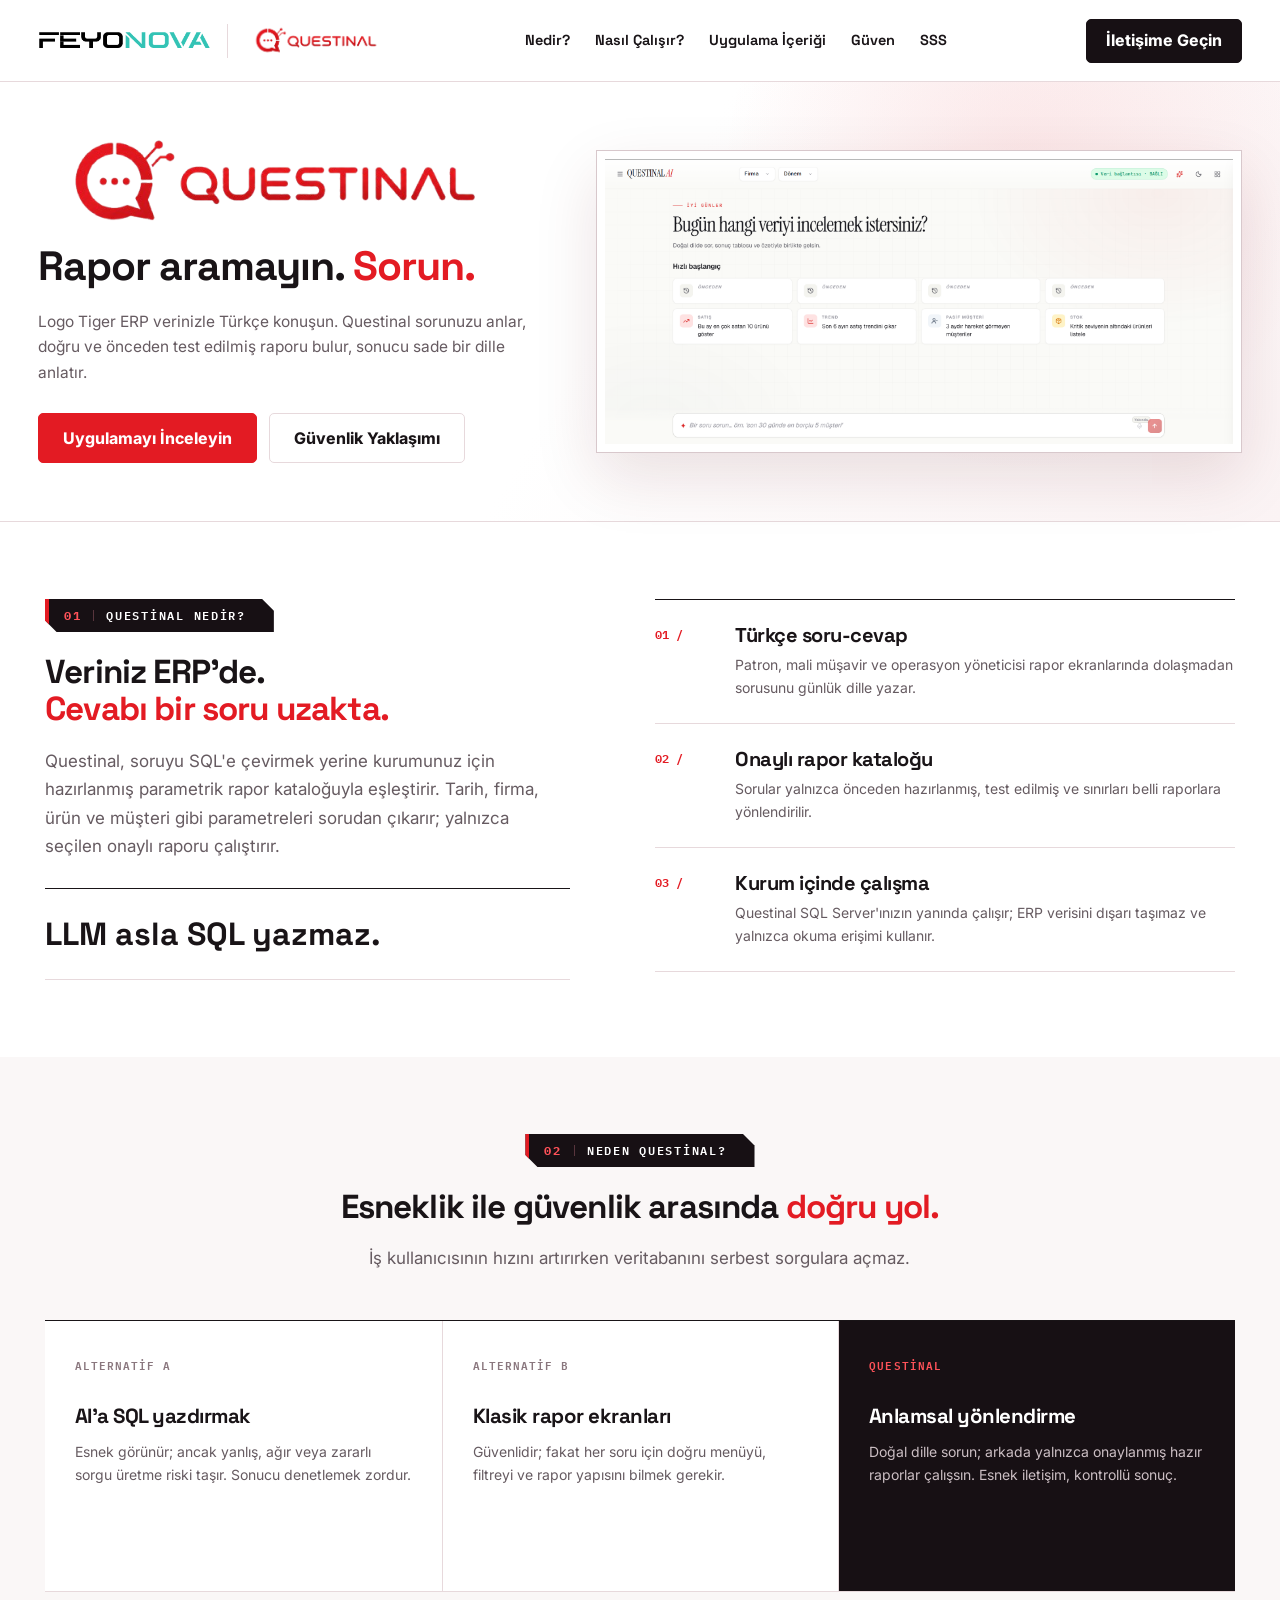
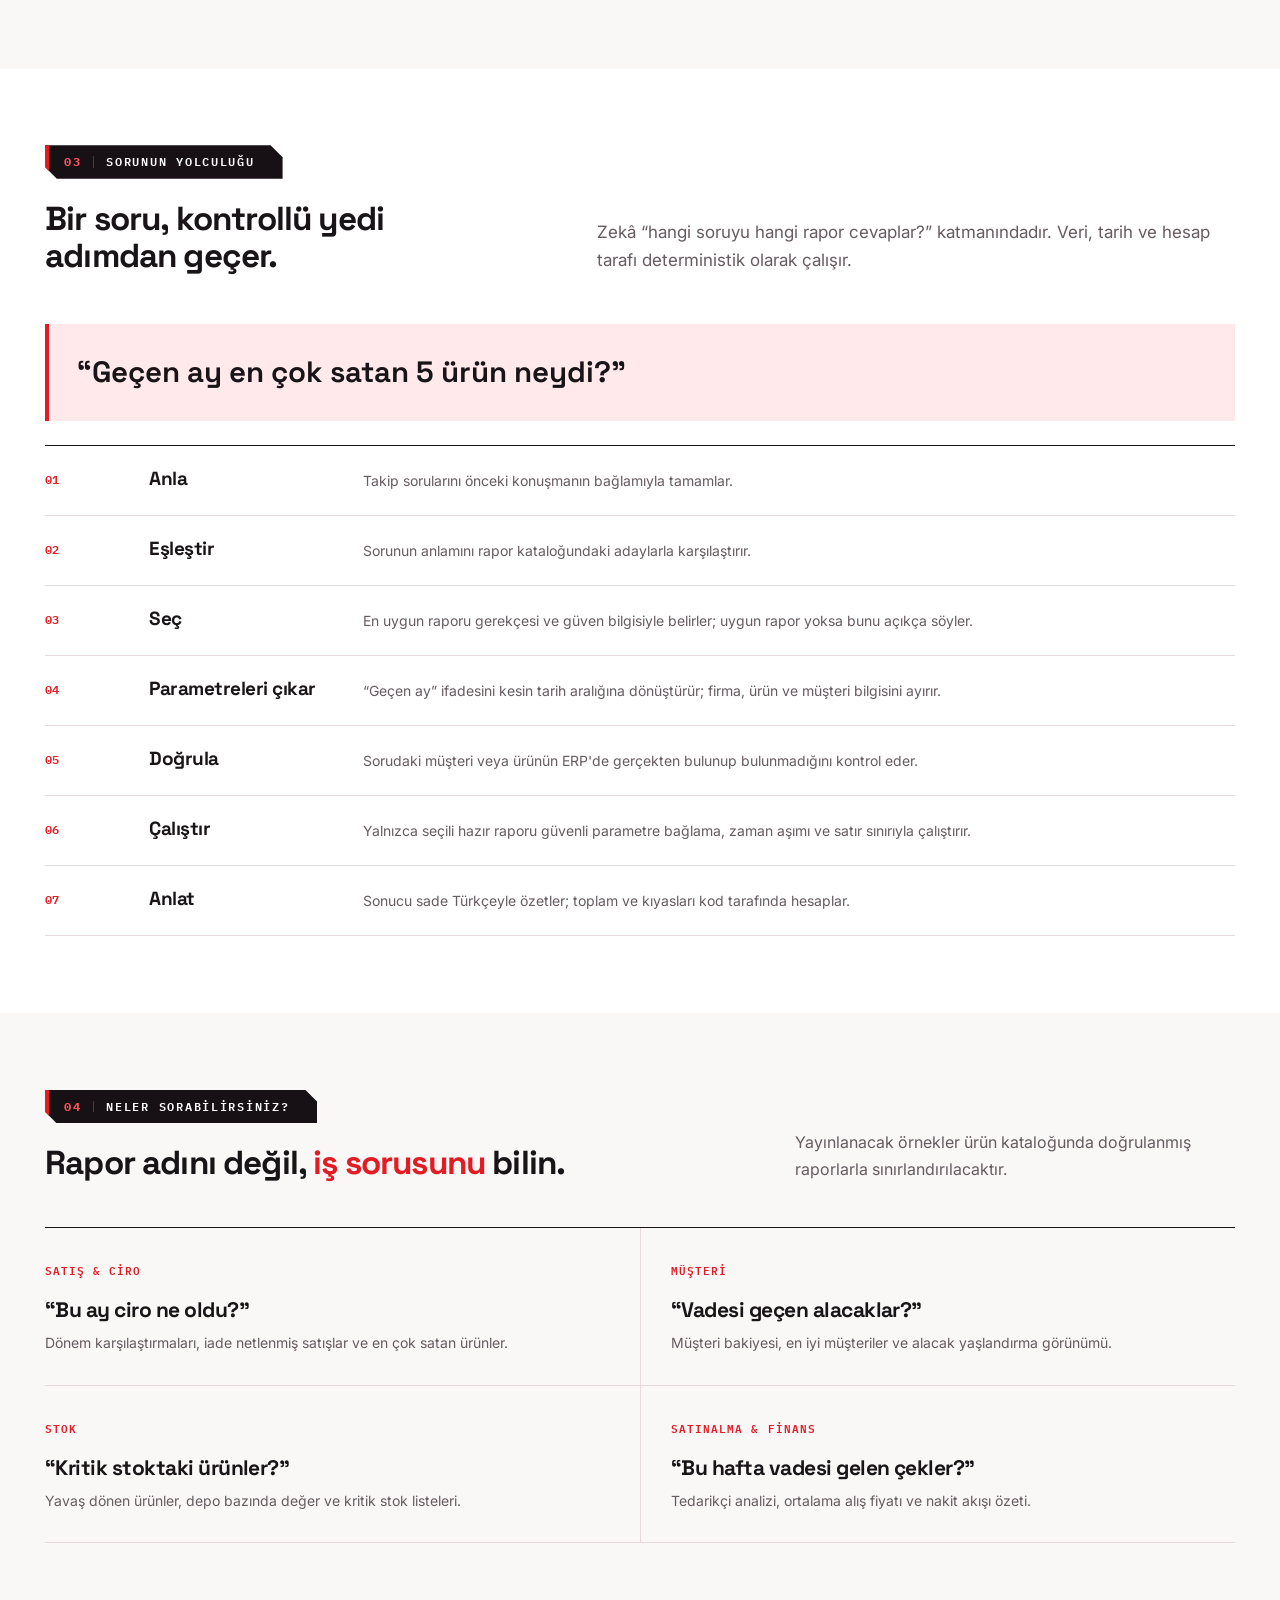
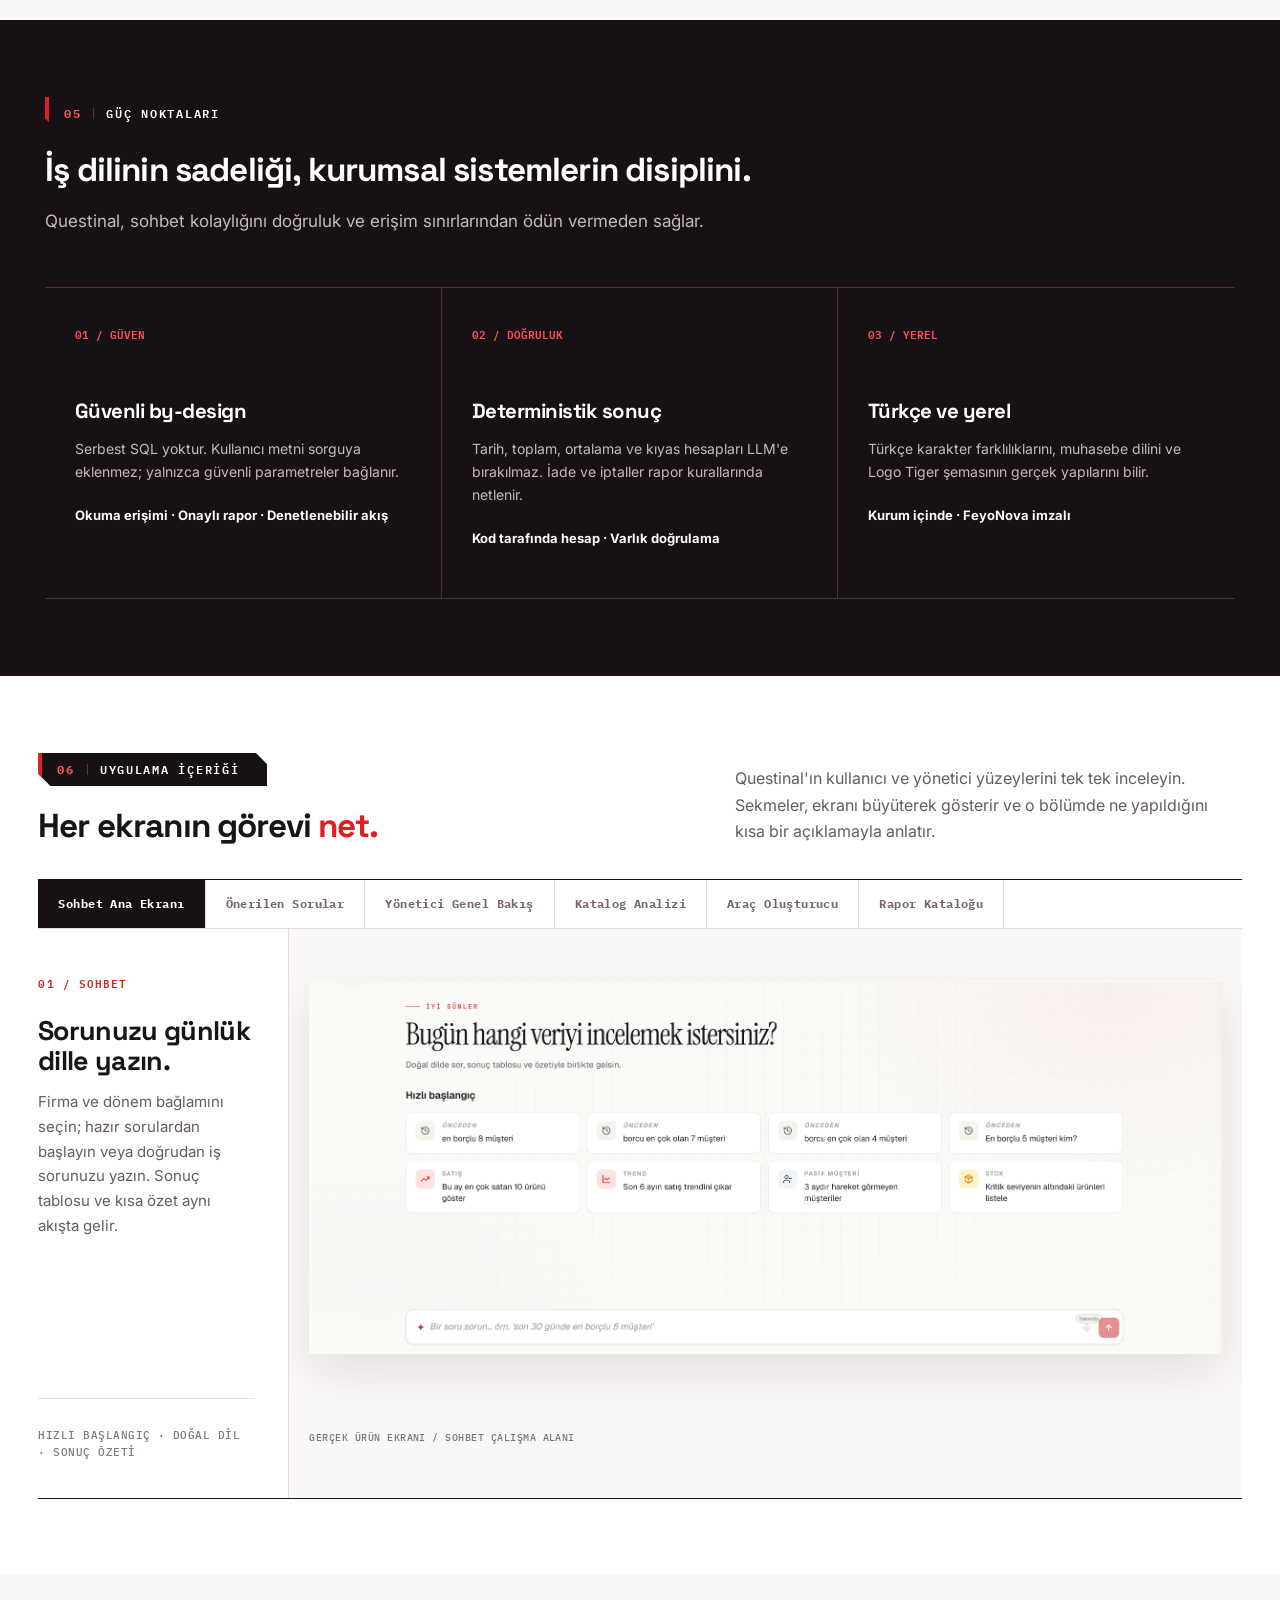
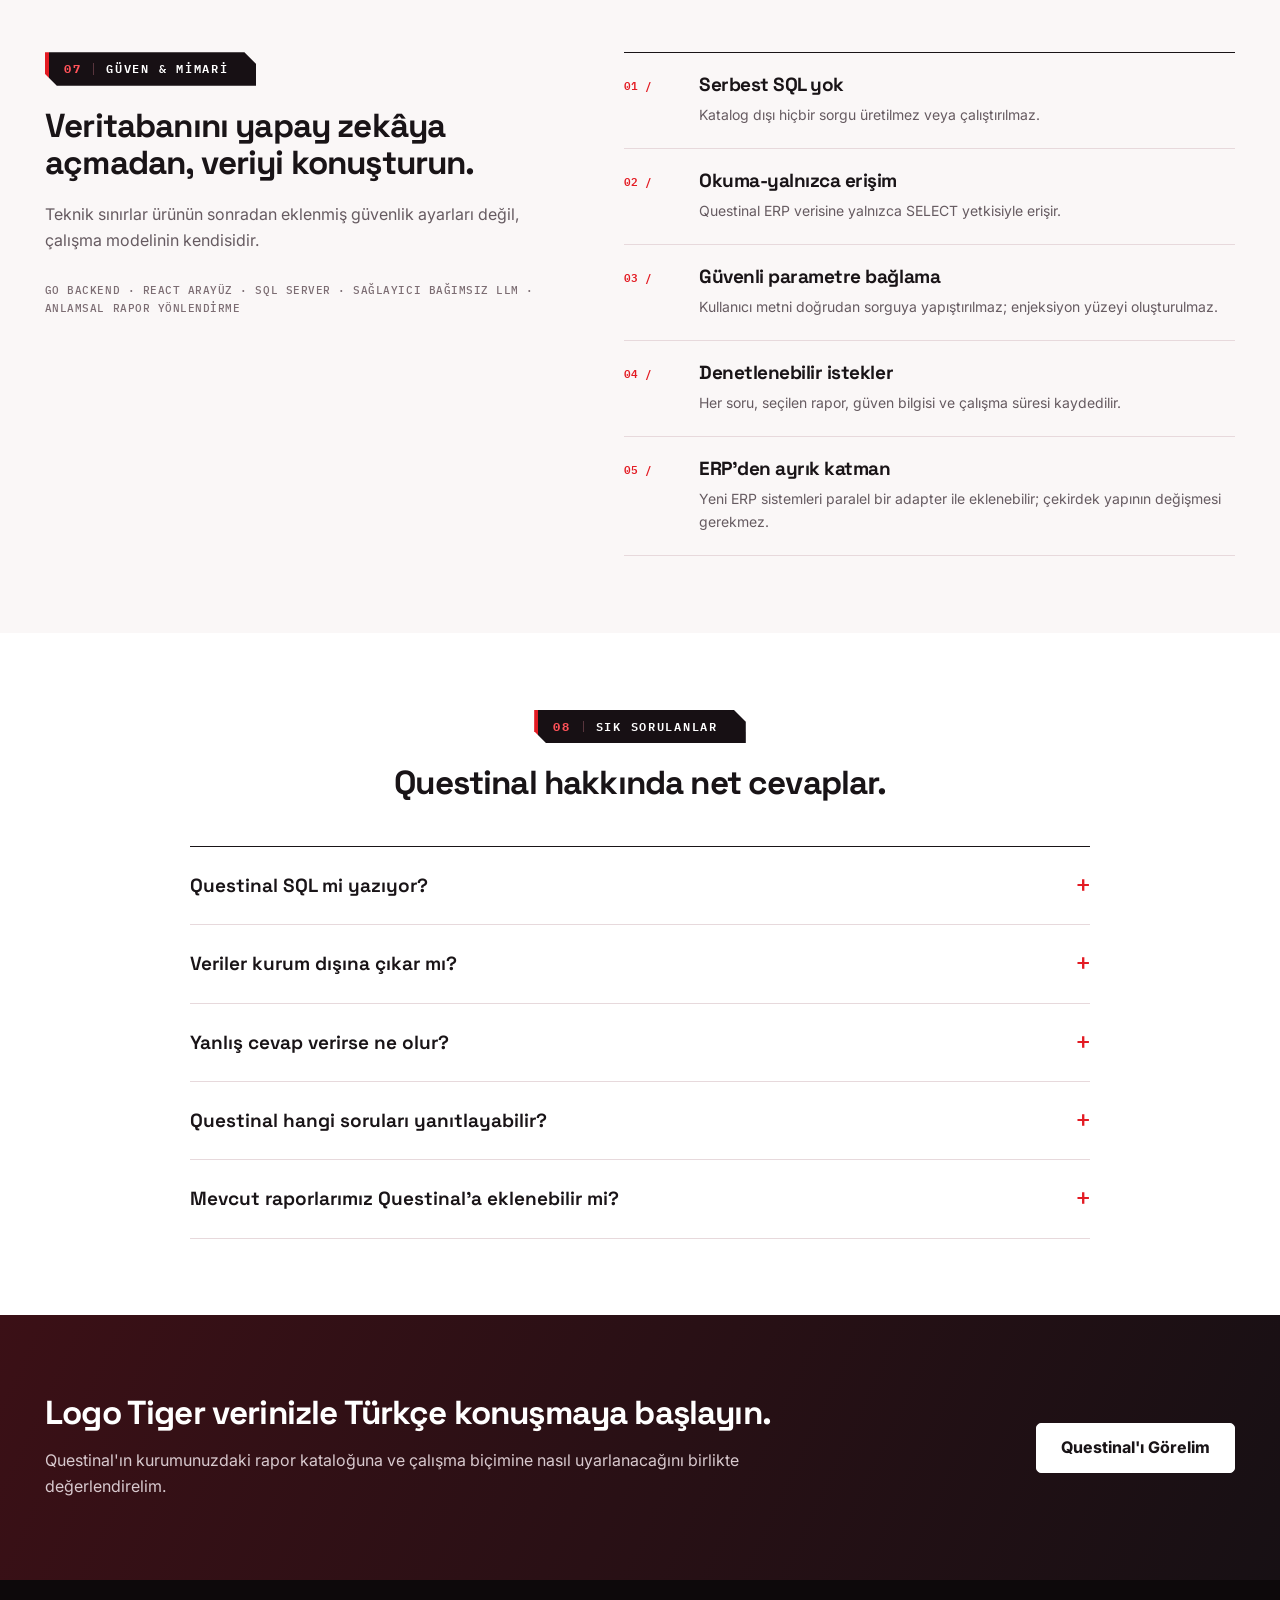
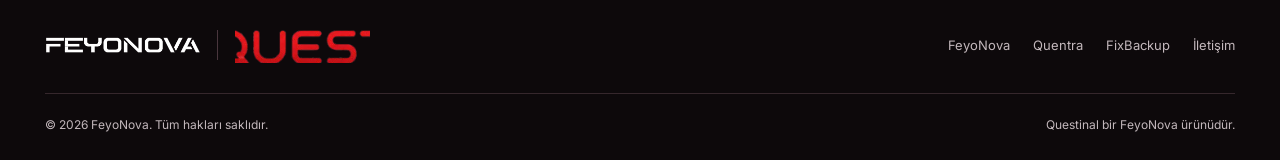
<file: questinal.html>
<!DOCTYPE html>
<html lang="tr">
<head>
<meta charset="UTF-8">
<meta name="viewport" content="width=device-width, initial-scale=1.0">
<title>Questinal | Logo Tiger Verinizle Türkçe Konuşun</title>
<meta name="description" content="Questinal, Logo Tiger ERP verinizle Türkçe konuşmanızı sağlayan, serbest SQL yazmayan güvenli veri asistanıdır.">
<link rel="icon" type="image/png" href="assets/questinal-web/questinal-logo-clean.png">
<link rel="preconnect" href="https://fonts.googleapis.com">
<link rel="preconnect" href="https://fonts.gstatic.com" crossorigin>
<link href="https://fonts.googleapis.com/css2?family=Inter:wght@400;500;600;700;800&family=Space+Grotesk:wght@500;600;700&family=IBM+Plex+Mono:wght@500;600&display=swap" rel="stylesheet">
<link rel="stylesheet" href="assets/page-transition.css">
<link rel="stylesheet" href="assets/site-motion.css">
<style>
:root{--paper:#fff;--wash:#faf7f7;--wash-2:#f5eeee;--ink:#191417;--muted:#665b61;--line:#e7d9dc;--red:#e31b23;--red-dark:#ad0f16;--red-soft:#ff5259;--red-pale:#ffe9ea;--island:#171014;--island-2:#26171c;--display:"Space Grotesk",Inter,system-ui,sans-serif;--text:Inter,system-ui,-apple-system,"Segoe UI",sans-serif;--mono:"IBM Plex Mono",Consolas,monospace}
*{box-sizing:border-box}html{scroll-behavior:smooth}html,body{overflow-x:clip}body{margin:0;background:var(--paper);color:var(--ink);font-family:var(--text);font-size:16px;line-height:1.65}img{display:block;max-width:100%;height:auto}a{color:inherit;text-decoration:none}button{font:inherit}h1,h2,h3,h4,p{margin:0}h1,h2,h3,h4{font-family:var(--display);line-height:1.1;letter-spacing:-.025em}h2{font-size:clamp(30px,2.6vw,40px)}h3{font-size:clamp(19px,1.6vw,25px)}::selection{background:var(--red);color:#fff}.container{width:min(1280px,calc(100% - clamp(32px,7vw,112px)));margin-inline:auto}.wide{width:min(1440px,calc(100% - clamp(32px,6vw,96px)));margin-inline:auto}section{padding:clamp(64px,6vw,92px) 0;scroll-margin-top:84px}.red{color:var(--red)}
.kicker{display:inline-grid;grid-template-columns:auto 1fr;align-items:center;gap:12px;margin-bottom:22px;padding:11px 28px 11px 15px;background:var(--island);color:#fff;border-left:4px solid var(--red);clip-path:polygon(0 0,calc(100% - 12px) 0,100% 12px,100% 100%,12px 100%,0 calc(100% - 12px));font:600 11.5px/1 var(--mono);letter-spacing:.15em;text-transform:uppercase}.kicker b{color:var(--red-soft);padding-right:12px;border-right:1px solid #58353d}.intro{max-width:760px;margin-top:18px;color:var(--muted);font-size:17px}.btn{display:inline-flex;align-items:center;justify-content:center;min-height:50px;padding:0 24px;border:1px solid var(--line);border-radius:5px;background:#fff;color:var(--ink);font-weight:750;transition:.18s ease}.btn:hover{transform:translateY(-1px);border-color:var(--red)}.btn-primary{background:var(--red);border-color:var(--red);color:#fff}.btn-primary:hover{background:var(--red-dark)}
header{position:sticky;top:0;z-index:60;height:82px;background:rgba(255,255,255,.95);border-bottom:1px solid var(--line);backdrop-filter:blur(14px)}.nav{height:100%;display:flex;align-items:center;justify-content:space-between;gap:26px}.brand-pair{display:flex;align-items:center;gap:17px}.feyo-logo{width:172px}.brand-rule{width:1px;height:34px;background:var(--line)}.quest-mini{position:relative;width:140px;height:38px;overflow:hidden}.quest-mini img{position:absolute;width:100%;left:0;top:50%;transform:translateY(-50%) scale(3.5)}.nav-links{display:flex;align-items:center;gap:25px;font-family:var(--display);font-size:14.5px;font-weight:650}.nav-links a{position:relative;padding:7px 0}.nav-links a::after{content:"";position:absolute;left:0;right:0;bottom:0;height:2px;background:var(--red);transform:scaleX(0);transition:.2s ease}.nav-links a:hover{color:var(--red)}.nav-links a:hover::after{transform:scaleX(1)}.nav-cta{min-height:44px;padding-inline:19px;background:var(--island);border-color:var(--island);color:#fff}.menu-toggle{display:none;width:44px;height:42px;border:1px solid var(--line);background:#fff;border-radius:5px;font-size:20px}
.logo-crop{width:min(470px,92%);height:86px;overflow:hidden;margin-bottom:18px}.logo-crop img{width:100%;height:100%;object-fit:cover;object-position:center 49%}
.hero{padding:clamp(40px,4.5vw,72px) 0;display:grid;align-items:center;background:radial-gradient(circle at 80% 20%,rgba(227,27,35,.09),transparent 28%),linear-gradient(120deg,#fff 0%,#fff 48%,#fbf3f4 100%);border-bottom:1px solid var(--line)}.hero-grid{display:grid;grid-template-columns:minmax(0,.88fr) minmax(420px,1.12fr);align-items:center;gap:clamp(36px,4vw,56px)}.hero h1{font-size:clamp(34px,3.2vw,52px);max-width:680px}.hero-copy>p{max-width:620px;margin-top:20px;color:var(--muted);font-size:clamp(15.5px,1.2vw,18px)}.hero-actions{display:flex;gap:12px;margin-top:28px}.signature{display:flex;gap:22px;margin-top:28px;padding-top:20px;border-top:1px solid var(--line);color:#4f454a;font:600 11px var(--mono);letter-spacing:.08em;text-transform:uppercase}.signature span+span{padding-left:22px;border-left:1px solid var(--line)}
.screen-placeholder{position:relative;min-height:480px;display:grid;place-items:center;padding:38px;border:1px solid #d8c8cc;background:#fff;box-shadow:0 24px 60px rgba(92,20,28,.12)}.screen-placeholder::before{content:"";position:absolute;inset:14px;background-image:linear-gradient(rgba(227,27,35,.055) 1px,transparent 1px),linear-gradient(90deg,rgba(227,27,35,.055) 1px,transparent 1px);background-size:34px 34px}.placeholder-inner{position:relative;z-index:1;max-width:410px;text-align:center}.placeholder-no{font:600 11px var(--mono);color:var(--red);letter-spacing:.12em}.placeholder-inner h3{margin:17px 0 12px}.placeholder-inner p{color:var(--muted);font-size:14px}.placeholder-spec{display:block;margin-top:21px;padding-top:16px;border-top:1px solid var(--line);font:500 10px/1.6 var(--mono);color:#817178;text-transform:uppercase;letter-spacing:.06em}.product-visual{margin:0;border:1px solid #d8c8cc;background:#fff;padding:8px;box-shadow:0 24px 60px rgba(92,20,28,.12)}.product-visual img{width:100%;height:auto}.product-visual figcaption{display:flex;justify-content:space-between;gap:20px;padding:12px 5px 3px;color:#78686e;font:500 10px/1.5 var(--mono);letter-spacing:.05em;text-transform:uppercase}.hero-visual{min-width:0}
.what{background:#fff}.what-grid{display:grid;grid-template-columns:.95fr 1.05fr;gap:85px;align-items:start}.what-copy p{color:var(--muted);font-size:17px;margin-top:20px}.thesis{margin-top:28px;padding:26px 0;border-top:1px solid var(--ink);border-bottom:1px solid var(--line);font-family:var(--display);font-size:clamp(24px,2.5vw,34px);font-weight:700;line-height:1.2}.truth-list{border-top:1px solid var(--ink)}.truth-item{display:grid;grid-template-columns:60px 1fr;gap:20px;padding:24px 0;border-bottom:1px solid var(--line)}.truth-item span{font:600 12px var(--mono);color:var(--red)}.truth-item h3{font-size:20px;margin-bottom:7px}.truth-item p{color:var(--muted);font-size:14px}
.problem{background:var(--wash)}.problem-head{text-align:center;max-width:880px;margin:0 auto 48px}.problem-head .intro{margin-inline:auto}.compare{display:grid;grid-template-columns:repeat(3,1fr);border-top:1px solid var(--ink);border-bottom:1px solid var(--line);background:#fff}.compare article{min-height:270px;padding:30px}.compare article+article{border-left:1px solid var(--line)}.compare .label{font:600 10.5px var(--mono);letter-spacing:.1em;text-transform:uppercase;color:#8a777e}.compare h3{margin:28px 0 12px}.compare p{color:var(--muted);font-size:14px}.compare .correct{background:var(--island);color:#fff}.compare .correct .label{color:var(--red-soft)}.compare .correct p{color:#cbbec3}
.journey{background:#fff}.journey-head{display:grid;grid-template-columns:.85fr 1.15fr;gap:80px;align-items:end;margin-bottom:50px}.journey-head p{color:var(--muted);font-size:17px}.question-line{padding:24px 28px;border-left:4px solid var(--red);background:var(--red-pale);font-family:var(--display);font-size:clamp(20px,2.3vw,30px);font-weight:650}.journey-list{position:relative;margin-top:24px;border-top:1px solid var(--ink)}.journey-step{display:grid;grid-template-columns:80px 190px 1fr;gap:24px;align-items:start;padding:23px 0;border-bottom:1px solid var(--line)}.journey-step .num{font:600 12px var(--mono);color:var(--red)}.journey-step h3{font-size:19px}.journey-step p{color:var(--muted);font-size:14px}.journey-proof{display:grid;grid-template-columns:minmax(0,1fr) 180px;align-items:center;gap:36px;width:min(960px,100%);margin:30px auto 0;padding:24px 26px 24px 30px;background:var(--wash);border:1px solid var(--line);border-left:4px solid var(--red)}.journey-result-label{display:block;margin-bottom:14px;color:var(--red);font:600 10.5px/1 var(--mono);letter-spacing:.13em;text-transform:uppercase}.journey-note{font-family:var(--display);font-size:clamp(19px,1.7vw,25px);font-weight:650;line-height:1.3}.journey-note p{max-width:650px;margin-top:12px;color:var(--muted);font-family:var(--text);font-size:14px;font-weight:400;line-height:1.65}.trace-visual{margin:0;justify-self:end;border-left:1px solid var(--line);padding-left:24px}.trace-visual img{display:block;width:156px;height:auto;border:1px solid var(--line);background:#fff}.trace-visual figcaption{padding:8px 0 0;color:#817178;font:500 8.5px/1.4 var(--mono);text-transform:uppercase;letter-spacing:.04em}
.questions{background:var(--wash)}.questions-head{display:flex;justify-content:space-between;align-items:end;gap:50px;margin-bottom:45px}.questions-head>div{max-width:700px}.questions-head p{max-width:440px;color:var(--muted)}.question-grid{display:grid;grid-template-columns:repeat(2,1fr);border-top:1px solid var(--ink)}.question-card{padding:28px 30px 30px 0;border-bottom:1px solid var(--line)}.question-card:nth-child(even){padding-left:30px;border-left:1px solid var(--line)}.question-card span{font:600 10.5px var(--mono);color:var(--red);letter-spacing:.1em;text-transform:uppercase}.question-card h3{font-size:21px;margin:16px 0 10px}.question-card p{color:var(--muted);font-size:14px}
.proof{background:var(--island);color:#fff}.proof-head{max-width:820px;margin-bottom:52px}.proof-head .intro{color:#c8b9bf}.proof-grid{display:grid;grid-template-columns:repeat(3,1fr);border-top:1px solid #4a3038;border-bottom:1px solid #4a3038}.proof-card{min-height:310px;padding:32px 30px;border-right:1px solid #4a3038}.proof-card:last-child{border-right:0}.proof-card .num{font:600 11px var(--mono);color:var(--red-soft)}.proof-card h3{margin:54px 0 14px}.proof-card p{color:#c8b9bf;font-size:14px}.proof-card strong{display:block;margin-top:22px;color:#fff;font-size:13px}
.screens{background:#fff}.screens-head{display:grid;grid-template-columns:1fr .8fr;gap:clamp(36px,5vw,72px);align-items:end;margin-bottom:34px}.screens-head p{color:var(--muted);max-width:560px}.app-tabs{display:flex;gap:0;overflow-x:auto;border-top:1px solid var(--ink);border-bottom:1px solid var(--line);scrollbar-width:thin}.app-tab{flex:0 0 auto;padding:18px 20px;border:0;border-right:1px solid var(--line);background:#fff;color:#77686e;font:650 12px/1 var(--mono);letter-spacing:.035em;cursor:pointer;white-space:nowrap;transition:color .18s ease,background .18s ease}.app-tab:hover{color:var(--red)}.app-tab[aria-selected="true"]{background:var(--island);color:#fff}.app-panel{display:grid;grid-template-columns:minmax(250px,.34fr) minmax(0,1.66fr);min-height:570px;border-bottom:1px solid var(--ink)}.app-copy{display:flex;flex-direction:column;justify-content:space-between;padding:40px 34px 36px 0}.app-index{font:600 11px var(--mono);letter-spacing:.1em;color:var(--red);text-transform:uppercase}.app-copy h3{margin:22px 0 14px;font-size:clamp(24px,2.1vw,34px)}.app-copy p{color:var(--muted);font-size:15px}.app-meta{padding-top:28px;border-top:1px solid var(--line);color:#85757b;font:500 10.5px/1.65 var(--mono);letter-spacing:.045em;text-transform:uppercase}.app-visual{display:grid;place-items:center;margin:0;padding:20px;background:var(--wash);border-left:1px solid var(--line);min-width:0;overflow:hidden}.app-visual img{width:100%;max-height:670px;object-fit:contain;object-position:center;box-shadow:0 18px 45px rgba(65,18,24,.1);background:#fff}.app-visual.is-portrait img{width:auto;max-width:100%;height:650px}.app-visual figcaption{width:100%;margin-top:13px;color:#817178;font:500 9.5px/1.5 var(--mono);letter-spacing:.05em;text-transform:uppercase}
.architecture{background:var(--wash)}.arch-grid{display:grid;grid-template-columns:.9fr 1.1fr;gap:80px;align-items:start}.arch-copy{position:sticky;top:120px}.arch-copy p{margin-top:20px;color:var(--muted)}.arch-list{border-top:1px solid var(--ink)}.arch-item{display:grid;grid-template-columns:55px 1fr;gap:20px;padding:22px 0;border-bottom:1px solid var(--line)}.arch-item>span{font:600 11px var(--mono);color:var(--red)}.arch-item h3{font-size:19px;margin-bottom:7px}.arch-item p{color:var(--muted);font-size:14px}.techline{margin-top:28px;font:500 10.5px/1.7 var(--mono);color:#7c6d73;text-transform:uppercase;letter-spacing:.05em}
.quest-mini img,.logo-crop img,.footer-q img{position:static;width:100%;height:100%;object-fit:cover;object-position:center 49%;transform:none}
.faq{background:#fff}.faq-head{text-align:center;max-width:760px;margin:0 auto 44px}.faq-list{max-width:900px;margin:auto;border-top:1px solid var(--ink)}details{border-bottom:1px solid var(--line)}summary{cursor:pointer;list-style:none;padding:23px 45px 23px 0;font-family:var(--display);font-size:19px;font-weight:650;position:relative}summary::-webkit-details-marker{display:none}summary::after{content:"+";position:absolute;right:0;top:20px;color:var(--red);font:500 24px var(--mono)}details[open] summary::after{content:"−"}details p{max-width:760px;padding:0 0 24px;color:var(--muted);font-size:14px}
.closing{padding:80px 0;background:linear-gradient(115deg,#3b1016,var(--island));color:#fff}.closing-grid{display:grid;grid-template-columns:1fr auto;gap:45px;align-items:center}.closing h2{max-width:800px}.closing p{max-width:700px;margin-top:15px;color:#d8c9ce}.closing .btn{background:#fff;border-color:#fff;color:var(--ink)}footer{padding:48px 0 25px;background:#0d090b;color:#c3b8bc}.footer-grid{display:flex;justify-content:space-between;align-items:center;gap:30px;padding-bottom:30px;border-bottom:1px solid #35272c}.footer-brand{display:flex;align-items:center;gap:17px}.footer-feyo{width:155px;filter:brightness(0) invert(1)}.footer-rule{width:1px;height:30px;background:#49363d}.footer-q{width:135px;height:35px;overflow:hidden;position:relative}.footer-q img{position:absolute;width:100%;top:50%;transform:translateY(-50%) scale(3.5)}.footer-links{display:flex;gap:23px;font-size:13px}.footer-links a:hover{color:#fff}.copyright{display:flex;justify-content:space-between;gap:20px;padding-top:21px;font-size:12px}
@media(max-width:1080px){.nav-links,.nav-cta{display:none}.menu-toggle{display:block}.nav{flex-wrap:wrap}.nav-links.open{display:grid;order:3;width:100%;grid-template-columns:repeat(2,1fr);padding:15px 0 22px;border-top:1px solid var(--line);background:#fff}.hero-grid{grid-template-columns:1fr}.hero-copy{max-width:760px}.screen-placeholder{min-height:420px}.what-grid,.journey-head,.arch-grid{grid-template-columns:1fr;gap:35px}.arch-copy{position:static}.journey-proof{grid-template-columns:1fr 228px}.app-panel{grid-template-columns:1fr;min-height:0}.app-copy{padding:32px 0}.app-meta{margin-top:28px}.app-visual{border-left:0;border-top:1px solid var(--line)}}
@media(max-width:760px){.container,.wide{width:calc(100% - 30px)}section{padding:64px 0}header{height:auto;min-height:72px}.nav{min-height:72px}.feyo-logo{width:120px}.brand-rule{height:28px}.quest-mini{width:98px;height:30px}.hero{padding:44px 0 54px}.logo-crop{height:66px}.hero h1{font-size:clamp(34px,10vw,44px)}.hero-actions,.signature{flex-direction:column}.signature{gap:8px}.signature span+span{padding-left:0;border-left:0}.product-visual{padding:4px}.product-visual figcaption{display:block;font-size:8.5px}.screen-placeholder{min-height:350px;padding:25px}.compare,.proof-grid,.question-grid{grid-template-columns:1fr}.compare article+article,.question-card:nth-child(even){border-left:0}.question-card,.question-card:nth-child(even){padding:24px 0}.proof-card{min-height:0;border-right:0;border-bottom:1px solid #4a3038}.proof-card:last-child{border-bottom:0}.proof-card h3{margin-top:30px}.journey-step{grid-template-columns:48px 1fr}.journey-step p{grid-column:2}.journey-proof{grid-template-columns:1fr}.trace-visual{justify-self:start}.questions-head,.screens-head{display:flex;align-items:flex-start;flex-direction:column;gap:20px}.app-tab{padding:15px 16px}.app-copy{padding:28px 0}.app-visual{padding:10px}.app-visual img{max-height:430px}.app-visual.is-portrait img{height:430px}.closing-grid{grid-template-columns:1fr}.closing .btn{width:100%}.footer-grid{align-items:flex-start;flex-direction:column}.footer-links{flex-wrap:wrap}.copyright{flex-direction:column}.nav-links.open{grid-template-columns:1fr}}
@media(max-width:1080px){.journey-proof{grid-template-columns:minmax(0,1fr) 180px}}
@media(max-width:760px){.journey-proof{grid-template-columns:1fr;gap:22px;padding:24px 20px}.trace-visual{justify-self:stretch;border-left:0;border-top:1px solid var(--line);padding:20px 0 0}.trace-visual img{width:138px}}
@media(prefers-reduced-motion:reduce){html{scroll-behavior:auto}}
</style>
</head>
<body>
<div class="page-transition" aria-hidden="true"><div class="pt-mark"><div class="pt-word"><span class="pt-letter">F</span></div><span class="pt-line"></span><span class="pt-caption">Enterprise Intelligence</span></div></div>
<header><div class="wide nav"><a class="brand-pair" href="/" aria-label="FeyoNova ana sayfa"><img class="feyo-logo" src="Logolar/FeyoNovaLogo_Small.png" alt="FeyoNova"><span class="brand-rule"></span><span class="quest-mini"><img src="assets/questinal-web/questinal-logo-clean.png" alt="Questinal"></span></a><nav class="nav-links" id="mainNav"><a href="#nedir">Nedir?</a><a href="#yolculuk">Nasıl Çalışır?</a><a href="#uygulama">Uygulama İçeriği</a><a href="#guven">Güven</a><a href="#sss">SSS</a></nav><a class="btn nav-cta" href="mailto:info@feyonova.com?subject=Questinal%20Demo">İletişime Geçin</a><button class="menu-toggle" type="button" aria-label="Menüyü aç" aria-controls="mainNav" aria-expanded="false">☰</button></div></header>
<main>
<section class="hero"><div class="wide hero-grid"><div class="hero-copy"><div class="logo-crop"><img src="assets/questinal-web/questinal-logo-clean.png" alt="Questinal"></div><h1>Rapor aramayın. <span class="red">Sorun.</span></h1><p>Logo Tiger ERP verinizle Türkçe konuşun. Questinal sorunuzu anlar, doğru ve önceden test edilmiş raporu bulur, sonucu sade bir dille anlatır.</p><div class="hero-actions"><a class="btn btn-primary" href="#uygulama">Uygulamayı İnceleyin</a><a class="btn" href="#guven">Güvenlik Yaklaşımı</a></div></div><figure class="product-visual hero-visual"><img src="assets/questinal-web/chat-home-navbar.png" alt="Questinal firma ve dönem bağlamı bulunan doğal dil soru ekranı" width="1916" height="868"></figure></div></section>
<section class="what" id="nedir"><div class="container what-grid"><div class="what-copy"><span class="kicker"><b>01</b>Questinal Nedir?</span><h2>Veriniz ERP'de.<br><span class="red">Cevabı bir soru uzakta.</span></h2><p>Questinal, soruyu SQL'e çevirmek yerine kurumunuz için hazırlanmış parametrik rapor kataloğuyla eşleştirir. Tarih, firma, ürün ve müşteri gibi parametreleri sorudan çıkarır; yalnızca seçilen onaylı raporu çalıştırır.</p><div class="thesis">LLM asla SQL yazmaz.</div></div><div class="truth-list"><article class="truth-item"><span>01 /</span><div><h3>Türkçe soru-cevap</h3><p>Patron, mali müşavir ve operasyon yöneticisi rapor ekranlarında dolaşmadan sorusunu günlük dille yazar.</p></div></article><article class="truth-item"><span>02 /</span><div><h3>Onaylı rapor kataloğu</h3><p>Sorular yalnızca önceden hazırlanmış, test edilmiş ve sınırları belli raporlara yönlendirilir.</p></div></article><article class="truth-item"><span>03 /</span><div><h3>Kurum içinde çalışma</h3><p>Questinal SQL Server'ınızın yanında çalışır; ERP verisini dışarı taşımaz ve yalnızca okuma erişimi kullanır.</p></div></article></div></div></section>
<section class="problem"><div class="container"><div class="problem-head"><span class="kicker"><b>02</b>Neden Questinal?</span><h2>Esneklik ile güvenlik arasında <span class="red">doğru yol.</span></h2><p class="intro">İş kullanıcısının hızını artırırken veritabanını serbest sorgulara açmaz.</p></div><div class="compare"><article><span class="label">Alternatif A</span><h3>AI'a SQL yazdırmak</h3><p>Esnek görünür; ancak yanlış, ağır veya zararlı sorgu üretme riski taşır. Sonucu denetlemek zordur.</p></article><article><span class="label">Alternatif B</span><h3>Klasik rapor ekranları</h3><p>Güvenlidir; fakat her soru için doğru menüyü, filtreyi ve rapor yapısını bilmek gerekir.</p></article><article class="correct"><span class="label">Questinal</span><h3>Anlamsal yönlendirme</h3><p>Doğal dille sorun; arkada yalnızca onaylanmış hazır raporlar çalışsın. Esnek iletişim, kontrollü sonuç.</p></article></div></div></section>
<section class="journey" id="yolculuk"><div class="container"><div class="journey-head"><div><span class="kicker"><b>03</b>Sorunun Yolculuğu</span><h2>Bir soru, kontrollü yedi adımdan geçer.</h2></div><p>Zekâ “hangi soruyu hangi rapor cevaplar?” katmanındadır. Veri, tarih ve hesap tarafı deterministik olarak çalışır.</p></div><div class="question-line">“Geçen ay en çok satan 5 ürün neydi?”</div><div class="journey-list"><article class="journey-step"><span class="num">01</span><h3>Anla</h3><p>Takip sorularını önceki konuşmanın bağlamıyla tamamlar.</p></article><article class="journey-step"><span class="num">02</span><h3>Eşleştir</h3><p>Sorunun anlamını rapor kataloğundaki adaylarla karşılaştırır.</p></article><article class="journey-step"><span class="num">03</span><h3>Seç</h3><p>En uygun raporu gerekçesi ve güven bilgisiyle belirler; uygun rapor yoksa bunu açıkça söyler.</p></article><article class="journey-step"><span class="num">04</span><h3>Parametreleri çıkar</h3><p>“Geçen ay” ifadesini kesin tarih aralığına dönüştürür; firma, ürün ve müşteri bilgisini ayırır.</p></article><article class="journey-step"><span class="num">05</span><h3>Doğrula</h3><p>Sorudaki müşteri veya ürünün ERP'de gerçekten bulunup bulunmadığını kontrol eder.</p></article><article class="journey-step"><span class="num">06</span><h3>Çalıştır</h3><p>Yalnızca seçili hazır raporu güvenli parametre bağlama, zaman aşımı ve satır sınırıyla çalıştırır.</p></article><article class="journey-step"><span class="num">07</span><h3>Anlat</h3><p>Sonucu sade Türkçeyle özetler; toplam ve kıyasları kod tarafında hesaplar.</p></article></div></div></section>
<section class="questions" id="sorular"><div class="container"><div class="questions-head"><div><span class="kicker"><b>04</b>Neler Sorabilirsiniz?</span><h2>Rapor adını değil, <span class="red">iş sorusunu</span> bilin.</h2></div><p>Yayınlanacak örnekler ürün kataloğunda doğrulanmış raporlarla sınırlandırılacaktır.</p></div><div class="question-grid"><article class="question-card"><span>Satış & Ciro</span><h3>“Bu ay ciro ne oldu?”</h3><p>Dönem karşılaştırmaları, iade netlenmiş satışlar ve en çok satan ürünler.</p></article><article class="question-card"><span>Müşteri</span><h3>“Vadesi geçen alacaklar?”</h3><p>Müşteri bakiyesi, en iyi müşteriler ve alacak yaşlandırma görünümü.</p></article><article class="question-card"><span>Stok</span><h3>“Kritik stoktaki ürünler?”</h3><p>Yavaş dönen ürünler, depo bazında değer ve kritik stok listeleri.</p></article><article class="question-card"><span>Satınalma & Finans</span><h3>“Bu hafta vadesi gelen çekler?”</h3><p>Tedarikçi analizi, ortalama alış fiyatı ve nakit akışı özeti.</p></article></div></div></section>
<section class="proof"><div class="container"><div class="proof-head"><span class="kicker"><b>05</b>Güç Noktaları</span><h2>İş dilinin sadeliği, kurumsal sistemlerin disiplini.</h2><p class="intro">Questinal, sohbet kolaylığını doğruluk ve erişim sınırlarından ödün vermeden sağlar.</p></div><div class="proof-grid"><article class="proof-card"><span class="num">01 / GÜVEN</span><h3>Güvenli by-design</h3><p>Serbest SQL yoktur. Kullanıcı metni sorguya eklenmez; yalnızca güvenli parametreler bağlanır.</p><strong>Okuma erişimi · Onaylı rapor · Denetlenebilir akış</strong></article><article class="proof-card"><span class="num">02 / DOĞRULUK</span><h3>Deterministik sonuç</h3><p>Tarih, toplam, ortalama ve kıyas hesapları LLM'e bırakılmaz. İade ve iptaller rapor kurallarında netlenir.</p><strong>Kod tarafında hesap · Varlık doğrulama</strong></article><article class="proof-card"><span class="num">03 / YEREL</span><h3>Türkçe ve yerel</h3><p>Türkçe karakter farklılıklarını, muhasebe dilini ve Logo Tiger şemasının gerçek yapılarını bilir.</p><strong>Kurum içinde · FeyoNova imzalı</strong></article></div></div></section>
<section class="screens" id="uygulama"><div class="wide"><div class="screens-head"><div><span class="kicker"><b>06</b>Uygulama İçeriği</span><h2>Her ekranın görevi <span class="red">net.</span></h2></div><p>Questinal'ın kullanıcı ve yönetici yüzeylerini tek tek inceleyin. Sekmeler, ekranı büyüterek gösterir ve o bölümde ne yapıldığını kısa bir açıklamayla anlatır.</p></div><div class="app-tabs" role="tablist" aria-label="Questinal uygulama ekranları"><button class="app-tab" type="button" role="tab" aria-selected="true" data-screen="chat">Sohbet Ana Ekranı</button><button class="app-tab" type="button" role="tab" aria-selected="false" data-screen="suggestions">Önerilen Sorular</button><button class="app-tab" type="button" role="tab" aria-selected="false" data-screen="overview">Yönetici Genel Bakış</button><button class="app-tab" type="button" role="tab" aria-selected="false" data-screen="categories">Katalog Analizi</button><button class="app-tab" type="button" role="tab" aria-selected="false" data-screen="builder">Araç Oluşturucu</button><button class="app-tab" type="button" role="tab" aria-selected="false" data-screen="catalog">Rapor Kataloğu</button></div><div class="app-panel" role="tabpanel"><div class="app-copy"><div><span class="app-index" id="appIndex">01 / Sohbet</span><h3 id="appTitle">Sorunuzu günlük dille yazın.</h3><p id="appDescription">Firma ve dönem bağlamını seçin; hazır sorulardan başlayın veya doğrudan iş sorunuzu yazın. Sonuç tablosu ve kısa özet aynı akışta gelir.</p></div><div class="app-meta" id="appMeta">Hızlı başlangıç · Doğal dil · Sonuç özeti</div></div><figure class="app-visual" id="appVisual"><img id="appImage" src="assets/questinal-web/chat-home.png" alt="Questinal sohbet ana ekranı" loading="lazy" width="1909" height="780"><figcaption id="appCaption">Gerçek ürün ekranı / Sohbet çalışma alanı</figcaption></figure></div></div></section>
<section class="architecture" id="guven"><div class="container arch-grid"><div class="arch-copy"><span class="kicker"><b>07</b>Güven & Mimari</span><h2>Veritabanını yapay zekâya açmadan, veriyi konuşturun.</h2><p>Teknik sınırlar ürünün sonradan eklenmiş güvenlik ayarları değil, çalışma modelinin kendisidir.</p><div class="techline">Go backend · React arayüz · SQL Server · Sağlayıcı bağımsız LLM · Anlamsal rapor yönlendirme</div></div><div class="arch-list"><article class="arch-item"><span>01 /</span><div><h3>Serbest SQL yok</h3><p>Katalog dışı hiçbir sorgu üretilmez veya çalıştırılmaz.</p></div></article><article class="arch-item"><span>02 /</span><div><h3>Okuma-yalnızca erişim</h3><p>Questinal ERP verisine yalnızca SELECT yetkisiyle erişir.</p></div></article><article class="arch-item"><span>03 /</span><div><h3>Güvenli parametre bağlama</h3><p>Kullanıcı metni doğrudan sorguya yapıştırılmaz; enjeksiyon yüzeyi oluşturulmaz.</p></div></article><article class="arch-item"><span>04 /</span><div><h3>Denetlenebilir istekler</h3><p>Her soru, seçilen rapor, güven bilgisi ve çalışma süresi kaydedilir.</p></div></article><article class="arch-item"><span>05 /</span><div><h3>ERP'den ayrık katman</h3><p>Yeni ERP sistemleri paralel bir adapter ile eklenebilir; çekirdek yapının değişmesi gerekmez.</p></div></article></div></div></section>
<section class="faq" id="sss"><div class="container"><div class="faq-head"><span class="kicker"><b>08</b>Sık Sorulanlar</span><h2>Questinal hakkında net cevaplar.</h2></div><div class="faq-list"><details><summary>Questinal SQL mi yazıyor?</summary><p>Hayır. Questinal serbest SQL yazmaz. Soruları önceden hazırlanmış ve test edilmiş raporlara yönlendirir.</p></details><details><summary>Veriler kurum dışına çıkar mı?</summary><p>Hayır. Questinal kurumunuzda, SQL Server'ın yanında çalışır ve ERP verisine yalnızca okuma erişimi kullanır.</p></details><details><summary>Yanlış cevap verirse ne olur?</summary><p>En kötü senaryo yanlış rapor seçimidir; veri değişmez. Seçilen rapor gerekçesiyle gösterilir ve kullanıcı doğru raporu seçerek geri bildirim verebilir.</p></details><details><summary>Questinal hangi soruları yanıtlayabilir?</summary><p>Questinal, kurumunuz için hazırlanmış ve onaylanmış rapor kataloğunun kapsadığı satış, müşteri, stok, satınalma ve finans sorularını yanıtlar. Katalog dışında kalan bir soruda cevap uydurmaz; kapsam dışında olduğunu açıkça belirtir.</p></details><details><summary>Mevcut raporlarımız Questinal'a eklenebilir mi?</summary><p>Evet. Kurumunuzda kullanılan raporlar incelenerek Questinal kataloğuna güvenli ve parametrik araçlar olarak eklenebilir. Böylece kullanıcılar mevcut rapor sonuçlarına doğal dille ulaşabilir.</p></details></div></div></section>
<section class="closing"><div class="container closing-grid"><div><h2>Logo Tiger verinizle Türkçe konuşmaya başlayın.</h2><p>Questinal'ın kurumunuzdaki rapor kataloğuna ve çalışma biçimine nasıl uyarlanacağını birlikte değerlendirelim.</p></div><a class="btn" href="mailto:info@feyonova.com?subject=Questinal%20Demo%20Talebi">Questinal'ı Görelim</a></div></section>
</main>
<footer><div class="container"><div class="footer-grid"><div class="footer-brand"><img class="footer-feyo" src="Logolar/FeyoNovaLogo_Small.png" alt="FeyoNova"><span class="footer-rule"></span><span class="footer-q"><img src="assets/questinal-web/questinal-logo-clean.png" alt="Questinal"></span></div><div class="footer-links"><a href="/">FeyoNova</a><a href="/quentra">Quentra</a><a href="/fixbackup">FixBackup</a><a href="mailto:info@feyonova.com">İletişim</a></div></div><div class="copyright"><span>© 2026 FeyoNova. Tüm hakları saklıdır.</span><span>Questinal bir FeyoNova ürünüdür.</span></div></div></footer>
<script src="assets/site-motion.js"></script><script src="assets/page-transition.js"></script><script>
const t=document.querySelector('.menu-toggle'),n=document.querySelector('.nav-links');
t?.addEventListener('click',()=>{const o=n.classList.toggle('open');t.setAttribute('aria-expanded',String(o));t.textContent=o?'×':'☰'});
n?.querySelectorAll('a').forEach(a=>a.addEventListener('click',()=>{n.classList.remove('open');t?.setAttribute('aria-expanded','false');if(t)t.textContent='☰'}));

const appScreens={
chat:{index:'01 / Sohbet',title:'Sorunuzu günlük dille yazın.',description:'Firma ve dönem bağlamını seçin; hazır sorulardan başlayın veya doğrudan iş sorunuzu yazın. Sonuç tablosu ve kısa özet aynı akışta gelir.',meta:'Hızlı başlangıç · Doğal dil · Sonuç özeti',src:'assets/questinal-web/chat-home.png',alt:'Questinal sohbet ana ekranı',caption:'Gerçek ürün ekranı / Sohbet çalışma alanı',portrait:false},
suggestions:{index:'02 / Keşif',title:'Katalog kapsamını keşfedin.',description:'Önerilen sorular kategorilere ayrılır. Kullanıcı, hangi satış, müşteri, stok ve finans sorularının hazır olduğunu tek panelden görür.',meta:'Kategori görünümü · Arama · Hazır soru',src:'assets/questinal-web/suggested-questions.png',alt:'Questinal önerilen sorular paneli',caption:'Önerilen sorular / Kategori bazlı keşif',portrait:true},
overview:{index:'03 / Yönetim',title:'Kullanımı ve sonucu izleyin.',description:'Toplam sorgu, başarı oranı, ortalama yanıt süresi ve tahmini maliyet birlikte izlenir. Trafik değişimi tek bakışta okunur.',meta:'Trafik · Başarı · Yanıt süresi · Maliyet',src:'assets/questinal-web/admin-overview.png',alt:'Questinal yönetici genel bakış ekranı',caption:'Yönetici paneli / Genel bakış',portrait:false},
categories:{index:'04 / Analiz',title:'Hangi alanların kullanıldığını görün.',description:'Kategori dağılımı ve en çok kullanılan araçlar, rapor kataloğunun kurum içinde nasıl benimsendiğini görünür kılar.',meta:'Kategori dağılımı · En çok kullanılan araçlar',src:'assets/questinal-web/admin-categories.png',alt:'Questinal kategori dağılımı ve kullanılan araçlar',caption:'Yönetici paneli / Katalog analizi',portrait:false},
builder:{index:'05 / Yönetim',title:'Yeni raporu kontrollü biçimde ekleyin.',description:'Yeni araç; önizleme, doğrulama ve veritabanına uygulama adımlarından geçer. Kullanıma açılmadan önce üretilecek dosyalar denetlenir.',meta:'Önizle · Doğrula · Veritabanına uygula',src:'assets/questinal-web/tool-builder.png',alt:'Questinal yeni rapor aracı oluşturma ekranı',caption:'Yönetici paneli / Araç oluşturucu',portrait:false},
catalog:{index:'06 / Katalog',title:'Onaylı raporlarda hızlı arama yapın.',description:'Kullanıcı veya yönetici, hazır raporları ad, konu ve araç koduyla bulur. Klavye ile seçim akışı katalog büyüdükçe hızı korur.',meta:'Arama · Klavye seçimi · Araç kodu',src:'assets/questinal-web/report-catalog.png',alt:'Questinal rapor kataloğu arama sonuçları',caption:'Rapor kataloğu / Hızlı seçim',portrait:false}
};
const tabs=[...document.querySelectorAll('.app-tab')],appImage=document.querySelector('#appImage'),appVisual=document.querySelector('#appVisual');
function showAppScreen(button){const item=appScreens[button.dataset.screen];if(!item)return;tabs.forEach(tab=>tab.setAttribute('aria-selected',String(tab===button)));document.querySelector('#appIndex').textContent=item.index;document.querySelector('#appTitle').textContent=item.title;document.querySelector('#appDescription').textContent=item.description;document.querySelector('#appMeta').textContent=item.meta;document.querySelector('#appCaption').textContent=item.caption;appImage.src=item.src;appImage.alt=item.alt;appVisual.classList.toggle('is-portrait',item.portrait)}
tabs.forEach((button,index)=>{button.addEventListener('click',()=>showAppScreen(button));button.addEventListener('keydown',event=>{if(!['ArrowLeft','ArrowRight'].includes(event.key))return;event.preventDefault();const direction=event.key==='ArrowRight'?1:-1,next=tabs[(index+direction+tabs.length)%tabs.length];next.focus();showAppScreen(next)})});
</script>
</body>
</html>
</file>
<file: assets/page-transition.css>
.page-transition{
  position:fixed;inset:0;z-index:9999;display:grid;place-items:center;overflow:hidden;
  background:#fff;opacity:1;visibility:visible;pointer-events:auto;
  transition:opacity .42s cubic-bezier(.22,.7,.25,1),visibility 0s linear 0s;
}
.page-transition::before,.page-transition::after{
  content:"";position:absolute;left:0;width:100%;height:1px;
  background:linear-gradient(90deg,transparent,rgba(15,157,148,.42),transparent);
  transform:scaleX(0);
}
.page-transition::before{top:0;transform-origin:left}.page-transition::after{bottom:0;transform-origin:right}
.page-transition.is-ready{opacity:0;visibility:hidden;pointer-events:none;transition:opacity .4s ease,visibility 0s linear .4s}
.page-transition.is-leaving{opacity:1;visibility:visible;pointer-events:auto;transition:opacity .22s ease}
.page-transition.is-leaving::before,.page-transition.is-leaving::after{animation:pt-edge .55s ease forwards}
.pt-mark{position:relative;display:grid;justify-items:center;gap:18px;width:250px;padding:54px 16px 20px}
.pt-mark::before,.pt-mark::after{content:"";position:absolute;left:50%;top:50%;border-radius:50%;pointer-events:none}
.pt-mark::before{width:218px;height:218px;margin:-109px;border:1px solid rgba(15,157,148,.25);border-top-color:#0f9d94;animation:pt-orbit 1.05s linear infinite}
.pt-mark::after{width:184px;height:184px;margin:-92px;border:1px solid rgba(15,157,148,.12);border-right-color:rgba(15,157,148,.55);animation:pt-orbit 1.6s linear infinite reverse}
.pt-word{position:relative;z-index:1;width:210px;height:54px;background:url("../Logolar/FeyoNovaLogo_Small.png") center/contain no-repeat;opacity:0;transform:scale(.94);animation:pt-logo .45s cubic-bezier(.22,.8,.3,1) .08s forwards}
.pt-letter{display:none}.pt-line{position:relative;z-index:1;width:190px;height:2px;background:#dcebea;overflow:hidden}
.pt-line::after{content:"";display:block;width:42%;height:100%;background:linear-gradient(90deg,transparent,#0f9d94,transparent);animation:pt-line 1s ease-in-out infinite}
.pt-caption{position:relative;z-index:1;color:#667b86;font:600 9px/1 "IBM Plex Mono",Consolas,monospace;letter-spacing:.25em;text-transform:uppercase;opacity:0;animation:pt-caption .3s ease .22s forwards}
.page-transition.is-arrival .pt-word{opacity:1;transform:none;animation:none}
body.transition-lock{overflow:hidden}
@keyframes pt-logo{to{opacity:1;transform:scale(1)}}
@keyframes pt-orbit{to{transform:rotate(360deg)}}
@keyframes pt-line{from{transform:translateX(-120%)}to{transform:translateX(340%)}}
@keyframes pt-caption{to{opacity:1}}
@keyframes pt-edge{to{transform:scaleX(1)}}
@media(prefers-reduced-motion:reduce){.pt-mark::before,.pt-mark::after,.pt-line::after{animation:none}.pt-word,.pt-caption{animation:none;opacity:1;transform:none}.page-transition,.page-transition.is-ready{transition-duration:.12s}}
</file>
<file: assets/site-motion.css>
:root{--site-scroll-progress:0%}
.site-scroll-track{position:fixed;left:0;right:0;top:0;height:2px;z-index:9998;pointer-events:none;background:transparent}
.site-scroll-track span{display:block;width:var(--site-scroll-progress);height:100%;background:linear-gradient(90deg,#0f9d94,#21c7c1,#7c3aed);box-shadow:0 0 12px rgba(15,157,148,.35);transition:width .08s linear}
.motion-section{opacity:0;transform:translateY(26px);filter:blur(2px);transition:opacity .7s cubic-bezier(.22,.7,.25,1),transform .7s cubic-bezier(.22,.7,.25,1),filter .7s ease}
.motion-section.motion-visible{opacity:1;transform:none;filter:none}
.motion-title{position:relative;transition:transform .28s cubic-bezier(.22,.7,.25,1),color .28s ease,text-shadow .28s ease;will-change:transform}
.motion-title::after{content:"";position:absolute;left:50%;bottom:-8px;width:44px;height:2px;background:currentColor;opacity:.48;transform:translateX(-50%) scaleX(0);transform-origin:center;transition:transform .28s cubic-bezier(.22,.7,.25,1)}
.motion-title:hover{transform:translateY(-3px);text-shadow:0 12px 28px rgba(15,157,148,.11)}
.motion-title:hover::after{transform:translateX(-50%) scaleX(1)}
.motion-title[data-title-align="left"]::after{left:0;transform:scaleX(0);transform-origin:left}.motion-title[data-title-align="left"]:hover::after{transform:scaleX(1)}
@media(prefers-reduced-motion:reduce){.site-scroll-track{display:none}.motion-section{opacity:1;transform:none;filter:none;transition:none}.motion-title,.motion-title::after{transition:none}.motion-title:hover{transform:none;text-shadow:none}}
</file>
